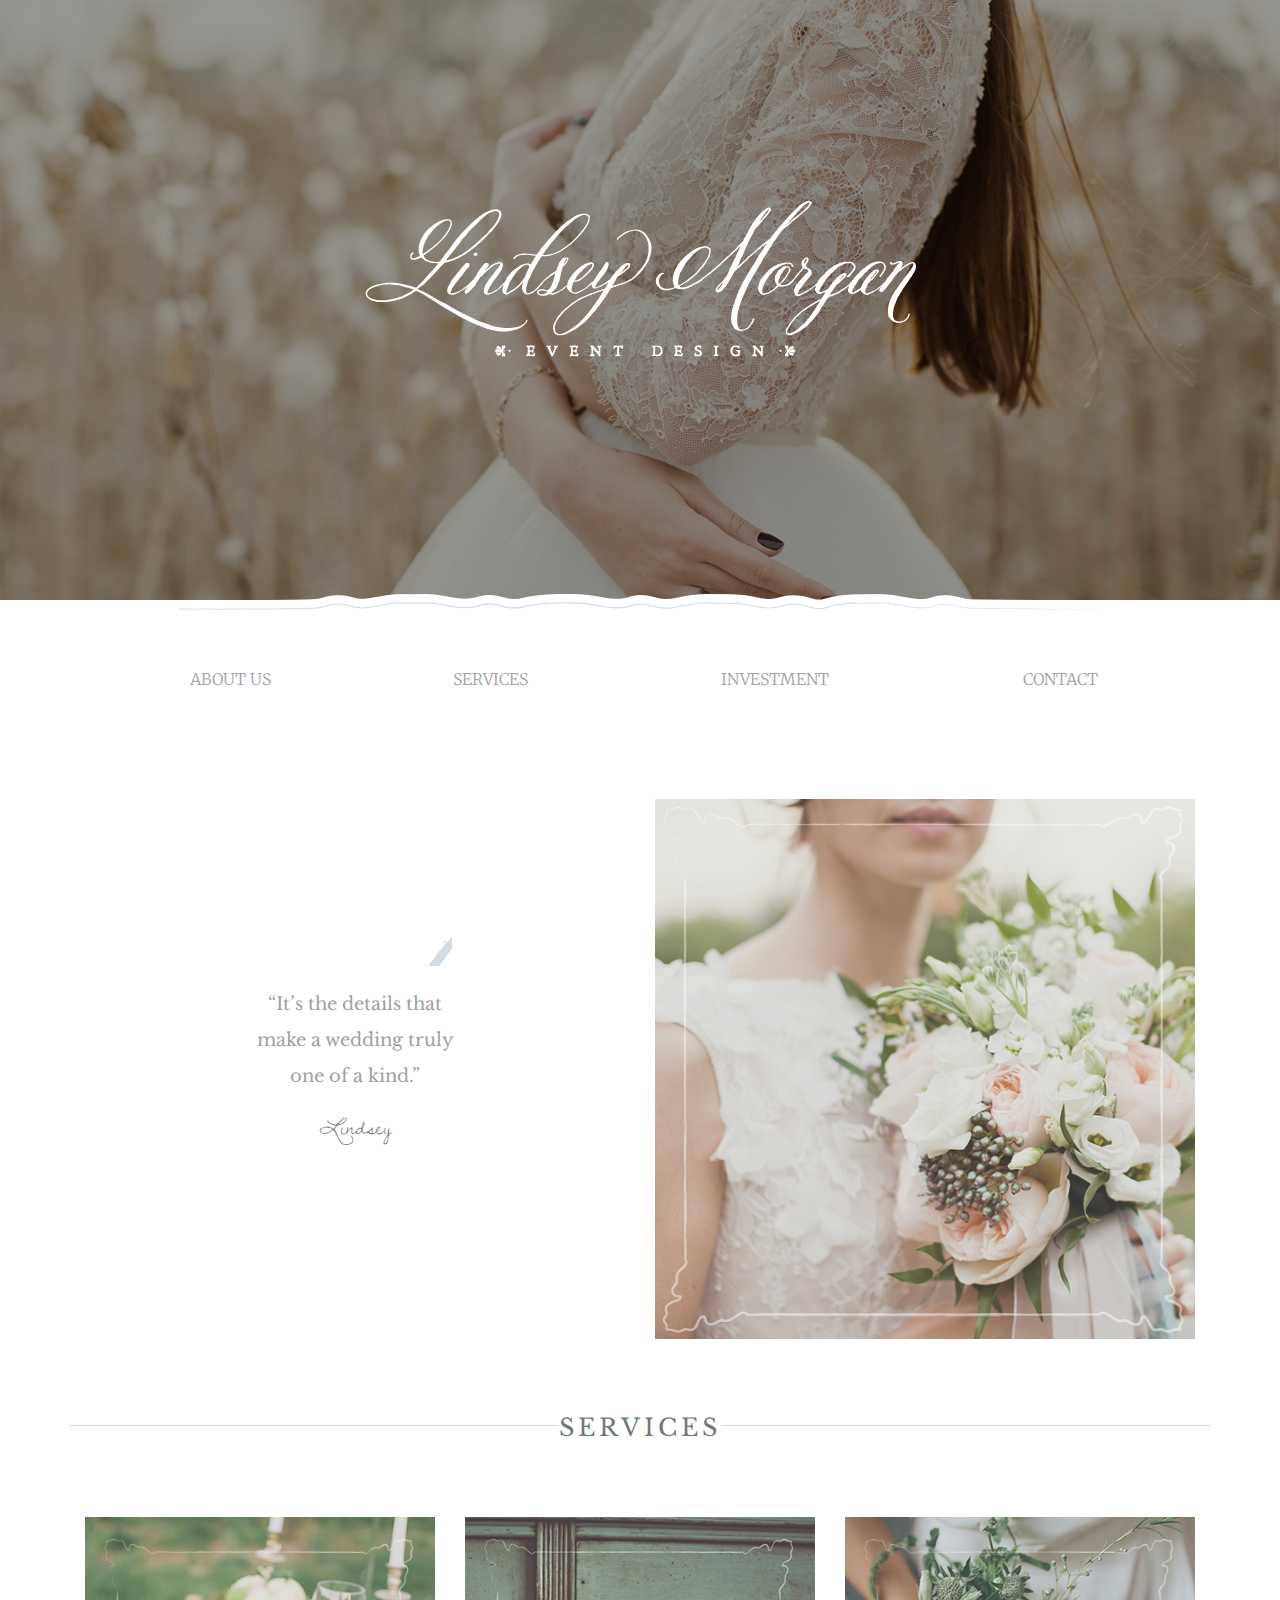
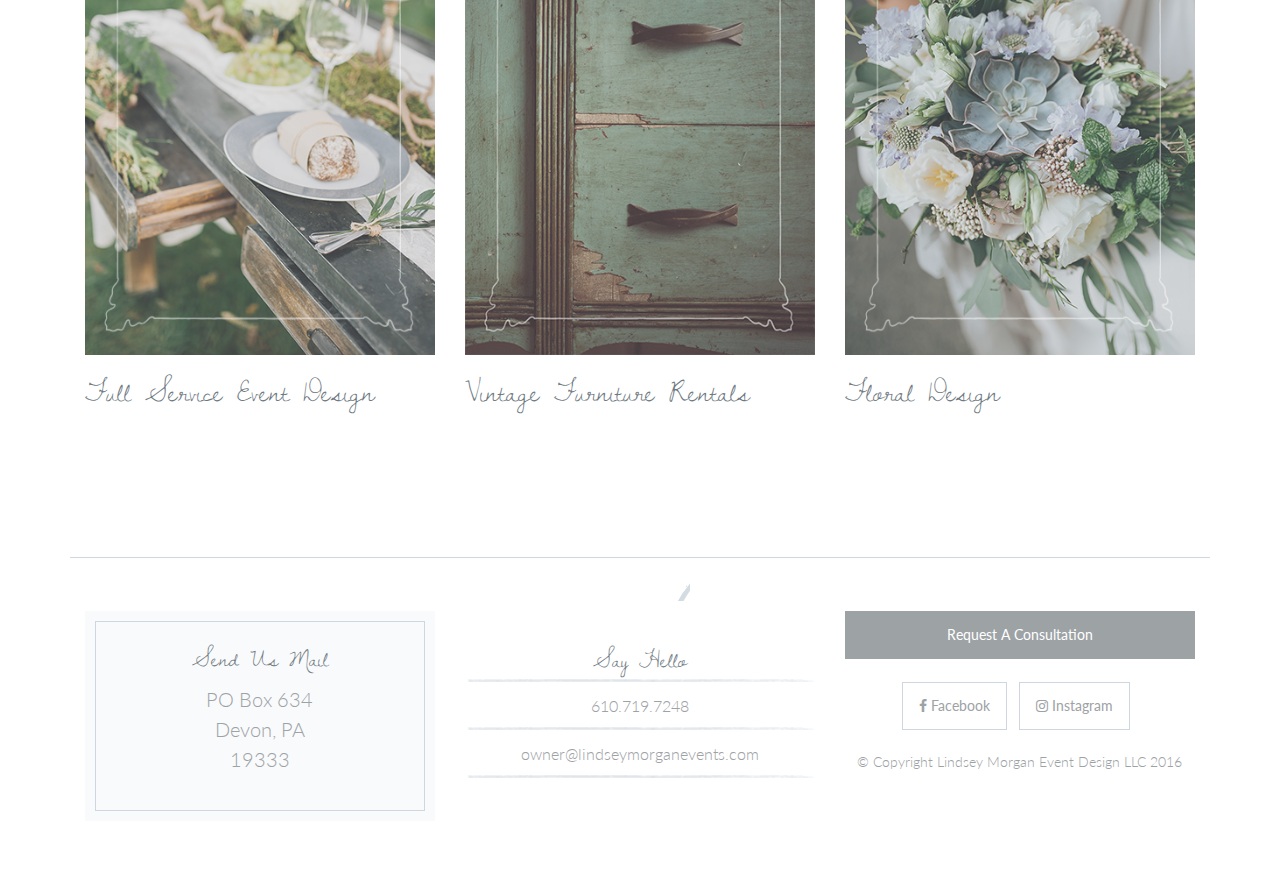
<file: index.html>
<!DOCTYPE html>
<html lang="en">
<head>
	<meta http-equiv="X-UA-Compatible" content="IE=edge,chrome=1">
	<title>Home | Lindsey Morgan Event Design</title>
	<meta property="og:site_name" content="Lindsey Morgan Event Design">
	<meta property="og:title" content="Lindsey Morgan Event Design">
	<meta property="og:url" content="http://lindseymorganevents.com">
	<meta property="og:type" content="website">
	<meta property="og:image" content="http://lindseymorganevents.com/img/fb_logo.png"/>
	<meta property="og:description" content="Lindsey Morgan Event Design is a full service event design company that provides vintage furniture rentals and one of kind details for weddings and events serving Philadelphia, Lancaster, Chester County, Philadelphia suburbs, The Mainline, Delaware, Wilmington, Chads Ford, Brandywine Valley, Main Line, New Jersey, Poconos, Bucks County, Montgomery County, Delaware County.  Event rentals, event design, wedding furniture rentals.">  
	<meta itemprop="name" content="Lindsey Morgan Event Design">
	<meta itemprop="url" content="http://lindseymorganevents.com">
	<meta itemprop="description" content="Lindsey Morgan Event Design is a full service event design company that provides vintage furniture rentals and one of kind details for weddings and events serving Philadelphia, Lancaster, Chester County, Philadelphia suburbs, The Mainline, Delaware, Wilmington, Chads Ford, Brandywine Valley, Main Line, New Jersey, Poconos, Bucks County, Montgomery County, Delaware County.  Event rentals, event design, wedding furniture rentals.">
	<meta name="robots" content="index,follow">
	<meta charset="utf-8">
	<meta name="viewport" content="width=device-width, initial-scale=1">
	<link href="css/main.css" rel="stylesheet">
	<link rel="apple-touch-icon" sizes="57x57" href="/fav/apple-icon-57x57.png">
	<link rel="apple-touch-icon" sizes="60x60" href="/fav/apple-icon-60x60.png">
	<link rel="apple-touch-icon" sizes="72x72" href="/fav/apple-icon-72x72.png">
	<link rel="apple-touch-icon" sizes="76x76" href="/fav/apple-icon-76x76.png">
	<link rel="apple-touch-icon" sizes="114x114" href="/fav/apple-icon-114x114.png">
	<link rel="apple-touch-icon" sizes="120x120" href="/fav/apple-icon-120x120.png">
	<link rel="apple-touch-icon" sizes="144x144" href="/fav/apple-icon-144x144.png">
	<link rel="apple-touch-icon" sizes="152x152" href="/fav/apple-icon-152x152.png">
	<link rel="apple-touch-icon" sizes="180x180" href="/fav/apple-icon-180x180.png">
	<link rel="icon" type="image/png" sizes="192x192"  href="/fav/android-icon-192x192.png">
	<link rel="icon" type="image/png" sizes="32x32" href="/fav/favicon-32x32.png">
	<link rel="icon" type="image/png" sizes="96x96" href="/fav/favicon-96x96.png">
	<link rel="icon" type="image/png" sizes="16x16" href="/fav/favicon-16x16.png">
	<link rel="manifest" href="/fav/manifest.json">
	<meta name="msapplication-TileColor" content="#ffffff">
	<meta name="msapplication-TileImage" content="/fav/ms-icon-144x144.png">
	<meta name="theme-color" content="#ffffff">
	<script>
	  (function(i,s,o,g,r,a,m){i['GoogleAnalyticsObject']=r;i[r]=i[r]||function(){
	  (i[r].q=i[r].q||[]).push(arguments)},i[r].l=1*new Date();a=s.createElement(o),
	  m=s.getElementsByTagName(o)[0];a.async=1;a.src=g;m.parentNode.insertBefore(a,m)
	  })(window,document,'script','https://www.google-analytics.com/analytics.js','ga');

	  ga('create', 'UA-77375855-1', 'auto');
	  ga('send', 'pageview');

	</script>
</head>

<body id="home-page">

	<div id="home-hero">
		<!-- <video loop muted autoplay poster="img/nature-sunset.jpg" class="hero_video">
        <source src="video/Nature-Sunset.webm" type="video/webm">
        <source src="video/Nature-Sunset.mp4" type="video/mp4">
        <source src="video/Nature-Sunset.ogv" type="video/ogg">
    </video> -->
    <div class="logo">
    	<img src="img/white_logo.png" alt="Lindsey Morgan Event Design Logo" title="Lindsey Morgan Event Design">
    </div>
	</div>

	<div class="row">
		<div class="curly-top"></div>
	</div>

	<div class="row">
		<div class="container">
			<div class="row navbar-header pad-18">
	      <button type="button" class="btn btn-lg btn-block btn-primary navbar-toggle collapsed" data-toggle="collapse" data-target="#home-nav" aria-expanded="false">
	        Menu
	      </button>
	    </div>
			<ul id="home-nav" class="nav nav-pills nav-justified collapse navbar-collapse">
			  <!-- <li role="presentation" class="active"><a href="index.html">Home</a></li> -->
			  <li role="presentation"><a href="about.html">About Us</a></li>
			  <!-- <li role="presentation"><a href="portfolio.html">Portfolio</a></li> -->
			  <li role="presentation"><a href="services.html">Services</a></li>
			  <li role="presentation"><a href="investment.html">Investment</a></li>
			  <li role="presentation"><a href="contact.html">Contact</a></li>
			</ul>
		</div>
	</div>

	<div class="container">
		
		<div class="row pad-top-60">
			<div class="col-md-6 text-center">	<!-- Intro Quote -->
				<img src="img/CircleLogo.png" alt="Lindsey Morgan Event Design circle logo" title="Lindsey Morgan Event Design circle logo">
				<div class="row">
					<div class="col-md-6 col-md-offset-3">
						<blockquote>
							<h4>“It’s the details that make a wedding truly one of a kind.”</h4>
							<h3>Lindsey</h3>
						</blockquote>
					</div>
				</div>
			</div>
			<div class="col-md-6 text-center">
				<img src="img/home-feature-1.png" alt="Bride holding boquet of flowers" title="Bride holding boquet of flowers">
			</div>
		</div>

		<div class="row text-center pad-top-60">
			<div class="section-break h1-break">
				<h1 class="fancy">Services</h1>
				<div class="break"></div>
			</div>
		</div>

		<div id="services-home" class="row pad-top-60">
			<div class="col-md-4">
				<div class="learn-more-image">
					<img src="img/service-1.png" alt="Full Service Event Design" title="Full Service Event Design">
					<a href="services.html#service-1" class="learn-more">
						<h2 class="light">Learn More</h2>
					</a>
				</div>
				<h2>Full Service Event Design</h2>
				</br>
			</div>
			<div class="col-md-4">
				<div class="learn-more-image">
					<img src="img/service-2.png" alt="Vintage furniture rentals" title="Vintage furniture rentals">
					<a href="services.html#service-2" class="learn-more">
						<h2 class="light">Learn More</h2>
					</a>
				</div>
				<h2>Vintage Furniture Rentals</h2>
				</br>
			</div>
			<div class="col-md-4">
				<div class="learn-more-image">
					<img src="img/service-3.png" alt="One of a kind details" title="One of a kind details">
					<a href="services.html#service-3" class="learn-more">
						<h2 class="light">Learn More</h2>
					</a>
				</div>
				<h2>Floral Design</h2>
				</br>
			</div>
		</div>
	</div>
	
	<footer>
		<div class="container">
			
			<div class="row logo-break text-center">
				<img src="img/CircleLogo.png" alt="Lindsey Morgan Event Design circle logo" title="Lindsey Morgan Event Design circle logo">
				<div class="break"></div>
			</div>

			<div class="row">
				<div class="col-md-4">
					<div class="card text-center">
						<div class="card-inner">
							<h3>Send Us Mail</h3>
							<address>
								PO Box 634</br>
								Devon, PA</br>
								19333
							</address>
						</div>
					</div>
				</div>
				<div class="col-md-4 text-center contact-details">
					<h3 class="underline">Say Hello</h3>
					<a href="tel:610-719-7248" class="underline">610.719.7248</a>
					<a href="mailto:owner@lindseymorganevents.com?" class="underline">owner@lindseymorganevents.com</a></br>
				</div>
				<div class="col-md-4 text-center">
					<a href="contact.html" class="btn btn-block btn-primary btn-lg">Request A Consultation</a> </br>
					<a href="https://www.facebook.com/Lindsey-Morgan-Event-Design-1727757700825207/" target="_blank" class="btn btn-sketch btn-lg btn-social"><i class="fa fa-facebook" aria-hidden="true"></i> Facebook
					</a>
					<a href="https://www.instagram.com/lindseymorganeventdesign/" class="btn btn-sketch btn-lg btn-social" target="_blank"><i class="fa fa-instagram" aria-hidden="true"></i> Instagram
					</a> 
					</br>
					</br>
					<p class="small">© Copyright Lindsey Morgan Event Design LLC 2016</p>
				</div>
			</div>

		</div>
	</footer>

	<!-- Scripts -->
	<script type="text/javascript" src="/js/retina.js"></script>
	<script src="https://ajax.googleapis.com/ajax/libs/jquery/1.11.1/jquery.min.js"></script>
	<script src="https://maxcdn.bootstrapcdn.com/bootstrap/3.3.6/js/bootstrap.min.js" integrity="sha384-0mSbJDEHialfmuBBQP6A4Qrprq5OVfW37PRR3j5ELqxss1yVqOtnepnHVP9aJ7xS" crossorigin="anonymous"></script>
</body>
</html>
</file>
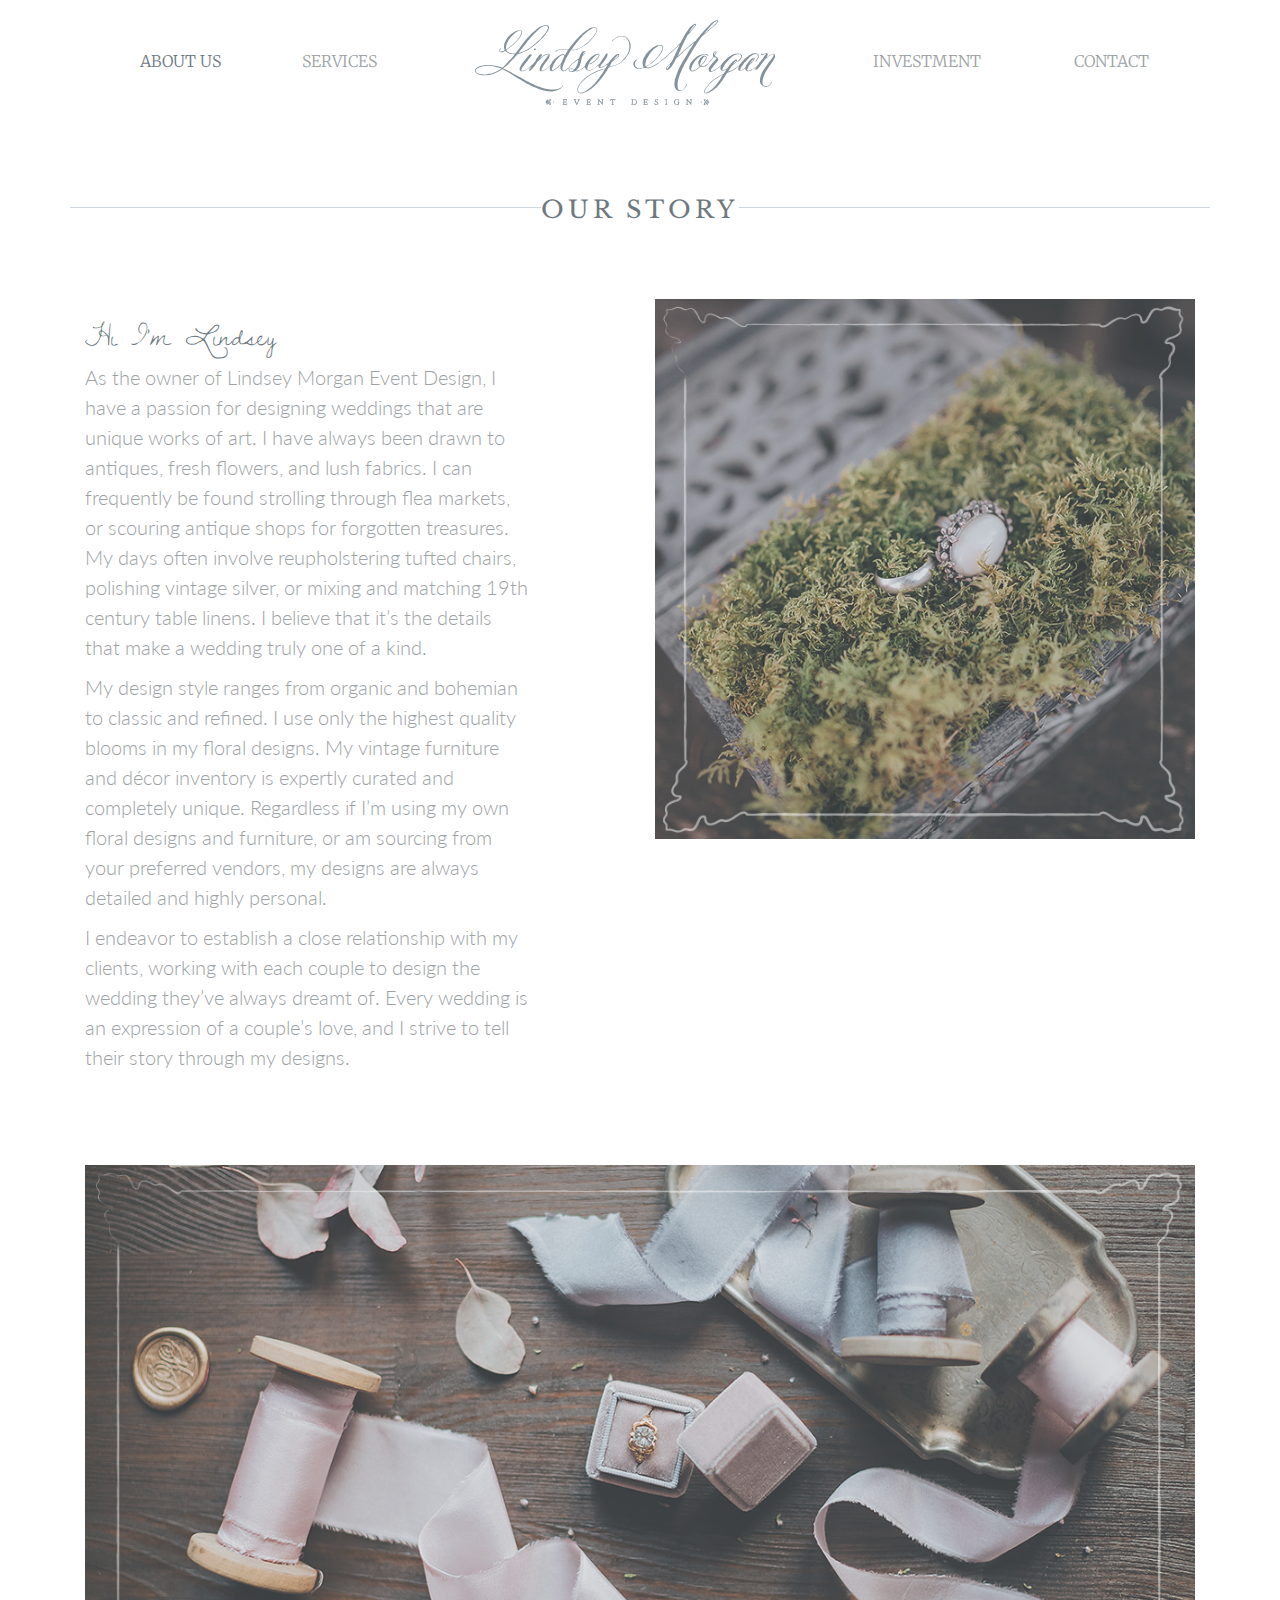
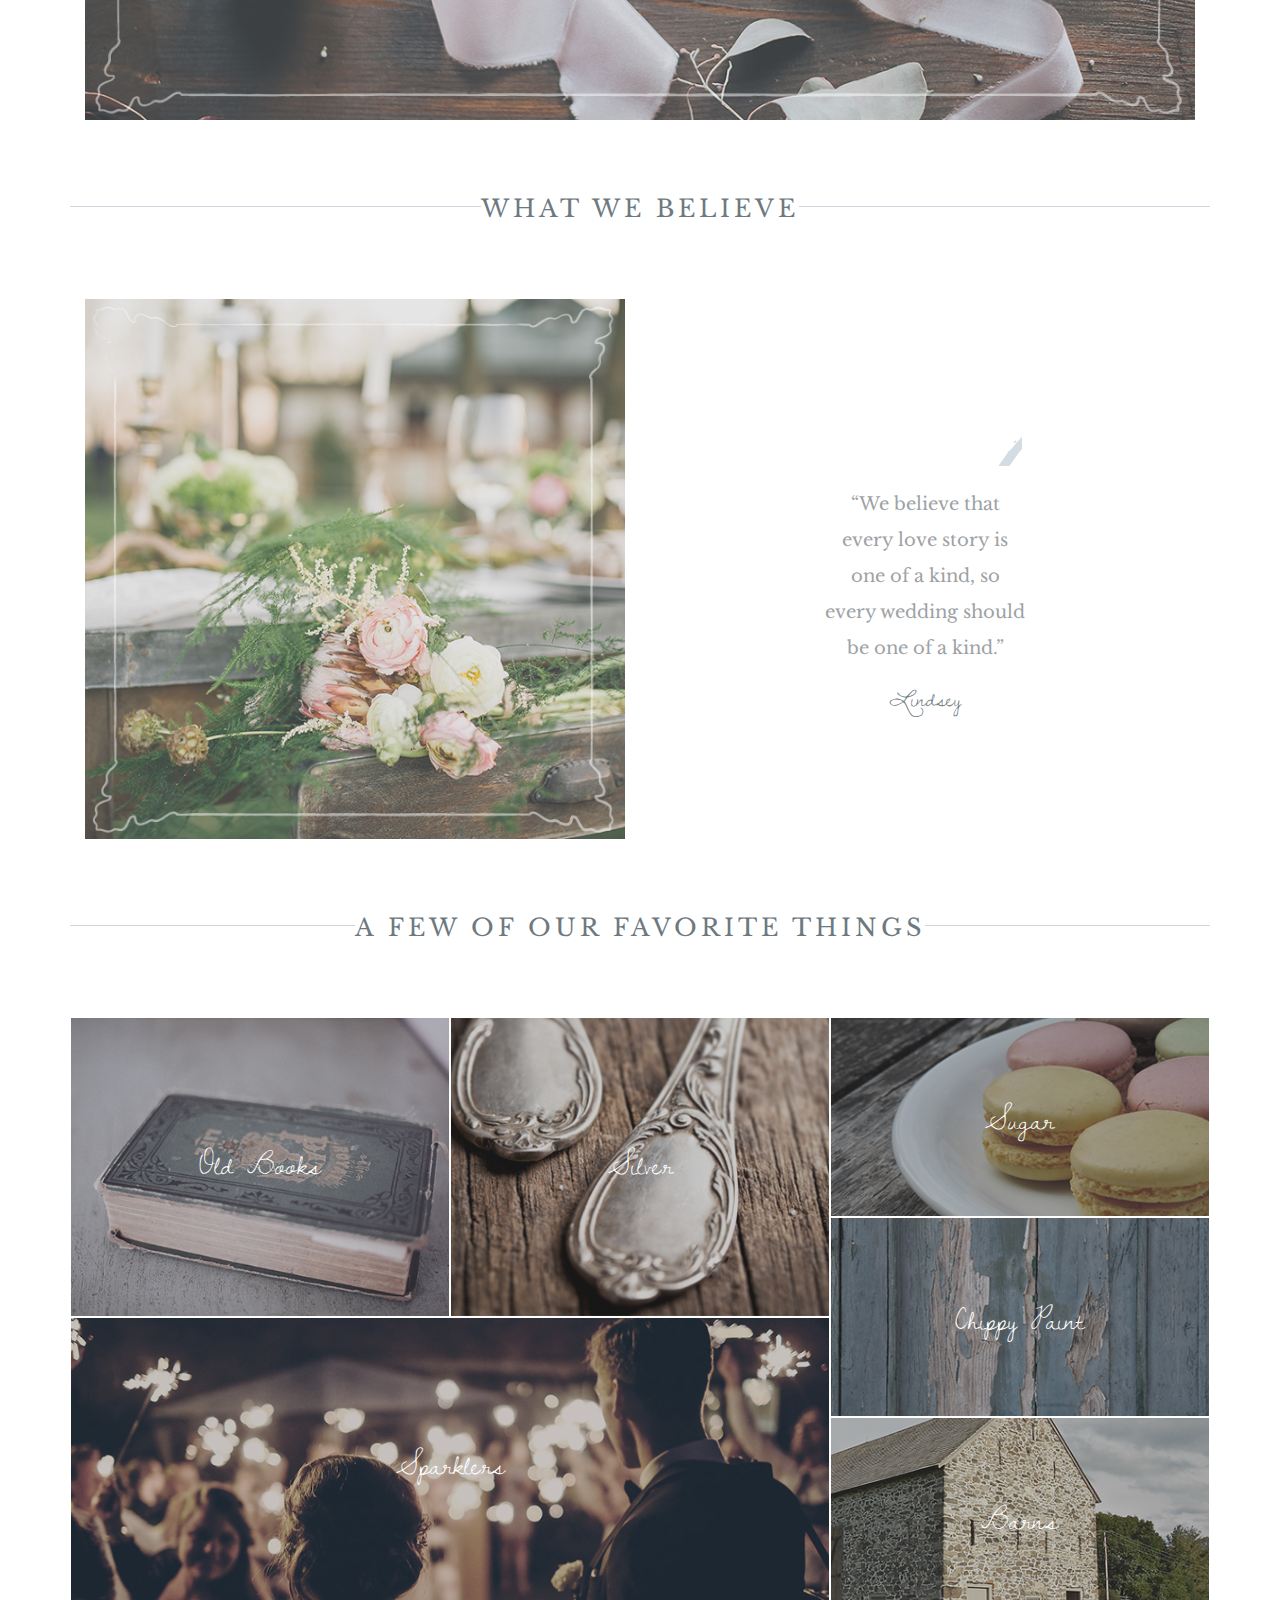
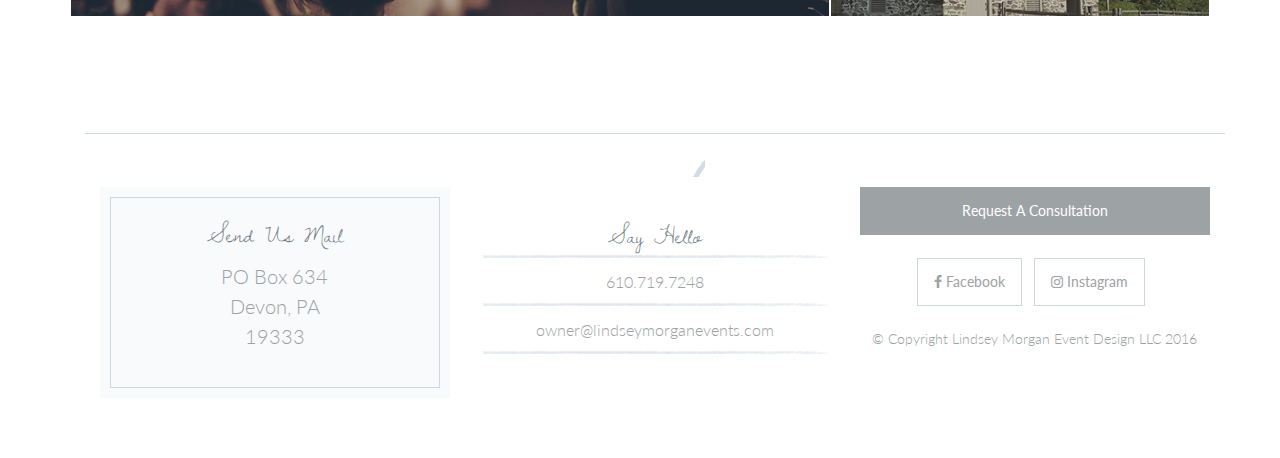
<file: about.html>
<!DOCTYPE html>
<html lang="en">
<head>
	<meta http-equiv="X-UA-Compatible" content="IE=edge,chrome=1">
	<title>About Us | Lindsey Morgan Event Design</title>
	<meta property="og:site_name" content="Lindsey Morgan Event Design">
	<meta property="og:title" content="About Us">
	<meta property="og:url" content="http://lindseymorganevents.com/about.html">
	<meta property="og:type" content="website">
	<meta property="og:image" content="http://lindseymorganevents.com/img/fb_logo.png"/>
	<meta property="og:description" content="Description of the owner of Lindsey Morgan Event Design is a full service event design company that provides vintage furniture rentals and one of kind details for weddings and events serving Philadelphia, Lancaster, Chester County, Philadelphia suburbs, The Mainline, Delaware, Wilmington, Chads Ford, Brandywine Valley, Main Line, New Jersey, Poconos, Bucks County, Montgomery County, Delaware County.  Event rentals, event design, wedding furniture rentals.">
	<meta itemprop="name" content="About Us">
	<meta itemprop="url" content="http://lindseymorganevents.com/about.html">
	<meta itemprop="description" content="Description of the owners of Lindsey Morgan Event Design is a full service event design company that provides vintage furniture rentals and one of kind details for weddings and events serving Philadelphia, Lancaster, Chester County, Philadelphia suburbs, The Mainline, Delaware, Wilmington, Chads Ford, Brandywine Valley, Main Line, New Jersey, Poconos, Bucks County, Montgomery County, Delaware County.  Event rentals, event design, wedding furniture rentals.">
	<meta name="robots" content="index,follow">
	<meta charset="utf-8">
	<meta name="viewport" content="width=device-width, initial-scale=1">
	<link href="stylesheets/main.css" rel="stylesheet">	
	<link rel="apple-touch-icon" sizes="57x57" href="/fav/apple-icon-57x57.png">
	<link rel="apple-touch-icon" sizes="60x60" href="/fav/apple-icon-60x60.png">
	<link rel="apple-touch-icon" sizes="72x72" href="/fav/apple-icon-72x72.png">
	<link rel="apple-touch-icon" sizes="76x76" href="/fav/apple-icon-76x76.png">
	<link rel="apple-touch-icon" sizes="114x114" href="/fav/apple-icon-114x114.png">
	<link rel="apple-touch-icon" sizes="120x120" href="/fav/apple-icon-120x120.png">
	<link rel="apple-touch-icon" sizes="144x144" href="/fav/apple-icon-144x144.png">
	<link rel="apple-touch-icon" sizes="152x152" href="/fav/apple-icon-152x152.png">
	<link rel="apple-touch-icon" sizes="180x180" href="/fav/apple-icon-180x180.png">
	<link rel="icon" type="image/png" sizes="192x192"  href="/fav/android-icon-192x192.png">
	<link rel="icon" type="image/png" sizes="32x32" href="/fav/favicon-32x32.png">
	<link rel="icon" type="image/png" sizes="96x96" href="/fav/favicon-96x96.png">
	<link rel="icon" type="image/png" sizes="16x16" href="/fav/favicon-16x16.png">
	<link rel="manifest" href="/fav/manifest.json">
	<meta name="msapplication-TileColor" content="#ffffff">
	<meta name="msapplication-TileImage" content="/fav/ms-icon-144x144.png">
	<meta name="theme-color" content="#ffffff">
	<script>
	  (function(i,s,o,g,r,a,m){i['GoogleAnalyticsObject']=r;i[r]=i[r]||function(){
	  (i[r].q=i[r].q||[]).push(arguments)},i[r].l=1*new Date();a=s.createElement(o),
	  m=s.getElementsByTagName(o)[0];a.async=1;a.src=g;m.parentNode.insertBefore(a,m)
	  })(window,document,'script','https://www.google-analytics.com/analytics.js','ga');

	  ga('create', 'UA-77375855-1', 'auto');
	  ga('send', 'pageview');

	</script>
</head>

<body id="about-page">

	<div class="row">
		<div class="container">
			<div class="row visible-xs visible-sm hidden-md hidden-lg text-center pad-18">
				<a href="index.html"><img src="img/logo.png" width="260" height="75" alt="Lindsey Morgan Events Logo" title="Lindsey Morgan Events Logo"></a>
			</div>
			<div class="row navbar-header pad-18">
	      <button type="button" class="btn btn-lg btn-primary btn-block navbar-toggle collapsed" data-toggle="collapse" data-target="#logo-nav" aria-expanded="false">
	        Menu
	      </button>
	    </div>
			<ul id="logo-nav" class="nav nav-pills nav-justified collapse navbar-collapse">
			  <!-- <li role="presentation"><a href="index.html">Home</a></li> -->
			  <li role="presentation" class="active"><a href="about.html">About Us</a></li>
			  <!-- <li role="presentation"><a href="portfolio.html">Portfolio</a></li> -->
			  <li role="presentation"><a href="services.html">Services</a></li>
			  <li role="presentation" class="logo hidden-xs hidden-sm"><a href="index.html"><img src="img/logo.svg" width="310" height="90" alt="Lindsey Morgan Events Logo" title="Lindsey Morgan Events Logo"></a></li>
			  <li role="presentation"><a href="investment.html">Investment</a></li>
			  <li role="presentation"><a href="contact.html">Contact</a></li>
			</ul>
		</div>
	</div>
	
	<div class="container">
		
		<div class="row text-center pad-top-60">
			<div class="section-break h1-break">
				<h1 class="fancy">Our Story</h1>
				<div class="break"></div>
			</div>
		</div>

		<div class="row pad-top-60">
			<div class="col-md-5">
				<h2>Hi I'm Lindsey</h2>
				<p>As the owner of Lindsey Morgan Event Design, I have a passion for designing weddings that are unique works of art. I have always been drawn to antiques, fresh flowers, and lush fabrics. I can frequently be found strolling through flea markets, or scouring antique shops for forgotten treasures. My days often involve reupholstering tufted chairs, polishing vintage silver, or mixing and matching 19th century table linens. I believe that it’s the details that make a wedding truly one of a kind.</p>
				<p>My design style ranges from organic and bohemian to classic and refined. I use only the highest quality blooms in my floral designs. My vintage furniture and décor inventory is expertly curated and completely unique. Regardless if I’m using my own floral designs and furniture, or am sourcing from your preferred vendors, my designs are always detailed and highly personal.</p>
				<p>I endeavor to establish a close relationship with my clients, working with each couple to design the wedding they’ve always dreamt of.  Every wedding is an expression of a couple’s love, and I strive to tell their story through my designs.</p>
				</br>
			</div>
			<div class="col-md-offset-1 col-md-6">
				<img src="img/about-lindsey.png" alt="Picture of Lindsey" title="Meet Lindsey">
			</div>
		</div>

		<div class="row pad-top-60">
			<div class="col-md-12">
				<img src="img/about-lindsey-action.png" alt="Picture of Lindsey working" title="Lindsey in action">
			</div>
		</div>

		<div class="row text-center pad-top-60">
			<div class="section-break h1-break">
				<h1 class="fancy">What We Believe</h1>
				<div class="break"></div>
			</div>
		</div>

		<div class="row pad-top-60">
			<div class="col-md-6">
				<img src="img/about-mission.png" alt="Image of sourced goods" title="Our mission">
			</div>
			<div class="col-md-6 text-center">
				<img src="img/CircleLogo.png" alt="Lindsey Morgan Event Design circle logo" title="Lindsey Morgan Event Design circle logo" class="hidden-xs hidden-sm">
				<div class="row">
					<div class="col-md-6 col-md-offset-3">
						<blockquote>
							<h4>“We believe that every love story is one of a kind, so every wedding should be one of a kind.”</h4>
							<h3>Lindsey</h3>
						</blockquote>
					</div>
				</div>
			</div>
		</div>

		<div class="row text-center pad-top-60">
			<div class="section-break h1-break">
				<h1 class="fancy">A Few of Our Favorite Things</h1>
				<div class="break"></div>
			</div>
		</div>

		<div class="row text-center collage pad-top-60"> <!-- Data Collage -->
			<div class="col-md-8">
				<div class="row">
					<div id="fav-1" class="col-md-6 height-50">
						<span>
							<h2 class="light">Old Books</h2>
						</span>
					</div>
					<div id="fav-2" class="col-md-6 height-50">
						<span>
							<h2 class="light">Silver</h2>
						</span>
					</div>
				</div>
				<div class="row">
					<div id="fav-3" class="col-md-12 height-50">
						<span>
							<h2 class="light">Sparklers</h2>
						</span>	
					</div>
				</div>
			</div>
			<div class="col-md-4">
				<div class="row">
					<div id="fav-4" class="col-md-12 height-30">
						<span>
							<h2 class="light">Sugar</h2>
						</span>
					</div>
				</div>
				<div class="row">
					<div id="fav-5" class="col-md-12 height-30">
						<span>
							<h2 class="light">Chippy Paint</h2>
						</span>	
					</div>
				</div>
				<div class="row">
					<div id="fav-6" class="col-md-12 height-30">
						<span>
							<h2 class="light">Barns</h2>
						</span>
					</div>
				</div>
			</div>
		</div> <!-- End Data Collage -->

		<footer>
		<div class="container">
			
			<div class="row logo-break text-center">
				<img src="img/CircleLogo.png" alt="Lindsey Morgan Event Design circle logo" title="Lindsey Morgan Event Design circle logo">
				<div class="break"></div>
			</div>

			<div class="row">
				<div class="col-md-4">
					<div class="card text-center">
						<div class="card-inner">
							<h3>Send Us Mail</h3>
							<address>
								PO Box 634</br>
								Devon, PA</br>
								19333
							</address>
						</div>
					</div>
				</div>
				<div class="col-md-4 text-center contact-details">
					<h3 class="underline">Say Hello</h3>
					<a href="tel:610-719-7248" class="underline">610.719.7248</a>
					<a href="mailto:owner@lindseymorganevents.com?" class="underline">owner@lindseymorganevents.com</a></br>
				</div>
				<div class="col-md-4 text-center">
					<a href="contact.html" class="btn btn-block btn-primary btn-lg">Request A Consultation</a> </br>
					<a href="https://www.facebook.com/Lindsey-Morgan-Event-Design-1727757700825207/" target="_blank" class="btn btn-sketch btn-lg btn-social"><i class="fa fa-facebook" aria-hidden="true"></i> Facebook
					</a>
					<a href="https://www.instagram.com/lindseymorganeventdesign/" class="btn btn-sketch btn-lg btn-social" target="_blank"><i class="fa fa-instagram" aria-hidden="true"></i> Instagram
					</a> 
					</br>
					</br>
					<p class="small">© Copyright Lindsey Morgan Event Design LLC 2016</p>
				</div>
			</div>

		</div>
	</footer>
	</div>

	<!-- Scripts -->
	<script type="text/javascript" src="/js/retina.js"></script>
	<script src="https://ajax.googleapis.com/ajax/libs/jquery/1.11.1/jquery.min.js"></script>
	<script src="https://maxcdn.bootstrapcdn.com/bootstrap/3.3.6/js/bootstrap.min.js" integrity="sha384-0mSbJDEHialfmuBBQP6A4Qrprq5OVfW37PRR3j5ELqxss1yVqOtnepnHVP9aJ7xS" crossorigin="anonymous"></script>
</body>
</html>
</file>
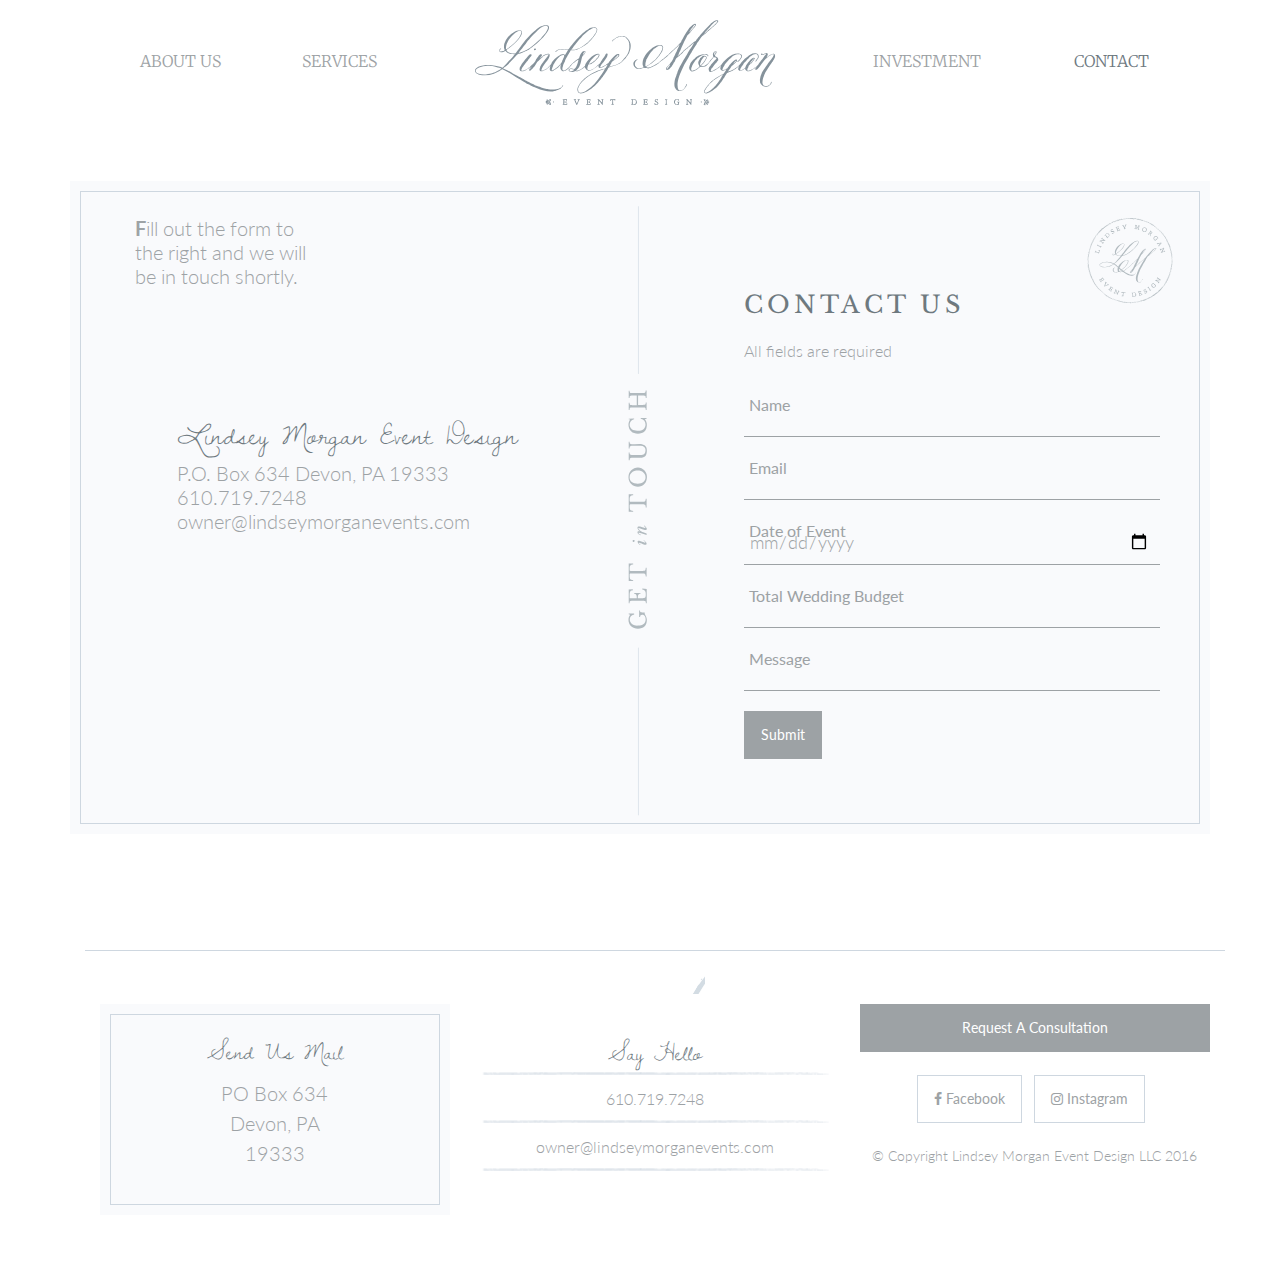
<file: contact.html>
<!DOCTYPE html>
<html lang="en">
<head>
	<meta http-equiv="X-UA-Compatible" content="IE=edge,chrome=1">
	<title>Contact | Lindsey Morgan Event Design</title>
	<meta property="og:site_name" content="Lindsey Morgan Event Design">
	<meta property="og:title" content="Contact">
	<meta property="og:url" content="http://lindseymorganevents.com/contact.html">
	<meta property="og:type" content="website">
	<meta property="og:image" content="http://lindseymorganevents.com/img/fb_logo.png"/>
	<meta property="og:description" content="PO Box 634 Devon, PA 19333. Lindsey Morgan Event Design is a full service event design company that provides vintage furniture rentals and one of kind details for weddings and events serving Philadelphia, Lancaster, Chester County, Philadelphia suburbs, The Mainline, Delaware, Wilmington, Chads Ford, Brandywine Valley, Main Line, New Jersey, Poconos, Bucks County, Montgomery County, Delaware County.  Event rentals, event design, wedding furniture rentals.">
	<meta itemprop="name" content="Contact">
	<meta itemprop="url" content="http://lindseymorganevents.com/contact.html">
	<meta itemprop="description" content="PO Box 634 Devon, PA 19333. Lindsey Morgan Event Design is a full service event design company that provides vintage furniture rentals and one of kind details for weddings and events serving Philadelphia, Lancaster, Chester County, Philadelphia suburbs, The Mainline, Delaware, Wilmington, Chads Ford, Brandywine Valley, Main Line, New Jersey, Poconos, Bucks County, Montgomery County, Delaware County.  Event rentals, event design, wedding furniture rentals.">
	<meta name="robots" content="index,follow">
	<meta charset="utf-8">
	<meta name="viewport" content="width=device-width, initial-scale=1">
	<link href="stylesheets/main.css" rel="stylesheet">
	<link rel="apple-touch-icon" sizes="57x57" href="/fav/apple-icon-57x57.png">
	<link rel="apple-touch-icon" sizes="60x60" href="/fav/apple-icon-60x60.png">
	<link rel="apple-touch-icon" sizes="72x72" href="/fav/apple-icon-72x72.png">
	<link rel="apple-touch-icon" sizes="76x76" href="/fav/apple-icon-76x76.png">
	<link rel="apple-touch-icon" sizes="114x114" href="/fav/apple-icon-114x114.png">
	<link rel="apple-touch-icon" sizes="120x120" href="/fav/apple-icon-120x120.png">
	<link rel="apple-touch-icon" sizes="144x144" href="/fav/apple-icon-144x144.png">
	<link rel="apple-touch-icon" sizes="152x152" href="/fav/apple-icon-152x152.png">
	<link rel="apple-touch-icon" sizes="180x180" href="/fav/apple-icon-180x180.png">
	<link rel="icon" type="image/png" sizes="192x192"  href="/fav/android-icon-192x192.png">
	<link rel="icon" type="image/png" sizes="32x32" href="/fav/favicon-32x32.png">
	<link rel="icon" type="image/png" sizes="96x96" href="/fav/favicon-96x96.png">
	<link rel="icon" type="image/png" sizes="16x16" href="/fav/favicon-16x16.png">
	<link rel="manifest" href="/fav/manifest.json">
	<meta name="msapplication-TileColor" content="#ffffff">
	<meta name="msapplication-TileImage" content="/fav/ms-icon-144x144.png">
	<meta name="theme-color" content="#ffffff">
	<script>
	  (function(i,s,o,g,r,a,m){i['GoogleAnalyticsObject']=r;i[r]=i[r]||function(){
	  (i[r].q=i[r].q||[]).push(arguments)},i[r].l=1*new Date();a=s.createElement(o),
	  m=s.getElementsByTagName(o)[0];a.async=1;a.src=g;m.parentNode.insertBefore(a,m)
	  })(window,document,'script','https://www.google-analytics.com/analytics.js','ga');

	  ga('create', 'UA-77375855-1', 'auto');
	  ga('send', 'pageview');

	</script>
</head>

<body id="contact-page">

	<div class="row">
		<div class="container">
			<div class="row visible-xs visible-sm hidden-md hidden-lg text-center pad-18">
				<a href="index.html"><img src="img/logo.png" width="260" height="75" alt="Lindsey Morgan Events Logo" title="Lindsey Morgan Events Logo"></a>
			</div>
			<div class="row navbar-header pad-18">
	      <button type="button" class="btn btn-lg btn-primary btn-block navbar-toggle collapsed" data-toggle="collapse" data-target="#logo-nav" aria-expanded="false">
	        Menu
	      </button>
	    </div>
			<ul id="logo-nav" class="nav nav-pills nav-justified collapse navbar-collapse">
			  <!-- <li role="presentation"><a href="index.html">Home</a></li> -->
			  <li role="presentation"><a href="about.html">About Us</a></li>
			  <!-- <li role="presentation"><a href="portfolio.html">Portfolio</a></li> -->
			  <li role="presentation"><a href="services.html">Services</a></li>
			  <li role="presentation" class="logo hidden-xs hidden-sm"><a href="index.html"><img src="img/logo.svg" width="310" height="90" alt="Lindsey Morgan Events Logo" title="Lindsey Morgan Events Logo"></a></li>
			  <li role="presentation"><a href="investment.html">Investment</a></li>
			  <li role="presentation" class="active"><a href="contact.html">Contact</a></li>
			</ul>
		</div>
	</div>
	
	<div class="container">
		
		<div class="row pad-top-60">
			<div id="contact-card" class="card">
				<div class="row card-inner">
					<div class="col-md-6 contact-left">
						<div id="contact-instructions" class="row hidden-xs hidden-sm">
							<div class="col-md-5">
								<p><b>F</b>ill out the form to the right and we will be in touch shortly.</p>
							</div>
						</div>
						<div id="return-address" class="row hidden-xs hidden-sm pad-top-100">
							<div class="col-md-offset-1 col-md-9">
								<h2>Lindsey Morgan Event Design</h2>
								<p>P.O. Box 634 Devon, PA 19333 </br>610.719.7248 </br>owner@lindseymorganevents.com</p>
							</div>
						</div>
					</div>
					<div class="col-md-offset-1 col-md-5 contact-right">
						<div id="stamp"></div>
						<div class="row pad-top-60">
							<h1 class="fancy-left">Contact Us</h1>
							<p><small>All fields are required</small></p>
						</div>
						<div class="row">
							<form method="post" action="form-mail.php">

									<div class="custom-input-group">
                    <input type="text" name="Name" id="Name" required>
                    <span class="highlight"></span>
                    <span class="bar"></span>
                    <label>Name</label>
                  </div>

                  <div class="custom-input-group">
                    <input type="email" name="Email" id="Email" required>
                    <span class="highlight"></span>
                    <span class="bar"></span>
                    <label>Email</label>
                  </div>

                  <div class="custom-input-group">
                    <input type="date" name="Date" id="Date" required>
                    <span class="highlight"></span>
                    <span class="bar"></span>
                    <label>Date of Event</label>
                  </div>

                  <div class="custom-input-group">
                    <input type="text" name="Budget" id="Budget" required>
                    <span class="highlight"></span>
                    <span class="bar"></span>
                    <label>Total Wedding Budget</label>
                  </div>

                  <div class="custom-input-group">
                    <input type="text" name="Message" id="Message" required>
                    <span class="highlight"></span>
                    <span class="bar"></span>
                    <label>Message</label>
                  </div>

                  <input type="submit" name="submit" value="Submit" class="btn btn-lg btn-primary" />

							</form>
						</div>
					</div>
				</div>
			</div>
		</div>
		
		<footer>
		<div class="container">
			
			<div class="row logo-break text-center">
				<img src="img/CircleLogo.png" alt="Lindsey Morgan Event Design circle logo" title="Lindsey Morgan Event Design circle logo">
				<div class="break"></div>
			</div>

			<div class="row">
				<div class="col-md-4">
					<div class="card text-center">
						<div class="card-inner">
							<h3>Send Us Mail</h3>
							<address>
								PO Box 634</br>
								Devon, PA</br>
								19333
							</address>
						</div>
					</div>
				</div>
				<div class="col-md-4 text-center contact-details">
					<h3 class="underline">Say Hello</h3>
					<a href="tel:610-719-7248" class="underline">610.719.7248</a>
					<a href="mailto:owner@lindseymorganevents.com?" class="underline">owner@lindseymorganevents.com</a></br>
				</div>
				<div class="col-md-4 text-center">
					<a href="contact.html" class="btn btn-block btn-primary btn-lg">Request A Consultation</a> </br>
					<a href="https://www.facebook.com/Lindsey-Morgan-Event-Design-1727757700825207/" target="_blank" class="btn btn-sketch btn-lg btn-social"><i class="fa fa-facebook" aria-hidden="true"></i> Facebook
					</a>
					<a href="https://www.instagram.com/lindseymorganeventdesign/" class="btn btn-sketch btn-lg btn-social" target="_blank"><i class="fa fa-instagram" aria-hidden="true"></i> Instagram
					</a> 
					</br>
					</br>
					<p class="small">© Copyright Lindsey Morgan Event Design LLC 2016</p>
				</div>
			</div>

		</div>
	</footer>
		
	</div>

	<!-- Scripts -->
	<script type="text/javascript" src="/js/retina.js"></script>
	<script src="https://ajax.googleapis.com/ajax/libs/jquery/1.11.1/jquery.min.js"></script>
	<script src="https://maxcdn.bootstrapcdn.com/bootstrap/3.3.6/js/bootstrap.min.js" integrity="sha384-0mSbJDEHialfmuBBQP6A4Qrprq5OVfW37PRR3j5ELqxss1yVqOtnepnHVP9aJ7xS" crossorigin="anonymous"></script>
</body>
</html>
</file>
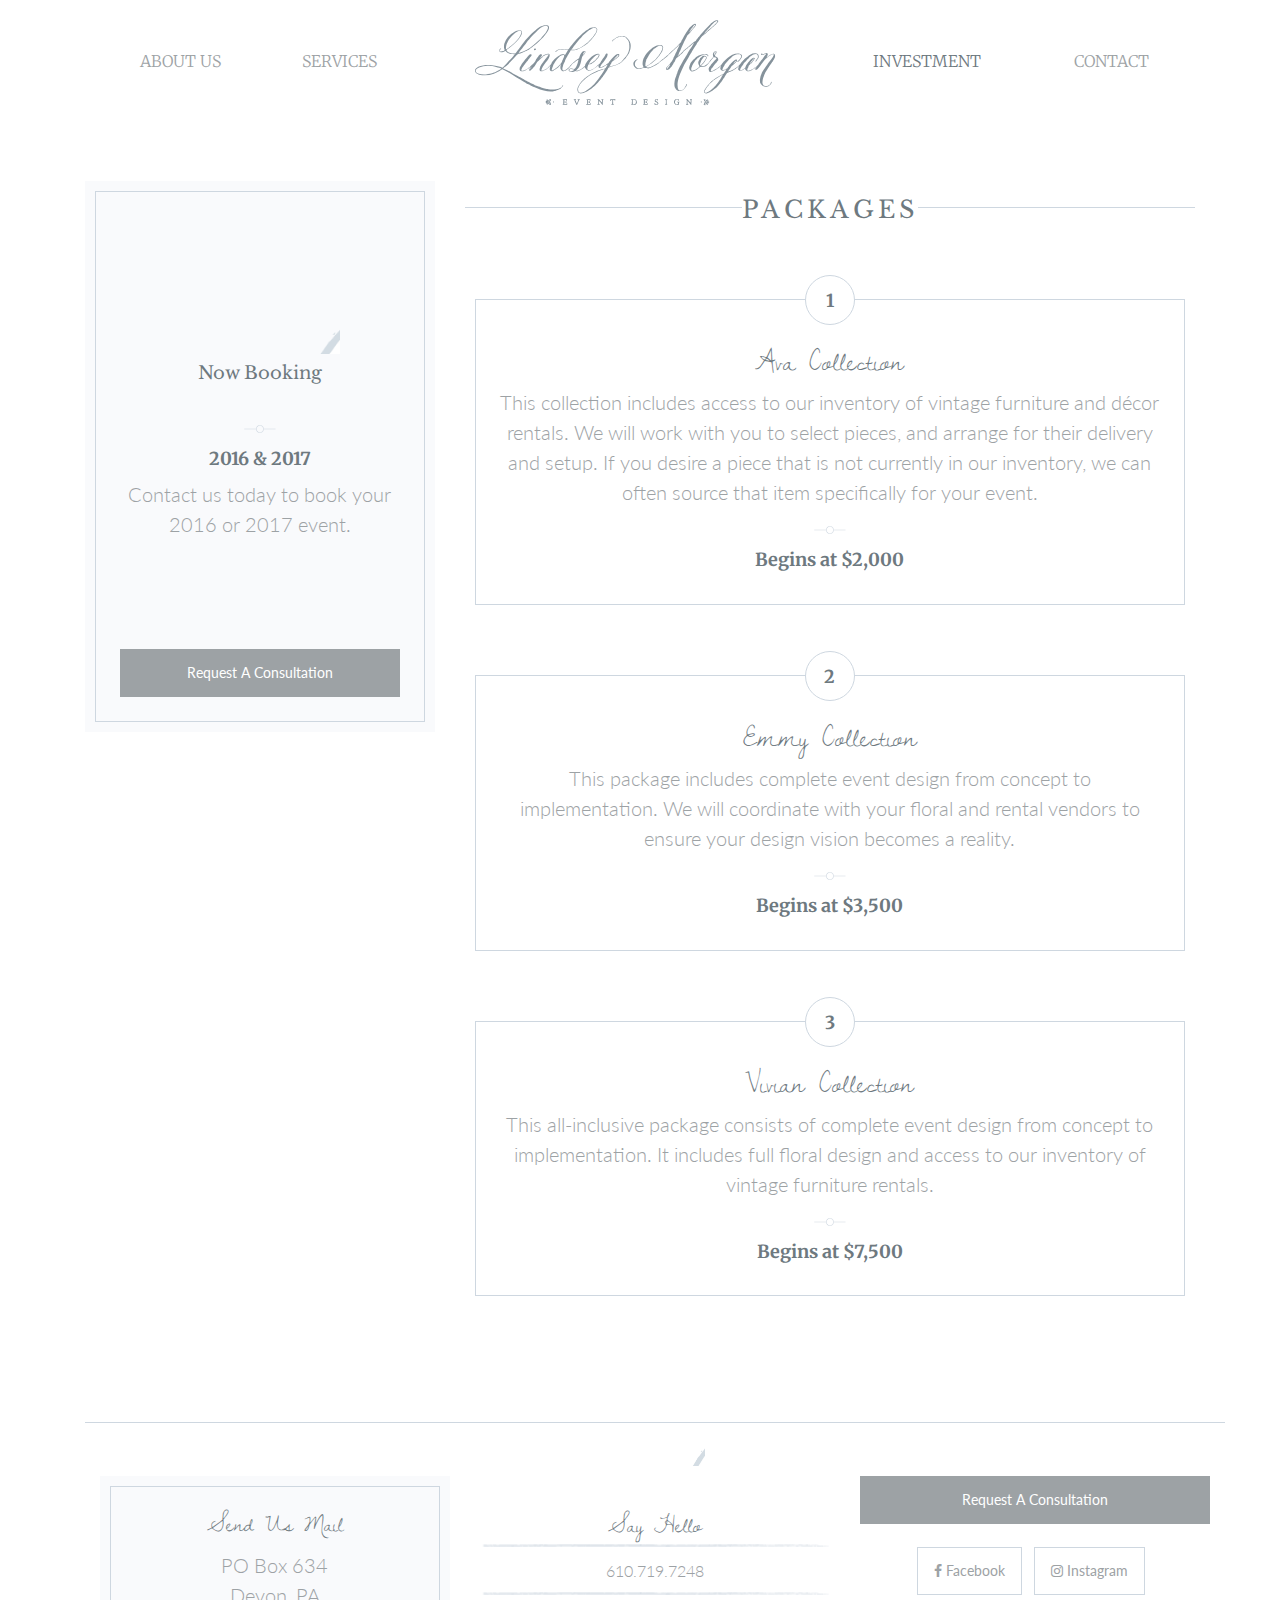
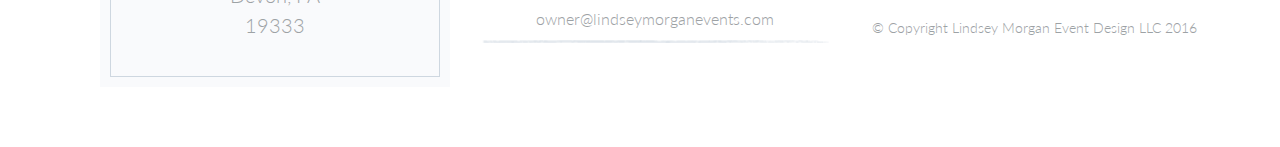
<file: investment.html>
<!DOCTYPE html>
<html lang="en">
<head>
	<meta http-equiv="X-UA-Compatible" content="IE=edge,chrome=1">
	<title>Investment | Lindsey Morgan Event Design</title>
	<meta property="og:site_name" content="Lindsey Morgan Event Design">
	<meta property="og:title" content="Investment">
	<meta property="og:url" content="http://lindseymorganevents.com/investment.html">
	<meta property="og:type" content="website">
	<meta property="og:image" content="http://lindseymorganevents.com/img/fb_logo.png"/>
	<meta property="og:description" content="Investment packages for your event provided by Lindsey Morgan Event Design.  A a full service event design company that provides vintage furniture rentals and one of kind details for weddings and events serving Philadelphia, Lancaster, Chester County, Philadelphia suburbs, The Mainline, Delaware, Wilmington, Chads Ford, Brandywine Valley, Main Line, New Jersey, Poconos, Bucks County, Montgomery County, Delaware County.  Event rentals, event design, wedding furniture rentals.">
	<meta itemprop="name" content="Investment">
	<meta itemprop="url" content="http://lindseymorganevents.com/investment.html">
	<meta itemprop="description" content="Investment packages for your event provided by Lindsey Morgan Event Design.  A a full service event design company that provides vintage furniture rentals and one of kind details for weddings and events serving Philadelphia, Lancaster, Chester County, Philadelphia suburbs, The Mainline, Delaware, Wilmington, Chads Ford, Brandywine Valley, Main Line, New Jersey, Poconos, Bucks County, Montgomery County, Delaware County.  Event rentals, event design, wedding furniture rentals.">
	<meta name="robots" content="index,follow">
	<meta charset="utf-8">
	<meta name="viewport" content="width=device-width, initial-scale=1">
	<link href="stylesheets/main.css" rel="stylesheet">
	<link rel="apple-touch-icon" sizes="57x57" href="/fav/apple-icon-57x57.png">
	<link rel="apple-touch-icon" sizes="60x60" href="/fav/apple-icon-60x60.png">
	<link rel="apple-touch-icon" sizes="72x72" href="/fav/apple-icon-72x72.png">
	<link rel="apple-touch-icon" sizes="76x76" href="/fav/apple-icon-76x76.png">
	<link rel="apple-touch-icon" sizes="114x114" href="/fav/apple-icon-114x114.png">
	<link rel="apple-touch-icon" sizes="120x120" href="/fav/apple-icon-120x120.png">
	<link rel="apple-touch-icon" sizes="144x144" href="/fav/apple-icon-144x144.png">
	<link rel="apple-touch-icon" sizes="152x152" href="/fav/apple-icon-152x152.png">
	<link rel="apple-touch-icon" sizes="180x180" href="/fav/apple-icon-180x180.png">
	<link rel="icon" type="image/png" sizes="192x192"  href="/fav/android-icon-192x192.png">
	<link rel="icon" type="image/png" sizes="32x32" href="/fav/favicon-32x32.png">
	<link rel="icon" type="image/png" sizes="96x96" href="/fav/favicon-96x96.png">
	<link rel="icon" type="image/png" sizes="16x16" href="/fav/favicon-16x16.png">
	<link rel="manifest" href="/fav/manifest.json">
	<meta name="msapplication-TileColor" content="#ffffff">
	<meta name="msapplication-TileImage" content="/fav/ms-icon-144x144.png">
	<meta name="theme-color" content="#ffffff">
	<script>
	  (function(i,s,o,g,r,a,m){i['GoogleAnalyticsObject']=r;i[r]=i[r]||function(){
	  (i[r].q=i[r].q||[]).push(arguments)},i[r].l=1*new Date();a=s.createElement(o),
	  m=s.getElementsByTagName(o)[0];a.async=1;a.src=g;m.parentNode.insertBefore(a,m)
	  })(window,document,'script','https://www.google-analytics.com/analytics.js','ga');

	  ga('create', 'UA-77375855-1', 'auto');
	  ga('send', 'pageview');

	</script>
</head>

<body id="investment-page">

	<div class="row">
		<div class="container">
			<div class="row visible-xs visible-sm hidden-md hidden-lg text-center pad-18">
				<a href="index.html"><img src="img/logo.png" width="260" height="75" alt="Lindsey Morgan Events Logo" title="Lindsey Morgan Events Logo"></a>
			</div>
			<div class="row navbar-header pad-18">
	      <button type="button" class="btn btn-lg btn-primary btn-block navbar-toggle collapsed" data-toggle="collapse" data-target="#logo-nav" aria-expanded="false">
	        Menu
	      </button>
	    </div>
			<ul id="logo-nav" class="nav nav-pills nav-justified collapse navbar-collapse">
			  <!-- <li role="presentation"><a href="index.html">Home</a></li> -->
			  <li role="presentation"><a href="about.html">About Us</a></li>
			  <!-- <li role="presentation"><a href="portfolio.html">Portfolio</a></li> -->
			  <li role="presentation"><a href="services.html">Services</a></li>
			  <li role="presentation" class="logo hidden-xs hidden-sm"><a href="index.html"><img src="img/logo.svg" width="310" height="90" alt="Lindsey Morgan Events Logo" title="Lindsey Morgan Events Logo"></a></li>
			  <li role="presentation" class="active"><a href="investment.html">Investment</a></li>
			  <li role="presentation"><a href="contact.html">Contact</a></li>
			</ul>
		</div>
	</div>
	
	<div class="container">
		
		<div class="row">
			<div class="col-md-8 col-md-push-4 pad-top-60">
				
				<div class="row text-center section-break h1-break">
					<h1 class="fancy">Packages</h1>
					<div class="break"></div>
				</div>

				<div class="row text-center">
					<div class="card-numbered">
						<div class="number">1</div>
						<div class="card-inner">
							<h2>Ava Collection</h2>
							<p>This collection includes access to our inventory of vintage furniture and décor rentals. We will work with you to select pieces, and arrange for their delivery and setup. If you desire a piece that is not currently in our inventory, we can often source that item specifically for your event.</p>
							<img src="img/break.png" alt="Heading Break" title="Heading Break">
							</br>
							<h5>Begins at $2,000</h5>
						</div>
					</div>
				</div>

				<div class="row text-center">
					<div class="card-numbered">
						<div class="number">2</div>
						<div class="card-inner">
							<h2>Emmy Collection</h2>
							<p>This package includes complete event design from concept to implementation. We will coordinate with your floral and rental vendors to ensure your design vision becomes a reality.</p>
							<img src="img/break.png" alt="Heading Break" title="Heading Break">
							</br>
							<h5>Begins at $3,500</h5>
						</div>
					</div>
				</div>

				<div class="row text-center">
					<div class="card-numbered">
						<div class="number">3</div>
						<div class="card-inner">
							<h2>Vivian Collection</h2>
							<p>This all-inclusive package consists of complete event design from concept to implementation. It includes full floral design and access to our inventory of vintage furniture rentals.</p>
							<img src="img/break.png" alt="Heading Break" title="Heading Break">
							</br>
							<h5>Begins at $7,500</h5>
						</div>
					</div>
				</div>

			</div>
	  	
	  	<div class="col-md-4 col-md-pull-8 pad-top-60">
	  		<div class="card text-center">
					<div class="card-inner">
						<img src="img/CircleLogo.png" alt="Lindsey Morgan Event Design circle logo" title="Lindsey Morgan Event Design circle logo" width="160">
						<h4 class="fancy">Now Booking</h4>
						</br>
						<img src="img/break.png" alt="Heading Break" title="Heading Break">
						</br>
						<h5>2016 & 2017</h5>
						<p>Contact us today to book your 2016 or 2017 event.</p>
						<div class="pad-top-100"></div>
						<a href="contact.html" class="btn btn-lg btn-block btn-primary">Request A Consultation</a>
					</div>
				</div>
	  	</div>
  	</div>

		<footer>
		<div class="container">
			
			<div class="row logo-break text-center">
				<img src="img/CircleLogo.png" alt="Lindsey Morgan Event Design circle logo" title="Lindsey Morgan Event Design circle logo">
				<div class="break"></div>
			</div>

			<div class="row">
				<div class="col-md-4">
					<div class="card text-center">
						<div class="card-inner">
							<h3>Send Us Mail</h3>
							<address>
								PO Box 634</br>
								Devon, PA</br>
								19333
							</address>
						</div>
					</div>
				</div>
				<div class="col-md-4 text-center contact-details">
					<h3 class="underline">Say Hello</h3>
					<a href="tel:610-719-7248" class="underline">610.719.7248</a>
					<a href="mailto:owner@lindseymorganevents.com?" class="underline">owner@lindseymorganevents.com</a></br>
				</div>
				<div class="col-md-4 text-center">
					<a href="contact.html" class="btn btn-block btn-primary btn-lg">Request A Consultation</a> </br>
					<a href="https://www.facebook.com/Lindsey-Morgan-Event-Design-1727757700825207/" target="_blank" class="btn btn-sketch btn-lg btn-social"><i class="fa fa-facebook" aria-hidden="true"></i> Facebook
					</a>
					<a href="https://www.instagram.com/lindseymorganeventdesign/" class="btn btn-sketch btn-lg btn-social" target="_blank"><i class="fa fa-instagram" aria-hidden="true"></i> Instagram
					</a> 
					</br>
					</br>
					<p class="small">© Copyright Lindsey Morgan Event Design LLC 2016</p>
				</div>
			</div>

		</div>
	</footer>
		
	</div>

	<!-- Scripts -->
	<script type="text/javascript" src="/js/retina.js"></script>
	<script src="https://ajax.googleapis.com/ajax/libs/jquery/1.11.1/jquery.min.js"></script>
	<script src="https://maxcdn.bootstrapcdn.com/bootstrap/3.3.6/js/bootstrap.min.js" integrity="sha384-0mSbJDEHialfmuBBQP6A4Qrprq5OVfW37PRR3j5ELqxss1yVqOtnepnHVP9aJ7xS" crossorigin="anonymous"></script>
</body>
</html>
</file>
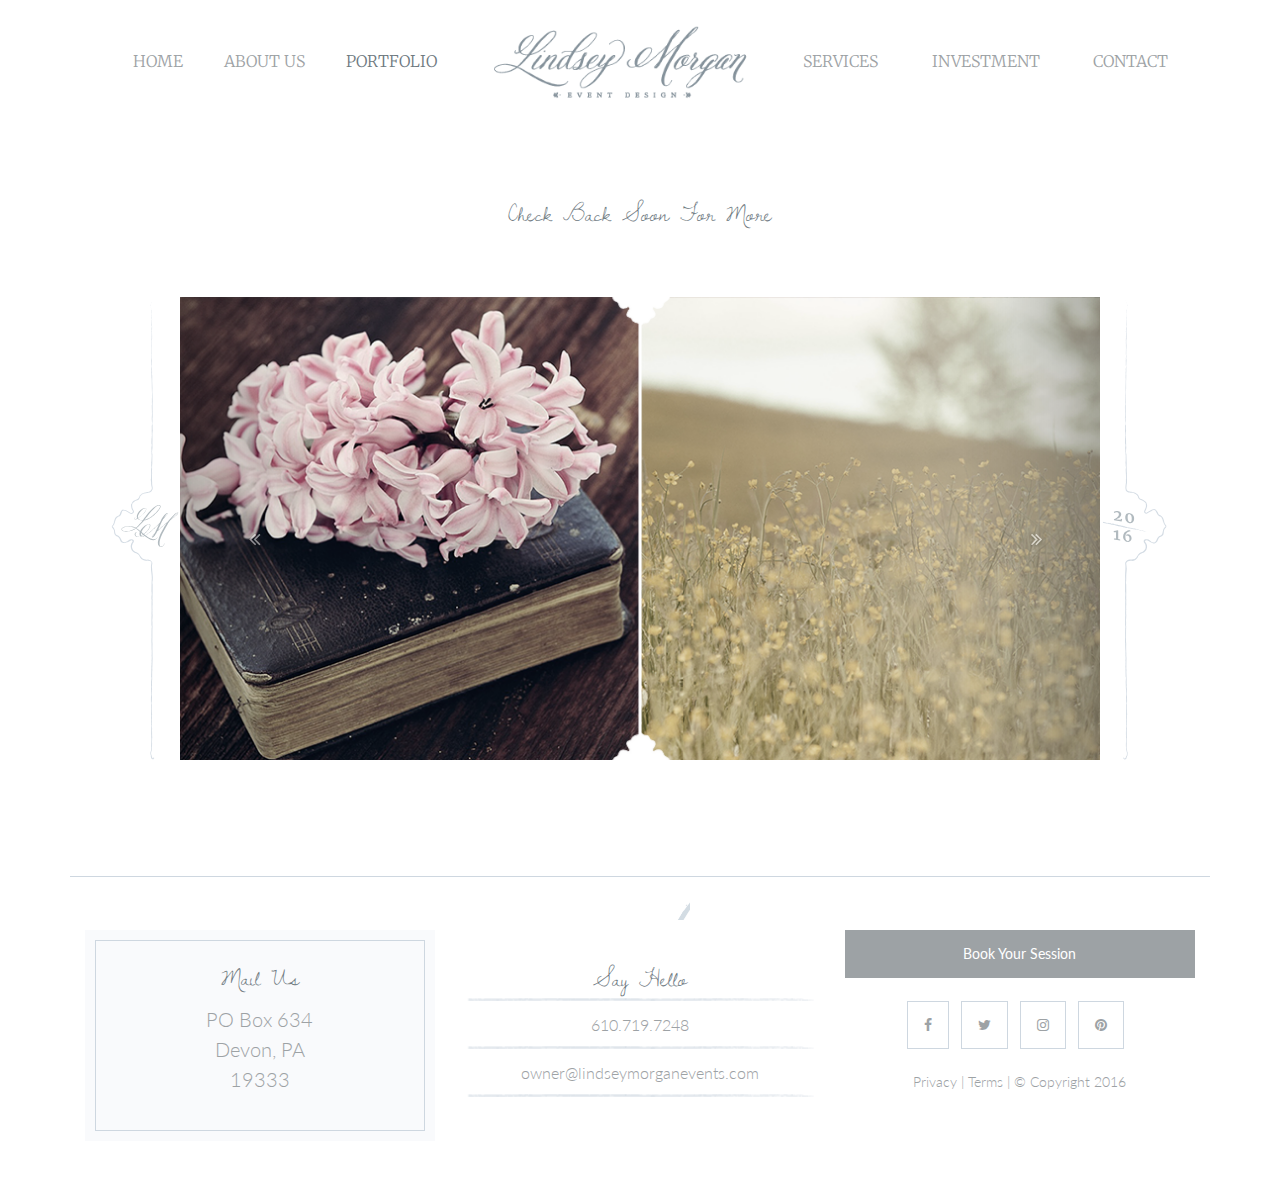
<file: portfolio.html>
<!DOCTYPE html>
<html lang="en">
<head>
	<meta http-equiv="X-UA-Compatible" content="IE=edge,chrome=1">
	<title>Portfolio | Lindsey Morgan Event Design</title>
	<meta property="og:site_name" content="Lindsey Morgan Event Design">
	<meta property="og:title" content="Portfolio">
	<meta property="og:url" content="http://lindseymorganevents.com/portfolio.html">
	<meta property="og:type" content="website">
	<meta property="og:description" content="Portfolio of work showcasing Lindsey Morgan Event Design.  A a full service event design company that provides vintage furniture rentals and one of kind details for weddings and events serving Philadelphia, Lancaster, Chester County, Philadelphia suburbs, The Mainline, Delaware, Wilmington, Chads Ford, Brandywine Valley, Main Line, New Jersey, Poconos, Bucks County, Montgomery County, Delaware County.  Event rentals, event design, wedding furniture rentals.">
	<meta itemprop="name" content="Portfolio">
	<meta itemprop="url" content="http://lindseymorganevents.com/portfolio.html">
	<meta itemprop="description" content="Portfolio of work showcasing Lindsey Morgan Event Design.  A a full service event design company that provides vintage furniture rentals and one of kind details for weddings and events serving Philadelphia, Lancaster, Chester County, Philadelphia suburbs, The Mainline, Delaware, Wilmington, Chads Ford, Brandywine Valley, Main Line, New Jersey, Poconos, Bucks County, Montgomery County, Delaware County.  Event rentals, event design, wedding furniture rentals.">
	<meta name="robots" content="index,follow">
	<meta charset="utf-8">
	<meta name="viewport" content="width=device-width, initial-scale=1">
	<link href="stylesheets/main.css" rel="stylesheet">
	<link rel="apple-touch-icon" sizes="57x57" href="/fav/apple-icon-57x57.png">
	<link rel="apple-touch-icon" sizes="60x60" href="/fav/apple-icon-60x60.png">
	<link rel="apple-touch-icon" sizes="72x72" href="/fav/apple-icon-72x72.png">
	<link rel="apple-touch-icon" sizes="76x76" href="/fav/apple-icon-76x76.png">
	<link rel="apple-touch-icon" sizes="114x114" href="/fav/apple-icon-114x114.png">
	<link rel="apple-touch-icon" sizes="120x120" href="/fav/apple-icon-120x120.png">
	<link rel="apple-touch-icon" sizes="144x144" href="/fav/apple-icon-144x144.png">
	<link rel="apple-touch-icon" sizes="152x152" href="/fav/apple-icon-152x152.png">
	<link rel="apple-touch-icon" sizes="180x180" href="/fav/apple-icon-180x180.png">
	<link rel="icon" type="image/png" sizes="192x192"  href="/fav/android-icon-192x192.png">
	<link rel="icon" type="image/png" sizes="32x32" href="/fav/favicon-32x32.png">
	<link rel="icon" type="image/png" sizes="96x96" href="/fav/favicon-96x96.png">
	<link rel="icon" type="image/png" sizes="16x16" href="/fav/favicon-16x16.png">
	<link rel="manifest" href="/fav/manifest.json">
	<meta name="msapplication-TileColor" content="#ffffff">
	<meta name="msapplication-TileImage" content="/fav/ms-icon-144x144.png">
	<meta name="theme-color" content="#ffffff">
	<script>
	  (function(i,s,o,g,r,a,m){i['GoogleAnalyticsObject']=r;i[r]=i[r]||function(){
	  (i[r].q=i[r].q||[]).push(arguments)},i[r].l=1*new Date();a=s.createElement(o),
	  m=s.getElementsByTagName(o)[0];a.async=1;a.src=g;m.parentNode.insertBefore(a,m)
	  })(window,document,'script','https://www.google-analytics.com/analytics.js','ga');

	  ga('create', 'UA-77375855-1', 'auto');
	  ga('send', 'pageview');

	</script>
</head>

<body id="portfolio-page">

	<div class="row">
		<div class="container">
			<div class="row visible-xs visible-sm hidden-md hidden-lg text-center pad-18">
				<a href="index.html"><img src="img/logo.png" width="260" height="75" alt="Lindsey Morgan Events Logo" title="Lindsey Morgan Events Logo"></a>
			</div>
			<div class="row navbar-header pad-18">
	      <button type="button" class="btn btn-lg btn-primary btn-block navbar-toggle collapsed" data-toggle="collapse" data-target="#logo-nav" aria-expanded="false">
	        Menu
	      </button>
	    </div>
			<ul id="logo-nav" class="nav nav-pills nav-justified collapse navbar-collapse">
			  <li role="presentation"><a href="index.html">Home</a></li>
			  <li role="presentation"><a href="about.html">About Us</a></li>
			  <li role="presentation" class="active"><a href="portfolio.html">Portfolio</a></li>
			  <li role="presentation" class="logo hidden-xs hidden-sm"><a href="index.html"><img src="img/logo.png" width="260" height="75" alt="Lindsey Morgan Events Logo" title="Lindsey Morgan Events Logo"></a></li>
			  <li role="presentation"><a href="services.html">Services</a></li>
			  <li role="presentation"><a href="investment.html">Investment</a></li>
			  <li role="presentation"><a href="contact.html">Contact</a></li>
			</ul>
		</div>
	</div>
	
	<div class="container">
		
		<div class="row pad-top-60 text-center">
			<h3>Check Back Soon For More</h3>
		</div>
		
		<div class="row pad-top-60">
			<div class="col-md-10 col-md-offset-1">
				<div id="carousel-portfolio" class="carousel slide" data-ride="carousel">

				  <!-- Wrapper for slides -->
				  <div class="carousel-inner" role="listbox">
				    <div class="item active">
				      <img src="img/portfolio-1.png" alt="...">
				    </div>
<!-- 				    <div class="item">
				      <img src="img/portfolio-2.png" alt="...">
				    </div>
				    <div class="item">
				      <img src="img/portfolio-3.png" alt="...">
				    </div> -->
				  </div>

				  <!-- Controls -->
				  <a class="left carousel-control" href="#carousel-portfolio" role="button" data-slide="prev">
				    <i class="fa fa-angle-double-left" aria-hidden="true"></i>
				  </a>
				  <a class="right carousel-control" href="#carousel-portfolio" role="button" data-slide="next">
				    <i class="fa fa-angle-double-right" aria-hidden="true"></i>
				  </a>
				</div>
			</div>
		</div>

		<footer>			
			<div class="row logo-break text-center">
				<img src="img/CircleLogo.png" alt="Lindsey Morgan Event Design circle logo" title="Lindsey Morgan Event Design circle logo">
				<div class="break"></div>
			</div>

			<div class="row">
				<div class="col-md-4">
					<div class="card text-center">
						<div class="card-inner">
							<h3>Mail Us</h3>
							<address>
								PO Box 634</br>
								Devon, PA</br>
								19333
							</address>
						</div>
					</div>
				</div>
				<div class="col-md-4 text-center contact-details">
					<h3 class="underline">Say Hello</h3>
					<a href="tel:610-719-7248" class="underline">610.719.7248</a>
					<a href="mailto:owner@lindseymorganevents.com?" class="underline">owner@lindseymorganevents.com</a></br>
				</div>
				<div class="col-md-4 text-center">
					<a href="contact.html" class="btn btn-block btn-primary btn-lg">Book Your Session</a> </br>
					<a href="contact.html" class="btn btn-sketch btn-lg btn-social"><i class="fa fa-facebook" aria-hidden="true"></i>
					</a>
					<a href="contact.html" class="btn btn-sketch btn-lg btn-social"><i class="fa fa-twitter" aria-hidden="true"></i>
					</a>
					<a href="https://www.instagram.com/lindseymorganeventdesign/" class="btn btn-sketch btn-lg btn-social"><i class="fa fa-instagram" aria-hidden="true"></i>
					</a>
					<a href="contact.html" class="btn btn-sketch btn-lg btn-social"><i class="fa fa-pinterest" aria-hidden="true"></i>
					</a> </br></br>
					<p class="small"><a href="#">Privacy</a> | <a href="#">Terms</a> | © Copyright 2016</p>
				</div>
			</div>
		</footer>
		
	</div>

	<!-- Scripts -->
	<script type="text/javascript" src="/js/retina.js"></script>
	<script src="https://ajax.googleapis.com/ajax/libs/jquery/1.11.1/jquery.min.js"></script>
	<script src="https://maxcdn.bootstrapcdn.com/bootstrap/3.3.6/js/bootstrap.min.js" integrity="sha384-0mSbJDEHialfmuBBQP6A4Qrprq5OVfW37PRR3j5ELqxss1yVqOtnepnHVP9aJ7xS" crossorigin="anonymous"></script>
</body>
</html>
</file>
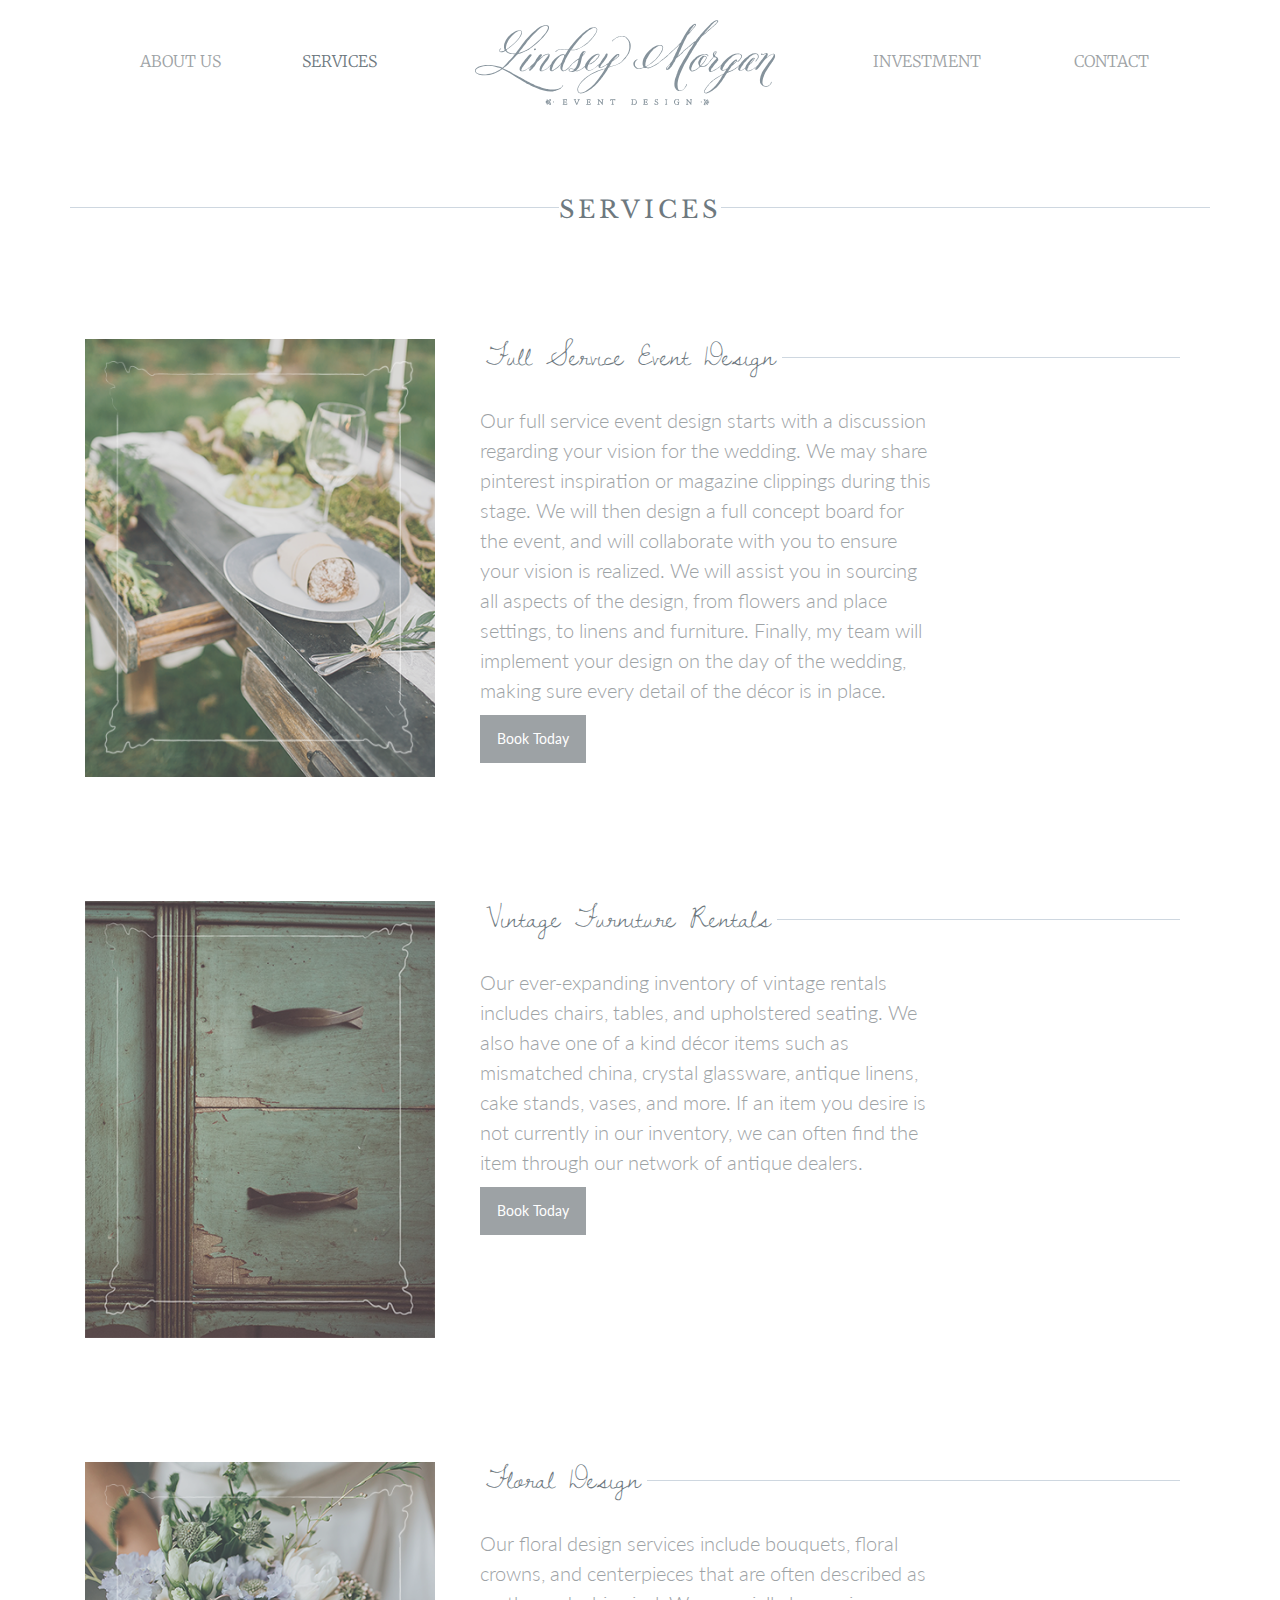
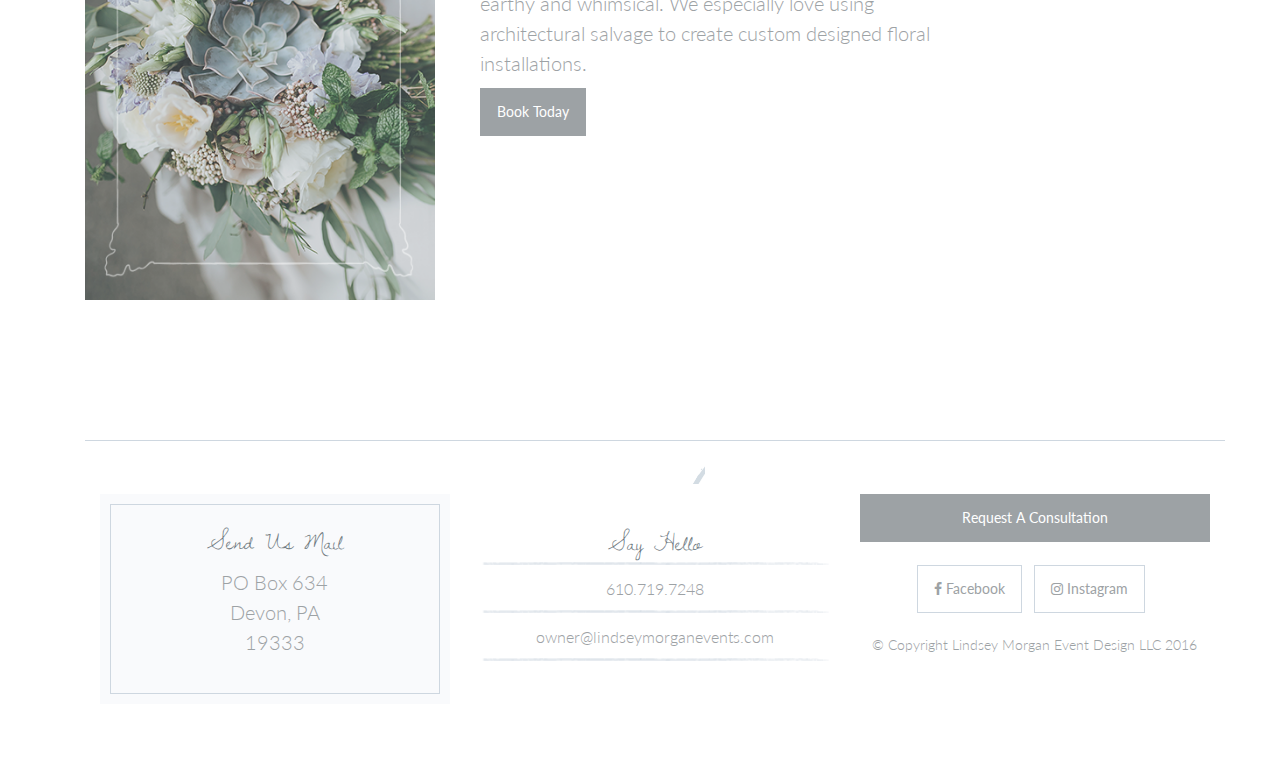
<file: services.html>
<!DOCTYPE html>
<html lang="en">
<head>
	<meta http-equiv="X-UA-Compatible" content="IE=edge,chrome=1">
	<title>Services | Lindsey Morgan Event Design</title>
	<meta property="og:site_name" content="Lindsey Morgan Event Design">
	<meta property="og:title" content="Services">
	<meta property="og:url" content="http://lindseymorganevents.com/services.html">
	<meta property="og:type" content="website">
	<meta property="og:image" content="http://lindseymorganevents.com/img/fb_logo.png"/>
	<meta property="og:description" content="Description of services provided by Lindsey Morgan Event Design.  A a full service event design company that provides vintage furniture rentals and one of kind details for weddings and events serving Philadelphia, Lancaster, Chester County, Philadelphia suburbs, The Mainline, Delaware, Wilmington, Chads Ford, Brandywine Valley, Main Line, New Jersey, Poconos, Bucks County, Montgomery County, Delaware County.  Event rentals, event design, wedding furniture rentals.">
	<meta itemprop="name" content="Services">
	<meta itemprop="url" content="http://lindseymorganevents.com/services.html">
	<meta itemprop="description" content="Description of services provided by Lindsey Morgan Event Design.  A a full service event design company that provides vintage furniture rentals and one of kind details for weddings and events serving Philadelphia, Lancaster, Chester County, Philadelphia suburbs, The Mainline, Delaware, Wilmington, Chads Ford, Brandywine Valley, Main Line, New Jersey, Poconos, Bucks County, Montgomery County, Delaware County.  Event rentals, event design, wedding furniture rentals.">
	<meta name="robots" content="index,follow">
	<meta charset="utf-8">
	<meta name="viewport" content="width=device-width, initial-scale=1">
	<link href="stylesheets/main.css" rel="stylesheet">
	<link rel="apple-touch-icon" sizes="57x57" href="/fav/apple-icon-57x57.png">
	<link rel="apple-touch-icon" sizes="60x60" href="/fav/apple-icon-60x60.png">
	<link rel="apple-touch-icon" sizes="72x72" href="/fav/apple-icon-72x72.png">
	<link rel="apple-touch-icon" sizes="76x76" href="/fav/apple-icon-76x76.png">
	<link rel="apple-touch-icon" sizes="114x114" href="/fav/apple-icon-114x114.png">
	<link rel="apple-touch-icon" sizes="120x120" href="/fav/apple-icon-120x120.png">
	<link rel="apple-touch-icon" sizes="144x144" href="/fav/apple-icon-144x144.png">
	<link rel="apple-touch-icon" sizes="152x152" href="/fav/apple-icon-152x152.png">
	<link rel="apple-touch-icon" sizes="180x180" href="/fav/apple-icon-180x180.png">
	<link rel="icon" type="image/png" sizes="192x192"  href="/fav/android-icon-192x192.png">
	<link rel="icon" type="image/png" sizes="32x32" href="/fav/favicon-32x32.png">
	<link rel="icon" type="image/png" sizes="96x96" href="/fav/favicon-96x96.png">
	<link rel="icon" type="image/png" sizes="16x16" href="/fav/favicon-16x16.png">
	<link rel="manifest" href="/fav/manifest.json">
	<meta name="msapplication-TileColor" content="#ffffff">
	<meta name="msapplication-TileImage" content="/fav/ms-icon-144x144.png">
	<meta name="theme-color" content="#ffffff">
	<script>
	  (function(i,s,o,g,r,a,m){i['GoogleAnalyticsObject']=r;i[r]=i[r]||function(){
	  (i[r].q=i[r].q||[]).push(arguments)},i[r].l=1*new Date();a=s.createElement(o),
	  m=s.getElementsByTagName(o)[0];a.async=1;a.src=g;m.parentNode.insertBefore(a,m)
	  })(window,document,'script','https://www.google-analytics.com/analytics.js','ga');

	  ga('create', 'UA-77375855-1', 'auto');
	  ga('send', 'pageview');

	</script>
</head>

<body id="services-page">

	<div class="row">
		<div class="container">
			<div class="row visible-xs visible-sm hidden-md hidden-lg text-center pad-18">
				<a href="index.html"><img src="img/logo.png" width="260" height="75" alt="Lindsey Morgan Events Logo" title="Lindsey Morgan Events Logo"></a>
			</div>
			<div class="row navbar-header pad-18">
	      <button type="button" class="btn btn-lg btn-primary btn-block navbar-toggle collapsed" data-toggle="collapse" data-target="#logo-nav" aria-expanded="false">
	        Menu
	      </button>
	    </div>
			<ul id="logo-nav" class="nav nav-pills nav-justified collapse navbar-collapse">
			  <!-- <li role="presentation"><a href="index.html">Home</a></li> -->
			  <li role="presentation"><a href="about.html">About Us</a></li>
			  <!-- <li role="presentation"><a href="portfolio.html">Portfolio</a></li> -->
			  <li role="presentation" class="active"><a href="services.html">Services</a></li>
			  <li role="presentation" class="logo hidden-xs hidden-sm"><a href="index.html"><img src="img/logo.svg" width="310" height="90" alt="Lindsey Morgan Events Logo" title="Lindsey Morgan Events Logo"></a></li>
			  <li role="presentation"><a href="investment.html">Investment</a></li>
			  <li role="presentation"><a href="contact.html">Contact</a></li>
			</ul>
		</div>
	</div>
	
	<div class="container">

		<div class="row text-center pad-top-60">
			<div class="section-break h1-break">
				<h1 class="fancy">Services</h1>
				<div class="break"></div>
			</div>
		</div>
		
		<div id="service-1" class="row pad-top-100">
			<div class="col-md-4">
				<img src="img/service-1.png" alt="Full Service Event Design" title="Full Service Event Design" class="marg-bottom-24">
			</div>
			<div class="col-md-8">
				<div class="row">
					<div class="col-md-12">
						<div class="row section-break h2-break">
							<h2>Full Service Event Design</h2>
							<div class="break"></div>
						</div>
					</div>
				</div>
				<div class="row">
					<div class="col-md-8">
						</br>
						<p>Our full service event design starts with a discussion regarding your vision for the wedding. We may share pinterest inspiration or magazine clippings during this stage.  We will then design a full concept board for the event, and will collaborate with you to ensure your vision is realized. We will assist you in sourcing all aspects of the design, from flowers and place settings, to linens and furniture. Finally, my team will implement your design on the day of the wedding, making sure every detail of the décor is in place.</p>
						<p><a href="contact.html" class="btn btn-lg btn-primary">Book Today</a></p>
					</div>
					<!-- <div class="col-md-6">
						<div class="row">
							<h3>Includes:</h3>
							<ul class="features">
								<li>Design</li>
								<li>Implementation</li>
								<li>Floral Design</li>
								<li>Vintage Rentals</li>
							</ul>
						</div>
					</div> -->
				</div>
			</div>
		</div>

		<div id="service-2" class="row pad-top-100">
			<div class="col-md-4">
				<img src="img/service-2.png" alt="Vintage furniture rentals" title="Vintage furniture rentals" class="marg-bottom-24">
			</div>
			<div class="col-md-8">
				<div class="row">
					<div class="col-md-12">
						<div class="row section-break h2-break">
							<h2>Vintage Furniture Rentals</h2>
							<div class="break"></div>
						</div>
					</div>
				</div>
				<div class="row">
					<div class="col-md-8">
						</br>
						<p>Our ever-expanding inventory of vintage rentals includes chairs, tables, and upholstered seating. We also have one of a kind décor items such as mismatched china, crystal glassware, antique linens, cake stands, vases, and more. If an item you desire is not currently in our inventory, we can often find the item through our network of antique dealers.</p>
						<p><a href="contact.html" class="btn btn-lg btn-primary">Book Today</a></p>
					</div>
					<!-- <div class="col-md-6">
						<div class="row">
							<h3>Includes:</h3>
							<ul class="features">
								<li>Lorem ipsum dolor</li>
								<li>Lorem ipsum dolor</li>
								<li>Lorem ipsum dolor</li>
								<li>Lorem ipsum dolor</li>
								<li>Lorem ipsum dolor</li>
								<li>Lorem ipsum dolor</li>
							</ul>
						</div>
					</div> -->
				</div>
			</div>
		</div>

		<div id="service-3" class="row pad-top-100">
			<div class="col-md-4">
				<img src="img/service-3.png" alt="One of a kind details" title="One of a kind details" class="marg-bottom-24">
			</div>
			<div class="col-md-8">
				<div class="row">
					<div class="col-md-12">
						<div class="row section-break h2-break">
							<h2>Floral Design</h2>
							<div class="break"></div>
						</div>
					</div>
				</div>
				<div class="row">
					<div class="col-md-8">
						</br>
						<p>Our floral design services include bouquets, floral crowns, and centerpieces that are often described as earthy and whimsical. We especially love using architectural salvage to create custom designed floral installations.</p>
						<p><a href="contact.html" class="btn btn-lg btn-primary">Book Today</a></p>
					</div>
					<!-- <div class="col-md-6">
						<div class="row">
							<h3>Includes:</h3>
							<ul class="features">
								<li>Lorem ipsum dolor</li>
								<li>Lorem ipsum dolor</li>
								<li>Lorem ipsum dolor</li>
								<li>Lorem ipsum dolor</li>
								<li>Lorem ipsum dolor</li>
								<li>Lorem ipsum dolor</li>
							</ul>
						</div>
					</div> -->
				</div>
			</div>
		</div>

		<footer>
		<div class="container">
			
			<div class="row logo-break text-center">
				<img src="img/CircleLogo.png" alt="Lindsey Morgan Event Design circle logo" title="Lindsey Morgan Event Design circle logo">
				<div class="break"></div>
			</div>

			<div class="row">
				<div class="col-md-4">
					<div class="card text-center">
						<div class="card-inner">
							<h3>Send Us Mail</h3>
							<address>
								PO Box 634</br>
								Devon, PA</br>
								19333
							</address>
						</div>
					</div>
				</div>
				<div class="col-md-4 text-center contact-details">
					<h3 class="underline">Say Hello</h3>
					<a href="tel:610-719-7248" class="underline">610.719.7248</a>
					<a href="mailto:owner@lindseymorganevents.com?" class="underline">owner@lindseymorganevents.com</a></br>
				</div>
				<div class="col-md-4 text-center">
					<a href="contact.html" class="btn btn-block btn-primary btn-lg">Request A Consultation</a> </br>
					<a href="https://www.facebook.com/Lindsey-Morgan-Event-Design-1727757700825207/" target="_blank" class="btn btn-sketch btn-lg btn-social"><i class="fa fa-facebook" aria-hidden="true"></i> Facebook
					</a>
					<a href="https://www.instagram.com/lindseymorganeventdesign/" class="btn btn-sketch btn-lg btn-social" target="_blank"><i class="fa fa-instagram" aria-hidden="true"></i> Instagram
					</a> 
					</br>
					</br>
					<p class="small">© Copyright Lindsey Morgan Event Design LLC 2016</p>
				</div>
			</div>

		</div>
	</footer>
		
	</div>

	<!-- Scripts -->
	<script type="text/javascript" src="/js/retina.js"></script>
	<script src="https://ajax.googleapis.com/ajax/libs/jquery/1.11.1/jquery.min.js"></script>
	<script src="https://maxcdn.bootstrapcdn.com/bootstrap/3.3.6/js/bootstrap.min.js" integrity="sha384-0mSbJDEHialfmuBBQP6A4Qrprq5OVfW37PRR3j5ELqxss1yVqOtnepnHVP9aJ7xS" crossorigin="anonymous"></script>
</body>
</html>
</file>
<file: css/main.css>
@import url(https://fonts.googleapis.com/css?family=Lato:400,100,100italic,300,400italic,300italic,700,700italic,900,900italic|Dawning+of+a+New+Day|Merriweather:400,300|Libre+Baskerville:400,700,400italic);
@import url(http://maxcdn.bootstrapcdn.com/font-awesome/4.2.0/css/font-awesome.min.css);
/*
 * Bootstrap v3.3.6 (http://getbootstrap.com)
 * Copyright 2011-2015 Twitter, Inc.
 * Licensed under MIT (https://github.com/twbs/bootstrap/blob/master/LICENSE)
 */
/* normalize.css v3.0.3 | MIT License | github.com/necolas/normalize.css */
/* line 9, ../sass/vendors/bootstrap/bootstrap/_normalize.scss */
html {
  font-family: sans-serif;
  -ms-text-size-adjust: 100%;
  -webkit-text-size-adjust: 100%;
}

/* line 19, ../sass/vendors/bootstrap/bootstrap/_normalize.scss */
body {
  margin: 0;
}

/* line 45, ../sass/vendors/bootstrap/bootstrap/_normalize.scss */
article,
aside,
details,
figcaption,
figure,
footer,
header,
hgroup,
main,
menu,
nav,
section,
summary {
  display: block;
}

/* line 57, ../sass/vendors/bootstrap/bootstrap/_normalize.scss */
audio,
canvas,
progress,
video {
  display: inline-block;
  vertical-align: baseline;
}

/* line 67, ../sass/vendors/bootstrap/bootstrap/_normalize.scss */
audio:not([controls]) {
  display: none;
  height: 0;
}

/* line 78, ../sass/vendors/bootstrap/bootstrap/_normalize.scss */
[hidden],
template {
  display: none;
}

/* line 89, ../sass/vendors/bootstrap/bootstrap/_normalize.scss */
a {
  background-color: transparent;
}

/* line 99, ../sass/vendors/bootstrap/bootstrap/_normalize.scss */
a:active,
a:hover {
  outline: 0;
}

/* line 110, ../sass/vendors/bootstrap/bootstrap/_normalize.scss */
abbr[title] {
  border-bottom: 1px dotted;
}

/* line 119, ../sass/vendors/bootstrap/bootstrap/_normalize.scss */
b,
strong {
  font-weight: bold;
}

/* line 127, ../sass/vendors/bootstrap/bootstrap/_normalize.scss */
dfn {
  font-style: italic;
}

/* line 136, ../sass/vendors/bootstrap/bootstrap/_normalize.scss */
h1 {
  font-size: 2em;
  margin: 0.67em 0;
}

/* line 145, ../sass/vendors/bootstrap/bootstrap/_normalize.scss */
mark {
  background: #ff0;
  color: #000;
}

/* line 154, ../sass/vendors/bootstrap/bootstrap/_normalize.scss */
small {
  font-size: 80%;
}

/* line 163, ../sass/vendors/bootstrap/bootstrap/_normalize.scss */
sub,
sup {
  font-size: 75%;
  line-height: 0;
  position: relative;
  vertical-align: baseline;
}

/* line 170, ../sass/vendors/bootstrap/bootstrap/_normalize.scss */
sup {
  top: -0.5em;
}

/* line 174, ../sass/vendors/bootstrap/bootstrap/_normalize.scss */
sub {
  bottom: -0.25em;
}

/* line 185, ../sass/vendors/bootstrap/bootstrap/_normalize.scss */
img {
  border: 0;
}

/* line 193, ../sass/vendors/bootstrap/bootstrap/_normalize.scss */
svg:not(:root) {
  overflow: hidden;
}

/* line 204, ../sass/vendors/bootstrap/bootstrap/_normalize.scss */
figure {
  margin: 1em 40px;
}

/* line 212, ../sass/vendors/bootstrap/bootstrap/_normalize.scss */
hr {
  box-sizing: content-box;
  height: 0;
}

/* line 221, ../sass/vendors/bootstrap/bootstrap/_normalize.scss */
pre {
  overflow: auto;
}

/* line 232, ../sass/vendors/bootstrap/bootstrap/_normalize.scss */
code,
kbd,
pre,
samp {
  font-family: monospace, monospace;
  font-size: 1em;
}

/* line 256, ../sass/vendors/bootstrap/bootstrap/_normalize.scss */
button,
input,
optgroup,
select,
textarea {
  color: inherit;
  font: inherit;
  margin: 0;
}

/* line 266, ../sass/vendors/bootstrap/bootstrap/_normalize.scss */
button {
  overflow: visible;
}

/* line 278, ../sass/vendors/bootstrap/bootstrap/_normalize.scss */
button,
select {
  text-transform: none;
}

/* line 293, ../sass/vendors/bootstrap/bootstrap/_normalize.scss */
button,
html input[type="button"],
input[type="reset"],
input[type="submit"] {
  -webkit-appearance: button;
  cursor: pointer;
}

/* line 303, ../sass/vendors/bootstrap/bootstrap/_normalize.scss */
button[disabled],
html input[disabled] {
  cursor: default;
}

/* line 312, ../sass/vendors/bootstrap/bootstrap/_normalize.scss */
button::-moz-focus-inner,
input::-moz-focus-inner {
  border: 0;
  padding: 0;
}

/* line 322, ../sass/vendors/bootstrap/bootstrap/_normalize.scss */
input {
  line-height: normal;
}

/* line 335, ../sass/vendors/bootstrap/bootstrap/_normalize.scss */
input[type="checkbox"],
input[type="radio"] {
  box-sizing: border-box;
  padding: 0;
}

/* line 347, ../sass/vendors/bootstrap/bootstrap/_normalize.scss */
input[type="number"]::-webkit-inner-spin-button,
input[type="number"]::-webkit-outer-spin-button {
  height: auto;
}

/* line 356, ../sass/vendors/bootstrap/bootstrap/_normalize.scss */
input[type="search"] {
  -webkit-appearance: textfield;
  box-sizing: content-box;
}

/* line 368, ../sass/vendors/bootstrap/bootstrap/_normalize.scss */
input[type="search"]::-webkit-search-cancel-button,
input[type="search"]::-webkit-search-decoration {
  -webkit-appearance: none;
}

/* line 376, ../sass/vendors/bootstrap/bootstrap/_normalize.scss */
fieldset {
  border: 1px solid #c0c0c0;
  margin: 0 2px;
  padding: 0.35em 0.625em 0.75em;
}

/* line 387, ../sass/vendors/bootstrap/bootstrap/_normalize.scss */
legend {
  border: 0;
  padding: 0;
}

/* line 396, ../sass/vendors/bootstrap/bootstrap/_normalize.scss */
textarea {
  overflow: auto;
}

/* line 405, ../sass/vendors/bootstrap/bootstrap/_normalize.scss */
optgroup {
  font-weight: bold;
}

/* line 416, ../sass/vendors/bootstrap/bootstrap/_normalize.scss */
table {
  border-collapse: collapse;
  border-spacing: 0;
}

/* line 422, ../sass/vendors/bootstrap/bootstrap/_normalize.scss */
td,
th {
  padding: 0;
}

/* Source: https://github.com/h5bp/html5-boilerplate/blob/master/src/css/main.css */
@media print {
  /* line 11, ../sass/vendors/bootstrap/bootstrap/_print.scss */
  *,
  *:before,
  *:after {
    background: transparent !important;
    color: #000 !important;
    box-shadow: none !important;
    text-shadow: none !important;
  }

  /* line 19, ../sass/vendors/bootstrap/bootstrap/_print.scss */
  a,
  a:visited {
    text-decoration: underline;
  }

  /* line 23, ../sass/vendors/bootstrap/bootstrap/_print.scss */
  a[href]:after {
    content: " (" attr(href) ")";
  }

  /* line 27, ../sass/vendors/bootstrap/bootstrap/_print.scss */
  abbr[title]:after {
    content: " (" attr(title) ")";
  }

  /* line 34, ../sass/vendors/bootstrap/bootstrap/_print.scss */
  a[href^="#"]:after,
  a[href^="javascript:"]:after {
    content: "";
  }

  /* line 39, ../sass/vendors/bootstrap/bootstrap/_print.scss */
  pre,
  blockquote {
    border: 1px solid #999;
    page-break-inside: avoid;
  }

  /* line 44, ../sass/vendors/bootstrap/bootstrap/_print.scss */
  thead {
    display: table-header-group;
  }

  /* line 49, ../sass/vendors/bootstrap/bootstrap/_print.scss */
  tr,
  img {
    page-break-inside: avoid;
  }

  /* line 53, ../sass/vendors/bootstrap/bootstrap/_print.scss */
  img {
    max-width: 100% !important;
  }

  /* line 59, ../sass/vendors/bootstrap/bootstrap/_print.scss */
  p,
  h2,
  h3 {
    orphans: 3;
    widows: 3;
  }

  /* line 65, ../sass/vendors/bootstrap/bootstrap/_print.scss */
  h2,
  h3 {
    page-break-after: avoid;
  }

  /* line 72, ../sass/vendors/bootstrap/bootstrap/_print.scss */
  .navbar {
    display: none;
  }

  /* line 77, ../sass/vendors/bootstrap/bootstrap/_print.scss */
  .btn > .caret,
  .dropup > .btn > .caret {
    border-top-color: #000 !important;
  }

  /* line 81, ../sass/vendors/bootstrap/bootstrap/_print.scss */
  .label {
    border: 1px solid #000;
  }

  /* line 85, ../sass/vendors/bootstrap/bootstrap/_print.scss */
  .table {
    border-collapse: collapse !important;
  }
  /* line 89, ../sass/vendors/bootstrap/bootstrap/_print.scss */
  .table td,
  .table th {
    background-color: #fff !important;
  }

  /* line 95, ../sass/vendors/bootstrap/bootstrap/_print.scss */
  .table-bordered th,
  .table-bordered td {
    border: 1px solid #ddd !important;
  }
}
@at-root {
  @font-face {
    font-family: 'Glyphicons Halflings';
    src: url("../fonts/bootstrap/glyphicons-halflings-regular.eot");
    src: url("../fonts/bootstrap/glyphicons-halflings-regular.eot?#iefix") format("embedded-opentype"), url("../fonts/bootstrap/glyphicons-halflings-regular.woff2") format("woff2"), url("../fonts/bootstrap/glyphicons-halflings-regular.woff") format("woff"), url("../fonts/bootstrap/glyphicons-halflings-regular.ttf") format("truetype"), url("../fonts/bootstrap/glyphicons-halflings-regular.svg#glyphicons_halflingsregular") format("svg");
}
}

/* line 24, ../sass/vendors/bootstrap/bootstrap/_glyphicons.scss */
.glyphicon {
  position: relative;
  top: 1px;
  display: inline-block;
  font-family: 'Glyphicons Halflings';
  font-style: normal;
  font-weight: normal;
  line-height: 1;
  -webkit-font-smoothing: antialiased;
  -moz-osx-font-smoothing: grayscale;
}

/* line 37, ../sass/vendors/bootstrap/bootstrap/_glyphicons.scss */
.glyphicon-asterisk:before {
  content: "\002a";
}

/* line 38, ../sass/vendors/bootstrap/bootstrap/_glyphicons.scss */
.glyphicon-plus:before {
  content: "\002b";
}

/* line 40, ../sass/vendors/bootstrap/bootstrap/_glyphicons.scss */
.glyphicon-euro:before,
.glyphicon-eur:before {
  content: "\20ac";
}

/* line 41, ../sass/vendors/bootstrap/bootstrap/_glyphicons.scss */
.glyphicon-minus:before {
  content: "\2212";
}

/* line 42, ../sass/vendors/bootstrap/bootstrap/_glyphicons.scss */
.glyphicon-cloud:before {
  content: "\2601";
}

/* line 43, ../sass/vendors/bootstrap/bootstrap/_glyphicons.scss */
.glyphicon-envelope:before {
  content: "\2709";
}

/* line 44, ../sass/vendors/bootstrap/bootstrap/_glyphicons.scss */
.glyphicon-pencil:before {
  content: "\270f";
}

/* line 45, ../sass/vendors/bootstrap/bootstrap/_glyphicons.scss */
.glyphicon-glass:before {
  content: "\e001";
}

/* line 46, ../sass/vendors/bootstrap/bootstrap/_glyphicons.scss */
.glyphicon-music:before {
  content: "\e002";
}

/* line 47, ../sass/vendors/bootstrap/bootstrap/_glyphicons.scss */
.glyphicon-search:before {
  content: "\e003";
}

/* line 48, ../sass/vendors/bootstrap/bootstrap/_glyphicons.scss */
.glyphicon-heart:before {
  content: "\e005";
}

/* line 49, ../sass/vendors/bootstrap/bootstrap/_glyphicons.scss */
.glyphicon-star:before {
  content: "\e006";
}

/* line 50, ../sass/vendors/bootstrap/bootstrap/_glyphicons.scss */
.glyphicon-star-empty:before {
  content: "\e007";
}

/* line 51, ../sass/vendors/bootstrap/bootstrap/_glyphicons.scss */
.glyphicon-user:before {
  content: "\e008";
}

/* line 52, ../sass/vendors/bootstrap/bootstrap/_glyphicons.scss */
.glyphicon-film:before {
  content: "\e009";
}

/* line 53, ../sass/vendors/bootstrap/bootstrap/_glyphicons.scss */
.glyphicon-th-large:before {
  content: "\e010";
}

/* line 54, ../sass/vendors/bootstrap/bootstrap/_glyphicons.scss */
.glyphicon-th:before {
  content: "\e011";
}

/* line 55, ../sass/vendors/bootstrap/bootstrap/_glyphicons.scss */
.glyphicon-th-list:before {
  content: "\e012";
}

/* line 56, ../sass/vendors/bootstrap/bootstrap/_glyphicons.scss */
.glyphicon-ok:before {
  content: "\e013";
}

/* line 57, ../sass/vendors/bootstrap/bootstrap/_glyphicons.scss */
.glyphicon-remove:before {
  content: "\e014";
}

/* line 58, ../sass/vendors/bootstrap/bootstrap/_glyphicons.scss */
.glyphicon-zoom-in:before {
  content: "\e015";
}

/* line 59, ../sass/vendors/bootstrap/bootstrap/_glyphicons.scss */
.glyphicon-zoom-out:before {
  content: "\e016";
}

/* line 60, ../sass/vendors/bootstrap/bootstrap/_glyphicons.scss */
.glyphicon-off:before {
  content: "\e017";
}

/* line 61, ../sass/vendors/bootstrap/bootstrap/_glyphicons.scss */
.glyphicon-signal:before {
  content: "\e018";
}

/* line 62, ../sass/vendors/bootstrap/bootstrap/_glyphicons.scss */
.glyphicon-cog:before {
  content: "\e019";
}

/* line 63, ../sass/vendors/bootstrap/bootstrap/_glyphicons.scss */
.glyphicon-trash:before {
  content: "\e020";
}

/* line 64, ../sass/vendors/bootstrap/bootstrap/_glyphicons.scss */
.glyphicon-home:before {
  content: "\e021";
}

/* line 65, ../sass/vendors/bootstrap/bootstrap/_glyphicons.scss */
.glyphicon-file:before {
  content: "\e022";
}

/* line 66, ../sass/vendors/bootstrap/bootstrap/_glyphicons.scss */
.glyphicon-time:before {
  content: "\e023";
}

/* line 67, ../sass/vendors/bootstrap/bootstrap/_glyphicons.scss */
.glyphicon-road:before {
  content: "\e024";
}

/* line 68, ../sass/vendors/bootstrap/bootstrap/_glyphicons.scss */
.glyphicon-download-alt:before {
  content: "\e025";
}

/* line 69, ../sass/vendors/bootstrap/bootstrap/_glyphicons.scss */
.glyphicon-download:before {
  content: "\e026";
}

/* line 70, ../sass/vendors/bootstrap/bootstrap/_glyphicons.scss */
.glyphicon-upload:before {
  content: "\e027";
}

/* line 71, ../sass/vendors/bootstrap/bootstrap/_glyphicons.scss */
.glyphicon-inbox:before {
  content: "\e028";
}

/* line 72, ../sass/vendors/bootstrap/bootstrap/_glyphicons.scss */
.glyphicon-play-circle:before {
  content: "\e029";
}

/* line 73, ../sass/vendors/bootstrap/bootstrap/_glyphicons.scss */
.glyphicon-repeat:before {
  content: "\e030";
}

/* line 74, ../sass/vendors/bootstrap/bootstrap/_glyphicons.scss */
.glyphicon-refresh:before {
  content: "\e031";
}

/* line 75, ../sass/vendors/bootstrap/bootstrap/_glyphicons.scss */
.glyphicon-list-alt:before {
  content: "\e032";
}

/* line 76, ../sass/vendors/bootstrap/bootstrap/_glyphicons.scss */
.glyphicon-lock:before {
  content: "\e033";
}

/* line 77, ../sass/vendors/bootstrap/bootstrap/_glyphicons.scss */
.glyphicon-flag:before {
  content: "\e034";
}

/* line 78, ../sass/vendors/bootstrap/bootstrap/_glyphicons.scss */
.glyphicon-headphones:before {
  content: "\e035";
}

/* line 79, ../sass/vendors/bootstrap/bootstrap/_glyphicons.scss */
.glyphicon-volume-off:before {
  content: "\e036";
}

/* line 80, ../sass/vendors/bootstrap/bootstrap/_glyphicons.scss */
.glyphicon-volume-down:before {
  content: "\e037";
}

/* line 81, ../sass/vendors/bootstrap/bootstrap/_glyphicons.scss */
.glyphicon-volume-up:before {
  content: "\e038";
}

/* line 82, ../sass/vendors/bootstrap/bootstrap/_glyphicons.scss */
.glyphicon-qrcode:before {
  content: "\e039";
}

/* line 83, ../sass/vendors/bootstrap/bootstrap/_glyphicons.scss */
.glyphicon-barcode:before {
  content: "\e040";
}

/* line 84, ../sass/vendors/bootstrap/bootstrap/_glyphicons.scss */
.glyphicon-tag:before {
  content: "\e041";
}

/* line 85, ../sass/vendors/bootstrap/bootstrap/_glyphicons.scss */
.glyphicon-tags:before {
  content: "\e042";
}

/* line 86, ../sass/vendors/bootstrap/bootstrap/_glyphicons.scss */
.glyphicon-book:before {
  content: "\e043";
}

/* line 87, ../sass/vendors/bootstrap/bootstrap/_glyphicons.scss */
.glyphicon-bookmark:before {
  content: "\e044";
}

/* line 88, ../sass/vendors/bootstrap/bootstrap/_glyphicons.scss */
.glyphicon-print:before {
  content: "\e045";
}

/* line 89, ../sass/vendors/bootstrap/bootstrap/_glyphicons.scss */
.glyphicon-camera:before {
  content: "\e046";
}

/* line 90, ../sass/vendors/bootstrap/bootstrap/_glyphicons.scss */
.glyphicon-font:before {
  content: "\e047";
}

/* line 91, ../sass/vendors/bootstrap/bootstrap/_glyphicons.scss */
.glyphicon-bold:before {
  content: "\e048";
}

/* line 92, ../sass/vendors/bootstrap/bootstrap/_glyphicons.scss */
.glyphicon-italic:before {
  content: "\e049";
}

/* line 93, ../sass/vendors/bootstrap/bootstrap/_glyphicons.scss */
.glyphicon-text-height:before {
  content: "\e050";
}

/* line 94, ../sass/vendors/bootstrap/bootstrap/_glyphicons.scss */
.glyphicon-text-width:before {
  content: "\e051";
}

/* line 95, ../sass/vendors/bootstrap/bootstrap/_glyphicons.scss */
.glyphicon-align-left:before {
  content: "\e052";
}

/* line 96, ../sass/vendors/bootstrap/bootstrap/_glyphicons.scss */
.glyphicon-align-center:before {
  content: "\e053";
}

/* line 97, ../sass/vendors/bootstrap/bootstrap/_glyphicons.scss */
.glyphicon-align-right:before {
  content: "\e054";
}

/* line 98, ../sass/vendors/bootstrap/bootstrap/_glyphicons.scss */
.glyphicon-align-justify:before {
  content: "\e055";
}

/* line 99, ../sass/vendors/bootstrap/bootstrap/_glyphicons.scss */
.glyphicon-list:before {
  content: "\e056";
}

/* line 100, ../sass/vendors/bootstrap/bootstrap/_glyphicons.scss */
.glyphicon-indent-left:before {
  content: "\e057";
}

/* line 101, ../sass/vendors/bootstrap/bootstrap/_glyphicons.scss */
.glyphicon-indent-right:before {
  content: "\e058";
}

/* line 102, ../sass/vendors/bootstrap/bootstrap/_glyphicons.scss */
.glyphicon-facetime-video:before {
  content: "\e059";
}

/* line 103, ../sass/vendors/bootstrap/bootstrap/_glyphicons.scss */
.glyphicon-picture:before {
  content: "\e060";
}

/* line 104, ../sass/vendors/bootstrap/bootstrap/_glyphicons.scss */
.glyphicon-map-marker:before {
  content: "\e062";
}

/* line 105, ../sass/vendors/bootstrap/bootstrap/_glyphicons.scss */
.glyphicon-adjust:before {
  content: "\e063";
}

/* line 106, ../sass/vendors/bootstrap/bootstrap/_glyphicons.scss */
.glyphicon-tint:before {
  content: "\e064";
}

/* line 107, ../sass/vendors/bootstrap/bootstrap/_glyphicons.scss */
.glyphicon-edit:before {
  content: "\e065";
}

/* line 108, ../sass/vendors/bootstrap/bootstrap/_glyphicons.scss */
.glyphicon-share:before {
  content: "\e066";
}

/* line 109, ../sass/vendors/bootstrap/bootstrap/_glyphicons.scss */
.glyphicon-check:before {
  content: "\e067";
}

/* line 110, ../sass/vendors/bootstrap/bootstrap/_glyphicons.scss */
.glyphicon-move:before {
  content: "\e068";
}

/* line 111, ../sass/vendors/bootstrap/bootstrap/_glyphicons.scss */
.glyphicon-step-backward:before {
  content: "\e069";
}

/* line 112, ../sass/vendors/bootstrap/bootstrap/_glyphicons.scss */
.glyphicon-fast-backward:before {
  content: "\e070";
}

/* line 113, ../sass/vendors/bootstrap/bootstrap/_glyphicons.scss */
.glyphicon-backward:before {
  content: "\e071";
}

/* line 114, ../sass/vendors/bootstrap/bootstrap/_glyphicons.scss */
.glyphicon-play:before {
  content: "\e072";
}

/* line 115, ../sass/vendors/bootstrap/bootstrap/_glyphicons.scss */
.glyphicon-pause:before {
  content: "\e073";
}

/* line 116, ../sass/vendors/bootstrap/bootstrap/_glyphicons.scss */
.glyphicon-stop:before {
  content: "\e074";
}

/* line 117, ../sass/vendors/bootstrap/bootstrap/_glyphicons.scss */
.glyphicon-forward:before {
  content: "\e075";
}

/* line 118, ../sass/vendors/bootstrap/bootstrap/_glyphicons.scss */
.glyphicon-fast-forward:before {
  content: "\e076";
}

/* line 119, ../sass/vendors/bootstrap/bootstrap/_glyphicons.scss */
.glyphicon-step-forward:before {
  content: "\e077";
}

/* line 120, ../sass/vendors/bootstrap/bootstrap/_glyphicons.scss */
.glyphicon-eject:before {
  content: "\e078";
}

/* line 121, ../sass/vendors/bootstrap/bootstrap/_glyphicons.scss */
.glyphicon-chevron-left:before {
  content: "\e079";
}

/* line 122, ../sass/vendors/bootstrap/bootstrap/_glyphicons.scss */
.glyphicon-chevron-right:before {
  content: "\e080";
}

/* line 123, ../sass/vendors/bootstrap/bootstrap/_glyphicons.scss */
.glyphicon-plus-sign:before {
  content: "\e081";
}

/* line 124, ../sass/vendors/bootstrap/bootstrap/_glyphicons.scss */
.glyphicon-minus-sign:before {
  content: "\e082";
}

/* line 125, ../sass/vendors/bootstrap/bootstrap/_glyphicons.scss */
.glyphicon-remove-sign:before {
  content: "\e083";
}

/* line 126, ../sass/vendors/bootstrap/bootstrap/_glyphicons.scss */
.glyphicon-ok-sign:before {
  content: "\e084";
}

/* line 127, ../sass/vendors/bootstrap/bootstrap/_glyphicons.scss */
.glyphicon-question-sign:before {
  content: "\e085";
}

/* line 128, ../sass/vendors/bootstrap/bootstrap/_glyphicons.scss */
.glyphicon-info-sign:before {
  content: "\e086";
}

/* line 129, ../sass/vendors/bootstrap/bootstrap/_glyphicons.scss */
.glyphicon-screenshot:before {
  content: "\e087";
}

/* line 130, ../sass/vendors/bootstrap/bootstrap/_glyphicons.scss */
.glyphicon-remove-circle:before {
  content: "\e088";
}

/* line 131, ../sass/vendors/bootstrap/bootstrap/_glyphicons.scss */
.glyphicon-ok-circle:before {
  content: "\e089";
}

/* line 132, ../sass/vendors/bootstrap/bootstrap/_glyphicons.scss */
.glyphicon-ban-circle:before {
  content: "\e090";
}

/* line 133, ../sass/vendors/bootstrap/bootstrap/_glyphicons.scss */
.glyphicon-arrow-left:before {
  content: "\e091";
}

/* line 134, ../sass/vendors/bootstrap/bootstrap/_glyphicons.scss */
.glyphicon-arrow-right:before {
  content: "\e092";
}

/* line 135, ../sass/vendors/bootstrap/bootstrap/_glyphicons.scss */
.glyphicon-arrow-up:before {
  content: "\e093";
}

/* line 136, ../sass/vendors/bootstrap/bootstrap/_glyphicons.scss */
.glyphicon-arrow-down:before {
  content: "\e094";
}

/* line 137, ../sass/vendors/bootstrap/bootstrap/_glyphicons.scss */
.glyphicon-share-alt:before {
  content: "\e095";
}

/* line 138, ../sass/vendors/bootstrap/bootstrap/_glyphicons.scss */
.glyphicon-resize-full:before {
  content: "\e096";
}

/* line 139, ../sass/vendors/bootstrap/bootstrap/_glyphicons.scss */
.glyphicon-resize-small:before {
  content: "\e097";
}

/* line 140, ../sass/vendors/bootstrap/bootstrap/_glyphicons.scss */
.glyphicon-exclamation-sign:before {
  content: "\e101";
}

/* line 141, ../sass/vendors/bootstrap/bootstrap/_glyphicons.scss */
.glyphicon-gift:before {
  content: "\e102";
}

/* line 142, ../sass/vendors/bootstrap/bootstrap/_glyphicons.scss */
.glyphicon-leaf:before {
  content: "\e103";
}

/* line 143, ../sass/vendors/bootstrap/bootstrap/_glyphicons.scss */
.glyphicon-fire:before {
  content: "\e104";
}

/* line 144, ../sass/vendors/bootstrap/bootstrap/_glyphicons.scss */
.glyphicon-eye-open:before {
  content: "\e105";
}

/* line 145, ../sass/vendors/bootstrap/bootstrap/_glyphicons.scss */
.glyphicon-eye-close:before {
  content: "\e106";
}

/* line 146, ../sass/vendors/bootstrap/bootstrap/_glyphicons.scss */
.glyphicon-warning-sign:before {
  content: "\e107";
}

/* line 147, ../sass/vendors/bootstrap/bootstrap/_glyphicons.scss */
.glyphicon-plane:before {
  content: "\e108";
}

/* line 148, ../sass/vendors/bootstrap/bootstrap/_glyphicons.scss */
.glyphicon-calendar:before {
  content: "\e109";
}

/* line 149, ../sass/vendors/bootstrap/bootstrap/_glyphicons.scss */
.glyphicon-random:before {
  content: "\e110";
}

/* line 150, ../sass/vendors/bootstrap/bootstrap/_glyphicons.scss */
.glyphicon-comment:before {
  content: "\e111";
}

/* line 151, ../sass/vendors/bootstrap/bootstrap/_glyphicons.scss */
.glyphicon-magnet:before {
  content: "\e112";
}

/* line 152, ../sass/vendors/bootstrap/bootstrap/_glyphicons.scss */
.glyphicon-chevron-up:before {
  content: "\e113";
}

/* line 153, ../sass/vendors/bootstrap/bootstrap/_glyphicons.scss */
.glyphicon-chevron-down:before {
  content: "\e114";
}

/* line 154, ../sass/vendors/bootstrap/bootstrap/_glyphicons.scss */
.glyphicon-retweet:before {
  content: "\e115";
}

/* line 155, ../sass/vendors/bootstrap/bootstrap/_glyphicons.scss */
.glyphicon-shopping-cart:before {
  content: "\e116";
}

/* line 156, ../sass/vendors/bootstrap/bootstrap/_glyphicons.scss */
.glyphicon-folder-close:before {
  content: "\e117";
}

/* line 157, ../sass/vendors/bootstrap/bootstrap/_glyphicons.scss */
.glyphicon-folder-open:before {
  content: "\e118";
}

/* line 158, ../sass/vendors/bootstrap/bootstrap/_glyphicons.scss */
.glyphicon-resize-vertical:before {
  content: "\e119";
}

/* line 159, ../sass/vendors/bootstrap/bootstrap/_glyphicons.scss */
.glyphicon-resize-horizontal:before {
  content: "\e120";
}

/* line 160, ../sass/vendors/bootstrap/bootstrap/_glyphicons.scss */
.glyphicon-hdd:before {
  content: "\e121";
}

/* line 161, ../sass/vendors/bootstrap/bootstrap/_glyphicons.scss */
.glyphicon-bullhorn:before {
  content: "\e122";
}

/* line 162, ../sass/vendors/bootstrap/bootstrap/_glyphicons.scss */
.glyphicon-bell:before {
  content: "\e123";
}

/* line 163, ../sass/vendors/bootstrap/bootstrap/_glyphicons.scss */
.glyphicon-certificate:before {
  content: "\e124";
}

/* line 164, ../sass/vendors/bootstrap/bootstrap/_glyphicons.scss */
.glyphicon-thumbs-up:before {
  content: "\e125";
}

/* line 165, ../sass/vendors/bootstrap/bootstrap/_glyphicons.scss */
.glyphicon-thumbs-down:before {
  content: "\e126";
}

/* line 166, ../sass/vendors/bootstrap/bootstrap/_glyphicons.scss */
.glyphicon-hand-right:before {
  content: "\e127";
}

/* line 167, ../sass/vendors/bootstrap/bootstrap/_glyphicons.scss */
.glyphicon-hand-left:before {
  content: "\e128";
}

/* line 168, ../sass/vendors/bootstrap/bootstrap/_glyphicons.scss */
.glyphicon-hand-up:before {
  content: "\e129";
}

/* line 169, ../sass/vendors/bootstrap/bootstrap/_glyphicons.scss */
.glyphicon-hand-down:before {
  content: "\e130";
}

/* line 170, ../sass/vendors/bootstrap/bootstrap/_glyphicons.scss */
.glyphicon-circle-arrow-right:before {
  content: "\e131";
}

/* line 171, ../sass/vendors/bootstrap/bootstrap/_glyphicons.scss */
.glyphicon-circle-arrow-left:before {
  content: "\e132";
}

/* line 172, ../sass/vendors/bootstrap/bootstrap/_glyphicons.scss */
.glyphicon-circle-arrow-up:before {
  content: "\e133";
}

/* line 173, ../sass/vendors/bootstrap/bootstrap/_glyphicons.scss */
.glyphicon-circle-arrow-down:before {
  content: "\e134";
}

/* line 174, ../sass/vendors/bootstrap/bootstrap/_glyphicons.scss */
.glyphicon-globe:before {
  content: "\e135";
}

/* line 175, ../sass/vendors/bootstrap/bootstrap/_glyphicons.scss */
.glyphicon-wrench:before {
  content: "\e136";
}

/* line 176, ../sass/vendors/bootstrap/bootstrap/_glyphicons.scss */
.glyphicon-tasks:before {
  content: "\e137";
}

/* line 177, ../sass/vendors/bootstrap/bootstrap/_glyphicons.scss */
.glyphicon-filter:before {
  content: "\e138";
}

/* line 178, ../sass/vendors/bootstrap/bootstrap/_glyphicons.scss */
.glyphicon-briefcase:before {
  content: "\e139";
}

/* line 179, ../sass/vendors/bootstrap/bootstrap/_glyphicons.scss */
.glyphicon-fullscreen:before {
  content: "\e140";
}

/* line 180, ../sass/vendors/bootstrap/bootstrap/_glyphicons.scss */
.glyphicon-dashboard:before {
  content: "\e141";
}

/* line 181, ../sass/vendors/bootstrap/bootstrap/_glyphicons.scss */
.glyphicon-paperclip:before {
  content: "\e142";
}

/* line 182, ../sass/vendors/bootstrap/bootstrap/_glyphicons.scss */
.glyphicon-heart-empty:before {
  content: "\e143";
}

/* line 183, ../sass/vendors/bootstrap/bootstrap/_glyphicons.scss */
.glyphicon-link:before {
  content: "\e144";
}

/* line 184, ../sass/vendors/bootstrap/bootstrap/_glyphicons.scss */
.glyphicon-phone:before {
  content: "\e145";
}

/* line 185, ../sass/vendors/bootstrap/bootstrap/_glyphicons.scss */
.glyphicon-pushpin:before {
  content: "\e146";
}

/* line 186, ../sass/vendors/bootstrap/bootstrap/_glyphicons.scss */
.glyphicon-usd:before {
  content: "\e148";
}

/* line 187, ../sass/vendors/bootstrap/bootstrap/_glyphicons.scss */
.glyphicon-gbp:before {
  content: "\e149";
}

/* line 188, ../sass/vendors/bootstrap/bootstrap/_glyphicons.scss */
.glyphicon-sort:before {
  content: "\e150";
}

/* line 189, ../sass/vendors/bootstrap/bootstrap/_glyphicons.scss */
.glyphicon-sort-by-alphabet:before {
  content: "\e151";
}

/* line 190, ../sass/vendors/bootstrap/bootstrap/_glyphicons.scss */
.glyphicon-sort-by-alphabet-alt:before {
  content: "\e152";
}

/* line 191, ../sass/vendors/bootstrap/bootstrap/_glyphicons.scss */
.glyphicon-sort-by-order:before {
  content: "\e153";
}

/* line 192, ../sass/vendors/bootstrap/bootstrap/_glyphicons.scss */
.glyphicon-sort-by-order-alt:before {
  content: "\e154";
}

/* line 193, ../sass/vendors/bootstrap/bootstrap/_glyphicons.scss */
.glyphicon-sort-by-attributes:before {
  content: "\e155";
}

/* line 194, ../sass/vendors/bootstrap/bootstrap/_glyphicons.scss */
.glyphicon-sort-by-attributes-alt:before {
  content: "\e156";
}

/* line 195, ../sass/vendors/bootstrap/bootstrap/_glyphicons.scss */
.glyphicon-unchecked:before {
  content: "\e157";
}

/* line 196, ../sass/vendors/bootstrap/bootstrap/_glyphicons.scss */
.glyphicon-expand:before {
  content: "\e158";
}

/* line 197, ../sass/vendors/bootstrap/bootstrap/_glyphicons.scss */
.glyphicon-collapse-down:before {
  content: "\e159";
}

/* line 198, ../sass/vendors/bootstrap/bootstrap/_glyphicons.scss */
.glyphicon-collapse-up:before {
  content: "\e160";
}

/* line 199, ../sass/vendors/bootstrap/bootstrap/_glyphicons.scss */
.glyphicon-log-in:before {
  content: "\e161";
}

/* line 200, ../sass/vendors/bootstrap/bootstrap/_glyphicons.scss */
.glyphicon-flash:before {
  content: "\e162";
}

/* line 201, ../sass/vendors/bootstrap/bootstrap/_glyphicons.scss */
.glyphicon-log-out:before {
  content: "\e163";
}

/* line 202, ../sass/vendors/bootstrap/bootstrap/_glyphicons.scss */
.glyphicon-new-window:before {
  content: "\e164";
}

/* line 203, ../sass/vendors/bootstrap/bootstrap/_glyphicons.scss */
.glyphicon-record:before {
  content: "\e165";
}

/* line 204, ../sass/vendors/bootstrap/bootstrap/_glyphicons.scss */
.glyphicon-save:before {
  content: "\e166";
}

/* line 205, ../sass/vendors/bootstrap/bootstrap/_glyphicons.scss */
.glyphicon-open:before {
  content: "\e167";
}

/* line 206, ../sass/vendors/bootstrap/bootstrap/_glyphicons.scss */
.glyphicon-saved:before {
  content: "\e168";
}

/* line 207, ../sass/vendors/bootstrap/bootstrap/_glyphicons.scss */
.glyphicon-import:before {
  content: "\e169";
}

/* line 208, ../sass/vendors/bootstrap/bootstrap/_glyphicons.scss */
.glyphicon-export:before {
  content: "\e170";
}

/* line 209, ../sass/vendors/bootstrap/bootstrap/_glyphicons.scss */
.glyphicon-send:before {
  content: "\e171";
}

/* line 210, ../sass/vendors/bootstrap/bootstrap/_glyphicons.scss */
.glyphicon-floppy-disk:before {
  content: "\e172";
}

/* line 211, ../sass/vendors/bootstrap/bootstrap/_glyphicons.scss */
.glyphicon-floppy-saved:before {
  content: "\e173";
}

/* line 212, ../sass/vendors/bootstrap/bootstrap/_glyphicons.scss */
.glyphicon-floppy-remove:before {
  content: "\e174";
}

/* line 213, ../sass/vendors/bootstrap/bootstrap/_glyphicons.scss */
.glyphicon-floppy-save:before {
  content: "\e175";
}

/* line 214, ../sass/vendors/bootstrap/bootstrap/_glyphicons.scss */
.glyphicon-floppy-open:before {
  content: "\e176";
}

/* line 215, ../sass/vendors/bootstrap/bootstrap/_glyphicons.scss */
.glyphicon-credit-card:before {
  content: "\e177";
}

/* line 216, ../sass/vendors/bootstrap/bootstrap/_glyphicons.scss */
.glyphicon-transfer:before {
  content: "\e178";
}

/* line 217, ../sass/vendors/bootstrap/bootstrap/_glyphicons.scss */
.glyphicon-cutlery:before {
  content: "\e179";
}

/* line 218, ../sass/vendors/bootstrap/bootstrap/_glyphicons.scss */
.glyphicon-header:before {
  content: "\e180";
}

/* line 219, ../sass/vendors/bootstrap/bootstrap/_glyphicons.scss */
.glyphicon-compressed:before {
  content: "\e181";
}

/* line 220, ../sass/vendors/bootstrap/bootstrap/_glyphicons.scss */
.glyphicon-earphone:before {
  content: "\e182";
}

/* line 221, ../sass/vendors/bootstrap/bootstrap/_glyphicons.scss */
.glyphicon-phone-alt:before {
  content: "\e183";
}

/* line 222, ../sass/vendors/bootstrap/bootstrap/_glyphicons.scss */
.glyphicon-tower:before {
  content: "\e184";
}

/* line 223, ../sass/vendors/bootstrap/bootstrap/_glyphicons.scss */
.glyphicon-stats:before {
  content: "\e185";
}

/* line 224, ../sass/vendors/bootstrap/bootstrap/_glyphicons.scss */
.glyphicon-sd-video:before {
  content: "\e186";
}

/* line 225, ../sass/vendors/bootstrap/bootstrap/_glyphicons.scss */
.glyphicon-hd-video:before {
  content: "\e187";
}

/* line 226, ../sass/vendors/bootstrap/bootstrap/_glyphicons.scss */
.glyphicon-subtitles:before {
  content: "\e188";
}

/* line 227, ../sass/vendors/bootstrap/bootstrap/_glyphicons.scss */
.glyphicon-sound-stereo:before {
  content: "\e189";
}

/* line 228, ../sass/vendors/bootstrap/bootstrap/_glyphicons.scss */
.glyphicon-sound-dolby:before {
  content: "\e190";
}

/* line 229, ../sass/vendors/bootstrap/bootstrap/_glyphicons.scss */
.glyphicon-sound-5-1:before {
  content: "\e191";
}

/* line 230, ../sass/vendors/bootstrap/bootstrap/_glyphicons.scss */
.glyphicon-sound-6-1:before {
  content: "\e192";
}

/* line 231, ../sass/vendors/bootstrap/bootstrap/_glyphicons.scss */
.glyphicon-sound-7-1:before {
  content: "\e193";
}

/* line 232, ../sass/vendors/bootstrap/bootstrap/_glyphicons.scss */
.glyphicon-copyright-mark:before {
  content: "\e194";
}

/* line 233, ../sass/vendors/bootstrap/bootstrap/_glyphicons.scss */
.glyphicon-registration-mark:before {
  content: "\e195";
}

/* line 234, ../sass/vendors/bootstrap/bootstrap/_glyphicons.scss */
.glyphicon-cloud-download:before {
  content: "\e197";
}

/* line 235, ../sass/vendors/bootstrap/bootstrap/_glyphicons.scss */
.glyphicon-cloud-upload:before {
  content: "\e198";
}

/* line 236, ../sass/vendors/bootstrap/bootstrap/_glyphicons.scss */
.glyphicon-tree-conifer:before {
  content: "\e199";
}

/* line 237, ../sass/vendors/bootstrap/bootstrap/_glyphicons.scss */
.glyphicon-tree-deciduous:before {
  content: "\e200";
}

/* line 238, ../sass/vendors/bootstrap/bootstrap/_glyphicons.scss */
.glyphicon-cd:before {
  content: "\e201";
}

/* line 239, ../sass/vendors/bootstrap/bootstrap/_glyphicons.scss */
.glyphicon-save-file:before {
  content: "\e202";
}

/* line 240, ../sass/vendors/bootstrap/bootstrap/_glyphicons.scss */
.glyphicon-open-file:before {
  content: "\e203";
}

/* line 241, ../sass/vendors/bootstrap/bootstrap/_glyphicons.scss */
.glyphicon-level-up:before {
  content: "\e204";
}

/* line 242, ../sass/vendors/bootstrap/bootstrap/_glyphicons.scss */
.glyphicon-copy:before {
  content: "\e205";
}

/* line 243, ../sass/vendors/bootstrap/bootstrap/_glyphicons.scss */
.glyphicon-paste:before {
  content: "\e206";
}

/* line 252, ../sass/vendors/bootstrap/bootstrap/_glyphicons.scss */
.glyphicon-alert:before {
  content: "\e209";
}

/* line 253, ../sass/vendors/bootstrap/bootstrap/_glyphicons.scss */
.glyphicon-equalizer:before {
  content: "\e210";
}

/* line 254, ../sass/vendors/bootstrap/bootstrap/_glyphicons.scss */
.glyphicon-king:before {
  content: "\e211";
}

/* line 255, ../sass/vendors/bootstrap/bootstrap/_glyphicons.scss */
.glyphicon-queen:before {
  content: "\e212";
}

/* line 256, ../sass/vendors/bootstrap/bootstrap/_glyphicons.scss */
.glyphicon-pawn:before {
  content: "\e213";
}

/* line 257, ../sass/vendors/bootstrap/bootstrap/_glyphicons.scss */
.glyphicon-bishop:before {
  content: "\e214";
}

/* line 258, ../sass/vendors/bootstrap/bootstrap/_glyphicons.scss */
.glyphicon-knight:before {
  content: "\e215";
}

/* line 259, ../sass/vendors/bootstrap/bootstrap/_glyphicons.scss */
.glyphicon-baby-formula:before {
  content: "\e216";
}

/* line 260, ../sass/vendors/bootstrap/bootstrap/_glyphicons.scss */
.glyphicon-tent:before {
  content: "\26fa";
}

/* line 261, ../sass/vendors/bootstrap/bootstrap/_glyphicons.scss */
.glyphicon-blackboard:before {
  content: "\e218";
}

/* line 262, ../sass/vendors/bootstrap/bootstrap/_glyphicons.scss */
.glyphicon-bed:before {
  content: "\e219";
}

/* line 263, ../sass/vendors/bootstrap/bootstrap/_glyphicons.scss */
.glyphicon-apple:before {
  content: "\f8ff";
}

/* line 264, ../sass/vendors/bootstrap/bootstrap/_glyphicons.scss */
.glyphicon-erase:before {
  content: "\e221";
}

/* line 265, ../sass/vendors/bootstrap/bootstrap/_glyphicons.scss */
.glyphicon-hourglass:before {
  content: "\231b";
}

/* line 266, ../sass/vendors/bootstrap/bootstrap/_glyphicons.scss */
.glyphicon-lamp:before {
  content: "\e223";
}

/* line 267, ../sass/vendors/bootstrap/bootstrap/_glyphicons.scss */
.glyphicon-duplicate:before {
  content: "\e224";
}

/* line 268, ../sass/vendors/bootstrap/bootstrap/_glyphicons.scss */
.glyphicon-piggy-bank:before {
  content: "\e225";
}

/* line 269, ../sass/vendors/bootstrap/bootstrap/_glyphicons.scss */
.glyphicon-scissors:before {
  content: "\e226";
}

/* line 270, ../sass/vendors/bootstrap/bootstrap/_glyphicons.scss */
.glyphicon-bitcoin:before {
  content: "\e227";
}

/* line 271, ../sass/vendors/bootstrap/bootstrap/_glyphicons.scss */
.glyphicon-btc:before {
  content: "\e227";
}

/* line 272, ../sass/vendors/bootstrap/bootstrap/_glyphicons.scss */
.glyphicon-xbt:before {
  content: "\e227";
}

/* line 273, ../sass/vendors/bootstrap/bootstrap/_glyphicons.scss */
.glyphicon-yen:before {
  content: "\00a5";
}

/* line 274, ../sass/vendors/bootstrap/bootstrap/_glyphicons.scss */
.glyphicon-jpy:before {
  content: "\00a5";
}

/* line 275, ../sass/vendors/bootstrap/bootstrap/_glyphicons.scss */
.glyphicon-ruble:before {
  content: "\20bd";
}

/* line 276, ../sass/vendors/bootstrap/bootstrap/_glyphicons.scss */
.glyphicon-rub:before {
  content: "\20bd";
}

/* line 277, ../sass/vendors/bootstrap/bootstrap/_glyphicons.scss */
.glyphicon-scale:before {
  content: "\e230";
}

/* line 278, ../sass/vendors/bootstrap/bootstrap/_glyphicons.scss */
.glyphicon-ice-lolly:before {
  content: "\e231";
}

/* line 279, ../sass/vendors/bootstrap/bootstrap/_glyphicons.scss */
.glyphicon-ice-lolly-tasted:before {
  content: "\e232";
}

/* line 280, ../sass/vendors/bootstrap/bootstrap/_glyphicons.scss */
.glyphicon-education:before {
  content: "\e233";
}

/* line 281, ../sass/vendors/bootstrap/bootstrap/_glyphicons.scss */
.glyphicon-option-horizontal:before {
  content: "\e234";
}

/* line 282, ../sass/vendors/bootstrap/bootstrap/_glyphicons.scss */
.glyphicon-option-vertical:before {
  content: "\e235";
}

/* line 283, ../sass/vendors/bootstrap/bootstrap/_glyphicons.scss */
.glyphicon-menu-hamburger:before {
  content: "\e236";
}

/* line 284, ../sass/vendors/bootstrap/bootstrap/_glyphicons.scss */
.glyphicon-modal-window:before {
  content: "\e237";
}

/* line 285, ../sass/vendors/bootstrap/bootstrap/_glyphicons.scss */
.glyphicon-oil:before {
  content: "\e238";
}

/* line 286, ../sass/vendors/bootstrap/bootstrap/_glyphicons.scss */
.glyphicon-grain:before {
  content: "\e239";
}

/* line 287, ../sass/vendors/bootstrap/bootstrap/_glyphicons.scss */
.glyphicon-sunglasses:before {
  content: "\e240";
}

/* line 288, ../sass/vendors/bootstrap/bootstrap/_glyphicons.scss */
.glyphicon-text-size:before {
  content: "\e241";
}

/* line 289, ../sass/vendors/bootstrap/bootstrap/_glyphicons.scss */
.glyphicon-text-color:before {
  content: "\e242";
}

/* line 290, ../sass/vendors/bootstrap/bootstrap/_glyphicons.scss */
.glyphicon-text-background:before {
  content: "\e243";
}

/* line 291, ../sass/vendors/bootstrap/bootstrap/_glyphicons.scss */
.glyphicon-object-align-top:before {
  content: "\e244";
}

/* line 292, ../sass/vendors/bootstrap/bootstrap/_glyphicons.scss */
.glyphicon-object-align-bottom:before {
  content: "\e245";
}

/* line 293, ../sass/vendors/bootstrap/bootstrap/_glyphicons.scss */
.glyphicon-object-align-horizontal:before {
  content: "\e246";
}

/* line 294, ../sass/vendors/bootstrap/bootstrap/_glyphicons.scss */
.glyphicon-object-align-left:before {
  content: "\e247";
}

/* line 295, ../sass/vendors/bootstrap/bootstrap/_glyphicons.scss */
.glyphicon-object-align-vertical:before {
  content: "\e248";
}

/* line 296, ../sass/vendors/bootstrap/bootstrap/_glyphicons.scss */
.glyphicon-object-align-right:before {
  content: "\e249";
}

/* line 297, ../sass/vendors/bootstrap/bootstrap/_glyphicons.scss */
.glyphicon-triangle-right:before {
  content: "\e250";
}

/* line 298, ../sass/vendors/bootstrap/bootstrap/_glyphicons.scss */
.glyphicon-triangle-left:before {
  content: "\e251";
}

/* line 299, ../sass/vendors/bootstrap/bootstrap/_glyphicons.scss */
.glyphicon-triangle-bottom:before {
  content: "\e252";
}

/* line 300, ../sass/vendors/bootstrap/bootstrap/_glyphicons.scss */
.glyphicon-triangle-top:before {
  content: "\e253";
}

/* line 301, ../sass/vendors/bootstrap/bootstrap/_glyphicons.scss */
.glyphicon-console:before {
  content: "\e254";
}

/* line 302, ../sass/vendors/bootstrap/bootstrap/_glyphicons.scss */
.glyphicon-superscript:before {
  content: "\e255";
}

/* line 303, ../sass/vendors/bootstrap/bootstrap/_glyphicons.scss */
.glyphicon-subscript:before {
  content: "\e256";
}

/* line 304, ../sass/vendors/bootstrap/bootstrap/_glyphicons.scss */
.glyphicon-menu-left:before {
  content: "\e257";
}

/* line 305, ../sass/vendors/bootstrap/bootstrap/_glyphicons.scss */
.glyphicon-menu-right:before {
  content: "\e258";
}

/* line 306, ../sass/vendors/bootstrap/bootstrap/_glyphicons.scss */
.glyphicon-menu-down:before {
  content: "\e259";
}

/* line 307, ../sass/vendors/bootstrap/bootstrap/_glyphicons.scss */
.glyphicon-menu-up:before {
  content: "\e260";
}

/* line 11, ../sass/vendors/bootstrap/bootstrap/_scaffolding.scss */
* {
  -webkit-box-sizing: border-box;
  -moz-box-sizing: border-box;
  box-sizing: border-box;
}

/* line 15, ../sass/vendors/bootstrap/bootstrap/_scaffolding.scss */
*:before,
*:after {
  -webkit-box-sizing: border-box;
  -moz-box-sizing: border-box;
  box-sizing: border-box;
}

/* line 22, ../sass/vendors/bootstrap/bootstrap/_scaffolding.scss */
html {
  font-size: 10px;
  -webkit-tap-highlight-color: rgba(0, 0, 0, 0);
}

/* line 27, ../sass/vendors/bootstrap/bootstrap/_scaffolding.scss */
body {
  font-family: "Helvetica Neue", Helvetica, Arial, sans-serif;
  font-size: 14px;
  line-height: 1.42857;
  color: #333333;
  background-color: white;
}

/* line 39, ../sass/vendors/bootstrap/bootstrap/_scaffolding.scss */
input,
button,
select,
textarea {
  font-family: inherit;
  font-size: inherit;
  line-height: inherit;
}

/* line 48, ../sass/vendors/bootstrap/bootstrap/_scaffolding.scss */
a {
  color: #337ab7;
  text-decoration: none;
}
/* line 53, ../sass/vendors/bootstrap/bootstrap/_scaffolding.scss */
a:hover, a:focus {
  color: #23527c;
  text-decoration: underline;
}
/* line 58, ../sass/vendors/bootstrap/bootstrap/_scaffolding.scss */
a:focus {
  outline: thin dotted;
  outline: 5px auto -webkit-focus-ring-color;
  outline-offset: -2px;
}

/* line 69, ../sass/vendors/bootstrap/bootstrap/_scaffolding.scss */
figure {
  margin: 0;
}

/* line 76, ../sass/vendors/bootstrap/bootstrap/_scaffolding.scss */
img {
  vertical-align: middle;
}

/* line 81, ../sass/vendors/bootstrap/bootstrap/_scaffolding.scss */
.img-responsive {
  display: block;
  max-width: 100%;
  height: auto;
}

/* line 86, ../sass/vendors/bootstrap/bootstrap/_scaffolding.scss */
.img-rounded {
  border-radius: 6px;
}

/* line 93, ../sass/vendors/bootstrap/bootstrap/_scaffolding.scss */
.img-thumbnail {
  padding: 4px;
  line-height: 1.42857;
  background-color: white;
  border: 1px solid #dddddd;
  border-radius: 4px;
  -webkit-transition: all 0.2s ease-in-out;
  -o-transition: all 0.2s ease-in-out;
  transition: all 0.2s ease-in-out;
  display: inline-block;
  max-width: 100%;
  height: auto;
}

/* line 106, ../sass/vendors/bootstrap/bootstrap/_scaffolding.scss */
.img-circle {
  border-radius: 50%;
}

/* line 113, ../sass/vendors/bootstrap/bootstrap/_scaffolding.scss */
hr {
  margin-top: 20px;
  margin-bottom: 20px;
  border: 0;
  border-top: 1px solid #eeeeee;
}

/* line 125, ../sass/vendors/bootstrap/bootstrap/_scaffolding.scss */
.sr-only {
  position: absolute;
  width: 1px;
  height: 1px;
  margin: -1px;
  padding: 0;
  overflow: hidden;
  clip: rect(0, 0, 0, 0);
  border: 0;
}

/* line 142, ../sass/vendors/bootstrap/bootstrap/_scaffolding.scss */
.sr-only-focusable:active, .sr-only-focusable:focus {
  position: static;
  width: auto;
  height: auto;
  margin: 0;
  overflow: visible;
  clip: auto;
}

/* line 159, ../sass/vendors/bootstrap/bootstrap/_scaffolding.scss */
[role="button"] {
  cursor: pointer;
}

/* line 10, ../sass/vendors/bootstrap/bootstrap/_type.scss */
h1, h2, h3, h4, h5, h6,
.h1, .h2, .h3, .h4, .h5, .h6 {
  font-family: inherit;
  font-weight: 500;
  line-height: 1.1;
  color: inherit;
}
/* line 17, ../sass/vendors/bootstrap/bootstrap/_type.scss */
h1 small,
h1 .small, h2 small,
h2 .small, h3 small,
h3 .small, h4 small,
h4 .small, h5 small,
h5 .small, h6 small,
h6 .small,
.h1 small,
.h1 .small, .h2 small,
.h2 .small, .h3 small,
.h3 .small, .h4 small,
.h4 .small, .h5 small,
.h5 .small, .h6 small,
.h6 .small {
  font-weight: normal;
  line-height: 1;
  color: #777777;
}

/* line 26, ../sass/vendors/bootstrap/bootstrap/_type.scss */
h1, .h1,
h2, .h2,
h3, .h3 {
  margin-top: 20px;
  margin-bottom: 10px;
}
/* line 31, ../sass/vendors/bootstrap/bootstrap/_type.scss */
h1 small,
h1 .small, .h1 small,
.h1 .small,
h2 small,
h2 .small, .h2 small,
.h2 .small,
h3 small,
h3 .small, .h3 small,
.h3 .small {
  font-size: 65%;
}

/* line 37, ../sass/vendors/bootstrap/bootstrap/_type.scss */
h4, .h4,
h5, .h5,
h6, .h6 {
  margin-top: 10px;
  margin-bottom: 10px;
}
/* line 42, ../sass/vendors/bootstrap/bootstrap/_type.scss */
h4 small,
h4 .small, .h4 small,
.h4 .small,
h5 small,
h5 .small, .h5 small,
.h5 .small,
h6 small,
h6 .small, .h6 small,
.h6 .small {
  font-size: 75%;
}

/* line 47, ../sass/vendors/bootstrap/bootstrap/_type.scss */
h1, .h1 {
  font-size: 36px;
}

/* line 48, ../sass/vendors/bootstrap/bootstrap/_type.scss */
h2, .h2 {
  font-size: 30px;
}

/* line 49, ../sass/vendors/bootstrap/bootstrap/_type.scss */
h3, .h3 {
  font-size: 24px;
}

/* line 50, ../sass/vendors/bootstrap/bootstrap/_type.scss */
h4, .h4 {
  font-size: 18px;
}

/* line 51, ../sass/vendors/bootstrap/bootstrap/_type.scss */
h5, .h5 {
  font-size: 14px;
}

/* line 52, ../sass/vendors/bootstrap/bootstrap/_type.scss */
h6, .h6 {
  font-size: 12px;
}

/* line 58, ../sass/vendors/bootstrap/bootstrap/_type.scss */
p {
  margin: 0 0 10px;
}

/* line 62, ../sass/vendors/bootstrap/bootstrap/_type.scss */
.lead {
  margin-bottom: 20px;
  font-size: 16px;
  font-weight: 300;
  line-height: 1.4;
}
@media (min-width: 768px) {
  /* line 62, ../sass/vendors/bootstrap/bootstrap/_type.scss */
  .lead {
    font-size: 21px;
  }
}

/* line 79, ../sass/vendors/bootstrap/bootstrap/_type.scss */
small,
.small {
  font-size: 85%;
}

/* line 84, ../sass/vendors/bootstrap/bootstrap/_type.scss */
mark,
.mark {
  background-color: #fcf8e3;
  padding: .2em;
}

/* line 90, ../sass/vendors/bootstrap/bootstrap/_type.scss */
.text-left {
  text-align: left;
}

/* line 91, ../sass/vendors/bootstrap/bootstrap/_type.scss */
.text-right {
  text-align: right;
}

/* line 92, ../sass/vendors/bootstrap/bootstrap/_type.scss */
.text-center {
  text-align: center;
}

/* line 93, ../sass/vendors/bootstrap/bootstrap/_type.scss */
.text-justify {
  text-align: justify;
}

/* line 94, ../sass/vendors/bootstrap/bootstrap/_type.scss */
.text-nowrap {
  white-space: nowrap;
}

/* line 97, ../sass/vendors/bootstrap/bootstrap/_type.scss */
.text-lowercase {
  text-transform: lowercase;
}

/* line 98, ../sass/vendors/bootstrap/bootstrap/_type.scss */
.text-uppercase, .initialism {
  text-transform: uppercase;
}

/* line 99, ../sass/vendors/bootstrap/bootstrap/_type.scss */
.text-capitalize {
  text-transform: capitalize;
}

/* line 102, ../sass/vendors/bootstrap/bootstrap/_type.scss */
.text-muted {
  color: #777777;
}

/* line 5, ../sass/vendors/bootstrap/bootstrap/mixins/_text-emphasis.scss */
.text-primary {
  color: #337ab7;
}

/* line 9, ../sass/vendors/bootstrap/bootstrap/mixins/_text-emphasis.scss */
a.text-primary:hover,
a.text-primary:focus {
  color: #286090;
}

/* line 5, ../sass/vendors/bootstrap/bootstrap/mixins/_text-emphasis.scss */
.text-success {
  color: #3c763d;
}

/* line 9, ../sass/vendors/bootstrap/bootstrap/mixins/_text-emphasis.scss */
a.text-success:hover,
a.text-success:focus {
  color: #2b542c;
}

/* line 5, ../sass/vendors/bootstrap/bootstrap/mixins/_text-emphasis.scss */
.text-info {
  color: #31708f;
}

/* line 9, ../sass/vendors/bootstrap/bootstrap/mixins/_text-emphasis.scss */
a.text-info:hover,
a.text-info:focus {
  color: #245269;
}

/* line 5, ../sass/vendors/bootstrap/bootstrap/mixins/_text-emphasis.scss */
.text-warning {
  color: #8a6d3b;
}

/* line 9, ../sass/vendors/bootstrap/bootstrap/mixins/_text-emphasis.scss */
a.text-warning:hover,
a.text-warning:focus {
  color: #66512c;
}

/* line 5, ../sass/vendors/bootstrap/bootstrap/mixins/_text-emphasis.scss */
.text-danger {
  color: #a94442;
}

/* line 9, ../sass/vendors/bootstrap/bootstrap/mixins/_text-emphasis.scss */
a.text-danger:hover,
a.text-danger:focus {
  color: #843534;
}

/* line 119, ../sass/vendors/bootstrap/bootstrap/_type.scss */
.bg-primary {
  color: #fff;
}

/* line 5, ../sass/vendors/bootstrap/bootstrap/mixins/_background-variant.scss */
.bg-primary {
  background-color: #337ab7;
}

/* line 9, ../sass/vendors/bootstrap/bootstrap/mixins/_background-variant.scss */
a.bg-primary:hover,
a.bg-primary:focus {
  background-color: #286090;
}

/* line 5, ../sass/vendors/bootstrap/bootstrap/mixins/_background-variant.scss */
.bg-success {
  background-color: #dff0d8;
}

/* line 9, ../sass/vendors/bootstrap/bootstrap/mixins/_background-variant.scss */
a.bg-success:hover,
a.bg-success:focus {
  background-color: #c1e2b3;
}

/* line 5, ../sass/vendors/bootstrap/bootstrap/mixins/_background-variant.scss */
.bg-info {
  background-color: #d9edf7;
}

/* line 9, ../sass/vendors/bootstrap/bootstrap/mixins/_background-variant.scss */
a.bg-info:hover,
a.bg-info:focus {
  background-color: #afd9ee;
}

/* line 5, ../sass/vendors/bootstrap/bootstrap/mixins/_background-variant.scss */
.bg-warning {
  background-color: #fcf8e3;
}

/* line 9, ../sass/vendors/bootstrap/bootstrap/mixins/_background-variant.scss */
a.bg-warning:hover,
a.bg-warning:focus {
  background-color: #f7ecb5;
}

/* line 5, ../sass/vendors/bootstrap/bootstrap/mixins/_background-variant.scss */
.bg-danger {
  background-color: #f2dede;
}

/* line 9, ../sass/vendors/bootstrap/bootstrap/mixins/_background-variant.scss */
a.bg-danger:hover,
a.bg-danger:focus {
  background-color: #e4b9b9;
}

/* line 138, ../sass/vendors/bootstrap/bootstrap/_type.scss */
.page-header {
  padding-bottom: 9px;
  margin: 40px 0 20px;
  border-bottom: 1px solid #eeeeee;
}

/* line 150, ../sass/vendors/bootstrap/bootstrap/_type.scss */
ul,
ol {
  margin-top: 0;
  margin-bottom: 10px;
}
/* line 154, ../sass/vendors/bootstrap/bootstrap/_type.scss */
ul ul,
ul ol,
ol ul,
ol ol {
  margin-bottom: 0;
}

/* line 167, ../sass/vendors/bootstrap/bootstrap/_type.scss */
.list-unstyled {
  padding-left: 0;
  list-style: none;
}

/* line 173, ../sass/vendors/bootstrap/bootstrap/_type.scss */
.list-inline {
  padding-left: 0;
  list-style: none;
  margin-left: -5px;
}
/* line 177, ../sass/vendors/bootstrap/bootstrap/_type.scss */
.list-inline > li {
  display: inline-block;
  padding-left: 5px;
  padding-right: 5px;
}

/* line 185, ../sass/vendors/bootstrap/bootstrap/_type.scss */
dl {
  margin-top: 0;
  margin-bottom: 20px;
}

/* line 190, ../sass/vendors/bootstrap/bootstrap/_type.scss */
dt,
dd {
  line-height: 1.42857;
}

/* line 193, ../sass/vendors/bootstrap/bootstrap/_type.scss */
dt {
  font-weight: bold;
}

/* line 196, ../sass/vendors/bootstrap/bootstrap/_type.scss */
dd {
  margin-left: 0;
}

/* line 15, ../sass/vendors/bootstrap/bootstrap/mixins/_clearfix.scss */
.dl-horizontal dd:before, .dl-horizontal dd:after {
  content: " ";
  display: table;
}
/* line 19, ../sass/vendors/bootstrap/bootstrap/mixins/_clearfix.scss */
.dl-horizontal dd:after {
  clear: both;
}
@media (min-width: 768px) {
  /* line 211, ../sass/vendors/bootstrap/bootstrap/_type.scss */
  .dl-horizontal dt {
    float: left;
    width: 160px;
    clear: left;
    text-align: right;
    overflow: hidden;
    text-overflow: ellipsis;
    white-space: nowrap;
  }
  /* line 218, ../sass/vendors/bootstrap/bootstrap/_type.scss */
  .dl-horizontal dd {
    margin-left: 180px;
  }
}

/* line 231, ../sass/vendors/bootstrap/bootstrap/_type.scss */
abbr[title],
abbr[data-original-title] {
  cursor: help;
  border-bottom: 1px dotted #777777;
}

/* line 235, ../sass/vendors/bootstrap/bootstrap/_type.scss */
.initialism {
  font-size: 90%;
}

/* line 241, ../sass/vendors/bootstrap/bootstrap/_type.scss */
blockquote {
  padding: 10px 20px;
  margin: 0 0 20px;
  font-size: 17.5px;
  border-left: 5px solid #eeeeee;
}
/* line 250, ../sass/vendors/bootstrap/bootstrap/_type.scss */
blockquote p:last-child,
blockquote ul:last-child,
blockquote ol:last-child {
  margin-bottom: 0;
}
/* line 259, ../sass/vendors/bootstrap/bootstrap/_type.scss */
blockquote footer,
blockquote small,
blockquote .small {
  display: block;
  font-size: 80%;
  line-height: 1.42857;
  color: #777777;
}
/* line 265, ../sass/vendors/bootstrap/bootstrap/_type.scss */
blockquote footer:before,
blockquote small:before,
blockquote .small:before {
  content: '\2014 \00A0';
}

/* line 275, ../sass/vendors/bootstrap/bootstrap/_type.scss */
.blockquote-reverse,
blockquote.pull-right {
  padding-right: 15px;
  padding-left: 0;
  border-right: 5px solid #eeeeee;
  border-left: 0;
  text-align: right;
}
/* line 286, ../sass/vendors/bootstrap/bootstrap/_type.scss */
.blockquote-reverse footer:before,
.blockquote-reverse small:before,
.blockquote-reverse .small:before,
blockquote.pull-right footer:before,
blockquote.pull-right small:before,
blockquote.pull-right .small:before {
  content: '';
}
/* line 287, ../sass/vendors/bootstrap/bootstrap/_type.scss */
.blockquote-reverse footer:after,
.blockquote-reverse small:after,
.blockquote-reverse .small:after,
blockquote.pull-right footer:after,
blockquote.pull-right small:after,
blockquote.pull-right .small:after {
  content: '\00A0 \2014';
}

/* line 294, ../sass/vendors/bootstrap/bootstrap/_type.scss */
address {
  margin-bottom: 20px;
  font-style: normal;
  line-height: 1.42857;
}

/* line 10, ../sass/vendors/bootstrap/bootstrap/_code.scss */
code,
kbd,
pre,
samp {
  font-family: Menlo, Monaco, Consolas, "Courier New", monospace;
}

/* line 15, ../sass/vendors/bootstrap/bootstrap/_code.scss */
code {
  padding: 2px 4px;
  font-size: 90%;
  color: #c7254e;
  background-color: #f9f2f4;
  border-radius: 4px;
}

/* line 24, ../sass/vendors/bootstrap/bootstrap/_code.scss */
kbd {
  padding: 2px 4px;
  font-size: 90%;
  color: white;
  background-color: #333333;
  border-radius: 3px;
  box-shadow: inset 0 -1px 0 rgba(0, 0, 0, 0.25);
}
/* line 32, ../sass/vendors/bootstrap/bootstrap/_code.scss */
kbd kbd {
  padding: 0;
  font-size: 100%;
  font-weight: bold;
  box-shadow: none;
}

/* line 41, ../sass/vendors/bootstrap/bootstrap/_code.scss */
pre {
  display: block;
  padding: 9.5px;
  margin: 0 0 10px;
  font-size: 13px;
  line-height: 1.42857;
  word-break: break-all;
  word-wrap: break-word;
  color: #333333;
  background-color: whitesmoke;
  border: 1px solid #cccccc;
  border-radius: 4px;
}
/* line 55, ../sass/vendors/bootstrap/bootstrap/_code.scss */
pre code {
  padding: 0;
  font-size: inherit;
  color: inherit;
  white-space: pre-wrap;
  background-color: transparent;
  border-radius: 0;
}

/* line 66, ../sass/vendors/bootstrap/bootstrap/_code.scss */
.pre-scrollable {
  max-height: 340px;
  overflow-y: scroll;
}

/* line 10, ../sass/vendors/bootstrap/bootstrap/_grid.scss */
.container {
  margin-right: auto;
  margin-left: auto;
  padding-left: 15px;
  padding-right: 15px;
}
/* line 15, ../sass/vendors/bootstrap/bootstrap/mixins/_clearfix.scss */
.container:before, .container:after {
  content: " ";
  display: table;
}
/* line 19, ../sass/vendors/bootstrap/bootstrap/mixins/_clearfix.scss */
.container:after {
  clear: both;
}
@media (min-width: 768px) {
  /* line 10, ../sass/vendors/bootstrap/bootstrap/_grid.scss */
  .container {
    width: 750px;
  }
}
@media (min-width: 992px) {
  /* line 10, ../sass/vendors/bootstrap/bootstrap/_grid.scss */
  .container {
    width: 970px;
  }
}
@media (min-width: 1200px) {
  /* line 10, ../sass/vendors/bootstrap/bootstrap/_grid.scss */
  .container {
    width: 1170px;
  }
}

/* line 30, ../sass/vendors/bootstrap/bootstrap/_grid.scss */
.container-fluid {
  margin-right: auto;
  margin-left: auto;
  padding-left: 15px;
  padding-right: 15px;
}
/* line 15, ../sass/vendors/bootstrap/bootstrap/mixins/_clearfix.scss */
.container-fluid:before, .container-fluid:after {
  content: " ";
  display: table;
}
/* line 19, ../sass/vendors/bootstrap/bootstrap/mixins/_clearfix.scss */
.container-fluid:after {
  clear: both;
}

/* line 39, ../sass/vendors/bootstrap/bootstrap/_grid.scss */
.row {
  margin-left: -15px;
  margin-right: -15px;
}
/* line 15, ../sass/vendors/bootstrap/bootstrap/mixins/_clearfix.scss */
.row:before, .row:after {
  content: " ";
  display: table;
}
/* line 19, ../sass/vendors/bootstrap/bootstrap/mixins/_clearfix.scss */
.row:after {
  clear: both;
}

/* line 11, ../sass/vendors/bootstrap/bootstrap/mixins/_grid-framework.scss */
.col-xs-1, .col-sm-1, .col-md-1, .col-lg-1, .col-xs-2, .col-sm-2, .col-md-2, .col-lg-2, .col-xs-3, .col-sm-3, .col-md-3, .col-lg-3, .col-xs-4, .col-sm-4, .col-md-4, .col-lg-4, .col-xs-5, .col-sm-5, .col-md-5, .col-lg-5, .col-xs-6, .col-sm-6, .col-md-6, .col-lg-6, .col-xs-7, .col-sm-7, .col-md-7, .col-lg-7, .col-xs-8, .col-sm-8, .col-md-8, .col-lg-8, .col-xs-9, .col-sm-9, .col-md-9, .col-lg-9, .col-xs-10, .col-sm-10, .col-md-10, .col-lg-10, .col-xs-11, .col-sm-11, .col-md-11, .col-lg-11, .col-xs-12, .col-sm-12, .col-md-12, .col-lg-12 {
  position: relative;
  min-height: 1px;
  padding-left: 15px;
  padding-right: 15px;
}

/* line 27, ../sass/vendors/bootstrap/bootstrap/mixins/_grid-framework.scss */
.col-xs-1, .col-xs-2, .col-xs-3, .col-xs-4, .col-xs-5, .col-xs-6, .col-xs-7, .col-xs-8, .col-xs-9, .col-xs-10, .col-xs-11, .col-xs-12 {
  float: left;
}

/* line 35, ../sass/vendors/bootstrap/bootstrap/mixins/_grid-framework.scss */
.col-xs-1 {
  width: 8.33333%;
}

/* line 35, ../sass/vendors/bootstrap/bootstrap/mixins/_grid-framework.scss */
.col-xs-2 {
  width: 16.66667%;
}

/* line 35, ../sass/vendors/bootstrap/bootstrap/mixins/_grid-framework.scss */
.col-xs-3 {
  width: 25%;
}

/* line 35, ../sass/vendors/bootstrap/bootstrap/mixins/_grid-framework.scss */
.col-xs-4 {
  width: 33.33333%;
}

/* line 35, ../sass/vendors/bootstrap/bootstrap/mixins/_grid-framework.scss */
.col-xs-5 {
  width: 41.66667%;
}

/* line 35, ../sass/vendors/bootstrap/bootstrap/mixins/_grid-framework.scss */
.col-xs-6 {
  width: 50%;
}

/* line 35, ../sass/vendors/bootstrap/bootstrap/mixins/_grid-framework.scss */
.col-xs-7 {
  width: 58.33333%;
}

/* line 35, ../sass/vendors/bootstrap/bootstrap/mixins/_grid-framework.scss */
.col-xs-8 {
  width: 66.66667%;
}

/* line 35, ../sass/vendors/bootstrap/bootstrap/mixins/_grid-framework.scss */
.col-xs-9 {
  width: 75%;
}

/* line 35, ../sass/vendors/bootstrap/bootstrap/mixins/_grid-framework.scss */
.col-xs-10 {
  width: 83.33333%;
}

/* line 35, ../sass/vendors/bootstrap/bootstrap/mixins/_grid-framework.scss */
.col-xs-11 {
  width: 91.66667%;
}

/* line 35, ../sass/vendors/bootstrap/bootstrap/mixins/_grid-framework.scss */
.col-xs-12 {
  width: 100%;
}

/* line 55, ../sass/vendors/bootstrap/bootstrap/mixins/_grid-framework.scss */
.col-xs-pull-0 {
  right: auto;
}

/* line 50, ../sass/vendors/bootstrap/bootstrap/mixins/_grid-framework.scss */
.col-xs-pull-1 {
  right: 8.33333%;
}

/* line 50, ../sass/vendors/bootstrap/bootstrap/mixins/_grid-framework.scss */
.col-xs-pull-2 {
  right: 16.66667%;
}

/* line 50, ../sass/vendors/bootstrap/bootstrap/mixins/_grid-framework.scss */
.col-xs-pull-3 {
  right: 25%;
}

/* line 50, ../sass/vendors/bootstrap/bootstrap/mixins/_grid-framework.scss */
.col-xs-pull-4 {
  right: 33.33333%;
}

/* line 50, ../sass/vendors/bootstrap/bootstrap/mixins/_grid-framework.scss */
.col-xs-pull-5 {
  right: 41.66667%;
}

/* line 50, ../sass/vendors/bootstrap/bootstrap/mixins/_grid-framework.scss */
.col-xs-pull-6 {
  right: 50%;
}

/* line 50, ../sass/vendors/bootstrap/bootstrap/mixins/_grid-framework.scss */
.col-xs-pull-7 {
  right: 58.33333%;
}

/* line 50, ../sass/vendors/bootstrap/bootstrap/mixins/_grid-framework.scss */
.col-xs-pull-8 {
  right: 66.66667%;
}

/* line 50, ../sass/vendors/bootstrap/bootstrap/mixins/_grid-framework.scss */
.col-xs-pull-9 {
  right: 75%;
}

/* line 50, ../sass/vendors/bootstrap/bootstrap/mixins/_grid-framework.scss */
.col-xs-pull-10 {
  right: 83.33333%;
}

/* line 50, ../sass/vendors/bootstrap/bootstrap/mixins/_grid-framework.scss */
.col-xs-pull-11 {
  right: 91.66667%;
}

/* line 50, ../sass/vendors/bootstrap/bootstrap/mixins/_grid-framework.scss */
.col-xs-pull-12 {
  right: 100%;
}

/* line 45, ../sass/vendors/bootstrap/bootstrap/mixins/_grid-framework.scss */
.col-xs-push-0 {
  left: auto;
}

/* line 40, ../sass/vendors/bootstrap/bootstrap/mixins/_grid-framework.scss */
.col-xs-push-1 {
  left: 8.33333%;
}

/* line 40, ../sass/vendors/bootstrap/bootstrap/mixins/_grid-framework.scss */
.col-xs-push-2 {
  left: 16.66667%;
}

/* line 40, ../sass/vendors/bootstrap/bootstrap/mixins/_grid-framework.scss */
.col-xs-push-3 {
  left: 25%;
}

/* line 40, ../sass/vendors/bootstrap/bootstrap/mixins/_grid-framework.scss */
.col-xs-push-4 {
  left: 33.33333%;
}

/* line 40, ../sass/vendors/bootstrap/bootstrap/mixins/_grid-framework.scss */
.col-xs-push-5 {
  left: 41.66667%;
}

/* line 40, ../sass/vendors/bootstrap/bootstrap/mixins/_grid-framework.scss */
.col-xs-push-6 {
  left: 50%;
}

/* line 40, ../sass/vendors/bootstrap/bootstrap/mixins/_grid-framework.scss */
.col-xs-push-7 {
  left: 58.33333%;
}

/* line 40, ../sass/vendors/bootstrap/bootstrap/mixins/_grid-framework.scss */
.col-xs-push-8 {
  left: 66.66667%;
}

/* line 40, ../sass/vendors/bootstrap/bootstrap/mixins/_grid-framework.scss */
.col-xs-push-9 {
  left: 75%;
}

/* line 40, ../sass/vendors/bootstrap/bootstrap/mixins/_grid-framework.scss */
.col-xs-push-10 {
  left: 83.33333%;
}

/* line 40, ../sass/vendors/bootstrap/bootstrap/mixins/_grid-framework.scss */
.col-xs-push-11 {
  left: 91.66667%;
}

/* line 40, ../sass/vendors/bootstrap/bootstrap/mixins/_grid-framework.scss */
.col-xs-push-12 {
  left: 100%;
}

/* line 60, ../sass/vendors/bootstrap/bootstrap/mixins/_grid-framework.scss */
.col-xs-offset-0 {
  margin-left: 0%;
}

/* line 60, ../sass/vendors/bootstrap/bootstrap/mixins/_grid-framework.scss */
.col-xs-offset-1 {
  margin-left: 8.33333%;
}

/* line 60, ../sass/vendors/bootstrap/bootstrap/mixins/_grid-framework.scss */
.col-xs-offset-2 {
  margin-left: 16.66667%;
}

/* line 60, ../sass/vendors/bootstrap/bootstrap/mixins/_grid-framework.scss */
.col-xs-offset-3 {
  margin-left: 25%;
}

/* line 60, ../sass/vendors/bootstrap/bootstrap/mixins/_grid-framework.scss */
.col-xs-offset-4 {
  margin-left: 33.33333%;
}

/* line 60, ../sass/vendors/bootstrap/bootstrap/mixins/_grid-framework.scss */
.col-xs-offset-5 {
  margin-left: 41.66667%;
}

/* line 60, ../sass/vendors/bootstrap/bootstrap/mixins/_grid-framework.scss */
.col-xs-offset-6 {
  margin-left: 50%;
}

/* line 60, ../sass/vendors/bootstrap/bootstrap/mixins/_grid-framework.scss */
.col-xs-offset-7 {
  margin-left: 58.33333%;
}

/* line 60, ../sass/vendors/bootstrap/bootstrap/mixins/_grid-framework.scss */
.col-xs-offset-8 {
  margin-left: 66.66667%;
}

/* line 60, ../sass/vendors/bootstrap/bootstrap/mixins/_grid-framework.scss */
.col-xs-offset-9 {
  margin-left: 75%;
}

/* line 60, ../sass/vendors/bootstrap/bootstrap/mixins/_grid-framework.scss */
.col-xs-offset-10 {
  margin-left: 83.33333%;
}

/* line 60, ../sass/vendors/bootstrap/bootstrap/mixins/_grid-framework.scss */
.col-xs-offset-11 {
  margin-left: 91.66667%;
}

/* line 60, ../sass/vendors/bootstrap/bootstrap/mixins/_grid-framework.scss */
.col-xs-offset-12 {
  margin-left: 100%;
}

@media (min-width: 768px) {
  /* line 27, ../sass/vendors/bootstrap/bootstrap/mixins/_grid-framework.scss */
  .col-sm-1, .col-sm-2, .col-sm-3, .col-sm-4, .col-sm-5, .col-sm-6, .col-sm-7, .col-sm-8, .col-sm-9, .col-sm-10, .col-sm-11, .col-sm-12 {
    float: left;
  }

  /* line 35, ../sass/vendors/bootstrap/bootstrap/mixins/_grid-framework.scss */
  .col-sm-1 {
    width: 8.33333%;
  }

  /* line 35, ../sass/vendors/bootstrap/bootstrap/mixins/_grid-framework.scss */
  .col-sm-2 {
    width: 16.66667%;
  }

  /* line 35, ../sass/vendors/bootstrap/bootstrap/mixins/_grid-framework.scss */
  .col-sm-3 {
    width: 25%;
  }

  /* line 35, ../sass/vendors/bootstrap/bootstrap/mixins/_grid-framework.scss */
  .col-sm-4 {
    width: 33.33333%;
  }

  /* line 35, ../sass/vendors/bootstrap/bootstrap/mixins/_grid-framework.scss */
  .col-sm-5 {
    width: 41.66667%;
  }

  /* line 35, ../sass/vendors/bootstrap/bootstrap/mixins/_grid-framework.scss */
  .col-sm-6 {
    width: 50%;
  }

  /* line 35, ../sass/vendors/bootstrap/bootstrap/mixins/_grid-framework.scss */
  .col-sm-7 {
    width: 58.33333%;
  }

  /* line 35, ../sass/vendors/bootstrap/bootstrap/mixins/_grid-framework.scss */
  .col-sm-8 {
    width: 66.66667%;
  }

  /* line 35, ../sass/vendors/bootstrap/bootstrap/mixins/_grid-framework.scss */
  .col-sm-9 {
    width: 75%;
  }

  /* line 35, ../sass/vendors/bootstrap/bootstrap/mixins/_grid-framework.scss */
  .col-sm-10 {
    width: 83.33333%;
  }

  /* line 35, ../sass/vendors/bootstrap/bootstrap/mixins/_grid-framework.scss */
  .col-sm-11 {
    width: 91.66667%;
  }

  /* line 35, ../sass/vendors/bootstrap/bootstrap/mixins/_grid-framework.scss */
  .col-sm-12 {
    width: 100%;
  }

  /* line 55, ../sass/vendors/bootstrap/bootstrap/mixins/_grid-framework.scss */
  .col-sm-pull-0 {
    right: auto;
  }

  /* line 50, ../sass/vendors/bootstrap/bootstrap/mixins/_grid-framework.scss */
  .col-sm-pull-1 {
    right: 8.33333%;
  }

  /* line 50, ../sass/vendors/bootstrap/bootstrap/mixins/_grid-framework.scss */
  .col-sm-pull-2 {
    right: 16.66667%;
  }

  /* line 50, ../sass/vendors/bootstrap/bootstrap/mixins/_grid-framework.scss */
  .col-sm-pull-3 {
    right: 25%;
  }

  /* line 50, ../sass/vendors/bootstrap/bootstrap/mixins/_grid-framework.scss */
  .col-sm-pull-4 {
    right: 33.33333%;
  }

  /* line 50, ../sass/vendors/bootstrap/bootstrap/mixins/_grid-framework.scss */
  .col-sm-pull-5 {
    right: 41.66667%;
  }

  /* line 50, ../sass/vendors/bootstrap/bootstrap/mixins/_grid-framework.scss */
  .col-sm-pull-6 {
    right: 50%;
  }

  /* line 50, ../sass/vendors/bootstrap/bootstrap/mixins/_grid-framework.scss */
  .col-sm-pull-7 {
    right: 58.33333%;
  }

  /* line 50, ../sass/vendors/bootstrap/bootstrap/mixins/_grid-framework.scss */
  .col-sm-pull-8 {
    right: 66.66667%;
  }

  /* line 50, ../sass/vendors/bootstrap/bootstrap/mixins/_grid-framework.scss */
  .col-sm-pull-9 {
    right: 75%;
  }

  /* line 50, ../sass/vendors/bootstrap/bootstrap/mixins/_grid-framework.scss */
  .col-sm-pull-10 {
    right: 83.33333%;
  }

  /* line 50, ../sass/vendors/bootstrap/bootstrap/mixins/_grid-framework.scss */
  .col-sm-pull-11 {
    right: 91.66667%;
  }

  /* line 50, ../sass/vendors/bootstrap/bootstrap/mixins/_grid-framework.scss */
  .col-sm-pull-12 {
    right: 100%;
  }

  /* line 45, ../sass/vendors/bootstrap/bootstrap/mixins/_grid-framework.scss */
  .col-sm-push-0 {
    left: auto;
  }

  /* line 40, ../sass/vendors/bootstrap/bootstrap/mixins/_grid-framework.scss */
  .col-sm-push-1 {
    left: 8.33333%;
  }

  /* line 40, ../sass/vendors/bootstrap/bootstrap/mixins/_grid-framework.scss */
  .col-sm-push-2 {
    left: 16.66667%;
  }

  /* line 40, ../sass/vendors/bootstrap/bootstrap/mixins/_grid-framework.scss */
  .col-sm-push-3 {
    left: 25%;
  }

  /* line 40, ../sass/vendors/bootstrap/bootstrap/mixins/_grid-framework.scss */
  .col-sm-push-4 {
    left: 33.33333%;
  }

  /* line 40, ../sass/vendors/bootstrap/bootstrap/mixins/_grid-framework.scss */
  .col-sm-push-5 {
    left: 41.66667%;
  }

  /* line 40, ../sass/vendors/bootstrap/bootstrap/mixins/_grid-framework.scss */
  .col-sm-push-6 {
    left: 50%;
  }

  /* line 40, ../sass/vendors/bootstrap/bootstrap/mixins/_grid-framework.scss */
  .col-sm-push-7 {
    left: 58.33333%;
  }

  /* line 40, ../sass/vendors/bootstrap/bootstrap/mixins/_grid-framework.scss */
  .col-sm-push-8 {
    left: 66.66667%;
  }

  /* line 40, ../sass/vendors/bootstrap/bootstrap/mixins/_grid-framework.scss */
  .col-sm-push-9 {
    left: 75%;
  }

  /* line 40, ../sass/vendors/bootstrap/bootstrap/mixins/_grid-framework.scss */
  .col-sm-push-10 {
    left: 83.33333%;
  }

  /* line 40, ../sass/vendors/bootstrap/bootstrap/mixins/_grid-framework.scss */
  .col-sm-push-11 {
    left: 91.66667%;
  }

  /* line 40, ../sass/vendors/bootstrap/bootstrap/mixins/_grid-framework.scss */
  .col-sm-push-12 {
    left: 100%;
  }

  /* line 60, ../sass/vendors/bootstrap/bootstrap/mixins/_grid-framework.scss */
  .col-sm-offset-0 {
    margin-left: 0%;
  }

  /* line 60, ../sass/vendors/bootstrap/bootstrap/mixins/_grid-framework.scss */
  .col-sm-offset-1 {
    margin-left: 8.33333%;
  }

  /* line 60, ../sass/vendors/bootstrap/bootstrap/mixins/_grid-framework.scss */
  .col-sm-offset-2 {
    margin-left: 16.66667%;
  }

  /* line 60, ../sass/vendors/bootstrap/bootstrap/mixins/_grid-framework.scss */
  .col-sm-offset-3 {
    margin-left: 25%;
  }

  /* line 60, ../sass/vendors/bootstrap/bootstrap/mixins/_grid-framework.scss */
  .col-sm-offset-4 {
    margin-left: 33.33333%;
  }

  /* line 60, ../sass/vendors/bootstrap/bootstrap/mixins/_grid-framework.scss */
  .col-sm-offset-5 {
    margin-left: 41.66667%;
  }

  /* line 60, ../sass/vendors/bootstrap/bootstrap/mixins/_grid-framework.scss */
  .col-sm-offset-6 {
    margin-left: 50%;
  }

  /* line 60, ../sass/vendors/bootstrap/bootstrap/mixins/_grid-framework.scss */
  .col-sm-offset-7 {
    margin-left: 58.33333%;
  }

  /* line 60, ../sass/vendors/bootstrap/bootstrap/mixins/_grid-framework.scss */
  .col-sm-offset-8 {
    margin-left: 66.66667%;
  }

  /* line 60, ../sass/vendors/bootstrap/bootstrap/mixins/_grid-framework.scss */
  .col-sm-offset-9 {
    margin-left: 75%;
  }

  /* line 60, ../sass/vendors/bootstrap/bootstrap/mixins/_grid-framework.scss */
  .col-sm-offset-10 {
    margin-left: 83.33333%;
  }

  /* line 60, ../sass/vendors/bootstrap/bootstrap/mixins/_grid-framework.scss */
  .col-sm-offset-11 {
    margin-left: 91.66667%;
  }

  /* line 60, ../sass/vendors/bootstrap/bootstrap/mixins/_grid-framework.scss */
  .col-sm-offset-12 {
    margin-left: 100%;
  }
}
@media (min-width: 992px) {
  /* line 27, ../sass/vendors/bootstrap/bootstrap/mixins/_grid-framework.scss */
  .col-md-1, .col-md-2, .col-md-3, .col-md-4, .col-md-5, .col-md-6, .col-md-7, .col-md-8, .col-md-9, .col-md-10, .col-md-11, .col-md-12 {
    float: left;
  }

  /* line 35, ../sass/vendors/bootstrap/bootstrap/mixins/_grid-framework.scss */
  .col-md-1 {
    width: 8.33333%;
  }

  /* line 35, ../sass/vendors/bootstrap/bootstrap/mixins/_grid-framework.scss */
  .col-md-2 {
    width: 16.66667%;
  }

  /* line 35, ../sass/vendors/bootstrap/bootstrap/mixins/_grid-framework.scss */
  .col-md-3 {
    width: 25%;
  }

  /* line 35, ../sass/vendors/bootstrap/bootstrap/mixins/_grid-framework.scss */
  .col-md-4 {
    width: 33.33333%;
  }

  /* line 35, ../sass/vendors/bootstrap/bootstrap/mixins/_grid-framework.scss */
  .col-md-5 {
    width: 41.66667%;
  }

  /* line 35, ../sass/vendors/bootstrap/bootstrap/mixins/_grid-framework.scss */
  .col-md-6 {
    width: 50%;
  }

  /* line 35, ../sass/vendors/bootstrap/bootstrap/mixins/_grid-framework.scss */
  .col-md-7 {
    width: 58.33333%;
  }

  /* line 35, ../sass/vendors/bootstrap/bootstrap/mixins/_grid-framework.scss */
  .col-md-8 {
    width: 66.66667%;
  }

  /* line 35, ../sass/vendors/bootstrap/bootstrap/mixins/_grid-framework.scss */
  .col-md-9 {
    width: 75%;
  }

  /* line 35, ../sass/vendors/bootstrap/bootstrap/mixins/_grid-framework.scss */
  .col-md-10 {
    width: 83.33333%;
  }

  /* line 35, ../sass/vendors/bootstrap/bootstrap/mixins/_grid-framework.scss */
  .col-md-11 {
    width: 91.66667%;
  }

  /* line 35, ../sass/vendors/bootstrap/bootstrap/mixins/_grid-framework.scss */
  .col-md-12 {
    width: 100%;
  }

  /* line 55, ../sass/vendors/bootstrap/bootstrap/mixins/_grid-framework.scss */
  .col-md-pull-0 {
    right: auto;
  }

  /* line 50, ../sass/vendors/bootstrap/bootstrap/mixins/_grid-framework.scss */
  .col-md-pull-1 {
    right: 8.33333%;
  }

  /* line 50, ../sass/vendors/bootstrap/bootstrap/mixins/_grid-framework.scss */
  .col-md-pull-2 {
    right: 16.66667%;
  }

  /* line 50, ../sass/vendors/bootstrap/bootstrap/mixins/_grid-framework.scss */
  .col-md-pull-3 {
    right: 25%;
  }

  /* line 50, ../sass/vendors/bootstrap/bootstrap/mixins/_grid-framework.scss */
  .col-md-pull-4 {
    right: 33.33333%;
  }

  /* line 50, ../sass/vendors/bootstrap/bootstrap/mixins/_grid-framework.scss */
  .col-md-pull-5 {
    right: 41.66667%;
  }

  /* line 50, ../sass/vendors/bootstrap/bootstrap/mixins/_grid-framework.scss */
  .col-md-pull-6 {
    right: 50%;
  }

  /* line 50, ../sass/vendors/bootstrap/bootstrap/mixins/_grid-framework.scss */
  .col-md-pull-7 {
    right: 58.33333%;
  }

  /* line 50, ../sass/vendors/bootstrap/bootstrap/mixins/_grid-framework.scss */
  .col-md-pull-8 {
    right: 66.66667%;
  }

  /* line 50, ../sass/vendors/bootstrap/bootstrap/mixins/_grid-framework.scss */
  .col-md-pull-9 {
    right: 75%;
  }

  /* line 50, ../sass/vendors/bootstrap/bootstrap/mixins/_grid-framework.scss */
  .col-md-pull-10 {
    right: 83.33333%;
  }

  /* line 50, ../sass/vendors/bootstrap/bootstrap/mixins/_grid-framework.scss */
  .col-md-pull-11 {
    right: 91.66667%;
  }

  /* line 50, ../sass/vendors/bootstrap/bootstrap/mixins/_grid-framework.scss */
  .col-md-pull-12 {
    right: 100%;
  }

  /* line 45, ../sass/vendors/bootstrap/bootstrap/mixins/_grid-framework.scss */
  .col-md-push-0 {
    left: auto;
  }

  /* line 40, ../sass/vendors/bootstrap/bootstrap/mixins/_grid-framework.scss */
  .col-md-push-1 {
    left: 8.33333%;
  }

  /* line 40, ../sass/vendors/bootstrap/bootstrap/mixins/_grid-framework.scss */
  .col-md-push-2 {
    left: 16.66667%;
  }

  /* line 40, ../sass/vendors/bootstrap/bootstrap/mixins/_grid-framework.scss */
  .col-md-push-3 {
    left: 25%;
  }

  /* line 40, ../sass/vendors/bootstrap/bootstrap/mixins/_grid-framework.scss */
  .col-md-push-4 {
    left: 33.33333%;
  }

  /* line 40, ../sass/vendors/bootstrap/bootstrap/mixins/_grid-framework.scss */
  .col-md-push-5 {
    left: 41.66667%;
  }

  /* line 40, ../sass/vendors/bootstrap/bootstrap/mixins/_grid-framework.scss */
  .col-md-push-6 {
    left: 50%;
  }

  /* line 40, ../sass/vendors/bootstrap/bootstrap/mixins/_grid-framework.scss */
  .col-md-push-7 {
    left: 58.33333%;
  }

  /* line 40, ../sass/vendors/bootstrap/bootstrap/mixins/_grid-framework.scss */
  .col-md-push-8 {
    left: 66.66667%;
  }

  /* line 40, ../sass/vendors/bootstrap/bootstrap/mixins/_grid-framework.scss */
  .col-md-push-9 {
    left: 75%;
  }

  /* line 40, ../sass/vendors/bootstrap/bootstrap/mixins/_grid-framework.scss */
  .col-md-push-10 {
    left: 83.33333%;
  }

  /* line 40, ../sass/vendors/bootstrap/bootstrap/mixins/_grid-framework.scss */
  .col-md-push-11 {
    left: 91.66667%;
  }

  /* line 40, ../sass/vendors/bootstrap/bootstrap/mixins/_grid-framework.scss */
  .col-md-push-12 {
    left: 100%;
  }

  /* line 60, ../sass/vendors/bootstrap/bootstrap/mixins/_grid-framework.scss */
  .col-md-offset-0 {
    margin-left: 0%;
  }

  /* line 60, ../sass/vendors/bootstrap/bootstrap/mixins/_grid-framework.scss */
  .col-md-offset-1 {
    margin-left: 8.33333%;
  }

  /* line 60, ../sass/vendors/bootstrap/bootstrap/mixins/_grid-framework.scss */
  .col-md-offset-2 {
    margin-left: 16.66667%;
  }

  /* line 60, ../sass/vendors/bootstrap/bootstrap/mixins/_grid-framework.scss */
  .col-md-offset-3 {
    margin-left: 25%;
  }

  /* line 60, ../sass/vendors/bootstrap/bootstrap/mixins/_grid-framework.scss */
  .col-md-offset-4 {
    margin-left: 33.33333%;
  }

  /* line 60, ../sass/vendors/bootstrap/bootstrap/mixins/_grid-framework.scss */
  .col-md-offset-5 {
    margin-left: 41.66667%;
  }

  /* line 60, ../sass/vendors/bootstrap/bootstrap/mixins/_grid-framework.scss */
  .col-md-offset-6 {
    margin-left: 50%;
  }

  /* line 60, ../sass/vendors/bootstrap/bootstrap/mixins/_grid-framework.scss */
  .col-md-offset-7 {
    margin-left: 58.33333%;
  }

  /* line 60, ../sass/vendors/bootstrap/bootstrap/mixins/_grid-framework.scss */
  .col-md-offset-8 {
    margin-left: 66.66667%;
  }

  /* line 60, ../sass/vendors/bootstrap/bootstrap/mixins/_grid-framework.scss */
  .col-md-offset-9 {
    margin-left: 75%;
  }

  /* line 60, ../sass/vendors/bootstrap/bootstrap/mixins/_grid-framework.scss */
  .col-md-offset-10 {
    margin-left: 83.33333%;
  }

  /* line 60, ../sass/vendors/bootstrap/bootstrap/mixins/_grid-framework.scss */
  .col-md-offset-11 {
    margin-left: 91.66667%;
  }

  /* line 60, ../sass/vendors/bootstrap/bootstrap/mixins/_grid-framework.scss */
  .col-md-offset-12 {
    margin-left: 100%;
  }
}
@media (min-width: 1200px) {
  /* line 27, ../sass/vendors/bootstrap/bootstrap/mixins/_grid-framework.scss */
  .col-lg-1, .col-lg-2, .col-lg-3, .col-lg-4, .col-lg-5, .col-lg-6, .col-lg-7, .col-lg-8, .col-lg-9, .col-lg-10, .col-lg-11, .col-lg-12 {
    float: left;
  }

  /* line 35, ../sass/vendors/bootstrap/bootstrap/mixins/_grid-framework.scss */
  .col-lg-1 {
    width: 8.33333%;
  }

  /* line 35, ../sass/vendors/bootstrap/bootstrap/mixins/_grid-framework.scss */
  .col-lg-2 {
    width: 16.66667%;
  }

  /* line 35, ../sass/vendors/bootstrap/bootstrap/mixins/_grid-framework.scss */
  .col-lg-3 {
    width: 25%;
  }

  /* line 35, ../sass/vendors/bootstrap/bootstrap/mixins/_grid-framework.scss */
  .col-lg-4 {
    width: 33.33333%;
  }

  /* line 35, ../sass/vendors/bootstrap/bootstrap/mixins/_grid-framework.scss */
  .col-lg-5 {
    width: 41.66667%;
  }

  /* line 35, ../sass/vendors/bootstrap/bootstrap/mixins/_grid-framework.scss */
  .col-lg-6 {
    width: 50%;
  }

  /* line 35, ../sass/vendors/bootstrap/bootstrap/mixins/_grid-framework.scss */
  .col-lg-7 {
    width: 58.33333%;
  }

  /* line 35, ../sass/vendors/bootstrap/bootstrap/mixins/_grid-framework.scss */
  .col-lg-8 {
    width: 66.66667%;
  }

  /* line 35, ../sass/vendors/bootstrap/bootstrap/mixins/_grid-framework.scss */
  .col-lg-9 {
    width: 75%;
  }

  /* line 35, ../sass/vendors/bootstrap/bootstrap/mixins/_grid-framework.scss */
  .col-lg-10 {
    width: 83.33333%;
  }

  /* line 35, ../sass/vendors/bootstrap/bootstrap/mixins/_grid-framework.scss */
  .col-lg-11 {
    width: 91.66667%;
  }

  /* line 35, ../sass/vendors/bootstrap/bootstrap/mixins/_grid-framework.scss */
  .col-lg-12 {
    width: 100%;
  }

  /* line 55, ../sass/vendors/bootstrap/bootstrap/mixins/_grid-framework.scss */
  .col-lg-pull-0 {
    right: auto;
  }

  /* line 50, ../sass/vendors/bootstrap/bootstrap/mixins/_grid-framework.scss */
  .col-lg-pull-1 {
    right: 8.33333%;
  }

  /* line 50, ../sass/vendors/bootstrap/bootstrap/mixins/_grid-framework.scss */
  .col-lg-pull-2 {
    right: 16.66667%;
  }

  /* line 50, ../sass/vendors/bootstrap/bootstrap/mixins/_grid-framework.scss */
  .col-lg-pull-3 {
    right: 25%;
  }

  /* line 50, ../sass/vendors/bootstrap/bootstrap/mixins/_grid-framework.scss */
  .col-lg-pull-4 {
    right: 33.33333%;
  }

  /* line 50, ../sass/vendors/bootstrap/bootstrap/mixins/_grid-framework.scss */
  .col-lg-pull-5 {
    right: 41.66667%;
  }

  /* line 50, ../sass/vendors/bootstrap/bootstrap/mixins/_grid-framework.scss */
  .col-lg-pull-6 {
    right: 50%;
  }

  /* line 50, ../sass/vendors/bootstrap/bootstrap/mixins/_grid-framework.scss */
  .col-lg-pull-7 {
    right: 58.33333%;
  }

  /* line 50, ../sass/vendors/bootstrap/bootstrap/mixins/_grid-framework.scss */
  .col-lg-pull-8 {
    right: 66.66667%;
  }

  /* line 50, ../sass/vendors/bootstrap/bootstrap/mixins/_grid-framework.scss */
  .col-lg-pull-9 {
    right: 75%;
  }

  /* line 50, ../sass/vendors/bootstrap/bootstrap/mixins/_grid-framework.scss */
  .col-lg-pull-10 {
    right: 83.33333%;
  }

  /* line 50, ../sass/vendors/bootstrap/bootstrap/mixins/_grid-framework.scss */
  .col-lg-pull-11 {
    right: 91.66667%;
  }

  /* line 50, ../sass/vendors/bootstrap/bootstrap/mixins/_grid-framework.scss */
  .col-lg-pull-12 {
    right: 100%;
  }

  /* line 45, ../sass/vendors/bootstrap/bootstrap/mixins/_grid-framework.scss */
  .col-lg-push-0 {
    left: auto;
  }

  /* line 40, ../sass/vendors/bootstrap/bootstrap/mixins/_grid-framework.scss */
  .col-lg-push-1 {
    left: 8.33333%;
  }

  /* line 40, ../sass/vendors/bootstrap/bootstrap/mixins/_grid-framework.scss */
  .col-lg-push-2 {
    left: 16.66667%;
  }

  /* line 40, ../sass/vendors/bootstrap/bootstrap/mixins/_grid-framework.scss */
  .col-lg-push-3 {
    left: 25%;
  }

  /* line 40, ../sass/vendors/bootstrap/bootstrap/mixins/_grid-framework.scss */
  .col-lg-push-4 {
    left: 33.33333%;
  }

  /* line 40, ../sass/vendors/bootstrap/bootstrap/mixins/_grid-framework.scss */
  .col-lg-push-5 {
    left: 41.66667%;
  }

  /* line 40, ../sass/vendors/bootstrap/bootstrap/mixins/_grid-framework.scss */
  .col-lg-push-6 {
    left: 50%;
  }

  /* line 40, ../sass/vendors/bootstrap/bootstrap/mixins/_grid-framework.scss */
  .col-lg-push-7 {
    left: 58.33333%;
  }

  /* line 40, ../sass/vendors/bootstrap/bootstrap/mixins/_grid-framework.scss */
  .col-lg-push-8 {
    left: 66.66667%;
  }

  /* line 40, ../sass/vendors/bootstrap/bootstrap/mixins/_grid-framework.scss */
  .col-lg-push-9 {
    left: 75%;
  }

  /* line 40, ../sass/vendors/bootstrap/bootstrap/mixins/_grid-framework.scss */
  .col-lg-push-10 {
    left: 83.33333%;
  }

  /* line 40, ../sass/vendors/bootstrap/bootstrap/mixins/_grid-framework.scss */
  .col-lg-push-11 {
    left: 91.66667%;
  }

  /* line 40, ../sass/vendors/bootstrap/bootstrap/mixins/_grid-framework.scss */
  .col-lg-push-12 {
    left: 100%;
  }

  /* line 60, ../sass/vendors/bootstrap/bootstrap/mixins/_grid-framework.scss */
  .col-lg-offset-0 {
    margin-left: 0%;
  }

  /* line 60, ../sass/vendors/bootstrap/bootstrap/mixins/_grid-framework.scss */
  .col-lg-offset-1 {
    margin-left: 8.33333%;
  }

  /* line 60, ../sass/vendors/bootstrap/bootstrap/mixins/_grid-framework.scss */
  .col-lg-offset-2 {
    margin-left: 16.66667%;
  }

  /* line 60, ../sass/vendors/bootstrap/bootstrap/mixins/_grid-framework.scss */
  .col-lg-offset-3 {
    margin-left: 25%;
  }

  /* line 60, ../sass/vendors/bootstrap/bootstrap/mixins/_grid-framework.scss */
  .col-lg-offset-4 {
    margin-left: 33.33333%;
  }

  /* line 60, ../sass/vendors/bootstrap/bootstrap/mixins/_grid-framework.scss */
  .col-lg-offset-5 {
    margin-left: 41.66667%;
  }

  /* line 60, ../sass/vendors/bootstrap/bootstrap/mixins/_grid-framework.scss */
  .col-lg-offset-6 {
    margin-left: 50%;
  }

  /* line 60, ../sass/vendors/bootstrap/bootstrap/mixins/_grid-framework.scss */
  .col-lg-offset-7 {
    margin-left: 58.33333%;
  }

  /* line 60, ../sass/vendors/bootstrap/bootstrap/mixins/_grid-framework.scss */
  .col-lg-offset-8 {
    margin-left: 66.66667%;
  }

  /* line 60, ../sass/vendors/bootstrap/bootstrap/mixins/_grid-framework.scss */
  .col-lg-offset-9 {
    margin-left: 75%;
  }

  /* line 60, ../sass/vendors/bootstrap/bootstrap/mixins/_grid-framework.scss */
  .col-lg-offset-10 {
    margin-left: 83.33333%;
  }

  /* line 60, ../sass/vendors/bootstrap/bootstrap/mixins/_grid-framework.scss */
  .col-lg-offset-11 {
    margin-left: 91.66667%;
  }

  /* line 60, ../sass/vendors/bootstrap/bootstrap/mixins/_grid-framework.scss */
  .col-lg-offset-12 {
    margin-left: 100%;
  }
}
/* line 6, ../sass/vendors/bootstrap/bootstrap/_tables.scss */
table {
  background-color: transparent;
}

/* line 9, ../sass/vendors/bootstrap/bootstrap/_tables.scss */
caption {
  padding-top: 8px;
  padding-bottom: 8px;
  color: #777777;
  text-align: left;
}

/* line 15, ../sass/vendors/bootstrap/bootstrap/_tables.scss */
th {
  text-align: left;
}

/* line 22, ../sass/vendors/bootstrap/bootstrap/_tables.scss */
.table {
  width: 100%;
  max-width: 100%;
  margin-bottom: 20px;
}
/* line 32, ../sass/vendors/bootstrap/bootstrap/_tables.scss */
.table > thead > tr > th,
.table > thead > tr > td,
.table > tbody > tr > th,
.table > tbody > tr > td,
.table > tfoot > tr > th,
.table > tfoot > tr > td {
  padding: 8px;
  line-height: 1.42857;
  vertical-align: top;
  border-top: 1px solid #dddddd;
}
/* line 41, ../sass/vendors/bootstrap/bootstrap/_tables.scss */
.table > thead > tr > th {
  vertical-align: bottom;
  border-bottom: 2px solid #dddddd;
}
/* line 51, ../sass/vendors/bootstrap/bootstrap/_tables.scss */
.table > caption + thead > tr:first-child > th,
.table > caption + thead > tr:first-child > td,
.table > colgroup + thead > tr:first-child > th,
.table > colgroup + thead > tr:first-child > td,
.table > thead:first-child > tr:first-child > th,
.table > thead:first-child > tr:first-child > td {
  border-top: 0;
}
/* line 57, ../sass/vendors/bootstrap/bootstrap/_tables.scss */
.table > tbody + tbody {
  border-top: 2px solid #dddddd;
}
/* line 62, ../sass/vendors/bootstrap/bootstrap/_tables.scss */
.table .table {
  background-color: white;
}

/* line 76, ../sass/vendors/bootstrap/bootstrap/_tables.scss */
.table-condensed > thead > tr > th,
.table-condensed > thead > tr > td,
.table-condensed > tbody > tr > th,
.table-condensed > tbody > tr > td,
.table-condensed > tfoot > tr > th,
.table-condensed > tfoot > tr > td {
  padding: 5px;
}

/* line 88, ../sass/vendors/bootstrap/bootstrap/_tables.scss */
.table-bordered {
  border: 1px solid #dddddd;
}
/* line 95, ../sass/vendors/bootstrap/bootstrap/_tables.scss */
.table-bordered > thead > tr > th,
.table-bordered > thead > tr > td,
.table-bordered > tbody > tr > th,
.table-bordered > tbody > tr > td,
.table-bordered > tfoot > tr > th,
.table-bordered > tfoot > tr > td {
  border: 1px solid #dddddd;
}
/* line 102, ../sass/vendors/bootstrap/bootstrap/_tables.scss */
.table-bordered > thead > tr > th,
.table-bordered > thead > tr > td {
  border-bottom-width: 2px;
}

/* line 114, ../sass/vendors/bootstrap/bootstrap/_tables.scss */
.table-striped > tbody > tr:nth-of-type(odd) {
  background-color: #f9f9f9;
}

/* line 125, ../sass/vendors/bootstrap/bootstrap/_tables.scss */
.table-hover > tbody > tr:hover {
  background-color: whitesmoke;
}

/* line 135, ../sass/vendors/bootstrap/bootstrap/_tables.scss */
table col[class*="col-"] {
  position: static;
  float: none;
  display: table-column;
}

/* line 143, ../sass/vendors/bootstrap/bootstrap/_tables.scss */
table td[class*="col-"],
table th[class*="col-"] {
  position: static;
  float: none;
  display: table-cell;
}

/* line 12, ../sass/vendors/bootstrap/bootstrap/mixins/_table-row.scss */
.table > thead > tr > td.active,
.table > thead > tr > th.active, .table > thead > tr.active > td, .table > thead > tr.active > th,
.table > tbody > tr > td.active,
.table > tbody > tr > th.active,
.table > tbody > tr.active > td,
.table > tbody > tr.active > th,
.table > tfoot > tr > td.active,
.table > tfoot > tr > th.active,
.table > tfoot > tr.active > td,
.table > tfoot > tr.active > th {
  background-color: whitesmoke;
}

/* line 24, ../sass/vendors/bootstrap/bootstrap/mixins/_table-row.scss */
.table-hover > tbody > tr > td.active:hover,
.table-hover > tbody > tr > th.active:hover, .table-hover > tbody > tr.active:hover > td, .table-hover > tbody > tr:hover > .active, .table-hover > tbody > tr.active:hover > th {
  background-color: #e8e8e8;
}

/* line 12, ../sass/vendors/bootstrap/bootstrap/mixins/_table-row.scss */
.table > thead > tr > td.success,
.table > thead > tr > th.success, .table > thead > tr.success > td, .table > thead > tr.success > th,
.table > tbody > tr > td.success,
.table > tbody > tr > th.success,
.table > tbody > tr.success > td,
.table > tbody > tr.success > th,
.table > tfoot > tr > td.success,
.table > tfoot > tr > th.success,
.table > tfoot > tr.success > td,
.table > tfoot > tr.success > th {
  background-color: #dff0d8;
}

/* line 24, ../sass/vendors/bootstrap/bootstrap/mixins/_table-row.scss */
.table-hover > tbody > tr > td.success:hover,
.table-hover > tbody > tr > th.success:hover, .table-hover > tbody > tr.success:hover > td, .table-hover > tbody > tr:hover > .success, .table-hover > tbody > tr.success:hover > th {
  background-color: #d0e9c6;
}

/* line 12, ../sass/vendors/bootstrap/bootstrap/mixins/_table-row.scss */
.table > thead > tr > td.info,
.table > thead > tr > th.info, .table > thead > tr.info > td, .table > thead > tr.info > th,
.table > tbody > tr > td.info,
.table > tbody > tr > th.info,
.table > tbody > tr.info > td,
.table > tbody > tr.info > th,
.table > tfoot > tr > td.info,
.table > tfoot > tr > th.info,
.table > tfoot > tr.info > td,
.table > tfoot > tr.info > th {
  background-color: #d9edf7;
}

/* line 24, ../sass/vendors/bootstrap/bootstrap/mixins/_table-row.scss */
.table-hover > tbody > tr > td.info:hover,
.table-hover > tbody > tr > th.info:hover, .table-hover > tbody > tr.info:hover > td, .table-hover > tbody > tr:hover > .info, .table-hover > tbody > tr.info:hover > th {
  background-color: #c4e3f3;
}

/* line 12, ../sass/vendors/bootstrap/bootstrap/mixins/_table-row.scss */
.table > thead > tr > td.warning,
.table > thead > tr > th.warning, .table > thead > tr.warning > td, .table > thead > tr.warning > th,
.table > tbody > tr > td.warning,
.table > tbody > tr > th.warning,
.table > tbody > tr.warning > td,
.table > tbody > tr.warning > th,
.table > tfoot > tr > td.warning,
.table > tfoot > tr > th.warning,
.table > tfoot > tr.warning > td,
.table > tfoot > tr.warning > th {
  background-color: #fcf8e3;
}

/* line 24, ../sass/vendors/bootstrap/bootstrap/mixins/_table-row.scss */
.table-hover > tbody > tr > td.warning:hover,
.table-hover > tbody > tr > th.warning:hover, .table-hover > tbody > tr.warning:hover > td, .table-hover > tbody > tr:hover > .warning, .table-hover > tbody > tr.warning:hover > th {
  background-color: #faf2cc;
}

/* line 12, ../sass/vendors/bootstrap/bootstrap/mixins/_table-row.scss */
.table > thead > tr > td.danger,
.table > thead > tr > th.danger, .table > thead > tr.danger > td, .table > thead > tr.danger > th,
.table > tbody > tr > td.danger,
.table > tbody > tr > th.danger,
.table > tbody > tr.danger > td,
.table > tbody > tr.danger > th,
.table > tfoot > tr > td.danger,
.table > tfoot > tr > th.danger,
.table > tfoot > tr.danger > td,
.table > tfoot > tr.danger > th {
  background-color: #f2dede;
}

/* line 24, ../sass/vendors/bootstrap/bootstrap/mixins/_table-row.scss */
.table-hover > tbody > tr > td.danger:hover,
.table-hover > tbody > tr > th.danger:hover, .table-hover > tbody > tr.danger:hover > td, .table-hover > tbody > tr:hover > .danger, .table-hover > tbody > tr.danger:hover > th {
  background-color: #ebcccc;
}

/* line 171, ../sass/vendors/bootstrap/bootstrap/_tables.scss */
.table-responsive {
  overflow-x: auto;
  min-height: 0.01%;
}
@media screen and (max-width: 767px) {
  /* line 171, ../sass/vendors/bootstrap/bootstrap/_tables.scss */
  .table-responsive {
    width: 100%;
    margin-bottom: 15px;
    overflow-y: hidden;
    -ms-overflow-style: -ms-autohiding-scrollbar;
    border: 1px solid #dddddd;
  }
  /* line 183, ../sass/vendors/bootstrap/bootstrap/_tables.scss */
  .table-responsive > .table {
    margin-bottom: 0;
  }
  /* line 192, ../sass/vendors/bootstrap/bootstrap/_tables.scss */
  .table-responsive > .table > thead > tr > th,
  .table-responsive > .table > thead > tr > td,
  .table-responsive > .table > tbody > tr > th,
  .table-responsive > .table > tbody > tr > td,
  .table-responsive > .table > tfoot > tr > th,
  .table-responsive > .table > tfoot > tr > td {
    white-space: nowrap;
  }
  /* line 200, ../sass/vendors/bootstrap/bootstrap/_tables.scss */
  .table-responsive > .table-bordered {
    border: 0;
  }
  /* line 209, ../sass/vendors/bootstrap/bootstrap/_tables.scss */
  .table-responsive > .table-bordered > thead > tr > th:first-child,
  .table-responsive > .table-bordered > thead > tr > td:first-child,
  .table-responsive > .table-bordered > tbody > tr > th:first-child,
  .table-responsive > .table-bordered > tbody > tr > td:first-child,
  .table-responsive > .table-bordered > tfoot > tr > th:first-child,
  .table-responsive > .table-bordered > tfoot > tr > td:first-child {
    border-left: 0;
  }
  /* line 213, ../sass/vendors/bootstrap/bootstrap/_tables.scss */
  .table-responsive > .table-bordered > thead > tr > th:last-child,
  .table-responsive > .table-bordered > thead > tr > td:last-child,
  .table-responsive > .table-bordered > tbody > tr > th:last-child,
  .table-responsive > .table-bordered > tbody > tr > td:last-child,
  .table-responsive > .table-bordered > tfoot > tr > th:last-child,
  .table-responsive > .table-bordered > tfoot > tr > td:last-child {
    border-right: 0;
  }
  /* line 226, ../sass/vendors/bootstrap/bootstrap/_tables.scss */
  .table-responsive > .table-bordered > tbody > tr:last-child > th,
  .table-responsive > .table-bordered > tbody > tr:last-child > td,
  .table-responsive > .table-bordered > tfoot > tr:last-child > th,
  .table-responsive > .table-bordered > tfoot > tr:last-child > td {
    border-bottom: 0;
  }
}

/* line 10, ../sass/vendors/bootstrap/bootstrap/_forms.scss */
fieldset {
  padding: 0;
  margin: 0;
  border: 0;
  min-width: 0;
}

/* line 20, ../sass/vendors/bootstrap/bootstrap/_forms.scss */
legend {
  display: block;
  width: 100%;
  padding: 0;
  margin-bottom: 20px;
  font-size: 21px;
  line-height: inherit;
  color: #333333;
  border: 0;
  border-bottom: 1px solid #e5e5e5;
}

/* line 32, ../sass/vendors/bootstrap/bootstrap/_forms.scss */
label {
  display: inline-block;
  max-width: 100%;
  margin-bottom: 5px;
  font-weight: bold;
}

/* line 47, ../sass/vendors/bootstrap/bootstrap/_forms.scss */
input[type="search"] {
  -webkit-box-sizing: border-box;
  -moz-box-sizing: border-box;
  box-sizing: border-box;
}

/* line 53, ../sass/vendors/bootstrap/bootstrap/_forms.scss */
input[type="radio"],
input[type="checkbox"] {
  margin: 4px 0 0;
  margin-top: 1px \9;
  line-height: normal;
}

/* line 59, ../sass/vendors/bootstrap/bootstrap/_forms.scss */
input[type="file"] {
  display: block;
}

/* line 64, ../sass/vendors/bootstrap/bootstrap/_forms.scss */
input[type="range"] {
  display: block;
  width: 100%;
}

/* line 71, ../sass/vendors/bootstrap/bootstrap/_forms.scss */
select[multiple],
select[size] {
  height: auto;
}

/* line 78, ../sass/vendors/bootstrap/bootstrap/_forms.scss */
input[type="file"]:focus,
input[type="radio"]:focus,
input[type="checkbox"]:focus {
  outline: thin dotted;
  outline: 5px auto -webkit-focus-ring-color;
  outline-offset: -2px;
}

/* line 83, ../sass/vendors/bootstrap/bootstrap/_forms.scss */
output {
  display: block;
  padding-top: 7px;
  font-size: 14px;
  line-height: 1.42857;
  color: #555555;
}

/* line 114, ../sass/vendors/bootstrap/bootstrap/_forms.scss */
.form-control {
  display: block;
  width: 100%;
  height: 34px;
  padding: 6px 12px;
  font-size: 14px;
  line-height: 1.42857;
  color: #555555;
  background-color: white;
  background-image: none;
  border: 1px solid #cccccc;
  border-radius: 4px;
  -webkit-box-shadow: inset 0 1px 1px rgba(0, 0, 0, 0.075);
  box-shadow: inset 0 1px 1px rgba(0, 0, 0, 0.075);
  -webkit-transition: border-color ease-in-out 0.15s, box-shadow ease-in-out 0.15s;
  -o-transition: border-color ease-in-out 0.15s, box-shadow ease-in-out 0.15s;
  transition: border-color ease-in-out 0.15s, box-shadow ease-in-out 0.15s;
}
/* line 57, ../sass/vendors/bootstrap/bootstrap/mixins/_forms.scss */
.form-control:focus {
  border-color: #66afe9;
  outline: 0;
  -webkit-box-shadow: inset 0 1px 1px rgba(0, 0, 0, 0.075), 0 0 8px rgba(102, 175, 233, 0.6);
  box-shadow: inset 0 1px 1px rgba(0, 0, 0, 0.075), 0 0 8px rgba(102, 175, 233, 0.6);
}
/* line 103, ../sass/vendors/bootstrap/bootstrap/mixins/_vendor-prefixes.scss */
.form-control::-moz-placeholder {
  color: #999999;
  opacity: 1;
}
/* line 107, ../sass/vendors/bootstrap/bootstrap/mixins/_vendor-prefixes.scss */
.form-control:-ms-input-placeholder {
  color: #999999;
}
/* line 108, ../sass/vendors/bootstrap/bootstrap/mixins/_vendor-prefixes.scss */
.form-control::-webkit-input-placeholder {
  color: #999999;
}
/* line 136, ../sass/vendors/bootstrap/bootstrap/_forms.scss */
.form-control::-ms-expand {
  border: 0;
  background-color: transparent;
}
/* line 148, ../sass/vendors/bootstrap/bootstrap/_forms.scss */
.form-control[disabled], .form-control[readonly], fieldset[disabled] .form-control {
  background-color: #eeeeee;
  opacity: 1;
}
/* line 154, ../sass/vendors/bootstrap/bootstrap/_forms.scss */
.form-control[disabled], fieldset[disabled] .form-control {
  cursor: not-allowed;
}

/* line 162, ../sass/vendors/bootstrap/bootstrap/_forms.scss */
textarea.form-control {
  height: auto;
}

/* line 174, ../sass/vendors/bootstrap/bootstrap/_forms.scss */
input[type="search"] {
  -webkit-appearance: none;
}

@media screen and (-webkit-min-device-pixel-ratio: 0) {
  /* line 193, ../sass/vendors/bootstrap/bootstrap/_forms.scss */
  input[type="date"].form-control,
  input[type="time"].form-control,
  input[type="datetime-local"].form-control,
  input[type="month"].form-control {
    line-height: 34px;
  }
  /* line 198, ../sass/vendors/bootstrap/bootstrap/_forms.scss */
  input[type="date"].input-sm, .input-group-sm > input[type="date"].form-control,
  .input-group-sm > input[type="date"].input-group-addon,
  .input-group-sm > .input-group-btn > input[type="date"].btn, .input-group-sm input[type="date"],
  input[type="time"].input-sm,
  .input-group-sm > input[type="time"].form-control,
  .input-group-sm > input[type="time"].input-group-addon,
  .input-group-sm > .input-group-btn > input[type="time"].btn, .input-group-sm
  input[type="time"],
  input[type="datetime-local"].input-sm,
  .input-group-sm > input[type="datetime-local"].form-control,
  .input-group-sm > input[type="datetime-local"].input-group-addon,
  .input-group-sm > .input-group-btn > input[type="datetime-local"].btn, .input-group-sm
  input[type="datetime-local"],
  input[type="month"].input-sm,
  .input-group-sm > input[type="month"].form-control,
  .input-group-sm > input[type="month"].input-group-addon,
  .input-group-sm > .input-group-btn > input[type="month"].btn, .input-group-sm
  input[type="month"] {
    line-height: 30px;
  }
  /* line 203, ../sass/vendors/bootstrap/bootstrap/_forms.scss */
  input[type="date"].input-lg, .input-group-lg > input[type="date"].form-control,
  .input-group-lg > input[type="date"].input-group-addon,
  .input-group-lg > .input-group-btn > input[type="date"].btn, .input-group-lg input[type="date"],
  input[type="time"].input-lg,
  .input-group-lg > input[type="time"].form-control,
  .input-group-lg > input[type="time"].input-group-addon,
  .input-group-lg > .input-group-btn > input[type="time"].btn, .input-group-lg
  input[type="time"],
  input[type="datetime-local"].input-lg,
  .input-group-lg > input[type="datetime-local"].form-control,
  .input-group-lg > input[type="datetime-local"].input-group-addon,
  .input-group-lg > .input-group-btn > input[type="datetime-local"].btn, .input-group-lg
  input[type="datetime-local"],
  input[type="month"].input-lg,
  .input-group-lg > input[type="month"].form-control,
  .input-group-lg > input[type="month"].input-group-addon,
  .input-group-lg > .input-group-btn > input[type="month"].btn, .input-group-lg
  input[type="month"] {
    line-height: 46px;
  }
}
/* line 215, ../sass/vendors/bootstrap/bootstrap/_forms.scss */
.form-group {
  margin-bottom: 15px;
}

/* line 225, ../sass/vendors/bootstrap/bootstrap/_forms.scss */
.radio,
.checkbox {
  position: relative;
  display: block;
  margin-top: 10px;
  margin-bottom: 10px;
}
/* line 231, ../sass/vendors/bootstrap/bootstrap/_forms.scss */
.radio label,
.checkbox label {
  min-height: 20px;
  padding-left: 20px;
  margin-bottom: 0;
  font-weight: normal;
  cursor: pointer;
}

/* line 242, ../sass/vendors/bootstrap/bootstrap/_forms.scss */
.radio input[type="radio"],
.radio-inline input[type="radio"],
.checkbox input[type="checkbox"],
.checkbox-inline input[type="checkbox"] {
  position: absolute;
  margin-left: -20px;
  margin-top: 4px \9;
}

/* line 249, ../sass/vendors/bootstrap/bootstrap/_forms.scss */
.radio + .radio,
.checkbox + .checkbox {
  margin-top: -5px;
}

/* line 255, ../sass/vendors/bootstrap/bootstrap/_forms.scss */
.radio-inline,
.checkbox-inline {
  position: relative;
  display: inline-block;
  padding-left: 20px;
  margin-bottom: 0;
  vertical-align: middle;
  font-weight: normal;
  cursor: pointer;
}

/* line 265, ../sass/vendors/bootstrap/bootstrap/_forms.scss */
.radio-inline + .radio-inline,
.checkbox-inline + .checkbox-inline {
  margin-top: 0;
  margin-left: 10px;
}

/* line 278, ../sass/vendors/bootstrap/bootstrap/_forms.scss */
input[type="radio"][disabled], input[type="radio"].disabled, fieldset[disabled] input[type="radio"],
input[type="checkbox"][disabled],
input[type="checkbox"].disabled, fieldset[disabled]
input[type="checkbox"] {
  cursor: not-allowed;
}

/* line 286, ../sass/vendors/bootstrap/bootstrap/_forms.scss */
.radio-inline.disabled, fieldset[disabled] .radio-inline,
.checkbox-inline.disabled, fieldset[disabled]
.checkbox-inline {
  cursor: not-allowed;
}

/* line 295, ../sass/vendors/bootstrap/bootstrap/_forms.scss */
.radio.disabled label, fieldset[disabled] .radio label,
.checkbox.disabled label, fieldset[disabled]
.checkbox label {
  cursor: not-allowed;
}

/* line 307, ../sass/vendors/bootstrap/bootstrap/_forms.scss */
.form-control-static {
  padding-top: 7px;
  padding-bottom: 7px;
  margin-bottom: 0;
  min-height: 34px;
}
/* line 316, ../sass/vendors/bootstrap/bootstrap/_forms.scss */
.form-control-static.input-lg, .input-group-lg > .form-control-static.form-control,
.input-group-lg > .form-control-static.input-group-addon,
.input-group-lg > .input-group-btn > .form-control-static.btn, .form-control-static.input-sm, .input-group-sm > .form-control-static.form-control,
.input-group-sm > .form-control-static.input-group-addon,
.input-group-sm > .input-group-btn > .form-control-static.btn {
  padding-left: 0;
  padding-right: 0;
}

/* line 71, ../sass/vendors/bootstrap/bootstrap/mixins/_forms.scss */
.input-sm, .input-group-sm > .form-control,
.input-group-sm > .input-group-addon,
.input-group-sm > .input-group-btn > .btn {
  height: 30px;
  padding: 5px 10px;
  font-size: 12px;
  line-height: 1.5;
  border-radius: 3px;
}

/* line 79, ../sass/vendors/bootstrap/bootstrap/mixins/_forms.scss */
select.input-sm, .input-group-sm > select.form-control,
.input-group-sm > select.input-group-addon,
.input-group-sm > .input-group-btn > select.btn {
  height: 30px;
  line-height: 30px;
}

/* line 85, ../sass/vendors/bootstrap/bootstrap/mixins/_forms.scss */
textarea.input-sm, .input-group-sm > textarea.form-control,
.input-group-sm > textarea.input-group-addon,
.input-group-sm > .input-group-btn > textarea.btn,
select[multiple].input-sm,
.input-group-sm > select[multiple].form-control,
.input-group-sm > select[multiple].input-group-addon,
.input-group-sm > .input-group-btn > select[multiple].btn {
  height: auto;
}

/* line 333, ../sass/vendors/bootstrap/bootstrap/_forms.scss */
.form-group-sm .form-control {
  height: 30px;
  padding: 5px 10px;
  font-size: 12px;
  line-height: 1.5;
  border-radius: 3px;
}
/* line 340, ../sass/vendors/bootstrap/bootstrap/_forms.scss */
.form-group-sm select.form-control {
  height: 30px;
  line-height: 30px;
}
/* line 345, ../sass/vendors/bootstrap/bootstrap/_forms.scss */
.form-group-sm textarea.form-control,
.form-group-sm select[multiple].form-control {
  height: auto;
}
/* line 348, ../sass/vendors/bootstrap/bootstrap/_forms.scss */
.form-group-sm .form-control-static {
  height: 30px;
  min-height: 32px;
  padding: 6px 10px;
  font-size: 12px;
  line-height: 1.5;
}

/* line 71, ../sass/vendors/bootstrap/bootstrap/mixins/_forms.scss */
.input-lg, .input-group-lg > .form-control,
.input-group-lg > .input-group-addon,
.input-group-lg > .input-group-btn > .btn {
  height: 46px;
  padding: 10px 16px;
  font-size: 18px;
  line-height: 1.33333;
  border-radius: 6px;
}

/* line 79, ../sass/vendors/bootstrap/bootstrap/mixins/_forms.scss */
select.input-lg, .input-group-lg > select.form-control,
.input-group-lg > select.input-group-addon,
.input-group-lg > .input-group-btn > select.btn {
  height: 46px;
  line-height: 46px;
}

/* line 85, ../sass/vendors/bootstrap/bootstrap/mixins/_forms.scss */
textarea.input-lg, .input-group-lg > textarea.form-control,
.input-group-lg > textarea.input-group-addon,
.input-group-lg > .input-group-btn > textarea.btn,
select[multiple].input-lg,
.input-group-lg > select[multiple].form-control,
.input-group-lg > select[multiple].input-group-addon,
.input-group-lg > .input-group-btn > select[multiple].btn {
  height: auto;
}

/* line 359, ../sass/vendors/bootstrap/bootstrap/_forms.scss */
.form-group-lg .form-control {
  height: 46px;
  padding: 10px 16px;
  font-size: 18px;
  line-height: 1.33333;
  border-radius: 6px;
}
/* line 366, ../sass/vendors/bootstrap/bootstrap/_forms.scss */
.form-group-lg select.form-control {
  height: 46px;
  line-height: 46px;
}
/* line 371, ../sass/vendors/bootstrap/bootstrap/_forms.scss */
.form-group-lg textarea.form-control,
.form-group-lg select[multiple].form-control {
  height: auto;
}
/* line 374, ../sass/vendors/bootstrap/bootstrap/_forms.scss */
.form-group-lg .form-control-static {
  height: 46px;
  min-height: 38px;
  padding: 11px 16px;
  font-size: 18px;
  line-height: 1.33333;
}

/* line 388, ../sass/vendors/bootstrap/bootstrap/_forms.scss */
.has-feedback {
  position: relative;
}
/* line 393, ../sass/vendors/bootstrap/bootstrap/_forms.scss */
.has-feedback .form-control {
  padding-right: 42.5px;
}

/* line 398, ../sass/vendors/bootstrap/bootstrap/_forms.scss */
.form-control-feedback {
  position: absolute;
  top: 0;
  right: 0;
  z-index: 2;
  display: block;
  width: 34px;
  height: 34px;
  line-height: 34px;
  text-align: center;
  pointer-events: none;
}

/* line 412, ../sass/vendors/bootstrap/bootstrap/_forms.scss */
.input-lg + .form-control-feedback, .input-group-lg > .form-control + .form-control-feedback,
.input-group-lg > .input-group-addon + .form-control-feedback,
.input-group-lg > .input-group-btn > .btn + .form-control-feedback,
.input-group-lg + .form-control-feedback,
.form-group-lg .form-control + .form-control-feedback {
  width: 46px;
  height: 46px;
  line-height: 46px;
}

/* line 419, ../sass/vendors/bootstrap/bootstrap/_forms.scss */
.input-sm + .form-control-feedback, .input-group-sm > .form-control + .form-control-feedback,
.input-group-sm > .input-group-addon + .form-control-feedback,
.input-group-sm > .input-group-btn > .btn + .form-control-feedback,
.input-group-sm + .form-control-feedback,
.form-group-sm .form-control + .form-control-feedback {
  width: 30px;
  height: 30px;
  line-height: 30px;
}

/* line 17, ../sass/vendors/bootstrap/bootstrap/mixins/_forms.scss */
.has-success .help-block,
.has-success .control-label,
.has-success .radio,
.has-success .checkbox,
.has-success .radio-inline,
.has-success .checkbox-inline, .has-success.radio label, .has-success.checkbox label, .has-success.radio-inline label, .has-success.checkbox-inline label {
  color: #3c763d;
}
/* line 21, ../sass/vendors/bootstrap/bootstrap/mixins/_forms.scss */
.has-success .form-control {
  border-color: #3c763d;
  -webkit-box-shadow: inset 0 1px 1px rgba(0, 0, 0, 0.075);
  box-shadow: inset 0 1px 1px rgba(0, 0, 0, 0.075);
}
/* line 24, ../sass/vendors/bootstrap/bootstrap/mixins/_forms.scss */
.has-success .form-control:focus {
  border-color: #2b542c;
  -webkit-box-shadow: inset 0 1px 1px rgba(0, 0, 0, 0.075), 0 0 6px #67b168;
  box-shadow: inset 0 1px 1px rgba(0, 0, 0, 0.075), 0 0 6px #67b168;
}
/* line 31, ../sass/vendors/bootstrap/bootstrap/mixins/_forms.scss */
.has-success .input-group-addon {
  color: #3c763d;
  border-color: #3c763d;
  background-color: #dff0d8;
}
/* line 37, ../sass/vendors/bootstrap/bootstrap/mixins/_forms.scss */
.has-success .form-control-feedback {
  color: #3c763d;
}

/* line 17, ../sass/vendors/bootstrap/bootstrap/mixins/_forms.scss */
.has-warning .help-block,
.has-warning .control-label,
.has-warning .radio,
.has-warning .checkbox,
.has-warning .radio-inline,
.has-warning .checkbox-inline, .has-warning.radio label, .has-warning.checkbox label, .has-warning.radio-inline label, .has-warning.checkbox-inline label {
  color: #8a6d3b;
}
/* line 21, ../sass/vendors/bootstrap/bootstrap/mixins/_forms.scss */
.has-warning .form-control {
  border-color: #8a6d3b;
  -webkit-box-shadow: inset 0 1px 1px rgba(0, 0, 0, 0.075);
  box-shadow: inset 0 1px 1px rgba(0, 0, 0, 0.075);
}
/* line 24, ../sass/vendors/bootstrap/bootstrap/mixins/_forms.scss */
.has-warning .form-control:focus {
  border-color: #66512c;
  -webkit-box-shadow: inset 0 1px 1px rgba(0, 0, 0, 0.075), 0 0 6px #c0a16b;
  box-shadow: inset 0 1px 1px rgba(0, 0, 0, 0.075), 0 0 6px #c0a16b;
}
/* line 31, ../sass/vendors/bootstrap/bootstrap/mixins/_forms.scss */
.has-warning .input-group-addon {
  color: #8a6d3b;
  border-color: #8a6d3b;
  background-color: #fcf8e3;
}
/* line 37, ../sass/vendors/bootstrap/bootstrap/mixins/_forms.scss */
.has-warning .form-control-feedback {
  color: #8a6d3b;
}

/* line 17, ../sass/vendors/bootstrap/bootstrap/mixins/_forms.scss */
.has-error .help-block,
.has-error .control-label,
.has-error .radio,
.has-error .checkbox,
.has-error .radio-inline,
.has-error .checkbox-inline, .has-error.radio label, .has-error.checkbox label, .has-error.radio-inline label, .has-error.checkbox-inline label {
  color: #a94442;
}
/* line 21, ../sass/vendors/bootstrap/bootstrap/mixins/_forms.scss */
.has-error .form-control {
  border-color: #a94442;
  -webkit-box-shadow: inset 0 1px 1px rgba(0, 0, 0, 0.075);
  box-shadow: inset 0 1px 1px rgba(0, 0, 0, 0.075);
}
/* line 24, ../sass/vendors/bootstrap/bootstrap/mixins/_forms.scss */
.has-error .form-control:focus {
  border-color: #843534;
  -webkit-box-shadow: inset 0 1px 1px rgba(0, 0, 0, 0.075), 0 0 6px #ce8483;
  box-shadow: inset 0 1px 1px rgba(0, 0, 0, 0.075), 0 0 6px #ce8483;
}
/* line 31, ../sass/vendors/bootstrap/bootstrap/mixins/_forms.scss */
.has-error .input-group-addon {
  color: #a94442;
  border-color: #a94442;
  background-color: #f2dede;
}
/* line 37, ../sass/vendors/bootstrap/bootstrap/mixins/_forms.scss */
.has-error .form-control-feedback {
  color: #a94442;
}

/* line 439, ../sass/vendors/bootstrap/bootstrap/_forms.scss */
.has-feedback label ~ .form-control-feedback {
  top: 25px;
}
/* line 442, ../sass/vendors/bootstrap/bootstrap/_forms.scss */
.has-feedback label.sr-only ~ .form-control-feedback {
  top: 0;
}

/* line 453, ../sass/vendors/bootstrap/bootstrap/_forms.scss */
.help-block {
  display: block;
  margin-top: 5px;
  margin-bottom: 10px;
  color: #737373;
}

@media (min-width: 768px) {
  /* line 478, ../sass/vendors/bootstrap/bootstrap/_forms.scss */
  .form-inline .form-group {
    display: inline-block;
    margin-bottom: 0;
    vertical-align: middle;
  }
  /* line 485, ../sass/vendors/bootstrap/bootstrap/_forms.scss */
  .form-inline .form-control {
    display: inline-block;
    width: auto;
    vertical-align: middle;
  }
  /* line 492, ../sass/vendors/bootstrap/bootstrap/_forms.scss */
  .form-inline .form-control-static {
    display: inline-block;
  }
  /* line 496, ../sass/vendors/bootstrap/bootstrap/_forms.scss */
  .form-inline .input-group {
    display: inline-table;
    vertical-align: middle;
  }
  /* line 502, ../sass/vendors/bootstrap/bootstrap/_forms.scss */
  .form-inline .input-group .input-group-addon,
  .form-inline .input-group .input-group-btn,
  .form-inline .input-group .form-control {
    width: auto;
  }
  /* line 508, ../sass/vendors/bootstrap/bootstrap/_forms.scss */
  .form-inline .input-group > .form-control {
    width: 100%;
  }
  /* line 512, ../sass/vendors/bootstrap/bootstrap/_forms.scss */
  .form-inline .control-label {
    margin-bottom: 0;
    vertical-align: middle;
  }
  /* line 520, ../sass/vendors/bootstrap/bootstrap/_forms.scss */
  .form-inline .radio,
  .form-inline .checkbox {
    display: inline-block;
    margin-top: 0;
    margin-bottom: 0;
    vertical-align: middle;
  }
  /* line 526, ../sass/vendors/bootstrap/bootstrap/_forms.scss */
  .form-inline .radio label,
  .form-inline .checkbox label {
    padding-left: 0;
  }
  /* line 531, ../sass/vendors/bootstrap/bootstrap/_forms.scss */
  .form-inline .radio input[type="radio"],
  .form-inline .checkbox input[type="checkbox"] {
    position: relative;
    margin-left: 0;
  }
  /* line 537, ../sass/vendors/bootstrap/bootstrap/_forms.scss */
  .form-inline .has-feedback .form-control-feedback {
    top: 0;
  }
}

/* line 562, ../sass/vendors/bootstrap/bootstrap/_forms.scss */
.form-horizontal .radio,
.form-horizontal .checkbox,
.form-horizontal .radio-inline,
.form-horizontal .checkbox-inline {
  margin-top: 0;
  margin-bottom: 0;
  padding-top: 7px;
}
/* line 570, ../sass/vendors/bootstrap/bootstrap/_forms.scss */
.form-horizontal .radio,
.form-horizontal .checkbox {
  min-height: 27px;
}
/* line 575, ../sass/vendors/bootstrap/bootstrap/_forms.scss */
.form-horizontal .form-group {
  margin-left: -15px;
  margin-right: -15px;
}
/* line 15, ../sass/vendors/bootstrap/bootstrap/mixins/_clearfix.scss */
.form-horizontal .form-group:before, .form-horizontal .form-group:after {
  content: " ";
  display: table;
}
/* line 19, ../sass/vendors/bootstrap/bootstrap/mixins/_clearfix.scss */
.form-horizontal .form-group:after {
  clear: both;
}
@media (min-width: 768px) {
  /* line 582, ../sass/vendors/bootstrap/bootstrap/_forms.scss */
  .form-horizontal .control-label {
    text-align: right;
    margin-bottom: 0;
    padding-top: 7px;
  }
}
/* line 593, ../sass/vendors/bootstrap/bootstrap/_forms.scss */
.form-horizontal .has-feedback .form-control-feedback {
  right: 15px;
}
@media (min-width: 768px) {
  /* line 603, ../sass/vendors/bootstrap/bootstrap/_forms.scss */
  .form-horizontal .form-group-lg .control-label {
    padding-top: 11px;
    font-size: 18px;
  }
}
@media (min-width: 768px) {
  /* line 611, ../sass/vendors/bootstrap/bootstrap/_forms.scss */
  .form-horizontal .form-group-sm .control-label {
    padding-top: 6px;
    font-size: 12px;
  }
}

/* line 9, ../sass/vendors/bootstrap/bootstrap/_buttons.scss */
.btn {
  display: inline-block;
  margin-bottom: 0;
  font-weight: normal;
  text-align: center;
  vertical-align: middle;
  touch-action: manipulation;
  cursor: pointer;
  background-image: none;
  border: 1px solid transparent;
  white-space: nowrap;
  padding: 6px 12px;
  font-size: 14px;
  line-height: 1.42857;
  border-radius: 4px;
  -webkit-user-select: none;
  -moz-user-select: none;
  -ms-user-select: none;
  user-select: none;
}
/* line 27, ../sass/vendors/bootstrap/bootstrap/_buttons.scss */
.btn:focus, .btn.focus, .btn:active:focus, .btn:active.focus, .btn.active:focus, .btn.active.focus {
  outline: thin dotted;
  outline: 5px auto -webkit-focus-ring-color;
  outline-offset: -2px;
}
/* line 34, ../sass/vendors/bootstrap/bootstrap/_buttons.scss */
.btn:hover, .btn:focus, .btn.focus {
  color: #333333;
  text-decoration: none;
}
/* line 40, ../sass/vendors/bootstrap/bootstrap/_buttons.scss */
.btn:active, .btn.active {
  outline: 0;
  background-image: none;
  -webkit-box-shadow: inset 0 3px 5px rgba(0, 0, 0, 0.125);
  box-shadow: inset 0 3px 5px rgba(0, 0, 0, 0.125);
}
/* line 48, ../sass/vendors/bootstrap/bootstrap/_buttons.scss */
.btn.disabled, .btn[disabled], fieldset[disabled] .btn {
  cursor: not-allowed;
  opacity: 0.65;
  filter: alpha(opacity=65);
  -webkit-box-shadow: none;
  box-shadow: none;
}

/* line 59, ../sass/vendors/bootstrap/bootstrap/_buttons.scss */
a.btn.disabled, fieldset[disabled] a.btn {
  pointer-events: none;
}

/* line 68, ../sass/vendors/bootstrap/bootstrap/_buttons.scss */
.btn-default {
  color: #333333;
  background-color: white;
  border-color: #cccccc;
}
/* line 12, ../sass/vendors/bootstrap/bootstrap/mixins/_buttons.scss */
.btn-default:focus, .btn-default.focus {
  color: #333333;
  background-color: #e6e6e6;
  border-color: #8c8c8c;
}
/* line 17, ../sass/vendors/bootstrap/bootstrap/mixins/_buttons.scss */
.btn-default:hover {
  color: #333333;
  background-color: #e6e6e6;
  border-color: #adadad;
}
/* line 24, ../sass/vendors/bootstrap/bootstrap/mixins/_buttons.scss */
.btn-default:active, .btn-default.active, .open > .btn-default.dropdown-toggle {
  color: #333333;
  background-color: #e6e6e6;
  border-color: #adadad;
}
/* line 31, ../sass/vendors/bootstrap/bootstrap/mixins/_buttons.scss */
.btn-default:active:hover, .btn-default:active:focus, .btn-default:active.focus, .btn-default.active:hover, .btn-default.active:focus, .btn-default.active.focus, .open > .btn-default.dropdown-toggle:hover, .open > .btn-default.dropdown-toggle:focus, .open > .btn-default.dropdown-toggle.focus {
  color: #333333;
  background-color: #d4d4d4;
  border-color: #8c8c8c;
}
/* line 39, ../sass/vendors/bootstrap/bootstrap/mixins/_buttons.scss */
.btn-default:active, .btn-default.active, .open > .btn-default.dropdown-toggle {
  background-image: none;
}
/* line 47, ../sass/vendors/bootstrap/bootstrap/mixins/_buttons.scss */
.btn-default.disabled:hover, .btn-default.disabled:focus, .btn-default.disabled.focus, .btn-default[disabled]:hover, .btn-default[disabled]:focus, .btn-default[disabled].focus, fieldset[disabled] .btn-default:hover, fieldset[disabled] .btn-default:focus, fieldset[disabled] .btn-default.focus {
  background-color: white;
  border-color: #cccccc;
}
/* line 53, ../sass/vendors/bootstrap/bootstrap/mixins/_buttons.scss */
.btn-default .badge {
  color: white;
  background-color: #333333;
}

/* line 71, ../sass/vendors/bootstrap/bootstrap/_buttons.scss */
.btn-primary {
  color: white;
  background-color: #337ab7;
  border-color: #2e6da4;
}
/* line 12, ../sass/vendors/bootstrap/bootstrap/mixins/_buttons.scss */
.btn-primary:focus, .btn-primary.focus {
  color: white;
  background-color: #286090;
  border-color: #122b40;
}
/* line 17, ../sass/vendors/bootstrap/bootstrap/mixins/_buttons.scss */
.btn-primary:hover {
  color: white;
  background-color: #286090;
  border-color: #204d74;
}
/* line 24, ../sass/vendors/bootstrap/bootstrap/mixins/_buttons.scss */
.btn-primary:active, .btn-primary.active, .open > .btn-primary.dropdown-toggle {
  color: white;
  background-color: #286090;
  border-color: #204d74;
}
/* line 31, ../sass/vendors/bootstrap/bootstrap/mixins/_buttons.scss */
.btn-primary:active:hover, .btn-primary:active:focus, .btn-primary:active.focus, .btn-primary.active:hover, .btn-primary.active:focus, .btn-primary.active.focus, .open > .btn-primary.dropdown-toggle:hover, .open > .btn-primary.dropdown-toggle:focus, .open > .btn-primary.dropdown-toggle.focus {
  color: white;
  background-color: #204d74;
  border-color: #122b40;
}
/* line 39, ../sass/vendors/bootstrap/bootstrap/mixins/_buttons.scss */
.btn-primary:active, .btn-primary.active, .open > .btn-primary.dropdown-toggle {
  background-image: none;
}
/* line 47, ../sass/vendors/bootstrap/bootstrap/mixins/_buttons.scss */
.btn-primary.disabled:hover, .btn-primary.disabled:focus, .btn-primary.disabled.focus, .btn-primary[disabled]:hover, .btn-primary[disabled]:focus, .btn-primary[disabled].focus, fieldset[disabled] .btn-primary:hover, fieldset[disabled] .btn-primary:focus, fieldset[disabled] .btn-primary.focus {
  background-color: #337ab7;
  border-color: #2e6da4;
}
/* line 53, ../sass/vendors/bootstrap/bootstrap/mixins/_buttons.scss */
.btn-primary .badge {
  color: #337ab7;
  background-color: white;
}

/* line 75, ../sass/vendors/bootstrap/bootstrap/_buttons.scss */
.btn-success {
  color: white;
  background-color: #5cb85c;
  border-color: #4cae4c;
}
/* line 12, ../sass/vendors/bootstrap/bootstrap/mixins/_buttons.scss */
.btn-success:focus, .btn-success.focus {
  color: white;
  background-color: #449d44;
  border-color: #255625;
}
/* line 17, ../sass/vendors/bootstrap/bootstrap/mixins/_buttons.scss */
.btn-success:hover {
  color: white;
  background-color: #449d44;
  border-color: #398439;
}
/* line 24, ../sass/vendors/bootstrap/bootstrap/mixins/_buttons.scss */
.btn-success:active, .btn-success.active, .open > .btn-success.dropdown-toggle {
  color: white;
  background-color: #449d44;
  border-color: #398439;
}
/* line 31, ../sass/vendors/bootstrap/bootstrap/mixins/_buttons.scss */
.btn-success:active:hover, .btn-success:active:focus, .btn-success:active.focus, .btn-success.active:hover, .btn-success.active:focus, .btn-success.active.focus, .open > .btn-success.dropdown-toggle:hover, .open > .btn-success.dropdown-toggle:focus, .open > .btn-success.dropdown-toggle.focus {
  color: white;
  background-color: #398439;
  border-color: #255625;
}
/* line 39, ../sass/vendors/bootstrap/bootstrap/mixins/_buttons.scss */
.btn-success:active, .btn-success.active, .open > .btn-success.dropdown-toggle {
  background-image: none;
}
/* line 47, ../sass/vendors/bootstrap/bootstrap/mixins/_buttons.scss */
.btn-success.disabled:hover, .btn-success.disabled:focus, .btn-success.disabled.focus, .btn-success[disabled]:hover, .btn-success[disabled]:focus, .btn-success[disabled].focus, fieldset[disabled] .btn-success:hover, fieldset[disabled] .btn-success:focus, fieldset[disabled] .btn-success.focus {
  background-color: #5cb85c;
  border-color: #4cae4c;
}
/* line 53, ../sass/vendors/bootstrap/bootstrap/mixins/_buttons.scss */
.btn-success .badge {
  color: #5cb85c;
  background-color: white;
}

/* line 79, ../sass/vendors/bootstrap/bootstrap/_buttons.scss */
.btn-info {
  color: white;
  background-color: #5bc0de;
  border-color: #46b8da;
}
/* line 12, ../sass/vendors/bootstrap/bootstrap/mixins/_buttons.scss */
.btn-info:focus, .btn-info.focus {
  color: white;
  background-color: #31b0d5;
  border-color: #1b6d85;
}
/* line 17, ../sass/vendors/bootstrap/bootstrap/mixins/_buttons.scss */
.btn-info:hover {
  color: white;
  background-color: #31b0d5;
  border-color: #269abc;
}
/* line 24, ../sass/vendors/bootstrap/bootstrap/mixins/_buttons.scss */
.btn-info:active, .btn-info.active, .open > .btn-info.dropdown-toggle {
  color: white;
  background-color: #31b0d5;
  border-color: #269abc;
}
/* line 31, ../sass/vendors/bootstrap/bootstrap/mixins/_buttons.scss */
.btn-info:active:hover, .btn-info:active:focus, .btn-info:active.focus, .btn-info.active:hover, .btn-info.active:focus, .btn-info.active.focus, .open > .btn-info.dropdown-toggle:hover, .open > .btn-info.dropdown-toggle:focus, .open > .btn-info.dropdown-toggle.focus {
  color: white;
  background-color: #269abc;
  border-color: #1b6d85;
}
/* line 39, ../sass/vendors/bootstrap/bootstrap/mixins/_buttons.scss */
.btn-info:active, .btn-info.active, .open > .btn-info.dropdown-toggle {
  background-image: none;
}
/* line 47, ../sass/vendors/bootstrap/bootstrap/mixins/_buttons.scss */
.btn-info.disabled:hover, .btn-info.disabled:focus, .btn-info.disabled.focus, .btn-info[disabled]:hover, .btn-info[disabled]:focus, .btn-info[disabled].focus, fieldset[disabled] .btn-info:hover, fieldset[disabled] .btn-info:focus, fieldset[disabled] .btn-info.focus {
  background-color: #5bc0de;
  border-color: #46b8da;
}
/* line 53, ../sass/vendors/bootstrap/bootstrap/mixins/_buttons.scss */
.btn-info .badge {
  color: #5bc0de;
  background-color: white;
}

/* line 83, ../sass/vendors/bootstrap/bootstrap/_buttons.scss */
.btn-warning {
  color: white;
  background-color: #f0ad4e;
  border-color: #eea236;
}
/* line 12, ../sass/vendors/bootstrap/bootstrap/mixins/_buttons.scss */
.btn-warning:focus, .btn-warning.focus {
  color: white;
  background-color: #ec971f;
  border-color: #985f0d;
}
/* line 17, ../sass/vendors/bootstrap/bootstrap/mixins/_buttons.scss */
.btn-warning:hover {
  color: white;
  background-color: #ec971f;
  border-color: #d58512;
}
/* line 24, ../sass/vendors/bootstrap/bootstrap/mixins/_buttons.scss */
.btn-warning:active, .btn-warning.active, .open > .btn-warning.dropdown-toggle {
  color: white;
  background-color: #ec971f;
  border-color: #d58512;
}
/* line 31, ../sass/vendors/bootstrap/bootstrap/mixins/_buttons.scss */
.btn-warning:active:hover, .btn-warning:active:focus, .btn-warning:active.focus, .btn-warning.active:hover, .btn-warning.active:focus, .btn-warning.active.focus, .open > .btn-warning.dropdown-toggle:hover, .open > .btn-warning.dropdown-toggle:focus, .open > .btn-warning.dropdown-toggle.focus {
  color: white;
  background-color: #d58512;
  border-color: #985f0d;
}
/* line 39, ../sass/vendors/bootstrap/bootstrap/mixins/_buttons.scss */
.btn-warning:active, .btn-warning.active, .open > .btn-warning.dropdown-toggle {
  background-image: none;
}
/* line 47, ../sass/vendors/bootstrap/bootstrap/mixins/_buttons.scss */
.btn-warning.disabled:hover, .btn-warning.disabled:focus, .btn-warning.disabled.focus, .btn-warning[disabled]:hover, .btn-warning[disabled]:focus, .btn-warning[disabled].focus, fieldset[disabled] .btn-warning:hover, fieldset[disabled] .btn-warning:focus, fieldset[disabled] .btn-warning.focus {
  background-color: #f0ad4e;
  border-color: #eea236;
}
/* line 53, ../sass/vendors/bootstrap/bootstrap/mixins/_buttons.scss */
.btn-warning .badge {
  color: #f0ad4e;
  background-color: white;
}

/* line 87, ../sass/vendors/bootstrap/bootstrap/_buttons.scss */
.btn-danger {
  color: white;
  background-color: #d9534f;
  border-color: #d43f3a;
}
/* line 12, ../sass/vendors/bootstrap/bootstrap/mixins/_buttons.scss */
.btn-danger:focus, .btn-danger.focus {
  color: white;
  background-color: #c9302c;
  border-color: #761c19;
}
/* line 17, ../sass/vendors/bootstrap/bootstrap/mixins/_buttons.scss */
.btn-danger:hover {
  color: white;
  background-color: #c9302c;
  border-color: #ac2925;
}
/* line 24, ../sass/vendors/bootstrap/bootstrap/mixins/_buttons.scss */
.btn-danger:active, .btn-danger.active, .open > .btn-danger.dropdown-toggle {
  color: white;
  background-color: #c9302c;
  border-color: #ac2925;
}
/* line 31, ../sass/vendors/bootstrap/bootstrap/mixins/_buttons.scss */
.btn-danger:active:hover, .btn-danger:active:focus, .btn-danger:active.focus, .btn-danger.active:hover, .btn-danger.active:focus, .btn-danger.active.focus, .open > .btn-danger.dropdown-toggle:hover, .open > .btn-danger.dropdown-toggle:focus, .open > .btn-danger.dropdown-toggle.focus {
  color: white;
  background-color: #ac2925;
  border-color: #761c19;
}
/* line 39, ../sass/vendors/bootstrap/bootstrap/mixins/_buttons.scss */
.btn-danger:active, .btn-danger.active, .open > .btn-danger.dropdown-toggle {
  background-image: none;
}
/* line 47, ../sass/vendors/bootstrap/bootstrap/mixins/_buttons.scss */
.btn-danger.disabled:hover, .btn-danger.disabled:focus, .btn-danger.disabled.focus, .btn-danger[disabled]:hover, .btn-danger[disabled]:focus, .btn-danger[disabled].focus, fieldset[disabled] .btn-danger:hover, fieldset[disabled] .btn-danger:focus, fieldset[disabled] .btn-danger.focus {
  background-color: #d9534f;
  border-color: #d43f3a;
}
/* line 53, ../sass/vendors/bootstrap/bootstrap/mixins/_buttons.scss */
.btn-danger .badge {
  color: #d9534f;
  background-color: white;
}

/* line 96, ../sass/vendors/bootstrap/bootstrap/_buttons.scss */
.btn-link {
  color: #337ab7;
  font-weight: normal;
  border-radius: 0;
}
/* line 105, ../sass/vendors/bootstrap/bootstrap/_buttons.scss */
.btn-link, .btn-link:active, .btn-link.active, .btn-link[disabled], fieldset[disabled] .btn-link {
  background-color: transparent;
  -webkit-box-shadow: none;
  box-shadow: none;
}
/* line 112, ../sass/vendors/bootstrap/bootstrap/_buttons.scss */
.btn-link, .btn-link:hover, .btn-link:focus, .btn-link:active {
  border-color: transparent;
}
/* line 116, ../sass/vendors/bootstrap/bootstrap/_buttons.scss */
.btn-link:hover, .btn-link:focus {
  color: #23527c;
  text-decoration: underline;
  background-color: transparent;
}
/* line 124, ../sass/vendors/bootstrap/bootstrap/_buttons.scss */
.btn-link[disabled]:hover, .btn-link[disabled]:focus, fieldset[disabled] .btn-link:hover, fieldset[disabled] .btn-link:focus {
  color: #777777;
  text-decoration: none;
}

/* line 135, ../sass/vendors/bootstrap/bootstrap/_buttons.scss */
.btn-lg, .btn-group-lg > .btn {
  padding: 10px 16px;
  font-size: 18px;
  line-height: 1.33333;
  border-radius: 6px;
}

/* line 139, ../sass/vendors/bootstrap/bootstrap/_buttons.scss */
.btn-sm, .btn-group-sm > .btn {
  padding: 5px 10px;
  font-size: 12px;
  line-height: 1.5;
  border-radius: 3px;
}

/* line 143, ../sass/vendors/bootstrap/bootstrap/_buttons.scss */
.btn-xs, .btn-group-xs > .btn {
  padding: 1px 5px;
  font-size: 12px;
  line-height: 1.5;
  border-radius: 3px;
}

/* line 151, ../sass/vendors/bootstrap/bootstrap/_buttons.scss */
.btn-block {
  display: block;
  width: 100%;
}

/* line 157, ../sass/vendors/bootstrap/bootstrap/_buttons.scss */
.btn-block + .btn-block {
  margin-top: 5px;
}

/* line 165, ../sass/vendors/bootstrap/bootstrap/_buttons.scss */
input[type="submit"].btn-block,
input[type="reset"].btn-block,
input[type="button"].btn-block {
  width: 100%;
}

/* line 10, ../sass/vendors/bootstrap/bootstrap/_component-animations.scss */
.fade {
  opacity: 0;
  -webkit-transition: opacity 0.15s linear;
  -o-transition: opacity 0.15s linear;
  transition: opacity 0.15s linear;
}
/* line 13, ../sass/vendors/bootstrap/bootstrap/_component-animations.scss */
.fade.in {
  opacity: 1;
}

/* line 18, ../sass/vendors/bootstrap/bootstrap/_component-animations.scss */
.collapse {
  display: none;
}
/* line 21, ../sass/vendors/bootstrap/bootstrap/_component-animations.scss */
.collapse.in {
  display: block;
}

/* line 26, ../sass/vendors/bootstrap/bootstrap/_component-animations.scss */
tr.collapse.in {
  display: table-row;
}

/* line 28, ../sass/vendors/bootstrap/bootstrap/_component-animations.scss */
tbody.collapse.in {
  display: table-row-group;
}

/* line 30, ../sass/vendors/bootstrap/bootstrap/_component-animations.scss */
.collapsing {
  position: relative;
  height: 0;
  overflow: hidden;
  -webkit-transition-property: height, visibility;
  transition-property: height, visibility;
  -webkit-transition-duration: 0.35s;
  transition-duration: 0.35s;
  -webkit-transition-timing-function: ease;
  transition-timing-function: ease;
}

/* line 7, ../sass/vendors/bootstrap/bootstrap/_dropdowns.scss */
.caret {
  display: inline-block;
  width: 0;
  height: 0;
  margin-left: 2px;
  vertical-align: middle;
  border-top: 4px dashed;
  border-top: 4px solid \9;
  border-right: 4px solid transparent;
  border-left: 4px solid transparent;
}

/* line 21, ../sass/vendors/bootstrap/bootstrap/_dropdowns.scss */
.dropup,
.dropdown {
  position: relative;
}

/* line 26, ../sass/vendors/bootstrap/bootstrap/_dropdowns.scss */
.dropdown-toggle:focus {
  outline: 0;
}

/* line 31, ../sass/vendors/bootstrap/bootstrap/_dropdowns.scss */
.dropdown-menu {
  position: absolute;
  top: 100%;
  left: 0;
  z-index: 1000;
  display: none;
  float: left;
  min-width: 160px;
  padding: 5px 0;
  margin: 2px 0 0;
  list-style: none;
  font-size: 14px;
  text-align: left;
  background-color: white;
  border: 1px solid #cccccc;
  border: 1px solid rgba(0, 0, 0, 0.15);
  border-radius: 4px;
  -webkit-box-shadow: 0 6px 12px rgba(0, 0, 0, 0.175);
  box-shadow: 0 6px 12px rgba(0, 0, 0, 0.175);
  background-clip: padding-box;
}
/* line 54, ../sass/vendors/bootstrap/bootstrap/_dropdowns.scss */
.dropdown-menu.pull-right {
  right: 0;
  left: auto;
}
/* line 60, ../sass/vendors/bootstrap/bootstrap/_dropdowns.scss */
.dropdown-menu .divider {
  height: 1px;
  margin: 9px 0;
  overflow: hidden;
  background-color: #e5e5e5;
}
/* line 65, ../sass/vendors/bootstrap/bootstrap/_dropdowns.scss */
.dropdown-menu > li > a {
  display: block;
  padding: 3px 20px;
  clear: both;
  font-weight: normal;
  line-height: 1.42857;
  color: #333333;
  white-space: nowrap;
}

/* line 79, ../sass/vendors/bootstrap/bootstrap/_dropdowns.scss */
.dropdown-menu > li > a:hover, .dropdown-menu > li > a:focus {
  text-decoration: none;
  color: #262626;
  background-color: whitesmoke;
}

/* line 90, ../sass/vendors/bootstrap/bootstrap/_dropdowns.scss */
.dropdown-menu > .active > a, .dropdown-menu > .active > a:hover, .dropdown-menu > .active > a:focus {
  color: white;
  text-decoration: none;
  outline: 0;
  background-color: #337ab7;
}

/* line 105, ../sass/vendors/bootstrap/bootstrap/_dropdowns.scss */
.dropdown-menu > .disabled > a, .dropdown-menu > .disabled > a:hover, .dropdown-menu > .disabled > a:focus {
  color: #777777;
}
/* line 111, ../sass/vendors/bootstrap/bootstrap/_dropdowns.scss */
.dropdown-menu > .disabled > a:hover, .dropdown-menu > .disabled > a:focus {
  text-decoration: none;
  background-color: transparent;
  background-image: none;
  filter: progid:DXImageTransform.Microsoft.gradient(enabled = false);
  cursor: not-allowed;
}

/* line 123, ../sass/vendors/bootstrap/bootstrap/_dropdowns.scss */
.open > .dropdown-menu {
  display: block;
}
/* line 128, ../sass/vendors/bootstrap/bootstrap/_dropdowns.scss */
.open > a {
  outline: 0;
}

/* line 137, ../sass/vendors/bootstrap/bootstrap/_dropdowns.scss */
.dropdown-menu-right {
  left: auto;
  right: 0;
}

/* line 147, ../sass/vendors/bootstrap/bootstrap/_dropdowns.scss */
.dropdown-menu-left {
  left: 0;
  right: auto;
}

/* line 153, ../sass/vendors/bootstrap/bootstrap/_dropdowns.scss */
.dropdown-header {
  display: block;
  padding: 3px 20px;
  font-size: 12px;
  line-height: 1.42857;
  color: #777777;
  white-space: nowrap;
}

/* line 163, ../sass/vendors/bootstrap/bootstrap/_dropdowns.scss */
.dropdown-backdrop {
  position: fixed;
  left: 0;
  right: 0;
  bottom: 0;
  top: 0;
  z-index: 990;
}

/* line 173, ../sass/vendors/bootstrap/bootstrap/_dropdowns.scss */
.pull-right > .dropdown-menu {
  right: 0;
  left: auto;
}

/* line 186, ../sass/vendors/bootstrap/bootstrap/_dropdowns.scss */
.dropup .caret,
.navbar-fixed-bottom .dropdown .caret {
  border-top: 0;
  border-bottom: 4px dashed;
  border-bottom: 4px solid \9;
  content: "";
}
/* line 193, ../sass/vendors/bootstrap/bootstrap/_dropdowns.scss */
.dropup .dropdown-menu,
.navbar-fixed-bottom .dropdown .dropdown-menu {
  top: auto;
  bottom: 100%;
  margin-bottom: 2px;
}

@media (min-width: 768px) {
  /* line 207, ../sass/vendors/bootstrap/bootstrap/_dropdowns.scss */
  .navbar-right .dropdown-menu {
    right: 0;
    left: auto;
  }
  /* line 212, ../sass/vendors/bootstrap/bootstrap/_dropdowns.scss */
  .navbar-right .dropdown-menu-left {
    left: 0;
    right: auto;
  }
}
/* line 7, ../sass/vendors/bootstrap/bootstrap/_button-groups.scss */
.btn-group,
.btn-group-vertical {
  position: relative;
  display: inline-block;
  vertical-align: middle;
}
/* line 11, ../sass/vendors/bootstrap/bootstrap/_button-groups.scss */
.btn-group > .btn,
.btn-group-vertical > .btn {
  position: relative;
  float: left;
}
/* line 18, ../sass/vendors/bootstrap/bootstrap/_button-groups.scss */
.btn-group > .btn:hover, .btn-group > .btn:focus, .btn-group > .btn:active, .btn-group > .btn.active,
.btn-group-vertical > .btn:hover,
.btn-group-vertical > .btn:focus,
.btn-group-vertical > .btn:active,
.btn-group-vertical > .btn.active {
  z-index: 2;
}

/* line 29, ../sass/vendors/bootstrap/bootstrap/_button-groups.scss */
.btn-group .btn + .btn,
.btn-group .btn + .btn-group,
.btn-group .btn-group + .btn,
.btn-group .btn-group + .btn-group {
  margin-left: -1px;
}

/* line 35, ../sass/vendors/bootstrap/bootstrap/_button-groups.scss */
.btn-toolbar {
  margin-left: -5px;
}
/* line 15, ../sass/vendors/bootstrap/bootstrap/mixins/_clearfix.scss */
.btn-toolbar:before, .btn-toolbar:after {
  content: " ";
  display: table;
}
/* line 19, ../sass/vendors/bootstrap/bootstrap/mixins/_clearfix.scss */
.btn-toolbar:after {
  clear: both;
}
/* line 41, ../sass/vendors/bootstrap/bootstrap/_button-groups.scss */
.btn-toolbar .btn,
.btn-toolbar .btn-group,
.btn-toolbar .input-group {
  float: left;
}
/* line 46, ../sass/vendors/bootstrap/bootstrap/_button-groups.scss */
.btn-toolbar > .btn,
.btn-toolbar > .btn-group,
.btn-toolbar > .input-group {
  margin-left: 5px;
}

/* line 51, ../sass/vendors/bootstrap/bootstrap/_button-groups.scss */
.btn-group > .btn:not(:first-child):not(:last-child):not(.dropdown-toggle) {
  border-radius: 0;
}

/* line 56, ../sass/vendors/bootstrap/bootstrap/_button-groups.scss */
.btn-group > .btn:first-child {
  margin-left: 0;
}
/* line 58, ../sass/vendors/bootstrap/bootstrap/_button-groups.scss */
.btn-group > .btn:first-child:not(:last-child):not(.dropdown-toggle) {
  border-bottom-right-radius: 0;
  border-top-right-radius: 0;
}

/* line 64, ../sass/vendors/bootstrap/bootstrap/_button-groups.scss */
.btn-group > .btn:last-child:not(:first-child),
.btn-group > .dropdown-toggle:not(:first-child) {
  border-bottom-left-radius: 0;
  border-top-left-radius: 0;
}

/* line 69, ../sass/vendors/bootstrap/bootstrap/_button-groups.scss */
.btn-group > .btn-group {
  float: left;
}

/* line 72, ../sass/vendors/bootstrap/bootstrap/_button-groups.scss */
.btn-group > .btn-group:not(:first-child):not(:last-child) > .btn {
  border-radius: 0;
}

/* line 77, ../sass/vendors/bootstrap/bootstrap/_button-groups.scss */
.btn-group > .btn-group:first-child:not(:last-child) > .btn:last-child,
.btn-group > .btn-group:first-child:not(:last-child) > .dropdown-toggle {
  border-bottom-right-radius: 0;
  border-top-right-radius: 0;
}

/* line 81, ../sass/vendors/bootstrap/bootstrap/_button-groups.scss */
.btn-group > .btn-group:last-child:not(:first-child) > .btn:first-child {
  border-bottom-left-radius: 0;
  border-top-left-radius: 0;
}

/* line 87, ../sass/vendors/bootstrap/bootstrap/_button-groups.scss */
.btn-group .dropdown-toggle:active,
.btn-group.open .dropdown-toggle {
  outline: 0;
}

/* line 105, ../sass/vendors/bootstrap/bootstrap/_button-groups.scss */
.btn-group > .btn + .dropdown-toggle {
  padding-left: 8px;
  padding-right: 8px;
}

/* line 109, ../sass/vendors/bootstrap/bootstrap/_button-groups.scss */
.btn-group > .btn-lg + .dropdown-toggle, .btn-group-lg.btn-group > .btn + .dropdown-toggle {
  padding-left: 12px;
  padding-right: 12px;
}

/* line 116, ../sass/vendors/bootstrap/bootstrap/_button-groups.scss */
.btn-group.open .dropdown-toggle {
  -webkit-box-shadow: inset 0 3px 5px rgba(0, 0, 0, 0.125);
  box-shadow: inset 0 3px 5px rgba(0, 0, 0, 0.125);
}
/* line 120, ../sass/vendors/bootstrap/bootstrap/_button-groups.scss */
.btn-group.open .dropdown-toggle.btn-link {
  -webkit-box-shadow: none;
  box-shadow: none;
}

/* line 127, ../sass/vendors/bootstrap/bootstrap/_button-groups.scss */
.btn .caret {
  margin-left: 0;
}

/* line 131, ../sass/vendors/bootstrap/bootstrap/_button-groups.scss */
.btn-lg .caret, .btn-group-lg > .btn .caret {
  border-width: 5px 5px 0;
  border-bottom-width: 0;
}

/* line 136, ../sass/vendors/bootstrap/bootstrap/_button-groups.scss */
.dropup .btn-lg .caret, .dropup .btn-group-lg > .btn .caret {
  border-width: 0 5px 5px;
}

/* line 147, ../sass/vendors/bootstrap/bootstrap/_button-groups.scss */
.btn-group-vertical > .btn,
.btn-group-vertical > .btn-group,
.btn-group-vertical > .btn-group > .btn {
  display: block;
  float: none;
  width: 100%;
  max-width: 100%;
}
/* line 15, ../sass/vendors/bootstrap/bootstrap/mixins/_clearfix.scss */
.btn-group-vertical > .btn-group:before, .btn-group-vertical > .btn-group:after {
  content: " ";
  display: table;
}
/* line 19, ../sass/vendors/bootstrap/bootstrap/mixins/_clearfix.scss */
.btn-group-vertical > .btn-group:after {
  clear: both;
}
/* line 157, ../sass/vendors/bootstrap/bootstrap/_button-groups.scss */
.btn-group-vertical > .btn-group > .btn {
  float: none;
}
/* line 165, ../sass/vendors/bootstrap/bootstrap/_button-groups.scss */
.btn-group-vertical > .btn + .btn,
.btn-group-vertical > .btn + .btn-group,
.btn-group-vertical > .btn-group + .btn,
.btn-group-vertical > .btn-group + .btn-group {
  margin-top: -1px;
  margin-left: 0;
}

/* line 172, ../sass/vendors/bootstrap/bootstrap/_button-groups.scss */
.btn-group-vertical > .btn:not(:first-child):not(:last-child) {
  border-radius: 0;
}
/* line 175, ../sass/vendors/bootstrap/bootstrap/_button-groups.scss */
.btn-group-vertical > .btn:first-child:not(:last-child) {
  border-top-right-radius: 4px;
  border-top-left-radius: 4px;
  border-bottom-right-radius: 0;
  border-bottom-left-radius: 0;
}
/* line 179, ../sass/vendors/bootstrap/bootstrap/_button-groups.scss */
.btn-group-vertical > .btn:last-child:not(:first-child) {
  border-top-right-radius: 0;
  border-top-left-radius: 0;
  border-bottom-right-radius: 4px;
  border-bottom-left-radius: 4px;
}

/* line 184, ../sass/vendors/bootstrap/bootstrap/_button-groups.scss */
.btn-group-vertical > .btn-group:not(:first-child):not(:last-child) > .btn {
  border-radius: 0;
}

/* line 189, ../sass/vendors/bootstrap/bootstrap/_button-groups.scss */
.btn-group-vertical > .btn-group:first-child:not(:last-child) > .btn:last-child,
.btn-group-vertical > .btn-group:first-child:not(:last-child) > .dropdown-toggle {
  border-bottom-right-radius: 0;
  border-bottom-left-radius: 0;
}

/* line 193, ../sass/vendors/bootstrap/bootstrap/_button-groups.scss */
.btn-group-vertical > .btn-group:last-child:not(:first-child) > .btn:first-child {
  border-top-right-radius: 0;
  border-top-left-radius: 0;
}

/* line 201, ../sass/vendors/bootstrap/bootstrap/_button-groups.scss */
.btn-group-justified {
  display: table;
  width: 100%;
  table-layout: fixed;
  border-collapse: separate;
}
/* line 207, ../sass/vendors/bootstrap/bootstrap/_button-groups.scss */
.btn-group-justified > .btn,
.btn-group-justified > .btn-group {
  float: none;
  display: table-cell;
  width: 1%;
}
/* line 212, ../sass/vendors/bootstrap/bootstrap/_button-groups.scss */
.btn-group-justified > .btn-group .btn {
  width: 100%;
}
/* line 216, ../sass/vendors/bootstrap/bootstrap/_button-groups.scss */
.btn-group-justified > .btn-group .dropdown-menu {
  left: auto;
}

/* line 238, ../sass/vendors/bootstrap/bootstrap/_button-groups.scss */
[data-toggle="buttons"] > .btn input[type="radio"],
[data-toggle="buttons"] > .btn input[type="checkbox"],
[data-toggle="buttons"] > .btn-group > .btn input[type="radio"],
[data-toggle="buttons"] > .btn-group > .btn input[type="checkbox"] {
  position: absolute;
  clip: rect(0, 0, 0, 0);
  pointer-events: none;
}

/* line 7, ../sass/vendors/bootstrap/bootstrap/_input-groups.scss */
.input-group {
  position: relative;
  display: table;
  border-collapse: separate;
}
/* line 13, ../sass/vendors/bootstrap/bootstrap/_input-groups.scss */
.input-group[class*="col-"] {
  float: none;
  padding-left: 0;
  padding-right: 0;
}
/* line 19, ../sass/vendors/bootstrap/bootstrap/_input-groups.scss */
.input-group .form-control {
  position: relative;
  z-index: 2;
  float: left;
  width: 100%;
  margin-bottom: 0;
}
/* line 33, ../sass/vendors/bootstrap/bootstrap/_input-groups.scss */
.input-group .form-control:focus {
  z-index: 3;
}

/* line 60, ../sass/vendors/bootstrap/bootstrap/_input-groups.scss */
.input-group-addon,
.input-group-btn,
.input-group .form-control {
  display: table-cell;
}
/* line 63, ../sass/vendors/bootstrap/bootstrap/_input-groups.scss */
.input-group-addon:not(:first-child):not(:last-child),
.input-group-btn:not(:first-child):not(:last-child),
.input-group .form-control:not(:first-child):not(:last-child) {
  border-radius: 0;
}

/* line 69, ../sass/vendors/bootstrap/bootstrap/_input-groups.scss */
.input-group-addon,
.input-group-btn {
  width: 1%;
  white-space: nowrap;
  vertical-align: middle;
}

/* line 77, ../sass/vendors/bootstrap/bootstrap/_input-groups.scss */
.input-group-addon {
  padding: 6px 12px;
  font-size: 14px;
  font-weight: normal;
  line-height: 1;
  color: #555555;
  text-align: center;
  background-color: #eeeeee;
  border: 1px solid #cccccc;
  border-radius: 4px;
}
/* line 89, ../sass/vendors/bootstrap/bootstrap/_input-groups.scss */
.input-group-addon.input-sm,
.input-group-sm > .input-group-addon,
.input-group-sm > .input-group-btn > .input-group-addon.btn {
  padding: 5px 10px;
  font-size: 12px;
  border-radius: 3px;
}
/* line 94, ../sass/vendors/bootstrap/bootstrap/_input-groups.scss */
.input-group-addon.input-lg,
.input-group-lg > .input-group-addon,
.input-group-lg > .input-group-btn > .input-group-addon.btn {
  padding: 10px 16px;
  font-size: 18px;
  border-radius: 6px;
}
/* line 102, ../sass/vendors/bootstrap/bootstrap/_input-groups.scss */
.input-group-addon input[type="radio"],
.input-group-addon input[type="checkbox"] {
  margin-top: 0;
}

/* line 114, ../sass/vendors/bootstrap/bootstrap/_input-groups.scss */
.input-group .form-control:first-child,
.input-group-addon:first-child,
.input-group-btn:first-child > .btn,
.input-group-btn:first-child > .btn-group > .btn,
.input-group-btn:first-child > .dropdown-toggle,
.input-group-btn:last-child > .btn:not(:last-child):not(.dropdown-toggle),
.input-group-btn:last-child > .btn-group:not(:last-child) > .btn {
  border-bottom-right-radius: 0;
  border-top-right-radius: 0;
}

/* line 117, ../sass/vendors/bootstrap/bootstrap/_input-groups.scss */
.input-group-addon:first-child {
  border-right: 0;
}

/* line 126, ../sass/vendors/bootstrap/bootstrap/_input-groups.scss */
.input-group .form-control:last-child,
.input-group-addon:last-child,
.input-group-btn:last-child > .btn,
.input-group-btn:last-child > .btn-group > .btn,
.input-group-btn:last-child > .dropdown-toggle,
.input-group-btn:first-child > .btn:not(:first-child),
.input-group-btn:first-child > .btn-group:not(:first-child) > .btn {
  border-bottom-left-radius: 0;
  border-top-left-radius: 0;
}

/* line 129, ../sass/vendors/bootstrap/bootstrap/_input-groups.scss */
.input-group-addon:last-child {
  border-left: 0;
}

/* line 135, ../sass/vendors/bootstrap/bootstrap/_input-groups.scss */
.input-group-btn {
  position: relative;
  font-size: 0;
  white-space: nowrap;
}
/* line 144, ../sass/vendors/bootstrap/bootstrap/_input-groups.scss */
.input-group-btn > .btn {
  position: relative;
}
/* line 146, ../sass/vendors/bootstrap/bootstrap/_input-groups.scss */
.input-group-btn > .btn + .btn {
  margin-left: -1px;
}
/* line 152, ../sass/vendors/bootstrap/bootstrap/_input-groups.scss */
.input-group-btn > .btn:hover, .input-group-btn > .btn:focus, .input-group-btn > .btn:active {
  z-index: 2;
}
/* line 160, ../sass/vendors/bootstrap/bootstrap/_input-groups.scss */
.input-group-btn:first-child > .btn,
.input-group-btn:first-child > .btn-group {
  margin-right: -1px;
}
/* line 166, ../sass/vendors/bootstrap/bootstrap/_input-groups.scss */
.input-group-btn:last-child > .btn,
.input-group-btn:last-child > .btn-group {
  z-index: 2;
  margin-left: -1px;
}

/* line 9, ../sass/vendors/bootstrap/bootstrap/_navs.scss */
.nav {
  margin-bottom: 0;
  padding-left: 0;
  list-style: none;
}
/* line 15, ../sass/vendors/bootstrap/bootstrap/mixins/_clearfix.scss */
.nav:before, .nav:after {
  content: " ";
  display: table;
}
/* line 19, ../sass/vendors/bootstrap/bootstrap/mixins/_clearfix.scss */
.nav:after {
  clear: both;
}
/* line 15, ../sass/vendors/bootstrap/bootstrap/_navs.scss */
.nav > li {
  position: relative;
  display: block;
}
/* line 19, ../sass/vendors/bootstrap/bootstrap/_navs.scss */
.nav > li > a {
  position: relative;
  display: block;
  padding: 10px 15px;
}
/* line 24, ../sass/vendors/bootstrap/bootstrap/_navs.scss */
.nav > li > a:hover, .nav > li > a:focus {
  text-decoration: none;
  background-color: #eeeeee;
}
/* line 31, ../sass/vendors/bootstrap/bootstrap/_navs.scss */
.nav > li.disabled > a {
  color: #777777;
}
/* line 35, ../sass/vendors/bootstrap/bootstrap/_navs.scss */
.nav > li.disabled > a:hover, .nav > li.disabled > a:focus {
  color: #777777;
  text-decoration: none;
  background-color: transparent;
  cursor: not-allowed;
}
/* line 48, ../sass/vendors/bootstrap/bootstrap/_navs.scss */
.nav .open > a, .nav .open > a:hover, .nav .open > a:focus {
  background-color: #eeeeee;
  border-color: #337ab7;
}
/* line 59, ../sass/vendors/bootstrap/bootstrap/_navs.scss */
.nav .nav-divider {
  height: 1px;
  margin: 9px 0;
  overflow: hidden;
  background-color: #e5e5e5;
}
/* line 66, ../sass/vendors/bootstrap/bootstrap/_navs.scss */
.nav > li > a > img {
  max-width: none;
}

/* line 76, ../sass/vendors/bootstrap/bootstrap/_navs.scss */
.nav-tabs {
  border-bottom: 1px solid #dddddd;
}
/* line 78, ../sass/vendors/bootstrap/bootstrap/_navs.scss */
.nav-tabs > li {
  float: left;
  margin-bottom: -1px;
}
/* line 84, ../sass/vendors/bootstrap/bootstrap/_navs.scss */
.nav-tabs > li > a {
  margin-right: 2px;
  line-height: 1.42857;
  border: 1px solid transparent;
  border-radius: 4px 4px 0 0;
}
/* line 89, ../sass/vendors/bootstrap/bootstrap/_navs.scss */
.nav-tabs > li > a:hover {
  border-color: #eeeeee #eeeeee #dddddd;
}
/* line 98, ../sass/vendors/bootstrap/bootstrap/_navs.scss */
.nav-tabs > li.active > a, .nav-tabs > li.active > a:hover, .nav-tabs > li.active > a:focus {
  color: #555555;
  background-color: white;
  border: 1px solid #dddddd;
  border-bottom-color: transparent;
  cursor: default;
}

/* line 118, ../sass/vendors/bootstrap/bootstrap/_navs.scss */
.nav-pills > li {
  float: left;
}
/* line 122, ../sass/vendors/bootstrap/bootstrap/_navs.scss */
.nav-pills > li > a {
  border-radius: 4px;
}
/* line 125, ../sass/vendors/bootstrap/bootstrap/_navs.scss */
.nav-pills > li + li {
  margin-left: 2px;
}
/* line 133, ../sass/vendors/bootstrap/bootstrap/_navs.scss */
.nav-pills > li.active > a, .nav-pills > li.active > a:hover, .nav-pills > li.active > a:focus {
  color: white;
  background-color: #337ab7;
}

/* line 144, ../sass/vendors/bootstrap/bootstrap/_navs.scss */
.nav-stacked > li {
  float: none;
}
/* line 146, ../sass/vendors/bootstrap/bootstrap/_navs.scss */
.nav-stacked > li + li {
  margin-top: 2px;
  margin-left: 0;
}

/* line 160, ../sass/vendors/bootstrap/bootstrap/_navs.scss */
.nav-justified, .nav-tabs.nav-justified {
  width: 100%;
}
/* line 163, ../sass/vendors/bootstrap/bootstrap/_navs.scss */
.nav-justified > li, .nav-tabs.nav-justified > li {
  float: none;
}
/* line 165, ../sass/vendors/bootstrap/bootstrap/_navs.scss */
.nav-justified > li > a, .nav-tabs.nav-justified > li > a {
  text-align: center;
  margin-bottom: 5px;
}
/* line 171, ../sass/vendors/bootstrap/bootstrap/_navs.scss */
.nav-justified > .dropdown .dropdown-menu {
  top: auto;
  left: auto;
}
@media (min-width: 768px) {
  /* line 177, ../sass/vendors/bootstrap/bootstrap/_navs.scss */
  .nav-justified > li, .nav-tabs.nav-justified > li {
    display: table-cell;
    width: 1%;
  }
  /* line 180, ../sass/vendors/bootstrap/bootstrap/_navs.scss */
  .nav-justified > li > a, .nav-tabs.nav-justified > li > a {
    margin-bottom: 0;
  }
}

/* line 190, ../sass/vendors/bootstrap/bootstrap/_navs.scss */
.nav-tabs-justified, .nav-tabs.nav-justified {
  border-bottom: 0;
}
/* line 193, ../sass/vendors/bootstrap/bootstrap/_navs.scss */
.nav-tabs-justified > li > a, .nav-tabs.nav-justified > li > a {
  margin-right: 0;
  border-radius: 4px;
}
/* line 201, ../sass/vendors/bootstrap/bootstrap/_navs.scss */
.nav-tabs-justified > .active > a, .nav-tabs.nav-justified > .active > a,
.nav-tabs-justified > .active > a:hover,
.nav-tabs.nav-justified > .active > a:hover,
.nav-tabs-justified > .active > a:focus,
.nav-tabs.nav-justified > .active > a:focus {
  border: 1px solid #dddddd;
}
@media (min-width: 768px) {
  /* line 206, ../sass/vendors/bootstrap/bootstrap/_navs.scss */
  .nav-tabs-justified > li > a, .nav-tabs.nav-justified > li > a {
    border-bottom: 1px solid #dddddd;
    border-radius: 4px 4px 0 0;
  }
  /* line 212, ../sass/vendors/bootstrap/bootstrap/_navs.scss */
  .nav-tabs-justified > .active > a, .nav-tabs.nav-justified > .active > a,
  .nav-tabs-justified > .active > a:hover,
  .nav-tabs.nav-justified > .active > a:hover,
  .nav-tabs-justified > .active > a:focus,
  .nav-tabs.nav-justified > .active > a:focus {
    border-bottom-color: white;
  }
}

/* line 224, ../sass/vendors/bootstrap/bootstrap/_navs.scss */
.tab-content > .tab-pane {
  display: none;
}
/* line 227, ../sass/vendors/bootstrap/bootstrap/_navs.scss */
.tab-content > .active {
  display: block;
}

/* line 237, ../sass/vendors/bootstrap/bootstrap/_navs.scss */
.nav-tabs .dropdown-menu {
  margin-top: -1px;
  border-top-right-radius: 0;
  border-top-left-radius: 0;
}

/* line 11, ../sass/vendors/bootstrap/bootstrap/_navbar.scss */
.navbar {
  position: relative;
  min-height: 50px;
  margin-bottom: 20px;
  border: 1px solid transparent;
}
/* line 15, ../sass/vendors/bootstrap/bootstrap/mixins/_clearfix.scss */
.navbar:before, .navbar:after {
  content: " ";
  display: table;
}
/* line 19, ../sass/vendors/bootstrap/bootstrap/mixins/_clearfix.scss */
.navbar:after {
  clear: both;
}
@media (min-width: 768px) {
  /* line 11, ../sass/vendors/bootstrap/bootstrap/_navbar.scss */
  .navbar {
    border-radius: 4px;
  }
}

/* line 15, ../sass/vendors/bootstrap/bootstrap/mixins/_clearfix.scss */
.navbar-header:before, .navbar-header:after {
  content: " ";
  display: table;
}
/* line 19, ../sass/vendors/bootstrap/bootstrap/mixins/_clearfix.scss */
.navbar-header:after {
  clear: both;
}
@media (min-width: 768px) {
  /* line 31, ../sass/vendors/bootstrap/bootstrap/_navbar.scss */
  .navbar-header {
    float: left;
  }
}

/* line 50, ../sass/vendors/bootstrap/bootstrap/_navbar.scss */
.navbar-collapse {
  overflow-x: visible;
  padding-right: 15px;
  padding-left: 15px;
  border-top: 1px solid transparent;
  box-shadow: inset 0 1px 0 rgba(255, 255, 255, 0.1);
  -webkit-overflow-scrolling: touch;
}
/* line 15, ../sass/vendors/bootstrap/bootstrap/mixins/_clearfix.scss */
.navbar-collapse:before, .navbar-collapse:after {
  content: " ";
  display: table;
}
/* line 19, ../sass/vendors/bootstrap/bootstrap/mixins/_clearfix.scss */
.navbar-collapse:after {
  clear: both;
}
/* line 59, ../sass/vendors/bootstrap/bootstrap/_navbar.scss */
.navbar-collapse.in {
  overflow-y: auto;
}
@media (min-width: 768px) {
  /* line 50, ../sass/vendors/bootstrap/bootstrap/_navbar.scss */
  .navbar-collapse {
    width: auto;
    border-top: 0;
    box-shadow: none;
  }
  /* line 68, ../sass/vendors/bootstrap/bootstrap/_navbar.scss */
  .navbar-collapse.collapse {
    display: block !important;
    height: auto !important;
    padding-bottom: 0;
    overflow: visible !important;
  }
  /* line 75, ../sass/vendors/bootstrap/bootstrap/_navbar.scss */
  .navbar-collapse.in {
    overflow-y: visible;
  }
  /* line 83, ../sass/vendors/bootstrap/bootstrap/_navbar.scss */
  .navbar-fixed-top .navbar-collapse, .navbar-static-top .navbar-collapse, .navbar-fixed-bottom .navbar-collapse {
    padding-left: 0;
    padding-right: 0;
  }
}

/* line 92, ../sass/vendors/bootstrap/bootstrap/_navbar.scss */
.navbar-fixed-top .navbar-collapse,
.navbar-fixed-bottom .navbar-collapse {
  max-height: 340px;
}
@media (max-device-width: 480px) and (orientation: landscape) {
  /* line 92, ../sass/vendors/bootstrap/bootstrap/_navbar.scss */
  .navbar-fixed-top .navbar-collapse,
  .navbar-fixed-bottom .navbar-collapse {
    max-height: 200px;
  }
}

/* line 109, ../sass/vendors/bootstrap/bootstrap/_navbar.scss */
.container > .navbar-header,
.container > .navbar-collapse,
.container-fluid > .navbar-header,
.container-fluid > .navbar-collapse {
  margin-right: -15px;
  margin-left: -15px;
}
@media (min-width: 768px) {
  /* line 109, ../sass/vendors/bootstrap/bootstrap/_navbar.scss */
  .container > .navbar-header,
  .container > .navbar-collapse,
  .container-fluid > .navbar-header,
  .container-fluid > .navbar-collapse {
    margin-right: 0;
    margin-left: 0;
  }
}

/* line 128, ../sass/vendors/bootstrap/bootstrap/_navbar.scss */
.navbar-static-top {
  z-index: 1000;
  border-width: 0 0 1px;
}
@media (min-width: 768px) {
  /* line 128, ../sass/vendors/bootstrap/bootstrap/_navbar.scss */
  .navbar-static-top {
    border-radius: 0;
  }
}

/* line 139, ../sass/vendors/bootstrap/bootstrap/_navbar.scss */
.navbar-fixed-top,
.navbar-fixed-bottom {
  position: fixed;
  right: 0;
  left: 0;
  z-index: 1030;
}
@media (min-width: 768px) {
  /* line 139, ../sass/vendors/bootstrap/bootstrap/_navbar.scss */
  .navbar-fixed-top,
  .navbar-fixed-bottom {
    border-radius: 0;
  }
}

/* line 150, ../sass/vendors/bootstrap/bootstrap/_navbar.scss */
.navbar-fixed-top {
  top: 0;
  border-width: 0 0 1px;
}

/* line 154, ../sass/vendors/bootstrap/bootstrap/_navbar.scss */
.navbar-fixed-bottom {
  bottom: 0;
  margin-bottom: 0;
  border-width: 1px 0 0;
}

/* line 163, ../sass/vendors/bootstrap/bootstrap/_navbar.scss */
.navbar-brand {
  float: left;
  padding: 15px 15px;
  font-size: 18px;
  line-height: 20px;
  height: 50px;
}
/* line 171, ../sass/vendors/bootstrap/bootstrap/_navbar.scss */
.navbar-brand:hover, .navbar-brand:focus {
  text-decoration: none;
}
/* line 175, ../sass/vendors/bootstrap/bootstrap/_navbar.scss */
.navbar-brand > img {
  display: block;
}
@media (min-width: 768px) {
  /* line 181, ../sass/vendors/bootstrap/bootstrap/_navbar.scss */
  .navbar > .container .navbar-brand, .navbar > .container-fluid .navbar-brand {
    margin-left: -15px;
  }
}

/* line 193, ../sass/vendors/bootstrap/bootstrap/_navbar.scss */
.navbar-toggle {
  position: relative;
  float: right;
  margin-right: 15px;
  padding: 9px 10px;
  margin-top: 8px;
  margin-bottom: 8px;
  background-color: transparent;
  background-image: none;
  border: 1px solid transparent;
  border-radius: 4px;
}
/* line 206, ../sass/vendors/bootstrap/bootstrap/_navbar.scss */
.navbar-toggle:focus {
  outline: 0;
}
/* line 211, ../sass/vendors/bootstrap/bootstrap/_navbar.scss */
.navbar-toggle .icon-bar {
  display: block;
  width: 22px;
  height: 2px;
  border-radius: 1px;
}
/* line 217, ../sass/vendors/bootstrap/bootstrap/_navbar.scss */
.navbar-toggle .icon-bar + .icon-bar {
  margin-top: 4px;
}
@media (min-width: 768px) {
  /* line 193, ../sass/vendors/bootstrap/bootstrap/_navbar.scss */
  .navbar-toggle {
    display: none;
  }
}

/* line 232, ../sass/vendors/bootstrap/bootstrap/_navbar.scss */
.navbar-nav {
  margin: 7.5px -15px;
}
/* line 235, ../sass/vendors/bootstrap/bootstrap/_navbar.scss */
.navbar-nav > li > a {
  padding-top: 10px;
  padding-bottom: 10px;
  line-height: 20px;
}
@media (max-width: 767px) {
  /* line 243, ../sass/vendors/bootstrap/bootstrap/_navbar.scss */
  .navbar-nav .open .dropdown-menu {
    position: static;
    float: none;
    width: auto;
    margin-top: 0;
    background-color: transparent;
    border: 0;
    box-shadow: none;
  }
  /* line 252, ../sass/vendors/bootstrap/bootstrap/_navbar.scss */
  .navbar-nav .open .dropdown-menu > li > a,
  .navbar-nav .open .dropdown-menu .dropdown-header {
    padding: 5px 15px 5px 25px;
  }
  /* line 255, ../sass/vendors/bootstrap/bootstrap/_navbar.scss */
  .navbar-nav .open .dropdown-menu > li > a {
    line-height: 20px;
  }
  /* line 258, ../sass/vendors/bootstrap/bootstrap/_navbar.scss */
  .navbar-nav .open .dropdown-menu > li > a:hover, .navbar-nav .open .dropdown-menu > li > a:focus {
    background-image: none;
  }
}
@media (min-width: 768px) {
  /* line 232, ../sass/vendors/bootstrap/bootstrap/_navbar.scss */
  .navbar-nav {
    float: left;
    margin: 0;
  }
  /* line 270, ../sass/vendors/bootstrap/bootstrap/_navbar.scss */
  .navbar-nav > li {
    float: left;
  }
  /* line 272, ../sass/vendors/bootstrap/bootstrap/_navbar.scss */
  .navbar-nav > li > a {
    padding-top: 15px;
    padding-bottom: 15px;
  }
}

/* line 286, ../sass/vendors/bootstrap/bootstrap/_navbar.scss */
.navbar-form {
  margin-left: -15px;
  margin-right: -15px;
  padding: 10px 15px;
  border-top: 1px solid transparent;
  border-bottom: 1px solid transparent;
  -webkit-box-shadow: inset 0 1px 0 rgba(255, 255, 255, 0.1), 0 1px 0 rgba(255, 255, 255, 0.1);
  box-shadow: inset 0 1px 0 rgba(255, 255, 255, 0.1), 0 1px 0 rgba(255, 255, 255, 0.1);
  margin-top: 8px;
  margin-bottom: 8px;
}
@media (min-width: 768px) {
  /* line 478, ../sass/vendors/bootstrap/bootstrap/_forms.scss */
  .navbar-form .form-group {
    display: inline-block;
    margin-bottom: 0;
    vertical-align: middle;
  }
  /* line 485, ../sass/vendors/bootstrap/bootstrap/_forms.scss */
  .navbar-form .form-control {
    display: inline-block;
    width: auto;
    vertical-align: middle;
  }
  /* line 492, ../sass/vendors/bootstrap/bootstrap/_forms.scss */
  .navbar-form .form-control-static {
    display: inline-block;
  }
  /* line 496, ../sass/vendors/bootstrap/bootstrap/_forms.scss */
  .navbar-form .input-group {
    display: inline-table;
    vertical-align: middle;
  }
  /* line 502, ../sass/vendors/bootstrap/bootstrap/_forms.scss */
  .navbar-form .input-group .input-group-addon,
  .navbar-form .input-group .input-group-btn,
  .navbar-form .input-group .form-control {
    width: auto;
  }
  /* line 508, ../sass/vendors/bootstrap/bootstrap/_forms.scss */
  .navbar-form .input-group > .form-control {
    width: 100%;
  }
  /* line 512, ../sass/vendors/bootstrap/bootstrap/_forms.scss */
  .navbar-form .control-label {
    margin-bottom: 0;
    vertical-align: middle;
  }
  /* line 520, ../sass/vendors/bootstrap/bootstrap/_forms.scss */
  .navbar-form .radio,
  .navbar-form .checkbox {
    display: inline-block;
    margin-top: 0;
    margin-bottom: 0;
    vertical-align: middle;
  }
  /* line 526, ../sass/vendors/bootstrap/bootstrap/_forms.scss */
  .navbar-form .radio label,
  .navbar-form .checkbox label {
    padding-left: 0;
  }
  /* line 531, ../sass/vendors/bootstrap/bootstrap/_forms.scss */
  .navbar-form .radio input[type="radio"],
  .navbar-form .checkbox input[type="checkbox"] {
    position: relative;
    margin-left: 0;
  }
  /* line 537, ../sass/vendors/bootstrap/bootstrap/_forms.scss */
  .navbar-form .has-feedback .form-control-feedback {
    top: 0;
  }
}
@media (max-width: 767px) {
  /* line 298, ../sass/vendors/bootstrap/bootstrap/_navbar.scss */
  .navbar-form .form-group {
    margin-bottom: 5px;
  }
  /* line 302, ../sass/vendors/bootstrap/bootstrap/_navbar.scss */
  .navbar-form .form-group:last-child {
    margin-bottom: 0;
  }
}
@media (min-width: 768px) {
  /* line 286, ../sass/vendors/bootstrap/bootstrap/_navbar.scss */
  .navbar-form {
    width: auto;
    border: 0;
    margin-left: 0;
    margin-right: 0;
    padding-top: 0;
    padding-bottom: 0;
    -webkit-box-shadow: none;
    box-shadow: none;
  }
}

/* line 327, ../sass/vendors/bootstrap/bootstrap/_navbar.scss */
.navbar-nav > li > .dropdown-menu {
  margin-top: 0;
  border-top-right-radius: 0;
  border-top-left-radius: 0;
}

/* line 332, ../sass/vendors/bootstrap/bootstrap/_navbar.scss */
.navbar-fixed-bottom .navbar-nav > li > .dropdown-menu {
  margin-bottom: 0;
  border-top-right-radius: 4px;
  border-top-left-radius: 4px;
  border-bottom-right-radius: 0;
  border-bottom-left-radius: 0;
}

/* line 343, ../sass/vendors/bootstrap/bootstrap/_navbar.scss */
.navbar-btn {
  margin-top: 8px;
  margin-bottom: 8px;
}
/* line 346, ../sass/vendors/bootstrap/bootstrap/_navbar.scss */
.navbar-btn.btn-sm, .btn-group-sm > .navbar-btn.btn {
  margin-top: 10px;
  margin-bottom: 10px;
}
/* line 349, ../sass/vendors/bootstrap/bootstrap/_navbar.scss */
.navbar-btn.btn-xs, .btn-group-xs > .navbar-btn.btn {
  margin-top: 14px;
  margin-bottom: 14px;
}

/* line 359, ../sass/vendors/bootstrap/bootstrap/_navbar.scss */
.navbar-text {
  margin-top: 15px;
  margin-bottom: 15px;
}
@media (min-width: 768px) {
  /* line 359, ../sass/vendors/bootstrap/bootstrap/_navbar.scss */
  .navbar-text {
    float: left;
    margin-left: 15px;
    margin-right: 15px;
  }
}

@media (min-width: 768px) {
  /* line 379, ../sass/vendors/bootstrap/bootstrap/_navbar.scss */
  .navbar-left {
    float: left !important;
  }

  /* line 382, ../sass/vendors/bootstrap/bootstrap/_navbar.scss */
  .navbar-right {
    float: right !important;
    margin-right: -15px;
  }
  /* line 386, ../sass/vendors/bootstrap/bootstrap/_navbar.scss */
  .navbar-right ~ .navbar-right {
    margin-right: 0;
  }
}
/* line 397, ../sass/vendors/bootstrap/bootstrap/_navbar.scss */
.navbar-default {
  background-color: #f8f8f8;
  border-color: #e7e7e7;
}
/* line 401, ../sass/vendors/bootstrap/bootstrap/_navbar.scss */
.navbar-default .navbar-brand {
  color: #777777;
}
/* line 404, ../sass/vendors/bootstrap/bootstrap/_navbar.scss */
.navbar-default .navbar-brand:hover, .navbar-default .navbar-brand:focus {
  color: #5e5e5e;
  background-color: transparent;
}
/* line 410, ../sass/vendors/bootstrap/bootstrap/_navbar.scss */
.navbar-default .navbar-text {
  color: #777777;
}
/* line 415, ../sass/vendors/bootstrap/bootstrap/_navbar.scss */
.navbar-default .navbar-nav > li > a {
  color: #777777;
}
/* line 419, ../sass/vendors/bootstrap/bootstrap/_navbar.scss */
.navbar-default .navbar-nav > li > a:hover, .navbar-default .navbar-nav > li > a:focus {
  color: #333333;
  background-color: transparent;
}
/* line 427, ../sass/vendors/bootstrap/bootstrap/_navbar.scss */
.navbar-default .navbar-nav > .active > a, .navbar-default .navbar-nav > .active > a:hover, .navbar-default .navbar-nav > .active > a:focus {
  color: #555555;
  background-color: #e7e7e7;
}
/* line 435, ../sass/vendors/bootstrap/bootstrap/_navbar.scss */
.navbar-default .navbar-nav > .disabled > a, .navbar-default .navbar-nav > .disabled > a:hover, .navbar-default .navbar-nav > .disabled > a:focus {
  color: #cccccc;
  background-color: transparent;
}
/* line 442, ../sass/vendors/bootstrap/bootstrap/_navbar.scss */
.navbar-default .navbar-toggle {
  border-color: #dddddd;
}
/* line 445, ../sass/vendors/bootstrap/bootstrap/_navbar.scss */
.navbar-default .navbar-toggle:hover, .navbar-default .navbar-toggle:focus {
  background-color: #dddddd;
}
/* line 448, ../sass/vendors/bootstrap/bootstrap/_navbar.scss */
.navbar-default .navbar-toggle .icon-bar {
  background-color: #888888;
}
/* line 454, ../sass/vendors/bootstrap/bootstrap/_navbar.scss */
.navbar-default .navbar-collapse,
.navbar-default .navbar-form {
  border-color: #e7e7e7;
}
/* line 464, ../sass/vendors/bootstrap/bootstrap/_navbar.scss */
.navbar-default .navbar-nav > .open > a, .navbar-default .navbar-nav > .open > a:hover, .navbar-default .navbar-nav > .open > a:focus {
  background-color: #e7e7e7;
  color: #555555;
}
@media (max-width: 767px) {
  /* line 473, ../sass/vendors/bootstrap/bootstrap/_navbar.scss */
  .navbar-default .navbar-nav .open .dropdown-menu > li > a {
    color: #777777;
  }
  /* line 476, ../sass/vendors/bootstrap/bootstrap/_navbar.scss */
  .navbar-default .navbar-nav .open .dropdown-menu > li > a:hover, .navbar-default .navbar-nav .open .dropdown-menu > li > a:focus {
    color: #333333;
    background-color: transparent;
  }
  /* line 484, ../sass/vendors/bootstrap/bootstrap/_navbar.scss */
  .navbar-default .navbar-nav .open .dropdown-menu > .active > a, .navbar-default .navbar-nav .open .dropdown-menu > .active > a:hover, .navbar-default .navbar-nav .open .dropdown-menu > .active > a:focus {
    color: #555555;
    background-color: #e7e7e7;
  }
  /* line 492, ../sass/vendors/bootstrap/bootstrap/_navbar.scss */
  .navbar-default .navbar-nav .open .dropdown-menu > .disabled > a, .navbar-default .navbar-nav .open .dropdown-menu > .disabled > a:hover, .navbar-default .navbar-nav .open .dropdown-menu > .disabled > a:focus {
    color: #cccccc;
    background-color: transparent;
  }
}
/* line 506, ../sass/vendors/bootstrap/bootstrap/_navbar.scss */
.navbar-default .navbar-link {
  color: #777777;
}
/* line 508, ../sass/vendors/bootstrap/bootstrap/_navbar.scss */
.navbar-default .navbar-link:hover {
  color: #333333;
}
/* line 513, ../sass/vendors/bootstrap/bootstrap/_navbar.scss */
.navbar-default .btn-link {
  color: #777777;
}
/* line 516, ../sass/vendors/bootstrap/bootstrap/_navbar.scss */
.navbar-default .btn-link:hover, .navbar-default .btn-link:focus {
  color: #333333;
}
/* line 522, ../sass/vendors/bootstrap/bootstrap/_navbar.scss */
.navbar-default .btn-link[disabled]:hover, .navbar-default .btn-link[disabled]:focus, fieldset[disabled] .navbar-default .btn-link:hover, fieldset[disabled] .navbar-default .btn-link:focus {
  color: #cccccc;
}

/* line 531, ../sass/vendors/bootstrap/bootstrap/_navbar.scss */
.navbar-inverse {
  background-color: #222222;
  border-color: #090909;
}
/* line 535, ../sass/vendors/bootstrap/bootstrap/_navbar.scss */
.navbar-inverse .navbar-brand {
  color: #9d9d9d;
}
/* line 538, ../sass/vendors/bootstrap/bootstrap/_navbar.scss */
.navbar-inverse .navbar-brand:hover, .navbar-inverse .navbar-brand:focus {
  color: white;
  background-color: transparent;
}
/* line 544, ../sass/vendors/bootstrap/bootstrap/_navbar.scss */
.navbar-inverse .navbar-text {
  color: #9d9d9d;
}
/* line 549, ../sass/vendors/bootstrap/bootstrap/_navbar.scss */
.navbar-inverse .navbar-nav > li > a {
  color: #9d9d9d;
}
/* line 553, ../sass/vendors/bootstrap/bootstrap/_navbar.scss */
.navbar-inverse .navbar-nav > li > a:hover, .navbar-inverse .navbar-nav > li > a:focus {
  color: white;
  background-color: transparent;
}
/* line 561, ../sass/vendors/bootstrap/bootstrap/_navbar.scss */
.navbar-inverse .navbar-nav > .active > a, .navbar-inverse .navbar-nav > .active > a:hover, .navbar-inverse .navbar-nav > .active > a:focus {
  color: white;
  background-color: #090909;
}
/* line 569, ../sass/vendors/bootstrap/bootstrap/_navbar.scss */
.navbar-inverse .navbar-nav > .disabled > a, .navbar-inverse .navbar-nav > .disabled > a:hover, .navbar-inverse .navbar-nav > .disabled > a:focus {
  color: #444444;
  background-color: transparent;
}
/* line 577, ../sass/vendors/bootstrap/bootstrap/_navbar.scss */
.navbar-inverse .navbar-toggle {
  border-color: #333333;
}
/* line 580, ../sass/vendors/bootstrap/bootstrap/_navbar.scss */
.navbar-inverse .navbar-toggle:hover, .navbar-inverse .navbar-toggle:focus {
  background-color: #333333;
}
/* line 583, ../sass/vendors/bootstrap/bootstrap/_navbar.scss */
.navbar-inverse .navbar-toggle .icon-bar {
  background-color: white;
}
/* line 589, ../sass/vendors/bootstrap/bootstrap/_navbar.scss */
.navbar-inverse .navbar-collapse,
.navbar-inverse .navbar-form {
  border-color: #101010;
}
/* line 598, ../sass/vendors/bootstrap/bootstrap/_navbar.scss */
.navbar-inverse .navbar-nav > .open > a, .navbar-inverse .navbar-nav > .open > a:hover, .navbar-inverse .navbar-nav > .open > a:focus {
  background-color: #090909;
  color: white;
}
@media (max-width: 767px) {
  /* line 607, ../sass/vendors/bootstrap/bootstrap/_navbar.scss */
  .navbar-inverse .navbar-nav .open .dropdown-menu > .dropdown-header {
    border-color: #090909;
  }
  /* line 610, ../sass/vendors/bootstrap/bootstrap/_navbar.scss */
  .navbar-inverse .navbar-nav .open .dropdown-menu .divider {
    background-color: #090909;
  }
  /* line 613, ../sass/vendors/bootstrap/bootstrap/_navbar.scss */
  .navbar-inverse .navbar-nav .open .dropdown-menu > li > a {
    color: #9d9d9d;
  }
  /* line 616, ../sass/vendors/bootstrap/bootstrap/_navbar.scss */
  .navbar-inverse .navbar-nav .open .dropdown-menu > li > a:hover, .navbar-inverse .navbar-nav .open .dropdown-menu > li > a:focus {
    color: white;
    background-color: transparent;
  }
  /* line 624, ../sass/vendors/bootstrap/bootstrap/_navbar.scss */
  .navbar-inverse .navbar-nav .open .dropdown-menu > .active > a, .navbar-inverse .navbar-nav .open .dropdown-menu > .active > a:hover, .navbar-inverse .navbar-nav .open .dropdown-menu > .active > a:focus {
    color: white;
    background-color: #090909;
  }
  /* line 632, ../sass/vendors/bootstrap/bootstrap/_navbar.scss */
  .navbar-inverse .navbar-nav .open .dropdown-menu > .disabled > a, .navbar-inverse .navbar-nav .open .dropdown-menu > .disabled > a:hover, .navbar-inverse .navbar-nav .open .dropdown-menu > .disabled > a:focus {
    color: #444444;
    background-color: transparent;
  }
}
/* line 641, ../sass/vendors/bootstrap/bootstrap/_navbar.scss */
.navbar-inverse .navbar-link {
  color: #9d9d9d;
}
/* line 643, ../sass/vendors/bootstrap/bootstrap/_navbar.scss */
.navbar-inverse .navbar-link:hover {
  color: white;
}
/* line 648, ../sass/vendors/bootstrap/bootstrap/_navbar.scss */
.navbar-inverse .btn-link {
  color: #9d9d9d;
}
/* line 651, ../sass/vendors/bootstrap/bootstrap/_navbar.scss */
.navbar-inverse .btn-link:hover, .navbar-inverse .btn-link:focus {
  color: white;
}
/* line 657, ../sass/vendors/bootstrap/bootstrap/_navbar.scss */
.navbar-inverse .btn-link[disabled]:hover, .navbar-inverse .btn-link[disabled]:focus, fieldset[disabled] .navbar-inverse .btn-link:hover, fieldset[disabled] .navbar-inverse .btn-link:focus {
  color: #444444;
}

/* line 6, ../sass/vendors/bootstrap/bootstrap/_breadcrumbs.scss */
.breadcrumb {
  padding: 8px 15px;
  margin-bottom: 20px;
  list-style: none;
  background-color: whitesmoke;
  border-radius: 4px;
}
/* line 13, ../sass/vendors/bootstrap/bootstrap/_breadcrumbs.scss */
.breadcrumb > li {
  display: inline-block;
}
/* line 16, ../sass/vendors/bootstrap/bootstrap/_breadcrumbs.scss */
.breadcrumb > li + li:before {
  content: "/\00a0";
  padding: 0 5px;
  color: #cccccc;
}
/* line 25, ../sass/vendors/bootstrap/bootstrap/_breadcrumbs.scss */
.breadcrumb > .active {
  color: #777777;
}

/* line 4, ../sass/vendors/bootstrap/bootstrap/_pagination.scss */
.pagination {
  display: inline-block;
  padding-left: 0;
  margin: 20px 0;
  border-radius: 4px;
}
/* line 10, ../sass/vendors/bootstrap/bootstrap/_pagination.scss */
.pagination > li {
  display: inline;
}
/* line 13, ../sass/vendors/bootstrap/bootstrap/_pagination.scss */
.pagination > li > a,
.pagination > li > span {
  position: relative;
  float: left;
  padding: 6px 12px;
  line-height: 1.42857;
  text-decoration: none;
  color: #337ab7;
  background-color: white;
  border: 1px solid #dddddd;
  margin-left: -1px;
}
/* line 26, ../sass/vendors/bootstrap/bootstrap/_pagination.scss */
.pagination > li:first-child > a,
.pagination > li:first-child > span {
  margin-left: 0;
  border-bottom-left-radius: 4px;
  border-top-left-radius: 4px;
}
/* line 33, ../sass/vendors/bootstrap/bootstrap/_pagination.scss */
.pagination > li:last-child > a,
.pagination > li:last-child > span {
  border-bottom-right-radius: 4px;
  border-top-right-radius: 4px;
}
/* line 42, ../sass/vendors/bootstrap/bootstrap/_pagination.scss */
.pagination > li > a:hover, .pagination > li > a:focus,
.pagination > li > span:hover,
.pagination > li > span:focus {
  z-index: 2;
  color: #23527c;
  background-color: #eeeeee;
  border-color: #dddddd;
}
/* line 54, ../sass/vendors/bootstrap/bootstrap/_pagination.scss */
.pagination > .active > a, .pagination > .active > a:hover, .pagination > .active > a:focus,
.pagination > .active > span,
.pagination > .active > span:hover,
.pagination > .active > span:focus {
  z-index: 3;
  color: white;
  background-color: #337ab7;
  border-color: #337ab7;
  cursor: default;
}
/* line 69, ../sass/vendors/bootstrap/bootstrap/_pagination.scss */
.pagination > .disabled > span,
.pagination > .disabled > span:hover,
.pagination > .disabled > span:focus,
.pagination > .disabled > a,
.pagination > .disabled > a:hover,
.pagination > .disabled > a:focus {
  color: #777777;
  background-color: white;
  border-color: #dddddd;
  cursor: not-allowed;
}

/* line 6, ../sass/vendors/bootstrap/bootstrap/mixins/_pagination.scss */
.pagination-lg > li > a,
.pagination-lg > li > span {
  padding: 10px 16px;
  font-size: 18px;
  line-height: 1.33333;
}
/* line 13, ../sass/vendors/bootstrap/bootstrap/mixins/_pagination.scss */
.pagination-lg > li:first-child > a,
.pagination-lg > li:first-child > span {
  border-bottom-left-radius: 6px;
  border-top-left-radius: 6px;
}
/* line 19, ../sass/vendors/bootstrap/bootstrap/mixins/_pagination.scss */
.pagination-lg > li:last-child > a,
.pagination-lg > li:last-child > span {
  border-bottom-right-radius: 6px;
  border-top-right-radius: 6px;
}

/* line 6, ../sass/vendors/bootstrap/bootstrap/mixins/_pagination.scss */
.pagination-sm > li > a,
.pagination-sm > li > span {
  padding: 5px 10px;
  font-size: 12px;
  line-height: 1.5;
}
/* line 13, ../sass/vendors/bootstrap/bootstrap/mixins/_pagination.scss */
.pagination-sm > li:first-child > a,
.pagination-sm > li:first-child > span {
  border-bottom-left-radius: 3px;
  border-top-left-radius: 3px;
}
/* line 19, ../sass/vendors/bootstrap/bootstrap/mixins/_pagination.scss */
.pagination-sm > li:last-child > a,
.pagination-sm > li:last-child > span {
  border-bottom-right-radius: 3px;
  border-top-right-radius: 3px;
}

/* line 6, ../sass/vendors/bootstrap/bootstrap/_pager.scss */
.pager {
  padding-left: 0;
  margin: 20px 0;
  list-style: none;
  text-align: center;
}
/* line 15, ../sass/vendors/bootstrap/bootstrap/mixins/_clearfix.scss */
.pager:before, .pager:after {
  content: " ";
  display: table;
}
/* line 19, ../sass/vendors/bootstrap/bootstrap/mixins/_clearfix.scss */
.pager:after {
  clear: both;
}
/* line 12, ../sass/vendors/bootstrap/bootstrap/_pager.scss */
.pager li {
  display: inline;
}
/* line 15, ../sass/vendors/bootstrap/bootstrap/_pager.scss */
.pager li > a,
.pager li > span {
  display: inline-block;
  padding: 5px 14px;
  background-color: white;
  border: 1px solid #dddddd;
  border-radius: 15px;
}
/* line 24, ../sass/vendors/bootstrap/bootstrap/_pager.scss */
.pager li > a:hover,
.pager li > a:focus {
  text-decoration: none;
  background-color: #eeeeee;
}
/* line 32, ../sass/vendors/bootstrap/bootstrap/_pager.scss */
.pager .next > a,
.pager .next > span {
  float: right;
}
/* line 39, ../sass/vendors/bootstrap/bootstrap/_pager.scss */
.pager .previous > a,
.pager .previous > span {
  float: left;
}
/* line 48, ../sass/vendors/bootstrap/bootstrap/_pager.scss */
.pager .disabled > a,
.pager .disabled > a:hover,
.pager .disabled > a:focus,
.pager .disabled > span {
  color: #777777;
  background-color: white;
  cursor: not-allowed;
}

/* line 5, ../sass/vendors/bootstrap/bootstrap/_labels.scss */
.label {
  display: inline;
  padding: .2em .6em .3em;
  font-size: 75%;
  font-weight: bold;
  line-height: 1;
  color: white;
  text-align: center;
  white-space: nowrap;
  vertical-align: baseline;
  border-radius: .25em;
}
/* line 20, ../sass/vendors/bootstrap/bootstrap/_labels.scss */
.label:empty {
  display: none;
}
/* line 25, ../sass/vendors/bootstrap/bootstrap/_labels.scss */
.btn .label {
  position: relative;
  top: -1px;
}

/* line 34, ../sass/vendors/bootstrap/bootstrap/_labels.scss */
a.label:hover, a.label:focus {
  color: white;
  text-decoration: none;
  cursor: pointer;
}

/* line 44, ../sass/vendors/bootstrap/bootstrap/_labels.scss */
.label-default {
  background-color: #777777;
}
/* line 8, ../sass/vendors/bootstrap/bootstrap/mixins/_labels.scss */
.label-default[href]:hover, .label-default[href]:focus {
  background-color: #5e5e5e;
}

/* line 48, ../sass/vendors/bootstrap/bootstrap/_labels.scss */
.label-primary {
  background-color: #337ab7;
}
/* line 8, ../sass/vendors/bootstrap/bootstrap/mixins/_labels.scss */
.label-primary[href]:hover, .label-primary[href]:focus {
  background-color: #286090;
}

/* line 52, ../sass/vendors/bootstrap/bootstrap/_labels.scss */
.label-success {
  background-color: #5cb85c;
}
/* line 8, ../sass/vendors/bootstrap/bootstrap/mixins/_labels.scss */
.label-success[href]:hover, .label-success[href]:focus {
  background-color: #449d44;
}

/* line 56, ../sass/vendors/bootstrap/bootstrap/_labels.scss */
.label-info {
  background-color: #5bc0de;
}
/* line 8, ../sass/vendors/bootstrap/bootstrap/mixins/_labels.scss */
.label-info[href]:hover, .label-info[href]:focus {
  background-color: #31b0d5;
}

/* line 60, ../sass/vendors/bootstrap/bootstrap/_labels.scss */
.label-warning {
  background-color: #f0ad4e;
}
/* line 8, ../sass/vendors/bootstrap/bootstrap/mixins/_labels.scss */
.label-warning[href]:hover, .label-warning[href]:focus {
  background-color: #ec971f;
}

/* line 64, ../sass/vendors/bootstrap/bootstrap/_labels.scss */
.label-danger {
  background-color: #d9534f;
}
/* line 8, ../sass/vendors/bootstrap/bootstrap/mixins/_labels.scss */
.label-danger[href]:hover, .label-danger[href]:focus {
  background-color: #c9302c;
}

/* line 7, ../sass/vendors/bootstrap/bootstrap/_badges.scss */
.badge {
  display: inline-block;
  min-width: 10px;
  padding: 3px 7px;
  font-size: 12px;
  font-weight: bold;
  color: white;
  line-height: 1;
  vertical-align: middle;
  white-space: nowrap;
  text-align: center;
  background-color: #777777;
  border-radius: 10px;
}
/* line 22, ../sass/vendors/bootstrap/bootstrap/_badges.scss */
.badge:empty {
  display: none;
}
/* line 27, ../sass/vendors/bootstrap/bootstrap/_badges.scss */
.btn .badge {
  position: relative;
  top: -1px;
}
/* line 33, ../sass/vendors/bootstrap/bootstrap/_badges.scss */
.btn-xs .badge, .btn-group-xs > .btn .badge, .btn-group-xs > .btn .badge {
  top: 0;
  padding: 1px 5px;
}
/* line 42, ../sass/vendors/bootstrap/bootstrap/_badges.scss */
.list-group-item.active > .badge, .nav-pills > .active > a > .badge {
  color: #337ab7;
  background-color: white;
}
/* line 47, ../sass/vendors/bootstrap/bootstrap/_badges.scss */
.list-group-item > .badge {
  float: right;
}
/* line 51, ../sass/vendors/bootstrap/bootstrap/_badges.scss */
.list-group-item > .badge + .badge {
  margin-right: 5px;
}
/* line 55, ../sass/vendors/bootstrap/bootstrap/_badges.scss */
.nav-pills > li > a > .badge {
  margin-left: 3px;
}

/* line 63, ../sass/vendors/bootstrap/bootstrap/_badges.scss */
a.badge:hover, a.badge:focus {
  color: white;
  text-decoration: none;
  cursor: pointer;
}

/* line 6, ../sass/vendors/bootstrap/bootstrap/_jumbotron.scss */
.jumbotron {
  padding-top: 30px;
  padding-bottom: 30px;
  margin-bottom: 30px;
  color: inherit;
  background-color: #eeeeee;
}
/* line 14, ../sass/vendors/bootstrap/bootstrap/_jumbotron.scss */
.jumbotron h1,
.jumbotron .h1 {
  color: inherit;
}
/* line 18, ../sass/vendors/bootstrap/bootstrap/_jumbotron.scss */
.jumbotron p {
  margin-bottom: 15px;
  font-size: 21px;
  font-weight: 200;
}
/* line 24, ../sass/vendors/bootstrap/bootstrap/_jumbotron.scss */
.jumbotron > hr {
  border-top-color: #d5d5d5;
}
/* line 29, ../sass/vendors/bootstrap/bootstrap/_jumbotron.scss */
.container .jumbotron, .container-fluid .jumbotron {
  border-radius: 6px;
  padding-left: 15px;
  padding-right: 15px;
}
/* line 35, ../sass/vendors/bootstrap/bootstrap/_jumbotron.scss */
.jumbotron .container {
  max-width: 100%;
}
@media screen and (min-width: 768px) {
  /* line 6, ../sass/vendors/bootstrap/bootstrap/_jumbotron.scss */
  .jumbotron {
    padding-top: 48px;
    padding-bottom: 48px;
  }
  /* line 44, ../sass/vendors/bootstrap/bootstrap/_jumbotron.scss */
  .container .jumbotron, .container-fluid .jumbotron {
    padding-left: 60px;
    padding-right: 60px;
  }
  /* line 50, ../sass/vendors/bootstrap/bootstrap/_jumbotron.scss */
  .jumbotron h1,
  .jumbotron .h1 {
    font-size: 63px;
  }
}

/* line 7, ../sass/vendors/bootstrap/bootstrap/_thumbnails.scss */
.thumbnail {
  display: block;
  padding: 4px;
  margin-bottom: 20px;
  line-height: 1.42857;
  background-color: white;
  border: 1px solid #dddddd;
  border-radius: 4px;
  -webkit-transition: border 0.2s ease-in-out;
  -o-transition: border 0.2s ease-in-out;
  transition: border 0.2s ease-in-out;
}
/* line 18, ../sass/vendors/bootstrap/bootstrap/_thumbnails.scss */
.thumbnail > img,
.thumbnail a > img {
  display: block;
  max-width: 100%;
  height: auto;
  margin-left: auto;
  margin-right: auto;
}
/* line 27, ../sass/vendors/bootstrap/bootstrap/_thumbnails.scss */
.thumbnail .caption {
  padding: 9px;
  color: #333333;
}

/* line 36, ../sass/vendors/bootstrap/bootstrap/_thumbnails.scss */
a.thumbnail:hover,
a.thumbnail:focus,
a.thumbnail.active {
  border-color: #337ab7;
}

/* line 9, ../sass/vendors/bootstrap/bootstrap/_alerts.scss */
.alert {
  padding: 15px;
  margin-bottom: 20px;
  border: 1px solid transparent;
  border-radius: 4px;
}
/* line 16, ../sass/vendors/bootstrap/bootstrap/_alerts.scss */
.alert h4 {
  margin-top: 0;
  color: inherit;
}
/* line 23, ../sass/vendors/bootstrap/bootstrap/_alerts.scss */
.alert .alert-link {
  font-weight: bold;
}
/* line 29, ../sass/vendors/bootstrap/bootstrap/_alerts.scss */
.alert > p,
.alert > ul {
  margin-bottom: 0;
}
/* line 33, ../sass/vendors/bootstrap/bootstrap/_alerts.scss */
.alert > p + p {
  margin-top: 5px;
}

/* line 43, ../sass/vendors/bootstrap/bootstrap/_alerts.scss */
.alert-dismissable,
.alert-dismissible {
  padding-right: 35px;
}
/* line 47, ../sass/vendors/bootstrap/bootstrap/_alerts.scss */
.alert-dismissable .close,
.alert-dismissible .close {
  position: relative;
  top: -2px;
  right: -21px;
  color: inherit;
}

/* line 59, ../sass/vendors/bootstrap/bootstrap/_alerts.scss */
.alert-success {
  background-color: #dff0d8;
  border-color: #d6e9c6;
  color: #3c763d;
}
/* line 8, ../sass/vendors/bootstrap/bootstrap/mixins/_alerts.scss */
.alert-success hr {
  border-top-color: #c9e2b3;
}
/* line 11, ../sass/vendors/bootstrap/bootstrap/mixins/_alerts.scss */
.alert-success .alert-link {
  color: #2b542c;
}

/* line 63, ../sass/vendors/bootstrap/bootstrap/_alerts.scss */
.alert-info {
  background-color: #d9edf7;
  border-color: #bce8f1;
  color: #31708f;
}
/* line 8, ../sass/vendors/bootstrap/bootstrap/mixins/_alerts.scss */
.alert-info hr {
  border-top-color: #a6e1ec;
}
/* line 11, ../sass/vendors/bootstrap/bootstrap/mixins/_alerts.scss */
.alert-info .alert-link {
  color: #245269;
}

/* line 67, ../sass/vendors/bootstrap/bootstrap/_alerts.scss */
.alert-warning {
  background-color: #fcf8e3;
  border-color: #faebcc;
  color: #8a6d3b;
}
/* line 8, ../sass/vendors/bootstrap/bootstrap/mixins/_alerts.scss */
.alert-warning hr {
  border-top-color: #f7e1b5;
}
/* line 11, ../sass/vendors/bootstrap/bootstrap/mixins/_alerts.scss */
.alert-warning .alert-link {
  color: #66512c;
}

/* line 71, ../sass/vendors/bootstrap/bootstrap/_alerts.scss */
.alert-danger {
  background-color: #f2dede;
  border-color: #ebccd1;
  color: #a94442;
}
/* line 8, ../sass/vendors/bootstrap/bootstrap/mixins/_alerts.scss */
.alert-danger hr {
  border-top-color: #e4b9c0;
}
/* line 11, ../sass/vendors/bootstrap/bootstrap/mixins/_alerts.scss */
.alert-danger .alert-link {
  color: #843534;
}

@-webkit-keyframes progress-bar-stripes {
  /* line 11, ../sass/vendors/bootstrap/bootstrap/_progress-bars.scss */
  from {
    background-position: 40px 0;
  }

  /* line 12, ../sass/vendors/bootstrap/bootstrap/_progress-bars.scss */
  to {
    background-position: 0 0;
  }
}

@keyframes progress-bar-stripes {
  /* line 17, ../sass/vendors/bootstrap/bootstrap/_progress-bars.scss */
  from {
    background-position: 40px 0;
  }

  /* line 18, ../sass/vendors/bootstrap/bootstrap/_progress-bars.scss */
  to {
    background-position: 0 0;
  }
}

/* line 26, ../sass/vendors/bootstrap/bootstrap/_progress-bars.scss */
.progress {
  overflow: hidden;
  height: 20px;
  margin-bottom: 20px;
  background-color: whitesmoke;
  border-radius: 4px;
  -webkit-box-shadow: inset 0 1px 2px rgba(0, 0, 0, 0.1);
  box-shadow: inset 0 1px 2px rgba(0, 0, 0, 0.1);
}

/* line 36, ../sass/vendors/bootstrap/bootstrap/_progress-bars.scss */
.progress-bar {
  float: left;
  width: 0%;
  height: 100%;
  font-size: 12px;
  line-height: 20px;
  color: white;
  text-align: center;
  background-color: #337ab7;
  -webkit-box-shadow: inset 0 -1px 0 rgba(0, 0, 0, 0.15);
  box-shadow: inset 0 -1px 0 rgba(0, 0, 0, 0.15);
  -webkit-transition: width 0.6s ease;
  -o-transition: width 0.6s ease;
  transition: width 0.6s ease;
}

/* line 55, ../sass/vendors/bootstrap/bootstrap/_progress-bars.scss */
.progress-striped .progress-bar,
.progress-bar-striped {
  background-image: -webkit-linear-gradient(45deg, rgba(255, 255, 255, 0.15) 25%, transparent 25%, transparent 50%, rgba(255, 255, 255, 0.15) 50%, rgba(255, 255, 255, 0.15) 75%, transparent 75%, transparent);
  background-image: -o-linear-gradient(45deg, rgba(255, 255, 255, 0.15) 25%, transparent 25%, transparent 50%, rgba(255, 255, 255, 0.15) 50%, rgba(255, 255, 255, 0.15) 75%, transparent 75%, transparent);
  background-image: linear-gradient(45deg, rgba(255, 255, 255, 0.15) 25%, transparent 25%, transparent 50%, rgba(255, 255, 255, 0.15) 50%, rgba(255, 255, 255, 0.15) 75%, transparent 75%, transparent);
  background-size: 40px 40px;
}

/* line 65, ../sass/vendors/bootstrap/bootstrap/_progress-bars.scss */
.progress.active .progress-bar,
.progress-bar.active {
  -webkit-animation: progress-bar-stripes 2s linear infinite;
  -o-animation: progress-bar-stripes 2s linear infinite;
  animation: progress-bar-stripes 2s linear infinite;
}

/* line 73, ../sass/vendors/bootstrap/bootstrap/_progress-bars.scss */
.progress-bar-success {
  background-color: #5cb85c;
}
/* line 7, ../sass/vendors/bootstrap/bootstrap/mixins/_progress-bar.scss */
.progress-striped .progress-bar-success {
  background-image: -webkit-linear-gradient(45deg, rgba(255, 255, 255, 0.15) 25%, transparent 25%, transparent 50%, rgba(255, 255, 255, 0.15) 50%, rgba(255, 255, 255, 0.15) 75%, transparent 75%, transparent);
  background-image: -o-linear-gradient(45deg, rgba(255, 255, 255, 0.15) 25%, transparent 25%, transparent 50%, rgba(255, 255, 255, 0.15) 50%, rgba(255, 255, 255, 0.15) 75%, transparent 75%, transparent);
  background-image: linear-gradient(45deg, rgba(255, 255, 255, 0.15) 25%, transparent 25%, transparent 50%, rgba(255, 255, 255, 0.15) 50%, rgba(255, 255, 255, 0.15) 75%, transparent 75%, transparent);
}

/* line 77, ../sass/vendors/bootstrap/bootstrap/_progress-bars.scss */
.progress-bar-info {
  background-color: #5bc0de;
}
/* line 7, ../sass/vendors/bootstrap/bootstrap/mixins/_progress-bar.scss */
.progress-striped .progress-bar-info {
  background-image: -webkit-linear-gradient(45deg, rgba(255, 255, 255, 0.15) 25%, transparent 25%, transparent 50%, rgba(255, 255, 255, 0.15) 50%, rgba(255, 255, 255, 0.15) 75%, transparent 75%, transparent);
  background-image: -o-linear-gradient(45deg, rgba(255, 255, 255, 0.15) 25%, transparent 25%, transparent 50%, rgba(255, 255, 255, 0.15) 50%, rgba(255, 255, 255, 0.15) 75%, transparent 75%, transparent);
  background-image: linear-gradient(45deg, rgba(255, 255, 255, 0.15) 25%, transparent 25%, transparent 50%, rgba(255, 255, 255, 0.15) 50%, rgba(255, 255, 255, 0.15) 75%, transparent 75%, transparent);
}

/* line 81, ../sass/vendors/bootstrap/bootstrap/_progress-bars.scss */
.progress-bar-warning {
  background-color: #f0ad4e;
}
/* line 7, ../sass/vendors/bootstrap/bootstrap/mixins/_progress-bar.scss */
.progress-striped .progress-bar-warning {
  background-image: -webkit-linear-gradient(45deg, rgba(255, 255, 255, 0.15) 25%, transparent 25%, transparent 50%, rgba(255, 255, 255, 0.15) 50%, rgba(255, 255, 255, 0.15) 75%, transparent 75%, transparent);
  background-image: -o-linear-gradient(45deg, rgba(255, 255, 255, 0.15) 25%, transparent 25%, transparent 50%, rgba(255, 255, 255, 0.15) 50%, rgba(255, 255, 255, 0.15) 75%, transparent 75%, transparent);
  background-image: linear-gradient(45deg, rgba(255, 255, 255, 0.15) 25%, transparent 25%, transparent 50%, rgba(255, 255, 255, 0.15) 50%, rgba(255, 255, 255, 0.15) 75%, transparent 75%, transparent);
}

/* line 85, ../sass/vendors/bootstrap/bootstrap/_progress-bars.scss */
.progress-bar-danger {
  background-color: #d9534f;
}
/* line 7, ../sass/vendors/bootstrap/bootstrap/mixins/_progress-bar.scss */
.progress-striped .progress-bar-danger {
  background-image: -webkit-linear-gradient(45deg, rgba(255, 255, 255, 0.15) 25%, transparent 25%, transparent 50%, rgba(255, 255, 255, 0.15) 50%, rgba(255, 255, 255, 0.15) 75%, transparent 75%, transparent);
  background-image: -o-linear-gradient(45deg, rgba(255, 255, 255, 0.15) 25%, transparent 25%, transparent 50%, rgba(255, 255, 255, 0.15) 50%, rgba(255, 255, 255, 0.15) 75%, transparent 75%, transparent);
  background-image: linear-gradient(45deg, rgba(255, 255, 255, 0.15) 25%, transparent 25%, transparent 50%, rgba(255, 255, 255, 0.15) 50%, rgba(255, 255, 255, 0.15) 75%, transparent 75%, transparent);
}

/* line 1, ../sass/vendors/bootstrap/bootstrap/_media.scss */
.media {
  margin-top: 15px;
}
/* line 5, ../sass/vendors/bootstrap/bootstrap/_media.scss */
.media:first-child {
  margin-top: 0;
}

/* line 11, ../sass/vendors/bootstrap/bootstrap/_media.scss */
.media,
.media-body {
  zoom: 1;
  overflow: hidden;
}

/* line 16, ../sass/vendors/bootstrap/bootstrap/_media.scss */
.media-body {
  width: 10000px;
}

/* line 20, ../sass/vendors/bootstrap/bootstrap/_media.scss */
.media-object {
  display: block;
}
/* line 24, ../sass/vendors/bootstrap/bootstrap/_media.scss */
.media-object.img-thumbnail {
  max-width: none;
}

/* line 30, ../sass/vendors/bootstrap/bootstrap/_media.scss */
.media-right,
.media > .pull-right {
  padding-left: 10px;
}

/* line 35, ../sass/vendors/bootstrap/bootstrap/_media.scss */
.media-left,
.media > .pull-left {
  padding-right: 10px;
}

/* line 41, ../sass/vendors/bootstrap/bootstrap/_media.scss */
.media-left,
.media-right,
.media-body {
  display: table-cell;
  vertical-align: top;
}

/* line 46, ../sass/vendors/bootstrap/bootstrap/_media.scss */
.media-middle {
  vertical-align: middle;
}

/* line 50, ../sass/vendors/bootstrap/bootstrap/_media.scss */
.media-bottom {
  vertical-align: bottom;
}

/* line 55, ../sass/vendors/bootstrap/bootstrap/_media.scss */
.media-heading {
  margin-top: 0;
  margin-bottom: 5px;
}

/* line 63, ../sass/vendors/bootstrap/bootstrap/_media.scss */
.media-list {
  padding-left: 0;
  list-style: none;
}

/* line 10, ../sass/vendors/bootstrap/bootstrap/_list-group.scss */
.list-group {
  margin-bottom: 20px;
  padding-left: 0;
}

/* line 21, ../sass/vendors/bootstrap/bootstrap/_list-group.scss */
.list-group-item {
  position: relative;
  display: block;
  padding: 10px 15px;
  margin-bottom: -1px;
  background-color: white;
  border: 1px solid #dddddd;
}
/* line 31, ../sass/vendors/bootstrap/bootstrap/_list-group.scss */
.list-group-item:first-child {
  border-top-right-radius: 4px;
  border-top-left-radius: 4px;
}
/* line 34, ../sass/vendors/bootstrap/bootstrap/_list-group.scss */
.list-group-item:last-child {
  margin-bottom: 0;
  border-bottom-right-radius: 4px;
  border-bottom-left-radius: 4px;
}

/* line 47, ../sass/vendors/bootstrap/bootstrap/_list-group.scss */
a.list-group-item,
button.list-group-item {
  color: #555555;
}
/* line 50, ../sass/vendors/bootstrap/bootstrap/_list-group.scss */
a.list-group-item .list-group-item-heading,
button.list-group-item .list-group-item-heading {
  color: #333333;
}
/* line 56, ../sass/vendors/bootstrap/bootstrap/_list-group.scss */
a.list-group-item:hover, a.list-group-item:focus,
button.list-group-item:hover,
button.list-group-item:focus {
  text-decoration: none;
  color: #555555;
  background-color: whitesmoke;
}

/* line 63, ../sass/vendors/bootstrap/bootstrap/_list-group.scss */
button.list-group-item {
  width: 100%;
  text-align: left;
}

/* line 72, ../sass/vendors/bootstrap/bootstrap/_list-group.scss */
.list-group-item.disabled, .list-group-item.disabled:hover, .list-group-item.disabled:focus {
  background-color: #eeeeee;
  color: #777777;
  cursor: not-allowed;
}
/* line 78, ../sass/vendors/bootstrap/bootstrap/_list-group.scss */
.list-group-item.disabled .list-group-item-heading, .list-group-item.disabled:hover .list-group-item-heading, .list-group-item.disabled:focus .list-group-item-heading {
  color: inherit;
}
/* line 81, ../sass/vendors/bootstrap/bootstrap/_list-group.scss */
.list-group-item.disabled .list-group-item-text, .list-group-item.disabled:hover .list-group-item-text, .list-group-item.disabled:focus .list-group-item-text {
  color: #777777;
}
/* line 89, ../sass/vendors/bootstrap/bootstrap/_list-group.scss */
.list-group-item.active, .list-group-item.active:hover, .list-group-item.active:focus {
  z-index: 2;
  color: white;
  background-color: #337ab7;
  border-color: #337ab7;
}
/* line 98, ../sass/vendors/bootstrap/bootstrap/_list-group.scss */
.list-group-item.active .list-group-item-heading,
.list-group-item.active .list-group-item-heading > small,
.list-group-item.active .list-group-item-heading > .small, .list-group-item.active:hover .list-group-item-heading,
.list-group-item.active:hover .list-group-item-heading > small,
.list-group-item.active:hover .list-group-item-heading > .small, .list-group-item.active:focus .list-group-item-heading,
.list-group-item.active:focus .list-group-item-heading > small,
.list-group-item.active:focus .list-group-item-heading > .small {
  color: inherit;
}
/* line 101, ../sass/vendors/bootstrap/bootstrap/_list-group.scss */
.list-group-item.active .list-group-item-text, .list-group-item.active:hover .list-group-item-text, .list-group-item.active:focus .list-group-item-text {
  color: #c7ddef;
}

/* line 4, ../sass/vendors/bootstrap/bootstrap/mixins/_list-group.scss */
.list-group-item-success {
  color: #3c763d;
  background-color: #dff0d8;
}

/* line 12, ../sass/vendors/bootstrap/bootstrap/mixins/_list-group.scss */
a.list-group-item-success,
button.list-group-item-success {
  color: #3c763d;
}
/* line 15, ../sass/vendors/bootstrap/bootstrap/mixins/_list-group.scss */
a.list-group-item-success .list-group-item-heading,
button.list-group-item-success .list-group-item-heading {
  color: inherit;
}
/* line 20, ../sass/vendors/bootstrap/bootstrap/mixins/_list-group.scss */
a.list-group-item-success:hover, a.list-group-item-success:focus,
button.list-group-item-success:hover,
button.list-group-item-success:focus {
  color: #3c763d;
  background-color: #d0e9c6;
}
/* line 26, ../sass/vendors/bootstrap/bootstrap/mixins/_list-group.scss */
a.list-group-item-success.active, a.list-group-item-success.active:hover, a.list-group-item-success.active:focus,
button.list-group-item-success.active,
button.list-group-item-success.active:hover,
button.list-group-item-success.active:focus {
  color: #fff;
  background-color: #3c763d;
  border-color: #3c763d;
}

/* line 4, ../sass/vendors/bootstrap/bootstrap/mixins/_list-group.scss */
.list-group-item-info {
  color: #31708f;
  background-color: #d9edf7;
}

/* line 12, ../sass/vendors/bootstrap/bootstrap/mixins/_list-group.scss */
a.list-group-item-info,
button.list-group-item-info {
  color: #31708f;
}
/* line 15, ../sass/vendors/bootstrap/bootstrap/mixins/_list-group.scss */
a.list-group-item-info .list-group-item-heading,
button.list-group-item-info .list-group-item-heading {
  color: inherit;
}
/* line 20, ../sass/vendors/bootstrap/bootstrap/mixins/_list-group.scss */
a.list-group-item-info:hover, a.list-group-item-info:focus,
button.list-group-item-info:hover,
button.list-group-item-info:focus {
  color: #31708f;
  background-color: #c4e3f3;
}
/* line 26, ../sass/vendors/bootstrap/bootstrap/mixins/_list-group.scss */
a.list-group-item-info.active, a.list-group-item-info.active:hover, a.list-group-item-info.active:focus,
button.list-group-item-info.active,
button.list-group-item-info.active:hover,
button.list-group-item-info.active:focus {
  color: #fff;
  background-color: #31708f;
  border-color: #31708f;
}

/* line 4, ../sass/vendors/bootstrap/bootstrap/mixins/_list-group.scss */
.list-group-item-warning {
  color: #8a6d3b;
  background-color: #fcf8e3;
}

/* line 12, ../sass/vendors/bootstrap/bootstrap/mixins/_list-group.scss */
a.list-group-item-warning,
button.list-group-item-warning {
  color: #8a6d3b;
}
/* line 15, ../sass/vendors/bootstrap/bootstrap/mixins/_list-group.scss */
a.list-group-item-warning .list-group-item-heading,
button.list-group-item-warning .list-group-item-heading {
  color: inherit;
}
/* line 20, ../sass/vendors/bootstrap/bootstrap/mixins/_list-group.scss */
a.list-group-item-warning:hover, a.list-group-item-warning:focus,
button.list-group-item-warning:hover,
button.list-group-item-warning:focus {
  color: #8a6d3b;
  background-color: #faf2cc;
}
/* line 26, ../sass/vendors/bootstrap/bootstrap/mixins/_list-group.scss */
a.list-group-item-warning.active, a.list-group-item-warning.active:hover, a.list-group-item-warning.active:focus,
button.list-group-item-warning.active,
button.list-group-item-warning.active:hover,
button.list-group-item-warning.active:focus {
  color: #fff;
  background-color: #8a6d3b;
  border-color: #8a6d3b;
}

/* line 4, ../sass/vendors/bootstrap/bootstrap/mixins/_list-group.scss */
.list-group-item-danger {
  color: #a94442;
  background-color: #f2dede;
}

/* line 12, ../sass/vendors/bootstrap/bootstrap/mixins/_list-group.scss */
a.list-group-item-danger,
button.list-group-item-danger {
  color: #a94442;
}
/* line 15, ../sass/vendors/bootstrap/bootstrap/mixins/_list-group.scss */
a.list-group-item-danger .list-group-item-heading,
button.list-group-item-danger .list-group-item-heading {
  color: inherit;
}
/* line 20, ../sass/vendors/bootstrap/bootstrap/mixins/_list-group.scss */
a.list-group-item-danger:hover, a.list-group-item-danger:focus,
button.list-group-item-danger:hover,
button.list-group-item-danger:focus {
  color: #a94442;
  background-color: #ebcccc;
}
/* line 26, ../sass/vendors/bootstrap/bootstrap/mixins/_list-group.scss */
a.list-group-item-danger.active, a.list-group-item-danger.active:hover, a.list-group-item-danger.active:focus,
button.list-group-item-danger.active,
button.list-group-item-danger.active:hover,
button.list-group-item-danger.active:focus {
  color: #fff;
  background-color: #a94442;
  border-color: #a94442;
}

/* line 123, ../sass/vendors/bootstrap/bootstrap/_list-group.scss */
.list-group-item-heading {
  margin-top: 0;
  margin-bottom: 5px;
}

/* line 127, ../sass/vendors/bootstrap/bootstrap/_list-group.scss */
.list-group-item-text {
  margin-bottom: 0;
  line-height: 1.3;
}

/* line 7, ../sass/vendors/bootstrap/bootstrap/_panels.scss */
.panel {
  margin-bottom: 20px;
  background-color: white;
  border: 1px solid transparent;
  border-radius: 4px;
  -webkit-box-shadow: 0 1px 1px rgba(0, 0, 0, 0.05);
  box-shadow: 0 1px 1px rgba(0, 0, 0, 0.05);
}

/* line 16, ../sass/vendors/bootstrap/bootstrap/_panels.scss */
.panel-body {
  padding: 15px;
}
/* line 15, ../sass/vendors/bootstrap/bootstrap/mixins/_clearfix.scss */
.panel-body:before, .panel-body:after {
  content: " ";
  display: table;
}
/* line 19, ../sass/vendors/bootstrap/bootstrap/mixins/_clearfix.scss */
.panel-body:after {
  clear: both;
}

/* line 22, ../sass/vendors/bootstrap/bootstrap/_panels.scss */
.panel-heading {
  padding: 10px 15px;
  border-bottom: 1px solid transparent;
  border-top-right-radius: 3px;
  border-top-left-radius: 3px;
}
/* line 27, ../sass/vendors/bootstrap/bootstrap/_panels.scss */
.panel-heading > .dropdown .dropdown-toggle {
  color: inherit;
}

/* line 33, ../sass/vendors/bootstrap/bootstrap/_panels.scss */
.panel-title {
  margin-top: 0;
  margin-bottom: 0;
  font-size: 16px;
  color: inherit;
}
/* line 43, ../sass/vendors/bootstrap/bootstrap/_panels.scss */
.panel-title > a,
.panel-title > small,
.panel-title > .small,
.panel-title > small > a,
.panel-title > .small > a {
  color: inherit;
}

/* line 49, ../sass/vendors/bootstrap/bootstrap/_panels.scss */
.panel-footer {
  padding: 10px 15px;
  background-color: whitesmoke;
  border-top: 1px solid #dddddd;
  border-bottom-right-radius: 3px;
  border-bottom-left-radius: 3px;
}

/* line 64, ../sass/vendors/bootstrap/bootstrap/_panels.scss */
.panel > .list-group,
.panel > .panel-collapse > .list-group {
  margin-bottom: 0;
}
/* line 67, ../sass/vendors/bootstrap/bootstrap/_panels.scss */
.panel > .list-group .list-group-item,
.panel > .panel-collapse > .list-group .list-group-item {
  border-width: 1px 0;
  border-radius: 0;
}
/* line 74, ../sass/vendors/bootstrap/bootstrap/_panels.scss */
.panel > .list-group:first-child .list-group-item:first-child,
.panel > .panel-collapse > .list-group:first-child .list-group-item:first-child {
  border-top: 0;
  border-top-right-radius: 3px;
  border-top-left-radius: 3px;
}
/* line 82, ../sass/vendors/bootstrap/bootstrap/_panels.scss */
.panel > .list-group:last-child .list-group-item:last-child,
.panel > .panel-collapse > .list-group:last-child .list-group-item:last-child {
  border-bottom: 0;
  border-bottom-right-radius: 3px;
  border-bottom-left-radius: 3px;
}
/* line 89, ../sass/vendors/bootstrap/bootstrap/_panels.scss */
.panel > .panel-heading + .panel-collapse > .list-group .list-group-item:first-child {
  border-top-right-radius: 0;
  border-top-left-radius: 0;
}

/* line 96, ../sass/vendors/bootstrap/bootstrap/_panels.scss */
.panel-heading + .list-group .list-group-item:first-child {
  border-top-width: 0;
}

/* line 100, ../sass/vendors/bootstrap/bootstrap/_panels.scss */
.list-group + .panel-footer {
  border-top-width: 0;
}

/* line 112, ../sass/vendors/bootstrap/bootstrap/_panels.scss */
.panel > .table,
.panel > .table-responsive > .table,
.panel > .panel-collapse > .table {
  margin-bottom: 0;
}
/* line 115, ../sass/vendors/bootstrap/bootstrap/_panels.scss */
.panel > .table caption,
.panel > .table-responsive > .table caption,
.panel > .panel-collapse > .table caption {
  padding-left: 15px;
  padding-right: 15px;
}
/* line 122, ../sass/vendors/bootstrap/bootstrap/_panels.scss */
.panel > .table:first-child,
.panel > .table-responsive:first-child > .table:first-child {
  border-top-right-radius: 3px;
  border-top-left-radius: 3px;
}
/* line 127, ../sass/vendors/bootstrap/bootstrap/_panels.scss */
.panel > .table:first-child > thead:first-child > tr:first-child,
.panel > .table:first-child > tbody:first-child > tr:first-child,
.panel > .table-responsive:first-child > .table:first-child > thead:first-child > tr:first-child,
.panel > .table-responsive:first-child > .table:first-child > tbody:first-child > tr:first-child {
  border-top-left-radius: 3px;
  border-top-right-radius: 3px;
}
/* line 132, ../sass/vendors/bootstrap/bootstrap/_panels.scss */
.panel > .table:first-child > thead:first-child > tr:first-child td:first-child,
.panel > .table:first-child > thead:first-child > tr:first-child th:first-child,
.panel > .table:first-child > tbody:first-child > tr:first-child td:first-child,
.panel > .table:first-child > tbody:first-child > tr:first-child th:first-child,
.panel > .table-responsive:first-child > .table:first-child > thead:first-child > tr:first-child td:first-child,
.panel > .table-responsive:first-child > .table:first-child > thead:first-child > tr:first-child th:first-child,
.panel > .table-responsive:first-child > .table:first-child > tbody:first-child > tr:first-child td:first-child,
.panel > .table-responsive:first-child > .table:first-child > tbody:first-child > tr:first-child th:first-child {
  border-top-left-radius: 3px;
}
/* line 136, ../sass/vendors/bootstrap/bootstrap/_panels.scss */
.panel > .table:first-child > thead:first-child > tr:first-child td:last-child,
.panel > .table:first-child > thead:first-child > tr:first-child th:last-child,
.panel > .table:first-child > tbody:first-child > tr:first-child td:last-child,
.panel > .table:first-child > tbody:first-child > tr:first-child th:last-child,
.panel > .table-responsive:first-child > .table:first-child > thead:first-child > tr:first-child td:last-child,
.panel > .table-responsive:first-child > .table:first-child > thead:first-child > tr:first-child th:last-child,
.panel > .table-responsive:first-child > .table:first-child > tbody:first-child > tr:first-child td:last-child,
.panel > .table-responsive:first-child > .table:first-child > tbody:first-child > tr:first-child th:last-child {
  border-top-right-radius: 3px;
}
/* line 144, ../sass/vendors/bootstrap/bootstrap/_panels.scss */
.panel > .table:last-child,
.panel > .table-responsive:last-child > .table:last-child {
  border-bottom-right-radius: 3px;
  border-bottom-left-radius: 3px;
}
/* line 149, ../sass/vendors/bootstrap/bootstrap/_panels.scss */
.panel > .table:last-child > tbody:last-child > tr:last-child,
.panel > .table:last-child > tfoot:last-child > tr:last-child,
.panel > .table-responsive:last-child > .table:last-child > tbody:last-child > tr:last-child,
.panel > .table-responsive:last-child > .table:last-child > tfoot:last-child > tr:last-child {
  border-bottom-left-radius: 3px;
  border-bottom-right-radius: 3px;
}
/* line 154, ../sass/vendors/bootstrap/bootstrap/_panels.scss */
.panel > .table:last-child > tbody:last-child > tr:last-child td:first-child,
.panel > .table:last-child > tbody:last-child > tr:last-child th:first-child,
.panel > .table:last-child > tfoot:last-child > tr:last-child td:first-child,
.panel > .table:last-child > tfoot:last-child > tr:last-child th:first-child,
.panel > .table-responsive:last-child > .table:last-child > tbody:last-child > tr:last-child td:first-child,
.panel > .table-responsive:last-child > .table:last-child > tbody:last-child > tr:last-child th:first-child,
.panel > .table-responsive:last-child > .table:last-child > tfoot:last-child > tr:last-child td:first-child,
.panel > .table-responsive:last-child > .table:last-child > tfoot:last-child > tr:last-child th:first-child {
  border-bottom-left-radius: 3px;
}
/* line 158, ../sass/vendors/bootstrap/bootstrap/_panels.scss */
.panel > .table:last-child > tbody:last-child > tr:last-child td:last-child,
.panel > .table:last-child > tbody:last-child > tr:last-child th:last-child,
.panel > .table:last-child > tfoot:last-child > tr:last-child td:last-child,
.panel > .table:last-child > tfoot:last-child > tr:last-child th:last-child,
.panel > .table-responsive:last-child > .table:last-child > tbody:last-child > tr:last-child td:last-child,
.panel > .table-responsive:last-child > .table:last-child > tbody:last-child > tr:last-child th:last-child,
.panel > .table-responsive:last-child > .table:last-child > tfoot:last-child > tr:last-child td:last-child,
.panel > .table-responsive:last-child > .table:last-child > tfoot:last-child > tr:last-child th:last-child {
  border-bottom-right-radius: 3px;
}
/* line 167, ../sass/vendors/bootstrap/bootstrap/_panels.scss */
.panel > .panel-body + .table,
.panel > .panel-body + .table-responsive,
.panel > .table + .panel-body,
.panel > .table-responsive + .panel-body {
  border-top: 1px solid #dddddd;
}
/* line 171, ../sass/vendors/bootstrap/bootstrap/_panels.scss */
.panel > .table > tbody:first-child > tr:first-child th,
.panel > .table > tbody:first-child > tr:first-child td {
  border-top: 0;
}
/* line 175, ../sass/vendors/bootstrap/bootstrap/_panels.scss */
.panel > .table-bordered,
.panel > .table-responsive > .table-bordered {
  border: 0;
}
/* line 182, ../sass/vendors/bootstrap/bootstrap/_panels.scss */
.panel > .table-bordered > thead > tr > th:first-child,
.panel > .table-bordered > thead > tr > td:first-child,
.panel > .table-bordered > tbody > tr > th:first-child,
.panel > .table-bordered > tbody > tr > td:first-child,
.panel > .table-bordered > tfoot > tr > th:first-child,
.panel > .table-bordered > tfoot > tr > td:first-child,
.panel > .table-responsive > .table-bordered > thead > tr > th:first-child,
.panel > .table-responsive > .table-bordered > thead > tr > td:first-child,
.panel > .table-responsive > .table-bordered > tbody > tr > th:first-child,
.panel > .table-responsive > .table-bordered > tbody > tr > td:first-child,
.panel > .table-responsive > .table-bordered > tfoot > tr > th:first-child,
.panel > .table-responsive > .table-bordered > tfoot > tr > td:first-child {
  border-left: 0;
}
/* line 186, ../sass/vendors/bootstrap/bootstrap/_panels.scss */
.panel > .table-bordered > thead > tr > th:last-child,
.panel > .table-bordered > thead > tr > td:last-child,
.panel > .table-bordered > tbody > tr > th:last-child,
.panel > .table-bordered > tbody > tr > td:last-child,
.panel > .table-bordered > tfoot > tr > th:last-child,
.panel > .table-bordered > tfoot > tr > td:last-child,
.panel > .table-responsive > .table-bordered > thead > tr > th:last-child,
.panel > .table-responsive > .table-bordered > thead > tr > td:last-child,
.panel > .table-responsive > .table-bordered > tbody > tr > th:last-child,
.panel > .table-responsive > .table-bordered > tbody > tr > td:last-child,
.panel > .table-responsive > .table-bordered > tfoot > tr > th:last-child,
.panel > .table-responsive > .table-bordered > tfoot > tr > td:last-child {
  border-right: 0;
}
/* line 195, ../sass/vendors/bootstrap/bootstrap/_panels.scss */
.panel > .table-bordered > thead > tr:first-child > td,
.panel > .table-bordered > thead > tr:first-child > th,
.panel > .table-bordered > tbody > tr:first-child > td,
.panel > .table-bordered > tbody > tr:first-child > th,
.panel > .table-responsive > .table-bordered > thead > tr:first-child > td,
.panel > .table-responsive > .table-bordered > thead > tr:first-child > th,
.panel > .table-responsive > .table-bordered > tbody > tr:first-child > td,
.panel > .table-responsive > .table-bordered > tbody > tr:first-child > th {
  border-bottom: 0;
}
/* line 204, ../sass/vendors/bootstrap/bootstrap/_panels.scss */
.panel > .table-bordered > tbody > tr:last-child > td,
.panel > .table-bordered > tbody > tr:last-child > th,
.panel > .table-bordered > tfoot > tr:last-child > td,
.panel > .table-bordered > tfoot > tr:last-child > th,
.panel > .table-responsive > .table-bordered > tbody > tr:last-child > td,
.panel > .table-responsive > .table-bordered > tbody > tr:last-child > th,
.panel > .table-responsive > .table-bordered > tfoot > tr:last-child > td,
.panel > .table-responsive > .table-bordered > tfoot > tr:last-child > th {
  border-bottom: 0;
}
/* line 210, ../sass/vendors/bootstrap/bootstrap/_panels.scss */
.panel > .table-responsive {
  border: 0;
  margin-bottom: 0;
}

/* line 222, ../sass/vendors/bootstrap/bootstrap/_panels.scss */
.panel-group {
  margin-bottom: 20px;
}
/* line 226, ../sass/vendors/bootstrap/bootstrap/_panels.scss */
.panel-group .panel {
  margin-bottom: 0;
  border-radius: 4px;
}
/* line 230, ../sass/vendors/bootstrap/bootstrap/_panels.scss */
.panel-group .panel + .panel {
  margin-top: 5px;
}
/* line 235, ../sass/vendors/bootstrap/bootstrap/_panels.scss */
.panel-group .panel-heading {
  border-bottom: 0;
}
/* line 239, ../sass/vendors/bootstrap/bootstrap/_panels.scss */
.panel-group .panel-heading + .panel-collapse > .panel-body,
.panel-group .panel-heading + .panel-collapse > .list-group {
  border-top: 1px solid #dddddd;
}
/* line 244, ../sass/vendors/bootstrap/bootstrap/_panels.scss */
.panel-group .panel-footer {
  border-top: 0;
}
/* line 246, ../sass/vendors/bootstrap/bootstrap/_panels.scss */
.panel-group .panel-footer + .panel-collapse .panel-body {
  border-bottom: 1px solid #dddddd;
}

/* line 254, ../sass/vendors/bootstrap/bootstrap/_panels.scss */
.panel-default {
  border-color: #dddddd;
}
/* line 6, ../sass/vendors/bootstrap/bootstrap/mixins/_panels.scss */
.panel-default > .panel-heading {
  color: #333333;
  background-color: whitesmoke;
  border-color: #dddddd;
}
/* line 11, ../sass/vendors/bootstrap/bootstrap/mixins/_panels.scss */
.panel-default > .panel-heading + .panel-collapse > .panel-body {
  border-top-color: #dddddd;
}
/* line 14, ../sass/vendors/bootstrap/bootstrap/mixins/_panels.scss */
.panel-default > .panel-heading .badge {
  color: whitesmoke;
  background-color: #333333;
}
/* line 20, ../sass/vendors/bootstrap/bootstrap/mixins/_panels.scss */
.panel-default > .panel-footer + .panel-collapse > .panel-body {
  border-bottom-color: #dddddd;
}

/* line 257, ../sass/vendors/bootstrap/bootstrap/_panels.scss */
.panel-primary {
  border-color: #337ab7;
}
/* line 6, ../sass/vendors/bootstrap/bootstrap/mixins/_panels.scss */
.panel-primary > .panel-heading {
  color: white;
  background-color: #337ab7;
  border-color: #337ab7;
}
/* line 11, ../sass/vendors/bootstrap/bootstrap/mixins/_panels.scss */
.panel-primary > .panel-heading + .panel-collapse > .panel-body {
  border-top-color: #337ab7;
}
/* line 14, ../sass/vendors/bootstrap/bootstrap/mixins/_panels.scss */
.panel-primary > .panel-heading .badge {
  color: #337ab7;
  background-color: white;
}
/* line 20, ../sass/vendors/bootstrap/bootstrap/mixins/_panels.scss */
.panel-primary > .panel-footer + .panel-collapse > .panel-body {
  border-bottom-color: #337ab7;
}

/* line 260, ../sass/vendors/bootstrap/bootstrap/_panels.scss */
.panel-success {
  border-color: #d6e9c6;
}
/* line 6, ../sass/vendors/bootstrap/bootstrap/mixins/_panels.scss */
.panel-success > .panel-heading {
  color: #3c763d;
  background-color: #dff0d8;
  border-color: #d6e9c6;
}
/* line 11, ../sass/vendors/bootstrap/bootstrap/mixins/_panels.scss */
.panel-success > .panel-heading + .panel-collapse > .panel-body {
  border-top-color: #d6e9c6;
}
/* line 14, ../sass/vendors/bootstrap/bootstrap/mixins/_panels.scss */
.panel-success > .panel-heading .badge {
  color: #dff0d8;
  background-color: #3c763d;
}
/* line 20, ../sass/vendors/bootstrap/bootstrap/mixins/_panels.scss */
.panel-success > .panel-footer + .panel-collapse > .panel-body {
  border-bottom-color: #d6e9c6;
}

/* line 263, ../sass/vendors/bootstrap/bootstrap/_panels.scss */
.panel-info {
  border-color: #bce8f1;
}
/* line 6, ../sass/vendors/bootstrap/bootstrap/mixins/_panels.scss */
.panel-info > .panel-heading {
  color: #31708f;
  background-color: #d9edf7;
  border-color: #bce8f1;
}
/* line 11, ../sass/vendors/bootstrap/bootstrap/mixins/_panels.scss */
.panel-info > .panel-heading + .panel-collapse > .panel-body {
  border-top-color: #bce8f1;
}
/* line 14, ../sass/vendors/bootstrap/bootstrap/mixins/_panels.scss */
.panel-info > .panel-heading .badge {
  color: #d9edf7;
  background-color: #31708f;
}
/* line 20, ../sass/vendors/bootstrap/bootstrap/mixins/_panels.scss */
.panel-info > .panel-footer + .panel-collapse > .panel-body {
  border-bottom-color: #bce8f1;
}

/* line 266, ../sass/vendors/bootstrap/bootstrap/_panels.scss */
.panel-warning {
  border-color: #faebcc;
}
/* line 6, ../sass/vendors/bootstrap/bootstrap/mixins/_panels.scss */
.panel-warning > .panel-heading {
  color: #8a6d3b;
  background-color: #fcf8e3;
  border-color: #faebcc;
}
/* line 11, ../sass/vendors/bootstrap/bootstrap/mixins/_panels.scss */
.panel-warning > .panel-heading + .panel-collapse > .panel-body {
  border-top-color: #faebcc;
}
/* line 14, ../sass/vendors/bootstrap/bootstrap/mixins/_panels.scss */
.panel-warning > .panel-heading .badge {
  color: #fcf8e3;
  background-color: #8a6d3b;
}
/* line 20, ../sass/vendors/bootstrap/bootstrap/mixins/_panels.scss */
.panel-warning > .panel-footer + .panel-collapse > .panel-body {
  border-bottom-color: #faebcc;
}

/* line 269, ../sass/vendors/bootstrap/bootstrap/_panels.scss */
.panel-danger {
  border-color: #ebccd1;
}
/* line 6, ../sass/vendors/bootstrap/bootstrap/mixins/_panels.scss */
.panel-danger > .panel-heading {
  color: #a94442;
  background-color: #f2dede;
  border-color: #ebccd1;
}
/* line 11, ../sass/vendors/bootstrap/bootstrap/mixins/_panels.scss */
.panel-danger > .panel-heading + .panel-collapse > .panel-body {
  border-top-color: #ebccd1;
}
/* line 14, ../sass/vendors/bootstrap/bootstrap/mixins/_panels.scss */
.panel-danger > .panel-heading .badge {
  color: #f2dede;
  background-color: #a94442;
}
/* line 20, ../sass/vendors/bootstrap/bootstrap/mixins/_panels.scss */
.panel-danger > .panel-footer + .panel-collapse > .panel-body {
  border-bottom-color: #ebccd1;
}

/* line 5, ../sass/vendors/bootstrap/bootstrap/_responsive-embed.scss */
.embed-responsive {
  position: relative;
  display: block;
  height: 0;
  padding: 0;
  overflow: hidden;
}
/* line 16, ../sass/vendors/bootstrap/bootstrap/_responsive-embed.scss */
.embed-responsive .embed-responsive-item,
.embed-responsive iframe,
.embed-responsive embed,
.embed-responsive object,
.embed-responsive video {
  position: absolute;
  top: 0;
  left: 0;
  bottom: 0;
  height: 100%;
  width: 100%;
  border: 0;
}

/* line 28, ../sass/vendors/bootstrap/bootstrap/_responsive-embed.scss */
.embed-responsive-16by9 {
  padding-bottom: 56.25%;
}

/* line 33, ../sass/vendors/bootstrap/bootstrap/_responsive-embed.scss */
.embed-responsive-4by3 {
  padding-bottom: 75%;
}

/* line 7, ../sass/vendors/bootstrap/bootstrap/_wells.scss */
.well {
  min-height: 20px;
  padding: 19px;
  margin-bottom: 20px;
  background-color: whitesmoke;
  border: 1px solid #e3e3e3;
  border-radius: 4px;
  -webkit-box-shadow: inset 0 1px 1px rgba(0, 0, 0, 0.05);
  box-shadow: inset 0 1px 1px rgba(0, 0, 0, 0.05);
}
/* line 15, ../sass/vendors/bootstrap/bootstrap/_wells.scss */
.well blockquote {
  border-color: #ddd;
  border-color: rgba(0, 0, 0, 0.15);
}

/* line 22, ../sass/vendors/bootstrap/bootstrap/_wells.scss */
.well-lg {
  padding: 24px;
  border-radius: 6px;
}

/* line 26, ../sass/vendors/bootstrap/bootstrap/_wells.scss */
.well-sm {
  padding: 9px;
  border-radius: 3px;
}

/* line 6, ../sass/vendors/bootstrap/bootstrap/_close.scss */
.close {
  float: right;
  font-size: 21px;
  font-weight: bold;
  line-height: 1;
  color: black;
  text-shadow: 0 1px 0 white;
  opacity: 0.2;
  filter: alpha(opacity=20);
}
/* line 16, ../sass/vendors/bootstrap/bootstrap/_close.scss */
.close:hover, .close:focus {
  color: black;
  text-decoration: none;
  cursor: pointer;
  opacity: 0.5;
  filter: alpha(opacity=50);
}

/* line 30, ../sass/vendors/bootstrap/bootstrap/_close.scss */
button.close {
  padding: 0;
  cursor: pointer;
  background: transparent;
  border: 0;
  -webkit-appearance: none;
}

/* line 11, ../sass/vendors/bootstrap/bootstrap/_modals.scss */
.modal-open {
  overflow: hidden;
}

/* line 16, ../sass/vendors/bootstrap/bootstrap/_modals.scss */
.modal {
  display: none;
  overflow: hidden;
  position: fixed;
  top: 0;
  right: 0;
  bottom: 0;
  left: 0;
  z-index: 1050;
  -webkit-overflow-scrolling: touch;
  outline: 0;
}
/* line 32, ../sass/vendors/bootstrap/bootstrap/_modals.scss */
.modal.fade .modal-dialog {
  -webkit-transform: translate(0, -25%);
  -ms-transform: translate(0, -25%);
  -o-transform: translate(0, -25%);
  transform: translate(0, -25%);
  -webkit-transition: -webkit-transform 0.3s ease-out;
  -moz-transition: -moz-transform 0.3s ease-out;
  -o-transition: -o-transform 0.3s ease-out;
  transition: transform 0.3s ease-out;
}
/* line 36, ../sass/vendors/bootstrap/bootstrap/_modals.scss */
.modal.in .modal-dialog {
  -webkit-transform: translate(0, 0);
  -ms-transform: translate(0, 0);
  -o-transform: translate(0, 0);
  transform: translate(0, 0);
}

/* line 38, ../sass/vendors/bootstrap/bootstrap/_modals.scss */
.modal-open .modal {
  overflow-x: hidden;
  overflow-y: auto;
}

/* line 44, ../sass/vendors/bootstrap/bootstrap/_modals.scss */
.modal-dialog {
  position: relative;
  width: auto;
  margin: 10px;
}

/* line 51, ../sass/vendors/bootstrap/bootstrap/_modals.scss */
.modal-content {
  position: relative;
  background-color: white;
  border: 1px solid #999999;
  border: 1px solid rgba(0, 0, 0, 0.2);
  border-radius: 6px;
  -webkit-box-shadow: 0 3px 9px rgba(0, 0, 0, 0.5);
  box-shadow: 0 3px 9px rgba(0, 0, 0, 0.5);
  background-clip: padding-box;
  outline: 0;
}

/* line 64, ../sass/vendors/bootstrap/bootstrap/_modals.scss */
.modal-backdrop {
  position: fixed;
  top: 0;
  right: 0;
  bottom: 0;
  left: 0;
  z-index: 1040;
  background-color: black;
}
/* line 73, ../sass/vendors/bootstrap/bootstrap/_modals.scss */
.modal-backdrop.fade {
  opacity: 0;
  filter: alpha(opacity=0);
}
/* line 74, ../sass/vendors/bootstrap/bootstrap/_modals.scss */
.modal-backdrop.in {
  opacity: 0.5;
  filter: alpha(opacity=50);
}

/* line 79, ../sass/vendors/bootstrap/bootstrap/_modals.scss */
.modal-header {
  padding: 15px;
  border-bottom: 1px solid #e5e5e5;
}
/* line 15, ../sass/vendors/bootstrap/bootstrap/mixins/_clearfix.scss */
.modal-header:before, .modal-header:after {
  content: " ";
  display: table;
}
/* line 19, ../sass/vendors/bootstrap/bootstrap/mixins/_clearfix.scss */
.modal-header:after {
  clear: both;
}

/* line 85, ../sass/vendors/bootstrap/bootstrap/_modals.scss */
.modal-header .close {
  margin-top: -2px;
}

/* line 90, ../sass/vendors/bootstrap/bootstrap/_modals.scss */
.modal-title {
  margin: 0;
  line-height: 1.42857;
}

/* line 97, ../sass/vendors/bootstrap/bootstrap/_modals.scss */
.modal-body {
  position: relative;
  padding: 15px;
}

/* line 103, ../sass/vendors/bootstrap/bootstrap/_modals.scss */
.modal-footer {
  padding: 15px;
  text-align: right;
  border-top: 1px solid #e5e5e5;
}
/* line 15, ../sass/vendors/bootstrap/bootstrap/mixins/_clearfix.scss */
.modal-footer:before, .modal-footer:after {
  content: " ";
  display: table;
}
/* line 19, ../sass/vendors/bootstrap/bootstrap/mixins/_clearfix.scss */
.modal-footer:after {
  clear: both;
}
/* line 110, ../sass/vendors/bootstrap/bootstrap/_modals.scss */
.modal-footer .btn + .btn {
  margin-left: 5px;
  margin-bottom: 0;
}
/* line 115, ../sass/vendors/bootstrap/bootstrap/_modals.scss */
.modal-footer .btn-group .btn + .btn {
  margin-left: -1px;
}
/* line 119, ../sass/vendors/bootstrap/bootstrap/_modals.scss */
.modal-footer .btn-block + .btn-block {
  margin-left: 0;
}

/* line 125, ../sass/vendors/bootstrap/bootstrap/_modals.scss */
.modal-scrollbar-measure {
  position: absolute;
  top: -9999px;
  width: 50px;
  height: 50px;
  overflow: scroll;
}

@media (min-width: 768px) {
  /* line 136, ../sass/vendors/bootstrap/bootstrap/_modals.scss */
  .modal-dialog {
    width: 600px;
    margin: 30px auto;
  }

  /* line 140, ../sass/vendors/bootstrap/bootstrap/_modals.scss */
  .modal-content {
    -webkit-box-shadow: 0 5px 15px rgba(0, 0, 0, 0.5);
    box-shadow: 0 5px 15px rgba(0, 0, 0, 0.5);
  }

  /* line 145, ../sass/vendors/bootstrap/bootstrap/_modals.scss */
  .modal-sm {
    width: 300px;
  }
}
@media (min-width: 992px) {
  /* line 149, ../sass/vendors/bootstrap/bootstrap/_modals.scss */
  .modal-lg {
    width: 900px;
  }
}
/* line 7, ../sass/vendors/bootstrap/bootstrap/_tooltip.scss */
.tooltip {
  position: absolute;
  z-index: 1070;
  display: block;
  font-family: "Helvetica Neue", Helvetica, Arial, sans-serif;
  font-style: normal;
  font-weight: normal;
  letter-spacing: normal;
  line-break: auto;
  line-height: 1.42857;
  text-align: left;
  text-align: start;
  text-decoration: none;
  text-shadow: none;
  text-transform: none;
  white-space: normal;
  word-break: normal;
  word-spacing: normal;
  word-wrap: normal;
  font-size: 12px;
  opacity: 0;
  filter: alpha(opacity=0);
}
/* line 18, ../sass/vendors/bootstrap/bootstrap/_tooltip.scss */
.tooltip.in {
  opacity: 0.9;
  filter: alpha(opacity=90);
}
/* line 19, ../sass/vendors/bootstrap/bootstrap/_tooltip.scss */
.tooltip.top {
  margin-top: -3px;
  padding: 5px 0;
}
/* line 20, ../sass/vendors/bootstrap/bootstrap/_tooltip.scss */
.tooltip.right {
  margin-left: 3px;
  padding: 0 5px;
}
/* line 21, ../sass/vendors/bootstrap/bootstrap/_tooltip.scss */
.tooltip.bottom {
  margin-top: 3px;
  padding: 5px 0;
}
/* line 22, ../sass/vendors/bootstrap/bootstrap/_tooltip.scss */
.tooltip.left {
  margin-left: -3px;
  padding: 0 5px;
}

/* line 26, ../sass/vendors/bootstrap/bootstrap/_tooltip.scss */
.tooltip-inner {
  max-width: 200px;
  padding: 3px 8px;
  color: white;
  text-align: center;
  background-color: black;
  border-radius: 4px;
}

/* line 36, ../sass/vendors/bootstrap/bootstrap/_tooltip.scss */
.tooltip-arrow {
  position: absolute;
  width: 0;
  height: 0;
  border-color: transparent;
  border-style: solid;
}

/* line 45, ../sass/vendors/bootstrap/bootstrap/_tooltip.scss */
.tooltip.top .tooltip-arrow {
  bottom: 0;
  left: 50%;
  margin-left: -5px;
  border-width: 5px 5px 0;
  border-top-color: black;
}
/* line 52, ../sass/vendors/bootstrap/bootstrap/_tooltip.scss */
.tooltip.top-left .tooltip-arrow {
  bottom: 0;
  right: 5px;
  margin-bottom: -5px;
  border-width: 5px 5px 0;
  border-top-color: black;
}
/* line 59, ../sass/vendors/bootstrap/bootstrap/_tooltip.scss */
.tooltip.top-right .tooltip-arrow {
  bottom: 0;
  left: 5px;
  margin-bottom: -5px;
  border-width: 5px 5px 0;
  border-top-color: black;
}
/* line 66, ../sass/vendors/bootstrap/bootstrap/_tooltip.scss */
.tooltip.right .tooltip-arrow {
  top: 50%;
  left: 0;
  margin-top: -5px;
  border-width: 5px 5px 5px 0;
  border-right-color: black;
}
/* line 73, ../sass/vendors/bootstrap/bootstrap/_tooltip.scss */
.tooltip.left .tooltip-arrow {
  top: 50%;
  right: 0;
  margin-top: -5px;
  border-width: 5px 0 5px 5px;
  border-left-color: black;
}
/* line 80, ../sass/vendors/bootstrap/bootstrap/_tooltip.scss */
.tooltip.bottom .tooltip-arrow {
  top: 0;
  left: 50%;
  margin-left: -5px;
  border-width: 0 5px 5px;
  border-bottom-color: black;
}
/* line 87, ../sass/vendors/bootstrap/bootstrap/_tooltip.scss */
.tooltip.bottom-left .tooltip-arrow {
  top: 0;
  right: 5px;
  margin-top: -5px;
  border-width: 0 5px 5px;
  border-bottom-color: black;
}
/* line 94, ../sass/vendors/bootstrap/bootstrap/_tooltip.scss */
.tooltip.bottom-right .tooltip-arrow {
  top: 0;
  left: 5px;
  margin-top: -5px;
  border-width: 0 5px 5px;
  border-bottom-color: black;
}

/* line 6, ../sass/vendors/bootstrap/bootstrap/_popovers.scss */
.popover {
  position: absolute;
  top: 0;
  left: 0;
  z-index: 1060;
  display: none;
  max-width: 276px;
  padding: 1px;
  font-family: "Helvetica Neue", Helvetica, Arial, sans-serif;
  font-style: normal;
  font-weight: normal;
  letter-spacing: normal;
  line-break: auto;
  line-height: 1.42857;
  text-align: left;
  text-align: start;
  text-decoration: none;
  text-shadow: none;
  text-transform: none;
  white-space: normal;
  word-break: normal;
  word-spacing: normal;
  word-wrap: normal;
  font-size: 14px;
  background-color: white;
  background-clip: padding-box;
  border: 1px solid #cccccc;
  border: 1px solid rgba(0, 0, 0, 0.2);
  border-radius: 6px;
  -webkit-box-shadow: 0 5px 10px rgba(0, 0, 0, 0.2);
  box-shadow: 0 5px 10px rgba(0, 0, 0, 0.2);
}
/* line 27, ../sass/vendors/bootstrap/bootstrap/_popovers.scss */
.popover.top {
  margin-top: -10px;
}
/* line 28, ../sass/vendors/bootstrap/bootstrap/_popovers.scss */
.popover.right {
  margin-left: 10px;
}
/* line 29, ../sass/vendors/bootstrap/bootstrap/_popovers.scss */
.popover.bottom {
  margin-top: 10px;
}
/* line 30, ../sass/vendors/bootstrap/bootstrap/_popovers.scss */
.popover.left {
  margin-left: -10px;
}

/* line 33, ../sass/vendors/bootstrap/bootstrap/_popovers.scss */
.popover-title {
  margin: 0;
  padding: 8px 14px;
  font-size: 14px;
  background-color: #f7f7f7;
  border-bottom: 1px solid #ebebeb;
  border-radius: 5px 5px 0 0;
}

/* line 42, ../sass/vendors/bootstrap/bootstrap/_popovers.scss */
.popover-content {
  padding: 9px 14px;
}

/* line 52, ../sass/vendors/bootstrap/bootstrap/_popovers.scss */
.popover > .arrow, .popover > .arrow:after {
  position: absolute;
  display: block;
  width: 0;
  height: 0;
  border-color: transparent;
  border-style: solid;
}

/* line 61, ../sass/vendors/bootstrap/bootstrap/_popovers.scss */
.popover > .arrow {
  border-width: 11px;
}

/* line 64, ../sass/vendors/bootstrap/bootstrap/_popovers.scss */
.popover > .arrow:after {
  border-width: 10px;
  content: "";
}

/* line 70, ../sass/vendors/bootstrap/bootstrap/_popovers.scss */
.popover.top > .arrow {
  left: 50%;
  margin-left: -11px;
  border-bottom-width: 0;
  border-top-color: #999999;
  border-top-color: rgba(0, 0, 0, 0.25);
  bottom: -11px;
}
/* line 77, ../sass/vendors/bootstrap/bootstrap/_popovers.scss */
.popover.top > .arrow:after {
  content: " ";
  bottom: 1px;
  margin-left: -10px;
  border-bottom-width: 0;
  border-top-color: white;
}
/* line 85, ../sass/vendors/bootstrap/bootstrap/_popovers.scss */
.popover.right > .arrow {
  top: 50%;
  left: -11px;
  margin-top: -11px;
  border-left-width: 0;
  border-right-color: #999999;
  border-right-color: rgba(0, 0, 0, 0.25);
}
/* line 92, ../sass/vendors/bootstrap/bootstrap/_popovers.scss */
.popover.right > .arrow:after {
  content: " ";
  left: 1px;
  bottom: -10px;
  border-left-width: 0;
  border-right-color: white;
}
/* line 100, ../sass/vendors/bootstrap/bootstrap/_popovers.scss */
.popover.bottom > .arrow {
  left: 50%;
  margin-left: -11px;
  border-top-width: 0;
  border-bottom-color: #999999;
  border-bottom-color: rgba(0, 0, 0, 0.25);
  top: -11px;
}
/* line 107, ../sass/vendors/bootstrap/bootstrap/_popovers.scss */
.popover.bottom > .arrow:after {
  content: " ";
  top: 1px;
  margin-left: -10px;
  border-top-width: 0;
  border-bottom-color: white;
}
/* line 116, ../sass/vendors/bootstrap/bootstrap/_popovers.scss */
.popover.left > .arrow {
  top: 50%;
  right: -11px;
  margin-top: -11px;
  border-right-width: 0;
  border-left-color: #999999;
  border-left-color: rgba(0, 0, 0, 0.25);
}
/* line 123, ../sass/vendors/bootstrap/bootstrap/_popovers.scss */
.popover.left > .arrow:after {
  content: " ";
  right: 1px;
  border-right-width: 0;
  border-left-color: white;
  bottom: -10px;
}

/* line 7, ../sass/vendors/bootstrap/bootstrap/_carousel.scss */
.carousel {
  position: relative;
}

/* line 11, ../sass/vendors/bootstrap/bootstrap/_carousel.scss */
.carousel-inner {
  position: relative;
  overflow: hidden;
  width: 100%;
}
/* line 16, ../sass/vendors/bootstrap/bootstrap/_carousel.scss */
.carousel-inner > .item {
  display: none;
  position: relative;
  -webkit-transition: 0.6s ease-in-out left;
  -o-transition: 0.6s ease-in-out left;
  transition: 0.6s ease-in-out left;
}
/* line 23, ../sass/vendors/bootstrap/bootstrap/_carousel.scss */
.carousel-inner > .item > img,
.carousel-inner > .item > a > img {
  display: block;
  max-width: 100%;
  height: auto;
  line-height: 1;
}
@media all and (transform-3d), (-webkit-transform-3d) {
  /* line 16, ../sass/vendors/bootstrap/bootstrap/_carousel.scss */
  .carousel-inner > .item {
    -webkit-transition: -webkit-transform 0.6s ease-in-out;
    -moz-transition: -moz-transform 0.6s ease-in-out;
    -o-transition: -o-transform 0.6s ease-in-out;
    transition: transform 0.6s ease-in-out;
    -webkit-backface-visibility: hidden;
    -moz-backface-visibility: hidden;
    backface-visibility: hidden;
    -webkit-perspective: 1000px;
    -moz-perspective: 1000px;
    perspective: 1000px;
  }
  /* line 35, ../sass/vendors/bootstrap/bootstrap/_carousel.scss */
  .carousel-inner > .item.next, .carousel-inner > .item.active.right {
    -webkit-transform: translate3d(100%, 0, 0);
    transform: translate3d(100%, 0, 0);
    left: 0;
  }
  /* line 40, ../sass/vendors/bootstrap/bootstrap/_carousel.scss */
  .carousel-inner > .item.prev, .carousel-inner > .item.active.left {
    -webkit-transform: translate3d(-100%, 0, 0);
    transform: translate3d(-100%, 0, 0);
    left: 0;
  }
  /* line 46, ../sass/vendors/bootstrap/bootstrap/_carousel.scss */
  .carousel-inner > .item.next.left, .carousel-inner > .item.prev.right, .carousel-inner > .item.active {
    -webkit-transform: translate3d(0, 0, 0);
    transform: translate3d(0, 0, 0);
    left: 0;
  }
}
/* line 55, ../sass/vendors/bootstrap/bootstrap/_carousel.scss */
.carousel-inner > .active,
.carousel-inner > .next,
.carousel-inner > .prev {
  display: block;
}
/* line 59, ../sass/vendors/bootstrap/bootstrap/_carousel.scss */
.carousel-inner > .active {
  left: 0;
}
/* line 64, ../sass/vendors/bootstrap/bootstrap/_carousel.scss */
.carousel-inner > .next,
.carousel-inner > .prev {
  position: absolute;
  top: 0;
  width: 100%;
}
/* line 70, ../sass/vendors/bootstrap/bootstrap/_carousel.scss */
.carousel-inner > .next {
  left: 100%;
}
/* line 73, ../sass/vendors/bootstrap/bootstrap/_carousel.scss */
.carousel-inner > .prev {
  left: -100%;
}
/* line 77, ../sass/vendors/bootstrap/bootstrap/_carousel.scss */
.carousel-inner > .next.left,
.carousel-inner > .prev.right {
  left: 0;
}
/* line 81, ../sass/vendors/bootstrap/bootstrap/_carousel.scss */
.carousel-inner > .active.left {
  left: -100%;
}
/* line 84, ../sass/vendors/bootstrap/bootstrap/_carousel.scss */
.carousel-inner > .active.right {
  left: 100%;
}

/* line 93, ../sass/vendors/bootstrap/bootstrap/_carousel.scss */
.carousel-control {
  position: absolute;
  top: 0;
  left: 0;
  bottom: 0;
  width: 15%;
  opacity: 0.5;
  filter: alpha(opacity=50);
  font-size: 20px;
  color: white;
  text-align: center;
  text-shadow: 0 1px 2px rgba(0, 0, 0, 0.6);
  background-color: rgba(0, 0, 0, 0);
}
/* line 109, ../sass/vendors/bootstrap/bootstrap/_carousel.scss */
.carousel-control.left {
  background-image: -webkit-linear-gradient(left, rgba(0, 0, 0, 0.5) 0%, rgba(0, 0, 0, 0.0001) 100%);
  background-image: -o-linear-gradient(left, rgba(0, 0, 0, 0.5) 0%, rgba(0, 0, 0, 0.0001) 100%);
  background-image: linear-gradient(to right, rgba(0, 0, 0, 0.5) 0%, rgba(0, 0, 0, 0.0001) 100%);
  background-repeat: repeat-x;
  filter: progid:DXImageTransform.Microsoft.gradient(startColorstr='#80000000', endColorstr='#00000000', GradientType=1);
}
/* line 112, ../sass/vendors/bootstrap/bootstrap/_carousel.scss */
.carousel-control.right {
  left: auto;
  right: 0;
  background-image: -webkit-linear-gradient(left, rgba(0, 0, 0, 0.0001) 0%, rgba(0, 0, 0, 0.5) 100%);
  background-image: -o-linear-gradient(left, rgba(0, 0, 0, 0.0001) 0%, rgba(0, 0, 0, 0.5) 100%);
  background-image: linear-gradient(to right, rgba(0, 0, 0, 0.0001) 0%, rgba(0, 0, 0, 0.5) 100%);
  background-repeat: repeat-x;
  filter: progid:DXImageTransform.Microsoft.gradient(startColorstr='#00000000', endColorstr='#80000000', GradientType=1);
}
/* line 120, ../sass/vendors/bootstrap/bootstrap/_carousel.scss */
.carousel-control:hover, .carousel-control:focus {
  outline: 0;
  color: white;
  text-decoration: none;
  opacity: 0.9;
  filter: alpha(opacity=90);
}
/* line 131, ../sass/vendors/bootstrap/bootstrap/_carousel.scss */
.carousel-control .icon-prev,
.carousel-control .icon-next,
.carousel-control .glyphicon-chevron-left,
.carousel-control .glyphicon-chevron-right {
  position: absolute;
  top: 50%;
  margin-top: -10px;
  z-index: 5;
  display: inline-block;
}
/* line 139, ../sass/vendors/bootstrap/bootstrap/_carousel.scss */
.carousel-control .icon-prev,
.carousel-control .glyphicon-chevron-left {
  left: 50%;
  margin-left: -10px;
}
/* line 144, ../sass/vendors/bootstrap/bootstrap/_carousel.scss */
.carousel-control .icon-next,
.carousel-control .glyphicon-chevron-right {
  right: 50%;
  margin-right: -10px;
}
/* line 149, ../sass/vendors/bootstrap/bootstrap/_carousel.scss */
.carousel-control .icon-prev,
.carousel-control .icon-next {
  width: 20px;
  height: 20px;
  line-height: 1;
  font-family: serif;
}
/* line 158, ../sass/vendors/bootstrap/bootstrap/_carousel.scss */
.carousel-control .icon-prev:before {
  content: '\2039';
}
/* line 163, ../sass/vendors/bootstrap/bootstrap/_carousel.scss */
.carousel-control .icon-next:before {
  content: '\203a';
}

/* line 174, ../sass/vendors/bootstrap/bootstrap/_carousel.scss */
.carousel-indicators {
  position: absolute;
  bottom: 10px;
  left: 50%;
  z-index: 15;
  width: 60%;
  margin-left: -30%;
  padding-left: 0;
  list-style: none;
  text-align: center;
}
/* line 185, ../sass/vendors/bootstrap/bootstrap/_carousel.scss */
.carousel-indicators li {
  display: inline-block;
  width: 10px;
  height: 10px;
  margin: 1px;
  text-indent: -999px;
  border: 1px solid white;
  border-radius: 10px;
  cursor: pointer;
  background-color: #000 \9;
  background-color: rgba(0, 0, 0, 0);
}
/* line 207, ../sass/vendors/bootstrap/bootstrap/_carousel.scss */
.carousel-indicators .active {
  margin: 0;
  width: 12px;
  height: 12px;
  background-color: white;
}

/* line 218, ../sass/vendors/bootstrap/bootstrap/_carousel.scss */
.carousel-caption {
  position: absolute;
  left: 15%;
  right: 15%;
  bottom: 20px;
  z-index: 10;
  padding-top: 20px;
  padding-bottom: 20px;
  color: white;
  text-align: center;
  text-shadow: 0 1px 2px rgba(0, 0, 0, 0.6);
}
/* line 229, ../sass/vendors/bootstrap/bootstrap/_carousel.scss */
.carousel-caption .btn {
  text-shadow: none;
}

@media screen and (min-width: 768px) {
  /* line 243, ../sass/vendors/bootstrap/bootstrap/_carousel.scss */
  .carousel-control .glyphicon-chevron-left,
  .carousel-control .glyphicon-chevron-right,
  .carousel-control .icon-prev,
  .carousel-control .icon-next {
    width: 30px;
    height: 30px;
    margin-top: -10px;
    font-size: 30px;
  }
  /* line 250, ../sass/vendors/bootstrap/bootstrap/_carousel.scss */
  .carousel-control .glyphicon-chevron-left,
  .carousel-control .icon-prev {
    margin-left: -10px;
  }
  /* line 254, ../sass/vendors/bootstrap/bootstrap/_carousel.scss */
  .carousel-control .glyphicon-chevron-right,
  .carousel-control .icon-next {
    margin-right: -10px;
  }

  /* line 260, ../sass/vendors/bootstrap/bootstrap/_carousel.scss */
  .carousel-caption {
    left: 20%;
    right: 20%;
    padding-bottom: 30px;
  }

  /* line 267, ../sass/vendors/bootstrap/bootstrap/_carousel.scss */
  .carousel-indicators {
    bottom: 20px;
  }
}
/* line 15, ../sass/vendors/bootstrap/bootstrap/mixins/_clearfix.scss */
.clearfix:before, .clearfix:after {
  content: " ";
  display: table;
}
/* line 19, ../sass/vendors/bootstrap/bootstrap/mixins/_clearfix.scss */
.clearfix:after {
  clear: both;
}

/* line 12, ../sass/vendors/bootstrap/bootstrap/_utilities.scss */
.center-block {
  display: block;
  margin-left: auto;
  margin-right: auto;
}

/* line 15, ../sass/vendors/bootstrap/bootstrap/_utilities.scss */
.pull-right {
  float: right !important;
}

/* line 18, ../sass/vendors/bootstrap/bootstrap/_utilities.scss */
.pull-left {
  float: left !important;
}

/* line 27, ../sass/vendors/bootstrap/bootstrap/_utilities.scss */
.hide {
  display: none !important;
}

/* line 30, ../sass/vendors/bootstrap/bootstrap/_utilities.scss */
.show {
  display: block !important;
}

/* line 33, ../sass/vendors/bootstrap/bootstrap/_utilities.scss */
.invisible {
  visibility: hidden;
}

/* line 36, ../sass/vendors/bootstrap/bootstrap/_utilities.scss */
.text-hide {
  font: 0/0 a;
  color: transparent;
  text-shadow: none;
  background-color: transparent;
  border: 0;
}

/* line 45, ../sass/vendors/bootstrap/bootstrap/_utilities.scss */
.hidden {
  display: none !important;
}

/* line 53, ../sass/vendors/bootstrap/bootstrap/_utilities.scss */
.affix {
  position: fixed;
}

@at-root {
  @-ms-viewport {
    width: device-width;
}
}

/* line 18, ../sass/vendors/bootstrap/bootstrap/mixins/_responsive-visibility.scss */
.visible-xs {
  display: none !important;
}

/* line 18, ../sass/vendors/bootstrap/bootstrap/mixins/_responsive-visibility.scss */
.visible-sm {
  display: none !important;
}

/* line 18, ../sass/vendors/bootstrap/bootstrap/mixins/_responsive-visibility.scss */
.visible-md {
  display: none !important;
}

/* line 18, ../sass/vendors/bootstrap/bootstrap/mixins/_responsive-visibility.scss */
.visible-lg {
  display: none !important;
}

/* line 47, ../sass/vendors/bootstrap/bootstrap/_responsive-utilities.scss */
.visible-xs-block,
.visible-xs-inline,
.visible-xs-inline-block,
.visible-sm-block,
.visible-sm-inline,
.visible-sm-inline-block,
.visible-md-block,
.visible-md-inline,
.visible-md-inline-block,
.visible-lg-block,
.visible-lg-inline,
.visible-lg-inline-block {
  display: none !important;
}

@media (max-width: 767px) {
  /* line 7, ../sass/vendors/bootstrap/bootstrap/mixins/_responsive-visibility.scss */
  .visible-xs {
    display: block !important;
  }

  /* line 10, ../sass/vendors/bootstrap/bootstrap/mixins/_responsive-visibility.scss */
  table.visible-xs {
    display: table !important;
  }

  /* line 11, ../sass/vendors/bootstrap/bootstrap/mixins/_responsive-visibility.scss */
  tr.visible-xs {
    display: table-row !important;
  }

  /* line 13, ../sass/vendors/bootstrap/bootstrap/mixins/_responsive-visibility.scss */
  th.visible-xs,
  td.visible-xs {
    display: table-cell !important;
  }
}
@media (max-width: 767px) {
  /* line 54, ../sass/vendors/bootstrap/bootstrap/_responsive-utilities.scss */
  .visible-xs-block {
    display: block !important;
  }
}

@media (max-width: 767px) {
  /* line 59, ../sass/vendors/bootstrap/bootstrap/_responsive-utilities.scss */
  .visible-xs-inline {
    display: inline !important;
  }
}

@media (max-width: 767px) {
  /* line 64, ../sass/vendors/bootstrap/bootstrap/_responsive-utilities.scss */
  .visible-xs-inline-block {
    display: inline-block !important;
  }
}

@media (min-width: 768px) and (max-width: 991px) {
  /* line 7, ../sass/vendors/bootstrap/bootstrap/mixins/_responsive-visibility.scss */
  .visible-sm {
    display: block !important;
  }

  /* line 10, ../sass/vendors/bootstrap/bootstrap/mixins/_responsive-visibility.scss */
  table.visible-sm {
    display: table !important;
  }

  /* line 11, ../sass/vendors/bootstrap/bootstrap/mixins/_responsive-visibility.scss */
  tr.visible-sm {
    display: table-row !important;
  }

  /* line 13, ../sass/vendors/bootstrap/bootstrap/mixins/_responsive-visibility.scss */
  th.visible-sm,
  td.visible-sm {
    display: table-cell !important;
  }
}
@media (min-width: 768px) and (max-width: 991px) {
  /* line 73, ../sass/vendors/bootstrap/bootstrap/_responsive-utilities.scss */
  .visible-sm-block {
    display: block !important;
  }
}

@media (min-width: 768px) and (max-width: 991px) {
  /* line 78, ../sass/vendors/bootstrap/bootstrap/_responsive-utilities.scss */
  .visible-sm-inline {
    display: inline !important;
  }
}

@media (min-width: 768px) and (max-width: 991px) {
  /* line 83, ../sass/vendors/bootstrap/bootstrap/_responsive-utilities.scss */
  .visible-sm-inline-block {
    display: inline-block !important;
  }
}

@media (min-width: 992px) and (max-width: 1199px) {
  /* line 7, ../sass/vendors/bootstrap/bootstrap/mixins/_responsive-visibility.scss */
  .visible-md {
    display: block !important;
  }

  /* line 10, ../sass/vendors/bootstrap/bootstrap/mixins/_responsive-visibility.scss */
  table.visible-md {
    display: table !important;
  }

  /* line 11, ../sass/vendors/bootstrap/bootstrap/mixins/_responsive-visibility.scss */
  tr.visible-md {
    display: table-row !important;
  }

  /* line 13, ../sass/vendors/bootstrap/bootstrap/mixins/_responsive-visibility.scss */
  th.visible-md,
  td.visible-md {
    display: table-cell !important;
  }
}
@media (min-width: 992px) and (max-width: 1199px) {
  /* line 92, ../sass/vendors/bootstrap/bootstrap/_responsive-utilities.scss */
  .visible-md-block {
    display: block !important;
  }
}

@media (min-width: 992px) and (max-width: 1199px) {
  /* line 97, ../sass/vendors/bootstrap/bootstrap/_responsive-utilities.scss */
  .visible-md-inline {
    display: inline !important;
  }
}

@media (min-width: 992px) and (max-width: 1199px) {
  /* line 102, ../sass/vendors/bootstrap/bootstrap/_responsive-utilities.scss */
  .visible-md-inline-block {
    display: inline-block !important;
  }
}

@media (min-width: 1200px) {
  /* line 7, ../sass/vendors/bootstrap/bootstrap/mixins/_responsive-visibility.scss */
  .visible-lg {
    display: block !important;
  }

  /* line 10, ../sass/vendors/bootstrap/bootstrap/mixins/_responsive-visibility.scss */
  table.visible-lg {
    display: table !important;
  }

  /* line 11, ../sass/vendors/bootstrap/bootstrap/mixins/_responsive-visibility.scss */
  tr.visible-lg {
    display: table-row !important;
  }

  /* line 13, ../sass/vendors/bootstrap/bootstrap/mixins/_responsive-visibility.scss */
  th.visible-lg,
  td.visible-lg {
    display: table-cell !important;
  }
}
@media (min-width: 1200px) {
  /* line 111, ../sass/vendors/bootstrap/bootstrap/_responsive-utilities.scss */
  .visible-lg-block {
    display: block !important;
  }
}

@media (min-width: 1200px) {
  /* line 116, ../sass/vendors/bootstrap/bootstrap/_responsive-utilities.scss */
  .visible-lg-inline {
    display: inline !important;
  }
}

@media (min-width: 1200px) {
  /* line 121, ../sass/vendors/bootstrap/bootstrap/_responsive-utilities.scss */
  .visible-lg-inline-block {
    display: inline-block !important;
  }
}

@media (max-width: 767px) {
  /* line 18, ../sass/vendors/bootstrap/bootstrap/mixins/_responsive-visibility.scss */
  .hidden-xs {
    display: none !important;
  }
}
@media (min-width: 768px) and (max-width: 991px) {
  /* line 18, ../sass/vendors/bootstrap/bootstrap/mixins/_responsive-visibility.scss */
  .hidden-sm {
    display: none !important;
  }
}
@media (min-width: 992px) and (max-width: 1199px) {
  /* line 18, ../sass/vendors/bootstrap/bootstrap/mixins/_responsive-visibility.scss */
  .hidden-md {
    display: none !important;
  }
}
@media (min-width: 1200px) {
  /* line 18, ../sass/vendors/bootstrap/bootstrap/mixins/_responsive-visibility.scss */
  .hidden-lg {
    display: none !important;
  }
}
/* line 18, ../sass/vendors/bootstrap/bootstrap/mixins/_responsive-visibility.scss */
.visible-print {
  display: none !important;
}

@media print {
  /* line 7, ../sass/vendors/bootstrap/bootstrap/mixins/_responsive-visibility.scss */
  .visible-print {
    display: block !important;
  }

  /* line 10, ../sass/vendors/bootstrap/bootstrap/mixins/_responsive-visibility.scss */
  table.visible-print {
    display: table !important;
  }

  /* line 11, ../sass/vendors/bootstrap/bootstrap/mixins/_responsive-visibility.scss */
  tr.visible-print {
    display: table-row !important;
  }

  /* line 13, ../sass/vendors/bootstrap/bootstrap/mixins/_responsive-visibility.scss */
  th.visible-print,
  td.visible-print {
    display: table-cell !important;
  }
}
/* line 155, ../sass/vendors/bootstrap/bootstrap/_responsive-utilities.scss */
.visible-print-block {
  display: none !important;
}
@media print {
  /* line 155, ../sass/vendors/bootstrap/bootstrap/_responsive-utilities.scss */
  .visible-print-block {
    display: block !important;
  }
}

/* line 162, ../sass/vendors/bootstrap/bootstrap/_responsive-utilities.scss */
.visible-print-inline {
  display: none !important;
}
@media print {
  /* line 162, ../sass/vendors/bootstrap/bootstrap/_responsive-utilities.scss */
  .visible-print-inline {
    display: inline !important;
  }
}

/* line 169, ../sass/vendors/bootstrap/bootstrap/_responsive-utilities.scss */
.visible-print-inline-block {
  display: none !important;
}
@media print {
  /* line 169, ../sass/vendors/bootstrap/bootstrap/_responsive-utilities.scss */
  .visible-print-inline-block {
    display: inline-block !important;
  }
}

@media print {
  /* line 18, ../sass/vendors/bootstrap/bootstrap/mixins/_responsive-visibility.scss */
  .hidden-print {
    display: none !important;
  }
}
/* line 1, ../sass/utils/_quick-classes.scss */
.pad-top-60 {
  padding-top: 60px;
}

/* line 5, ../sass/utils/_quick-classes.scss */
.pad-top-100 {
  padding-top: 100px;
}

/* line 9, ../sass/utils/_quick-classes.scss */
.pad-18 {
  padding: 18px;
}

/* line 13, ../sass/utils/_quick-classes.scss */
.marg-bottom-24 {
  margin-bottom: 24px;
}

/* normalize.css v3.0.2 | MIT License | git.io/normalize */
/**
 * 1. Set default font family to sans-serif.
 * 2. Prevent iOS text size adjust after orientation change, without disabling
 *    user zoom.
 */
/* line 9, ../sass/base/_normalize.scss */
html {
  font-family: sans-serif;
  /* 1 */
  -ms-text-size-adjust: 100%;
  /* 2 */
  -webkit-text-size-adjust: 100%;
  /* 2 */
}

/**
 * Remove default margin.
 */
/* line 19, ../sass/base/_normalize.scss */
body {
  margin: 0;
}

/* HTML5 display definitions
   ========================================================================== */
/**
 * Correct `block` display not defined for any HTML5 element in IE 8/9.
 * Correct `block` display not defined for `details` or `summary` in IE 10/11
 * and Firefox.
 * Correct `block` display not defined for `main` in IE 11.
 */
/* line 45, ../sass/base/_normalize.scss */
article,
aside,
details,
figcaption,
figure,
footer,
header,
hgroup,
main,
menu,
nav,
section,
summary {
  display: block;
}

/**
 * 1. Correct `inline-block` display not defined in IE 8/9.
 * 2. Normalize vertical alignment of `progress` in Chrome, Firefox, and Opera.
 */
/* line 57, ../sass/base/_normalize.scss */
audio,
canvas,
progress,
video {
  display: inline-block;
  /* 1 */
  vertical-align: baseline;
  /* 2 */
}

/**
 * Prevent modern browsers from displaying `audio` without controls.
 * Remove excess height in iOS 5 devices.
 */
/* line 67, ../sass/base/_normalize.scss */
audio:not([controls]) {
  display: none;
  height: 0;
}

/**
 * Address `[hidden]` styling not present in IE 8/9/10.
 * Hide the `template` element in IE 8/9/11, Safari, and Firefox < 22.
 */
/* line 78, ../sass/base/_normalize.scss */
[hidden],
template {
  display: none;
}

/* Links
   ========================================================================== */
/**
 * Remove the gray background color from active links in IE 10.
 */
/* line 89, ../sass/base/_normalize.scss */
a {
  background-color: transparent;
}

/**
 * Improve readability when focused and also mouse hovered in all browsers.
 */
/* line 98, ../sass/base/_normalize.scss */
a:active,
a:hover {
  outline: 0;
}

/* Text-level semantics
   ========================================================================== */
/**
 * Address styling not present in IE 8/9/10/11, Safari, and Chrome.
 */
/* line 109, ../sass/base/_normalize.scss */
abbr[title] {
  border-bottom: 1px dotted;
}

/**
 * Address style set to `bolder` in Firefox 4+, Safari, and Chrome.
 */
/* line 118, ../sass/base/_normalize.scss */
b,
strong {
  font-weight: bold;
}

/**
 * Address styling not present in Safari and Chrome.
 */
/* line 126, ../sass/base/_normalize.scss */
dfn {
  font-style: italic;
}

/**
 * Address variable `h1` font-size and margin within `section` and `article`
 * contexts in Firefox 4+, Safari, and Chrome.
 */
/* line 135, ../sass/base/_normalize.scss */
h1 {
  font-size: 2em;
  margin: 0.67em 0;
}

/**
 * Address styling not present in IE 8/9.
 */
/* line 144, ../sass/base/_normalize.scss */
mark {
  background: #ff0;
  color: #000;
}

/**
 * Address inconsistent and variable font size in all browsers.
 */
/* line 153, ../sass/base/_normalize.scss */
small {
  font-size: 80%;
}

/**
 * Prevent `sub` and `sup` affecting `line-height` in all browsers.
 */
/* line 162, ../sass/base/_normalize.scss */
sub,
sup {
  font-size: 75%;
  line-height: 0;
  position: relative;
  vertical-align: baseline;
}

/* line 169, ../sass/base/_normalize.scss */
sup {
  top: -0.5em;
}

/* line 173, ../sass/base/_normalize.scss */
sub {
  bottom: -0.25em;
}

/* Embedded content
   ========================================================================== */
/**
 * Remove border when inside `a` element in IE 8/9/10.
 */
/* line 184, ../sass/base/_normalize.scss */
img {
  border: 0;
}

/**
 * Correct overflow not hidden in IE 9/10/11.
 */
/* line 192, ../sass/base/_normalize.scss */
svg:not(:root) {
  overflow: hidden;
}

/* Grouping content
   ========================================================================== */
/**
 * Address margin not present in IE 8/9 and Safari.
 */
/* line 203, ../sass/base/_normalize.scss */
figure {
  margin: 1em 40px;
}

/**
 * Address differences between Firefox and other browsers.
 */
/* line 211, ../sass/base/_normalize.scss */
hr {
  -moz-box-sizing: content-box;
  box-sizing: content-box;
  height: 0;
}

/**
 * Contain overflow in all browsers.
 */
/* line 221, ../sass/base/_normalize.scss */
pre {
  overflow: auto;
}

/**
 * Address odd `em`-unit font size rendering in all browsers.
 */
/* line 232, ../sass/base/_normalize.scss */
code,
kbd,
pre,
samp {
  font-family: monospace, monospace;
  font-size: 1em;
}

/* Forms
   ========================================================================== */
/**
 * Known limitation: by default, Chrome and Safari on OS X allow very limited
 * styling of `select`, unless a `border` property is set.
 */
/**
 * 1. Correct color not being inherited.
 *    Known issue: affects color of disabled elements.
 * 2. Correct font properties not being inherited.
 * 3. Address margins set differently in Firefox 4+, Safari, and Chrome.
 */
/* line 256, ../sass/base/_normalize.scss */
button,
input,
optgroup,
select,
textarea {
  color: inherit;
  /* 1 */
  font: inherit;
  /* 2 */
  margin: 0;
  /* 3 */
}

/**
 * Address `overflow` set to `hidden` in IE 8/9/10/11.
 */
/* line 266, ../sass/base/_normalize.scss */
button {
  overflow: visible;
}

/**
 * Address inconsistent `text-transform` inheritance for `button` and `select`.
 * All other form control elements do not inherit `text-transform` values.
 * Correct `button` style inheritance in Firefox, IE 8/9/10/11, and Opera.
 * Correct `select` style inheritance in Firefox.
 */
/* line 278, ../sass/base/_normalize.scss */
button,
select {
  text-transform: none;
}

/**
 * 1. Avoid the WebKit bug in Android 4.0.* where (2) destroys native `audio`
 *    and `video` controls.
 * 2. Correct inability to style clickable `input` types in iOS.
 * 3. Improve usability and consistency of cursor style between image-type
 *    `input` and others.
 */
/* line 293, ../sass/base/_normalize.scss */
button,
html input[type="button"],
input[type="reset"],
input[type="submit"] {
  -webkit-appearance: button;
  /* 2 */
  cursor: pointer;
  /* 3 */
}

/**
 * Re-set default cursor for disabled elements.
 */
/* line 303, ../sass/base/_normalize.scss */
button[disabled],
html input[disabled] {
  cursor: default;
}

/**
 * Remove inner padding and border in Firefox 4+.
 */
/* line 312, ../sass/base/_normalize.scss */
button::-moz-focus-inner,
input::-moz-focus-inner {
  border: 0;
  padding: 0;
}

/**
 * Address Firefox 4+ setting `line-height` on `input` using `!important` in
 * the UA stylesheet.
 */
/* line 322, ../sass/base/_normalize.scss */
input {
  line-height: normal;
}

/**
 * It's recommended that you don't attempt to style these elements.
 * Firefox's implementation doesn't respect box-sizing, padding, or width.
 *
 * 1. Address box sizing set to `content-box` in IE 8/9/10.
 * 2. Remove excess padding in IE 8/9/10.
 */
/* line 335, ../sass/base/_normalize.scss */
input[type="checkbox"],
input[type="radio"] {
  box-sizing: border-box;
  /* 1 */
  padding: 0;
  /* 2 */
}

/**
 * Fix the cursor style for Chrome's increment/decrement buttons. For certain
 * `font-size` values of the `input`, it causes the cursor style of the
 * decrement button to change from `default` to `text`.
 */
/* line 347, ../sass/base/_normalize.scss */
input[type="number"]::-webkit-inner-spin-button,
input[type="number"]::-webkit-outer-spin-button {
  height: auto;
}

/**
 * 1. Address `appearance` set to `searchfield` in Safari and Chrome.
 * 2. Address `box-sizing` set to `border-box` in Safari and Chrome
 *    (include `-moz` to future-proof).
 */
/* line 357, ../sass/base/_normalize.scss */
input[type="search"] {
  -webkit-appearance: textfield;
  /* 1 */
  -moz-box-sizing: content-box;
  -webkit-box-sizing: content-box;
  /* 2 */
  box-sizing: content-box;
}

/**
 * Remove inner padding and search cancel button in Safari and Chrome on OS X.
 * Safari (but not Chrome) clips the cancel button when the search input has
 * padding (and `textfield` appearance).
 */
/* line 371, ../sass/base/_normalize.scss */
input[type="search"]::-webkit-search-cancel-button,
input[type="search"]::-webkit-search-decoration {
  -webkit-appearance: none;
}

/**
 * Define consistent border, margin, and padding.
 */
/* line 379, ../sass/base/_normalize.scss */
fieldset {
  border: 1px solid #c0c0c0;
  margin: 0 2px;
  padding: 0.35em 0.625em 0.75em;
}

/**
 * 1. Correct `color` not being inherited in IE 8/9/10/11.
 * 2. Remove padding so people aren't caught out if they zero out fieldsets.
 */
/* line 390, ../sass/base/_normalize.scss */
legend {
  border: 0;
  /* 1 */
  padding: 0;
  /* 2 */
}

/**
 * Remove default vertical scrollbar in IE 8/9/10/11.
 */
/* line 399, ../sass/base/_normalize.scss */
textarea {
  overflow: auto;
}

/**
 * Don't inherit the `font-weight` (applied by a rule above).
 * NOTE: the default cannot safely be changed in Chrome and Safari on OS X.
 */
/* line 408, ../sass/base/_normalize.scss */
optgroup {
  font-weight: bold;
}

/* Tables
   ========================================================================== */
/**
 * Remove most spacing between table cells.
 */
/* line 419, ../sass/base/_normalize.scss */
table {
  border-collapse: collapse;
  border-spacing: 0;
}

/* line 425, ../sass/base/_normalize.scss */
td,
th {
  padding: 0;
}

/* line 1, ../sass/base/_base.scss */
html {
  font-size: 16px;
}

@media (max-width: 400px) {
  /* line 6, ../sass/base/_base.scss */
  html {
    font-size: 16px;
  }
}
@media (max-width: 900px) {
  /* line 10, ../sass/base/_base.scss */
  html {
    font-size: 18px;
  }
}
@media (min-width: 1280px) {
  /* line 14, ../sass/base/_base.scss */
  html {
    font-size: 20px;
  }
}
/* line 17, ../sass/base/_base.scss */
body {
  font-size: 0.8rem;
  background-color: white;
  position: relative;
}

/* line 23, ../sass/base/_base.scss */
.row {
  margin: 0!important;
}

/* line 27, ../sass/base/_base.scss */
a {
  transition: background-color 0.4s ease-in-out;
}

/* line 31, ../sass/base/_base.scss */
img {
  max-width: 100%;
}

/* line 1, ../sass/base/_typography.scss */
body {
  font-family: 'Lato', sans-serif;
  font-weight: 300;
}

/* line 6, ../sass/base/_typography.scss */
p, address {
  color: #9da2a5;
  line-height: 1.5;
  font-size: 1rem;
}

/* line 12, ../sass/base/_typography.scss */
h1 {
  font-family: 'Libre Baskerville', serif;
  font-weight: 400;
  text-transform: uppercase;
  color: #6e797f;
  font-size: 24px;
  position: relative;
  letter-spacing: 4px;
}

/* line 59, ../sass/base/_typography.scss */
h2, h3 {
  font-family: 'Dawning of a New Day', cursive;
  color: #6e797f;
}

/* line 64, ../sass/base/_typography.scss */
h2 {
  font-size: 30px;
}

/* line 68, ../sass/base/_typography.scss */
h3 {
  font-size: 24px;
}

/* line 72, ../sass/base/_typography.scss */
h4 {
  font-family: 'Libre Baskerville', serif;
  font-weight: 400;
  color: #6e797f;
  font-size: 18px;
  position: relative;
}

/* line 103, ../sass/base/_typography.scss */
h5 {
  font-family: 'Merriweather', serif;
  font-weight: 700;
  color: #6e797f;
  font-size: 18px;
}

/* line 111, ../sass/base/_typography.scss */
h1.light, h2.light, h3.light, h4.light, h5.light {
  color: white;
}

/* line 116, ../sass/base/_typography.scss */
blockquote {
  border-left: none;
}
/* line 119, ../sass/base/_typography.scss */
blockquote h4 {
  line-height: 2;
  color: #9da2a5;
}

/* line 125, ../sass/base/_typography.scss */
.section-break {
  position: relative;
}
/* line 128, ../sass/base/_typography.scss */
.section-break h1, .section-break h2, .section-break h3, .section-break h4 {
  z-index: 50;
  background: white;
  position: relative;
  display: inline-block;
}
/* line 135, ../sass/base/_typography.scss */
.section-break .break {
  position: absolute;
  z-index: 1;
  width: 100%;
  display: block;
  border-bottom: solid 1px #ced7e0;
}

/* line 145, ../sass/base/_typography.scss */
.h1-break .break {
  top: 26px;
}

/* line 151, ../sass/base/_typography.scss */
.h2-break h2 {
  padding: 0 6px;
  margin-top: 0;
}
/* line 155, ../sass/base/_typography.scss */
.h2-break .break {
  top: 18px;
}

/* line 161, ../sass/base/_typography.scss */
.h3-break h3 {
  padding: 0 6px;
  margin-top: 0;
}
/* line 165, ../sass/base/_typography.scss */
.h3-break .break {
  top: 15px;
}

/* line 170, ../sass/base/_typography.scss */
.underline {
  display: block;
  padding: 12px 0;
  height: 48px;
  background-image: url("../img/underline.png");
  background-position: bottom center;
  background-repeat: no-repeat;
  background-size: contain;
}
@media all and (-webkit-min-device-pixel-ratio: 2) {
  /* line 170, ../sass/base/_typography.scss */
  .underline {
    background-image: url("../img/underline@2x.png");
  }
}

/* line 185, ../sass/base/_typography.scss */
.features li {
  color: #9da2a5;
  line-height: 2;
}

/* line 1, ../sass/base/_header.scss */
.curly-top {
  display: block;
  width: 100%;
  text-align: center;
  height: 24px;
  margin-top: -6px;
  background-image: url("../img/curly-border.png");
  background-position: center center;
  background-repeat: no-repeat;
  background-size: contain;
  position: relative;
  z-index: 100;
}
@media all and (-webkit-min-device-pixel-ratio: 2) {
  /* line 1, ../sass/base/_header.scss */
  .curly-top {
    background-image: url("../img/curly-border@2x.png");
  }
}

/* line 19, ../sass/base/_header.scss */
.nav-bordered {
  border-bottom: solid 1px #ced7e0;
}

/* line 1, ../sass/base/_footer.scss */
footer {
  padding-bottom: 60px;
}
/* line 4, ../sass/base/_footer.scss */
footer .logo-break {
  position: relative;
  padding: 60px 0 10px 0;
}
/* line 8, ../sass/base/_footer.scss */
footer .logo-break img {
  width: 100px;
  height: 100px;
  position: relative;
  z-index: 50;
}
/* line 15, ../sass/base/_footer.scss */
footer .logo-break .break {
  position: absolute;
  z-index: 1;
  top: 116px;
  width: 100%;
  display: block;
  border-bottom: solid 1px #ced7e0;
}
/* line 25, ../sass/base/_footer.scss */
footer .contact-details {
  padding-top: 24px;
}
/* line 29, ../sass/base/_footer.scss */
footer h3 {
  margin: 0;
}
/* line 33, ../sass/base/_footer.scss */
footer address {
  margin: 12px 0;
}
/* line 37, ../sass/base/_footer.scss */
footer a {
  color: #9da2a5;
}
/* line 40, ../sass/base/_footer.scss */
footer a:hover {
  text-decoration: none;
  color: #6e797f;
}

/* line 1, ../sass/components/_buttons.scss */
.btn {
  border-radius: 0;
}

/* line 5, ../sass/components/_buttons.scss */
.btn-lg, .btn-group-lg > .btn {
  font-size: 14px;
  line-height: 26px;
}

/* line 10, ../sass/components/_buttons.scss */
.btn-sketch {
  background-color: white;
  color: #9da2a5;
  border: solid 1px #ced7e0;
}
/* line 15, ../sass/components/_buttons.scss */
.btn-sketch:hover {
  background-color: #f9fafc;
  color: #9da2a5;
  border: solid 1px #ced7e0;
}

/* line 22, ../sass/components/_buttons.scss */
.btn-primary, .btn-primary:focus {
  background-color: #9da2a5;
  color: white;
  border-color: transparent;
}
/* line 27, ../sass/components/_buttons.scss */
.btn-primary:hover, .btn-primary:focus:hover {
  background-color: #6e797f;
  color: white;
  border-color: transparent;
}

/* line 34, ../sass/components/_buttons.scss */
.btn-social {
  margin-right: 8px;
}

/* line 3, ../sass/components/_collage.scss */
.collage .container-fluid, .collage .col-md-8, .collage .col-md-4, .collage .col-md-6, .collage .col-md-12 {
  padding: 0;
}
/* line 7, ../sass/components/_collage.scss */
.collage .height-50 {
  height: 30vh;
  position: relative;
  min-height: 400px;
  border: solid 1px white;
  vertical-align: middle;
  background-size: 110% auto;
  background-repeat: no-repeat;
  background-position: center center;
  transition: all .5s ease-in-out;
}
/* line 18, ../sass/components/_collage.scss */
.collage .height-50 span {
  position: absolute;
  left: 0;
  right: 0;
  top: 0;
  bottom: 0;
  padding: 110px 0;
  background-color: rgba(77, 77, 77, 0.3);
  transition: background-color .5s ease-in-out;
}
/* line 28, ../sass/components/_collage.scss */
.collage .height-50 span:hover {
  background-color: rgba(77, 77, 77, 0.6);
}
@media (min-width: 992px) {
  /* line 7, ../sass/components/_collage.scss */
  .collage .height-50 {
    min-height: 300px;
  }
}
/* line 38, ../sass/components/_collage.scss */
.collage .height-30 {
  height: 20vh;
  position: relative;
  min-height: 400px;
  border: solid 1px white;
  vertical-align: middle;
  background-size: 110% auto;
  background-repeat: no-repeat;
  background-position: center center;
  transition: all .5s ease-in-out;
}
/* line 49, ../sass/components/_collage.scss */
.collage .height-30 span {
  position: absolute;
  left: 0;
  right: 0;
  top: 0;
  bottom: 0;
  padding: 65px 0;
  background-color: rgba(77, 77, 77, 0.3);
  transition: background-color .5s ease-in-out;
}
/* line 59, ../sass/components/_collage.scss */
.collage .height-30 span:hover {
  background-color: rgba(77, 77, 77, 0.6);
}
@media (min-width: 992px) {
  /* line 38, ../sass/components/_collage.scss */
  .collage .height-30 {
    min-height: 200px;
  }
}
/* line 69, ../sass/components/_collage.scss */
.collage #fav-1 {
  background-image: url("../img/fav-1.png");
  background-size: cover;
}
/* line 74, ../sass/components/_collage.scss */
.collage #fav-2 {
  background-image: url("../img/fav-2.png");
  background-size: cover;
}
/* line 79, ../sass/components/_collage.scss */
.collage #fav-3 {
  background-image: url("../img/fav-3.png");
  background-size: cover;
}
/* line 84, ../sass/components/_collage.scss */
.collage #fav-4 {
  background-image: url("../img/fav-4.png");
  background-size: cover;
}
/* line 89, ../sass/components/_collage.scss */
.collage #fav-5 {
  background-image: url("../img/fav-5.png");
  background-size: cover;
}
/* line 94, ../sass/components/_collage.scss */
.collage #fav-6 {
  background-image: url("../img/fav-6.png");
  background-size: cover;
}

/* line 1, ../sass/components/_nav.scss */
#home-nav {
  font-family: 'Merriweather', serif;
  font-weight: 100;
  text-transform: uppercase;
  margin-bottom: -2px;
}
/* line 7, ../sass/components/_nav.scss */
#home-nav li a {
  color: #9da2a5;
  padding: 24px 0px;
  border-radius: 0;
  font-size: 16px;
}
/* line 13, ../sass/components/_nav.scss */
#home-nav li a:hover {
  background: transparent;
  color: #6e797f;
  border: none;
}
@media (min-width: 768px) {
  /* line 7, ../sass/components/_nav.scss */
  #home-nav li a {
    padding: 50px 0;
  }
}
/* line 24, ../sass/components/_nav.scss */
#home-nav li.active a {
  background: transparent;
  color: #6e797f;
  border: none;
}
/* line 29, ../sass/components/_nav.scss */
#home-nav li.active a:hover {
  background: transparent;
  color: #6e797f;
}

/* line 36, ../sass/components/_nav.scss */
#logo-nav {
  font-family: 'Merriweather', serif;
  font-weight: 100;
  text-transform: uppercase;
  margin-bottom: -2px;
}
/* line 42, ../sass/components/_nav.scss */
#logo-nav li a {
  color: #9da2a5;
  padding: 24px 0px;
  border-radius: 0;
  font-size: 16px;
}
/* line 48, ../sass/components/_nav.scss */
#logo-nav li a:hover {
  background: transparent;
  color: #6e797f;
  border: none;
}
@media (min-width: 768px) {
  /* line 42, ../sass/components/_nav.scss */
  #logo-nav li a {
    padding: 50px 0;
  }
}
/* line 59, ../sass/components/_nav.scss */
#logo-nav li.logo a {
  color: transparent;
  padding: 0;
  border-radius: 0;
}
/* line 64, ../sass/components/_nav.scss */
#logo-nav li.logo a:hover {
  background: transparent;
  color: transparent;
  border: none;
}
@media (min-width: 768px) {
  /* line 64, ../sass/components/_nav.scss */
  #logo-nav li.logo a:hover {
    border-bottom: none;
  }
}
@media (min-width: 768px) {
  /* line 59, ../sass/components/_nav.scss */
  #logo-nav li.logo a {
    padding: 0;
  }
}
/* line 79, ../sass/components/_nav.scss */
#logo-nav li.active a {
  background: transparent;
  color: #6e797f;
  border: none;
}
/* line 84, ../sass/components/_nav.scss */
#logo-nav li.active a:hover {
  background: transparent;
  color: #6e797f;
}

/* line 91, ../sass/components/_nav.scss */
.navbar-toggle {
  margin: 0;
}

/* line 1, ../sass/components/_images.scss */
.learn-more-image {
  position: relative;
}
/* line 4, ../sass/components/_images.scss */
.learn-more-image img {
  width: 100%;
  height: auto;
}
/* line 9, ../sass/components/_images.scss */
.learn-more-image .learn-more {
  position: absolute;
  top: 0;
  left: 0;
  bottom: 0;
  right: 0;
  opacity: 0;
  transition: opacity ease-in-out .2s;
  text-align: center;
  padding-top: calc(50% - 16px);
  text-decoration: none;
}
/* line 21, ../sass/components/_images.scss */
.learn-more-image .learn-more:hover {
  opacity: 1;
  display: inherit;
  background-color: rgba(0, 0, 0, 0.3);
  cursor: pointer;
}

/* line 1, ../sass/components/_cards.scss */
.card {
  background: #f9fafc;
  display: block;
  padding: 10px;
}
/* line 6, ../sass/components/_cards.scss */
.card .card-inner {
  border: solid 1px #ced7e0;
  padding: 24px;
}

/* line 12, ../sass/components/_cards.scss */
.card-numbered {
  background: white;
  display: block;
  padding: 10px;
  position: relative;
  margin-top: 50px;
}
/* line 19, ../sass/components/_cards.scss */
.card-numbered .number {
  position: absolute;
  top: -14px;
  left: calc(50% - 25px);
  font-family: 'Merriweather', serif;
  font-weight: 700;
  color: #6e797f;
  font-size: 18px;
  text-ailgn: center;
  padding: 12px;
  border: solid 1px #ced7e0;
  background: white;
  border-radius: 25px;
  height: 50px;
  width: 50px;
}
/* line 36, ../sass/components/_cards.scss */
.card-numbered .card-inner {
  background: white;
  border: solid 1px #ced7e0;
  padding: 24px;
  transition: background .2s ease-in-out;
}
/* line 42, ../sass/components/_cards.scss */
.card-numbered .card-inner:hover {
  background: #f9fafc;
}

@media (min-width: 1024px) {
  /* line 48, ../sass/components/_cards.scss */
  #contact-card {
    background-image: url("../img/contact-bg.svg");
    background-position: center center;
    background-size: initial;
    background-repeat: no-repeat;
  }
}
/* line 57, ../sass/components/_cards.scss */
#contact-card .card-inner {
  position: relative;
}

/* line 3, ../sass/components/_carousel.scss */
#carousel-portfolio::before {
  content: url("../img/portfolio-left.svg");
  disply: inline-block;
  position: absolute;
  top: 0;
  left: -70px;
  height: 466px;
  width: 70px;
}
/* line 13, ../sass/components/_carousel.scss */
#carousel-portfolio::after {
  content: url("../img/portfolio-right.svg");
  disply: inline-block;
  position: absolute;
  top: 0;
  right: -70px;
  height: 466px;
  width: 70px;
}

/* line 25, ../sass/components/_carousel.scss */
.carousel-control i {
  position: absolute;
  top: 50%;
}

/* line 2, ../sass/components/_inputs.scss */
.custom-input-group {
  position: relative;
  margin: 1rem 0;
  /* LABEL ======================================= */
  /* active state */
  /* BOTTOM BARS ================================= */
  /* active state */
  /* HIGHLIGHTER ================================== */
  /* active state */
  /* ANIMATIONS ================ */
  @-webkit-keyframes inputHighlighter {
    /* line 89, ../sass/components/_inputs.scss */
    from {
      background: #f9fafc;
    }

    /* line 90, ../sass/components/_inputs.scss */
    to {
      width: 0;
      background: transparent;
    }
}

  @-moz-keyframes inputHighlighter {
    /* line 93, ../sass/components/_inputs.scss */
    from {
      background: #f9fafc;
    }

    /* line 94, ../sass/components/_inputs.scss */
    to {
      width: 0;
      background: transparent;
    }
}

  @keyframes inputHighlighter {
    /* line 97, ../sass/components/_inputs.scss */
    from {
      background: #f9fafc;
    }

    /* line 98, ../sass/components/_inputs.scss */
    to {
      width: 0;
      background: transparent;
    }
}

}
/* line 6, ../sass/components/_inputs.scss */
.custom-input-group input {
  font-size: 0.9rem;
  padding: 10px 10px 10px 5px;
  display: block;
  width: 100%;
  border: none;
  border-bottom: 1px solid #9da2a5;
  background: #f9fafc;
  color: #9da2a5;
}
/* line 16, ../sass/components/_inputs.scss */
.custom-input-group input:focus {
  outline: none;
}
/* line 19, ../sass/components/_inputs.scss */
.custom-input-group label {
  color: #9da2a5;
  font-size: 0.8rem;
  font-weight: normal;
  position: absolute;
  pointer-events: none;
  left: 5px;
  top: 10px;
  transition: 0.2s ease all;
  -moz-transition: 0.2s ease all;
  -webkit-transition: 0.2s ease all;
}
/* line 33, ../sass/components/_inputs.scss */
.custom-input-group input:focus ~ label, .custom-input-group input:valid ~ label {
  top: -8px;
  font-size: 0.6rem;
  color: #6e797f;
}
/* line 40, ../sass/components/_inputs.scss */
.custom-input-group .bar {
  position: relative;
  display: block;
  width: 100%;
}
/* line 46, ../sass/components/_inputs.scss */
.custom-input-group .bar:before, .custom-input-group .bar:after {
  content: '';
  height: 2px;
  width: 0;
  bottom: 0;
  position: absolute;
  background: #6e797f;
  transition: 0.2s ease all;
  -moz-transition: 0.2s ease all;
  -webkit-transition: 0.2s ease all;
}
/* line 57, ../sass/components/_inputs.scss */
.custom-input-group .bar:before {
  left: 50%;
}
/* line 60, ../sass/components/_inputs.scss */
.custom-input-group .bar:after {
  right: 50%;
}
/* line 65, ../sass/components/_inputs.scss */
.custom-input-group input:focus ~ .bar:before, .custom-input-group input:focus ~ .bar:after {
  width: 50%;
}
/* line 70, ../sass/components/_inputs.scss */
.custom-input-group .highlight {
  position: absolute;
  height: 60%;
  width: 100px;
  top: 25%;
  left: 0;
  pointer-events: none;
  opacity: 0.5;
}
/* line 81, ../sass/components/_inputs.scss */
.custom-input-group input:focus ~ .highlight {
  -webkit-animation: inputHighlighter 0.3s ease;
  -moz-animation: inputHighlighter 0.3s ease;
  animation: inputHighlighter 0.3s ease;
}

/* line 3, ../sass/pages/_home.scss */
#home-page #home-hero {
  width: 100%;
  display: block;
  height: 600px;
  background-image: url("../img/hero.png");
  background-size: cover;
  background-position: center center;
  background-repeat: no-repeat;
  text-align: center;
  padding: 200px 0;
  position: relative;
  overflow: hidden;
  z-index: 1;
}
@media all and (-webkit-min-device-pixel-ratio: 2) {
  /* line 3, ../sass/pages/_home.scss */
  #home-page #home-hero {
    background-image: url("../img/hero@2x.png");
  }
}
/* line 21, ../sass/pages/_home.scss */
#home-page #home-hero img {
  max-width: 90%;
}
/* line 25, ../sass/pages/_home.scss */
#home-page #home-hero .hero_video {
  position: absolute;
  top: 0;
  left: 0;
  width: 100%;
  height: auto;
  z-index: 10;
}
/* line 34, ../sass/pages/_home.scss */
#home-page #home-hero .logo {
  position: absolute;
  top: 0;
  left: 0;
  width: 100%;
  height: 100%;
  background: rgba(0, 0, 0, 0.4);
  padding: 200px 0;
  text-align: center;
  z-index: 20;
}

/* line 3, ../sass/pages/_contact.scss */
#contact-page input {
  border-radius: 0!important;
}
/* line 7, ../sass/pages/_contact.scss */
#contact-page .contact-left {
  position: relative;
}
/* line 10, ../sass/pages/_contact.scss */
#contact-page .contact-left p {
  line-height: 1.2;
}
@media (min-width: 1024px) {
  /* line 7, ../sass/pages/_contact.scss */
  #contact-page .contact-left {
    min-height: 300px;
  }
}
/* line 21, ../sass/pages/_contact.scss */
#contact-page #return-address h3 {
  margin: 0;
}
/* line 25, ../sass/pages/_contact.scss */
#contact-page #return-address a {
  color: #9da2a5;
}
/* line 28, ../sass/pages/_contact.scss */
#contact-page #return-address a:hover {
  text-decoration: none;
  color: #6e797f;
}
/* line 35, ../sass/pages/_contact.scss */
#contact-page #stamp {
  position: absolute;
  top: 0;
  right: 0;
  width: 90px;
  height: 90px;
  background-image: url("../img/stamp.svg");
  background-position: center center;
  background-size: initial;
  background-repeat: no-repeat;
}
/* line 47, ../sass/pages/_contact.scss */
#contact-page form {
  padding-bottom: 40px;
}
/* line 50, ../sass/pages/_contact.scss */
#contact-page form .custom-input-group label {
  top: 0;
}
</file>
